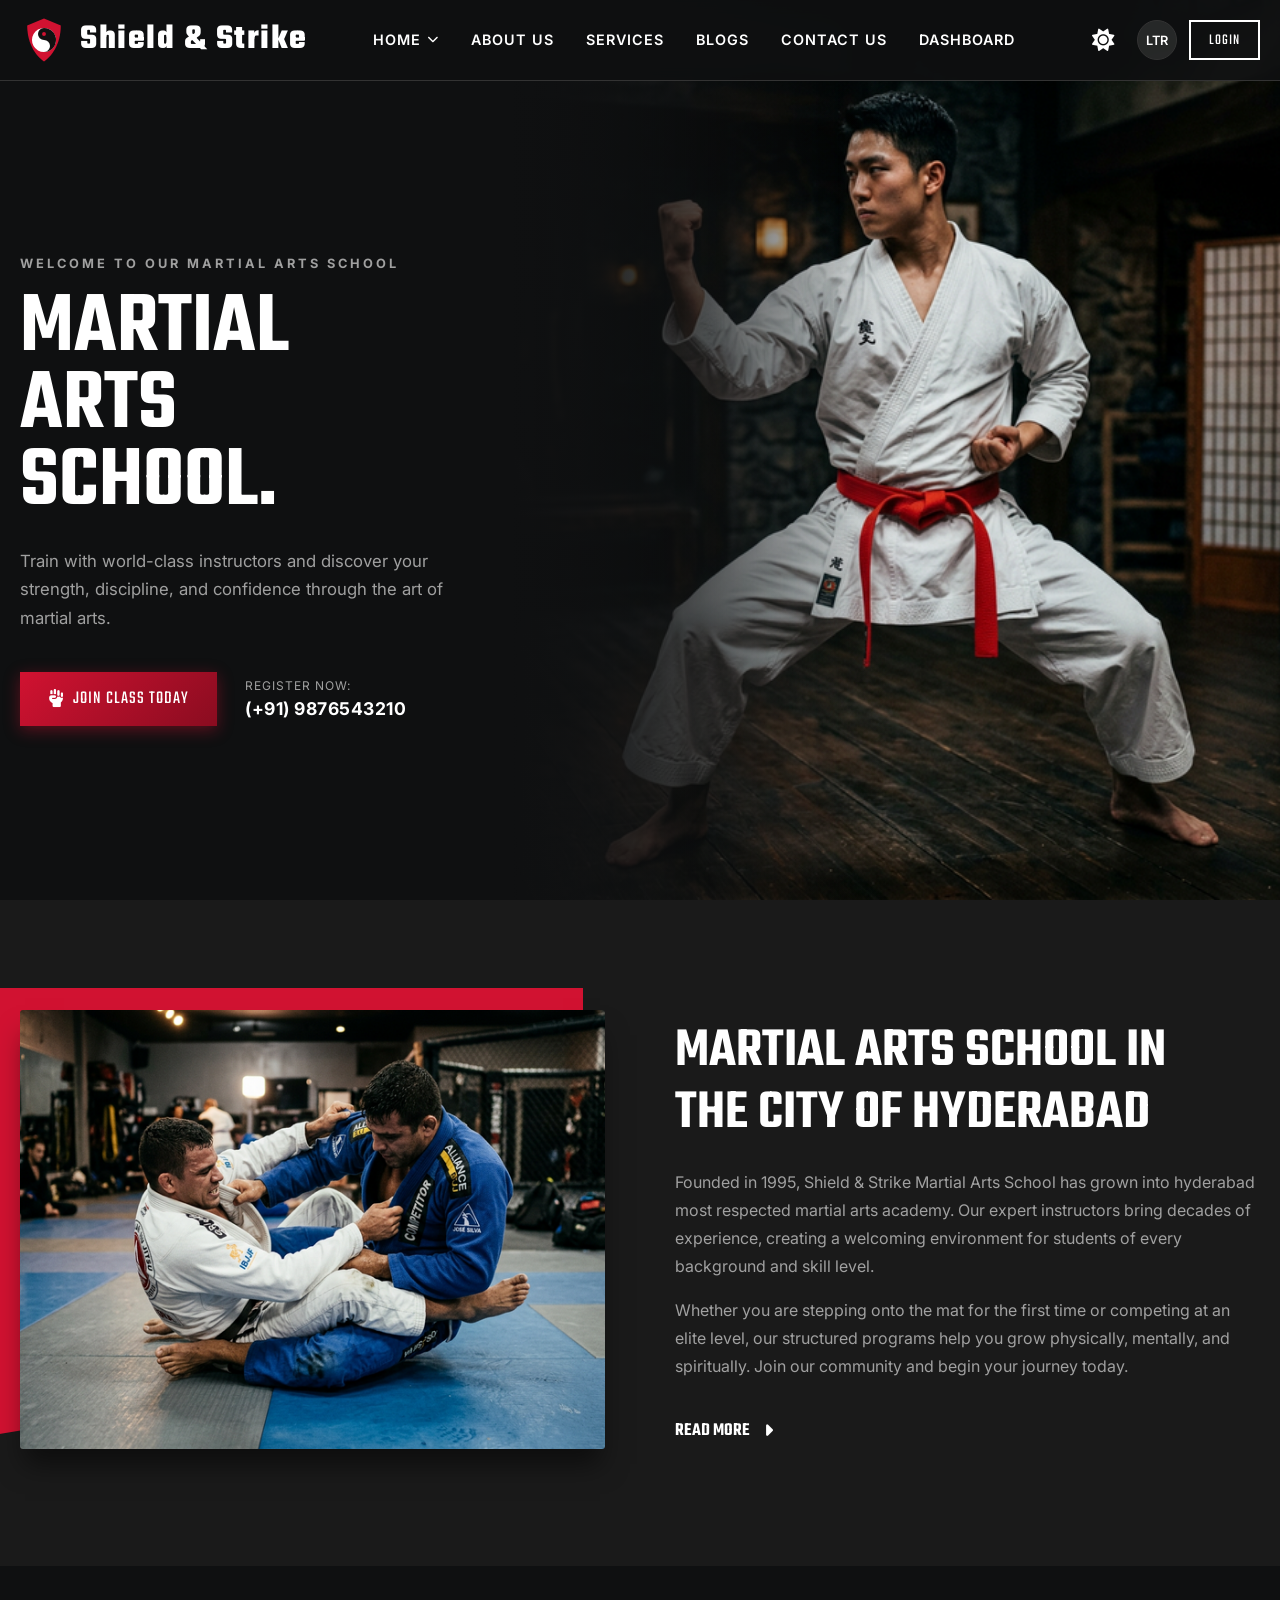
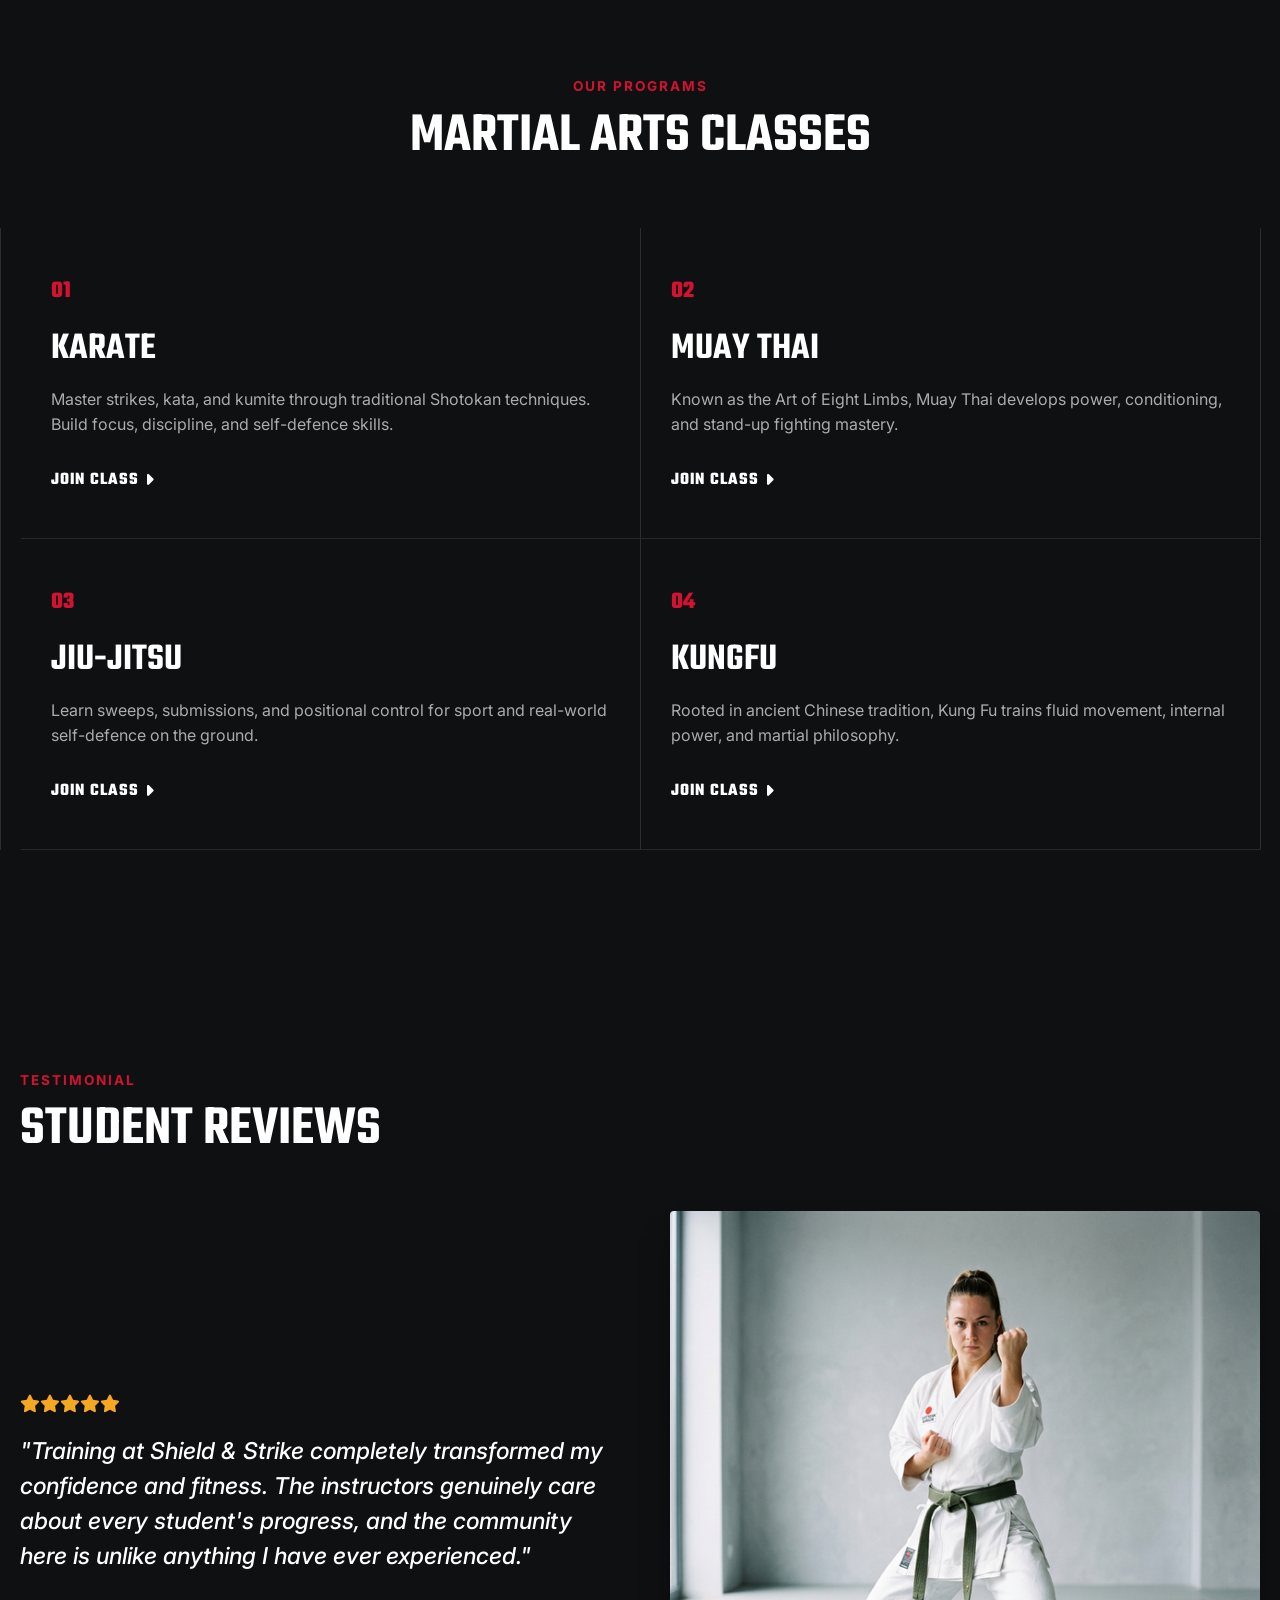
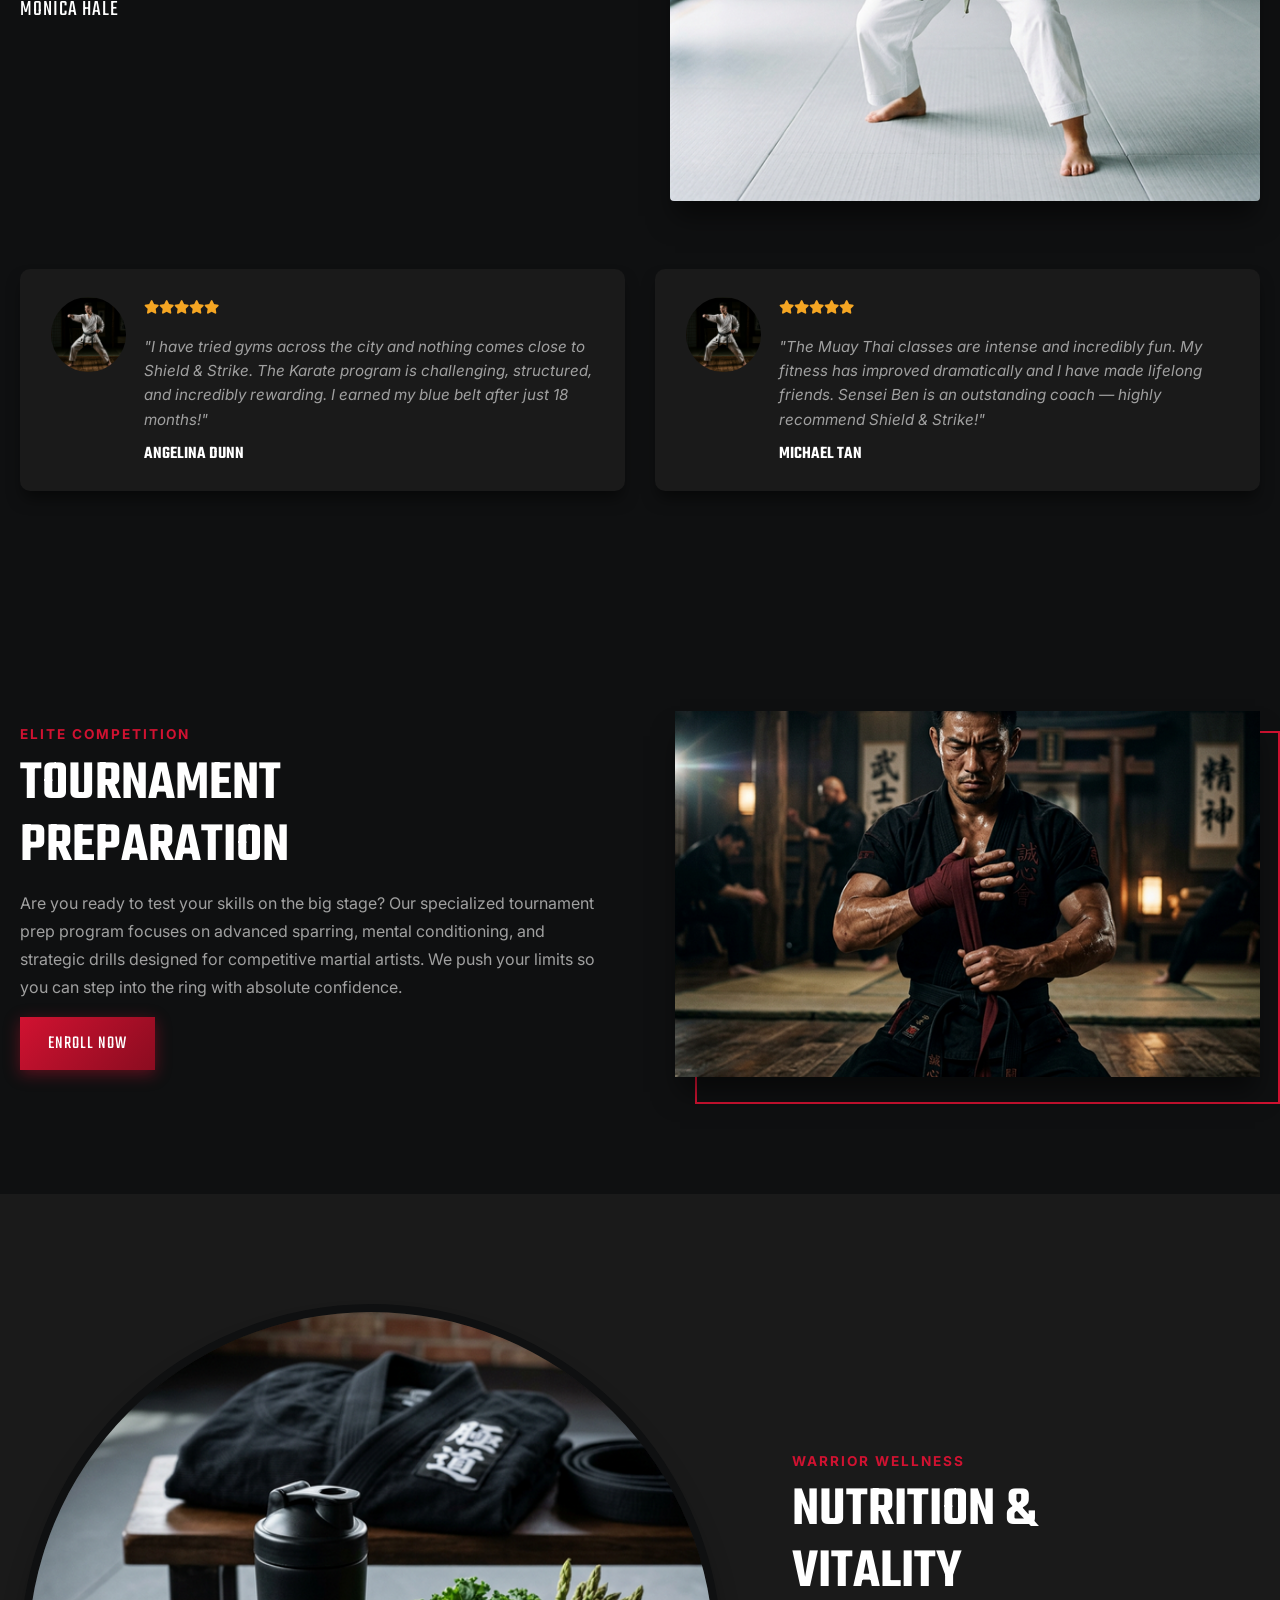
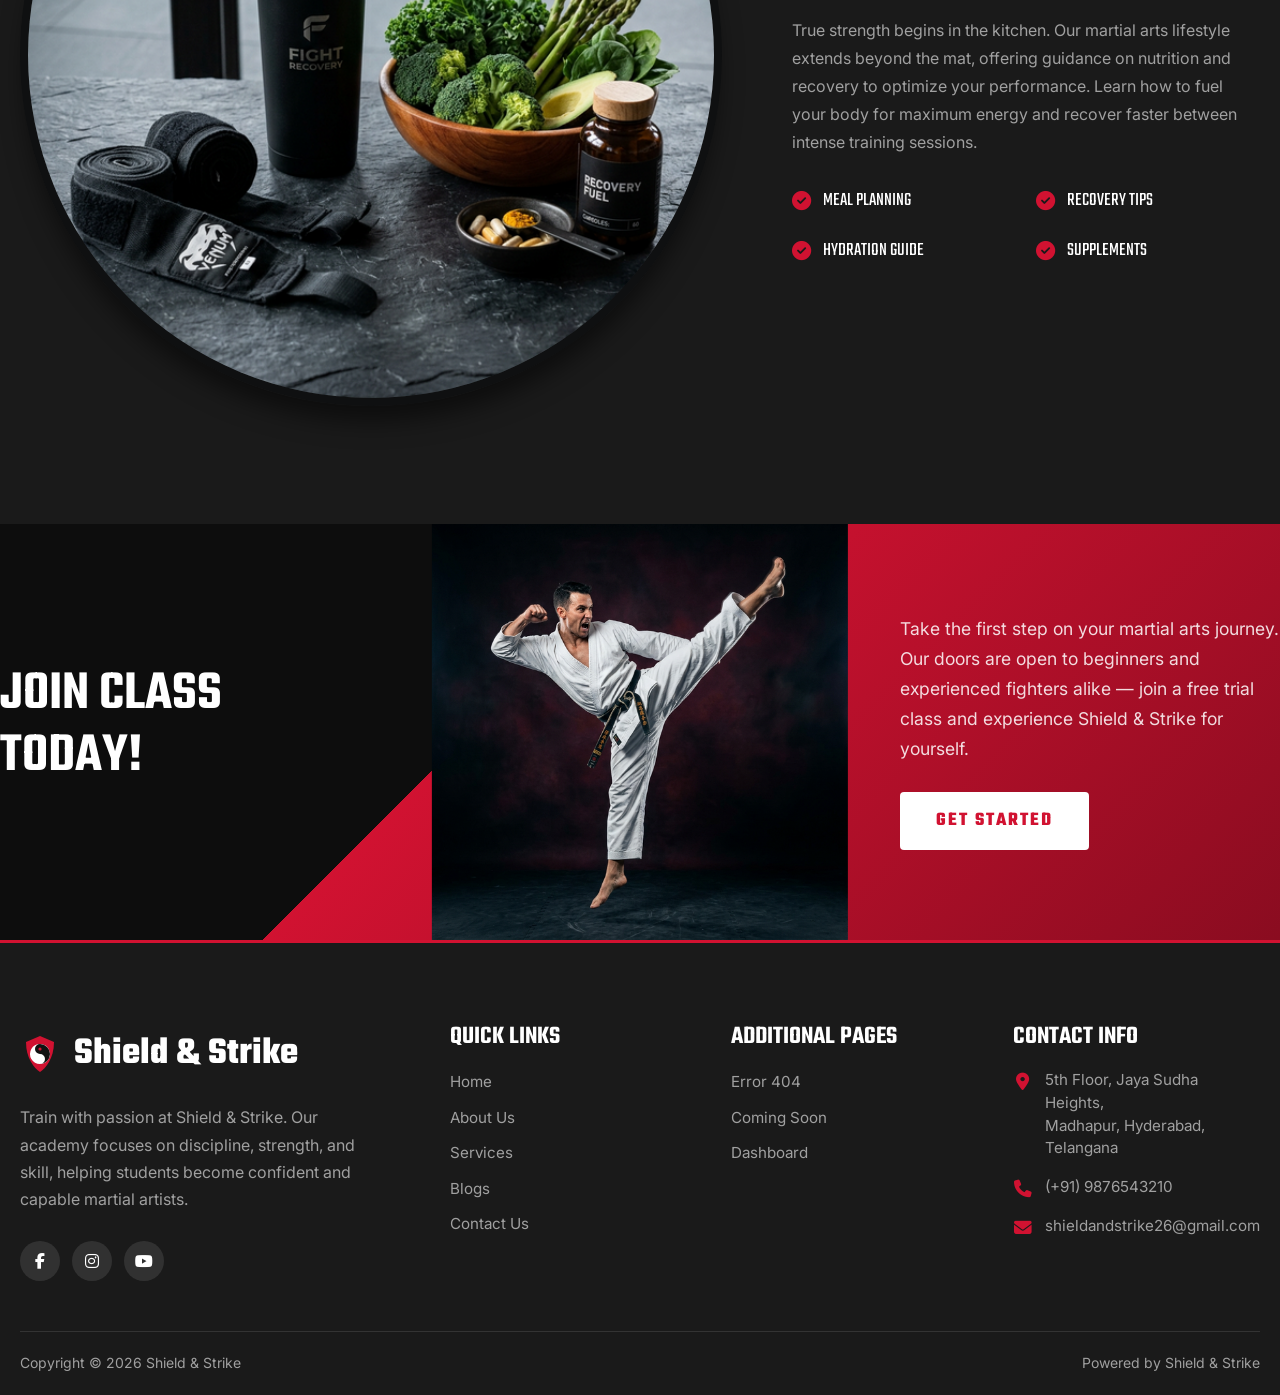
<file: index.html>
<!DOCTYPE html>
<html lang="en" data-theme="dark">
<head>
    <title>Shield & Strike</title>
    <link rel="preconnect" href="https://fonts.googleapis.com">
    <link rel="preconnect" href="https://fonts.gstatic.com" crossorigin>
    <link href="https://fonts.googleapis.com/css2?family=Teko:wght@400;500;600;700&family=Inter:wght@300;400;500;600;700&display=swap" rel="stylesheet">
    <link rel="stylesheet" href="https://cdnjs.cloudflare.com/ajax/libs/font-awesome/6.4.0/css/all.min.css">
    <link rel="stylesheet" href="css/global.css">
    <link rel="stylesheet" href="css/home.css">
    
    <link rel="icon" type="image/svg+xml" href="images/logo.svg">
    <link rel="alternate icon" type="image/x-icon" href="favicon.ico">
    <link rel="apple-touch-icon" href="images/logo.svg">
    <style>
      header.scrolled { box-shadow: 0 4px 28px rgba(0,0,0,0.4); }
      [data-animate] { opacity: 0; transform: translateY(28px); transition: opacity 0.6s ease, transform 0.6s ease; }
      [data-animate].animated { opacity: 1; transform: translateY(0); }
      [data-animate][data-delay="1"] { transition-delay: 0.1s; }
      [data-animate][data-delay="2"] { transition-delay: 0.2s; }
      [data-animate][data-delay="3"] { transition-delay: 0.3s; }
    </style>
</head>
<body>
    
    <header>
        <div class="container nav-container">
            <a href="index.html" class="logo">
                <img src="images/logo.svg" alt="Shield & Strike Logo">
                <span>Shield & Strike</span>
            </a>

            <ul class="nav-links" id="nav-links">
                <li>
                    <span class="nav-dropdown" tabindex="0" role="button" aria-haspopup="true">
                        Home <i class="fa-solid fa-chevron-down"></i>
                    </span>
                    <div class="dropdown-menu" role="menu">
                        <a href="index.html" role="menuitem"><i class="fa-solid fa-house"></i>&nbsp; Home</a>
                        <a href="pages/home2.html" role="menuitem"><i class="fa-solid fa-dumbbell"></i>&nbsp; Home 2</a>
                    </div>
                </li>
                <li><a href="pages/about.html">About us</a></li>
                <li><a href="pages/services.html">Services</a></li>
                <li><a href="pages/blogs.html">Blogs</a></li>
                <li><a href="pages/contact.html">Contact Us</a></li>
                <li><a href="pages/dashboard.html">Dashboard</a></li>
            </ul>

            <div class="header-actions">
                <button id="theme-toggle" class="action-btn theme-toggle" aria-label="Toggle theme">
                    <i class="fa-solid fa-sun"></i>
                </button>
                <button id="rtl-toggle" class="action-btn rtl-toggle" aria-label="Toggle LTR/RTL">
                    LTR
                </button>
                <a href="pages/login.html" class="action-btn login-btn" aria-label="Login">
                    <i class="fa-solid fa-user"></i>
                </a>
                <a href="pages/login.html#signup" class="btn btn-outline get-started-btn">LOGIN</a>
                <button class="hamburger" aria-label="Toggle menu" aria-expanded="false">
                    <i class="fa-solid fa-bars"></i>
                </button>
            </div>
        </div>
    </header>

    <section class="hero" id="home">
        <div class="hero-bg"></div>
        <div class="hero-overlay"></div>
        <div class="container">
            <div class="hero-content">
                <span class="hero-eyebrow">WELCOME TO OUR MARTIAL ARTS SCHOOL</span>
                <h1 class="hero-title">MARTIAL<br>ARTS<br>SCHOOL.</h1>
                <p class="hero-desc">Train with world-class instructors and discover your strength, discipline, and confidence through the art of martial arts.</p>
                <div class="hero-cta">
                    <a href="#join" class="btn btn-primary"><i class="fa-solid fa-fist-raised"></i> JOIN CLASS TODAY</a>
                    <div class="hero-phone">
                        <small>Register now:</small>
                        <a href="tel:+11234567890">(+91) 9876543210</a>
                    </div>
                </div>
            </div>
        </div>
    </section>

    
    <section class="about" id="about">
        <div class="container about-grid">
            <div class="about-visual" data-animate>
                <img src="images/programs.png" alt="Martial Arts Training Class" class="about-img">
            </div>
            <div class="about-content">
                <h2 class="about-title" data-animate>MARTIAL ARTS SCHOOL IN<br>THE CITY OF HYDERABAD </h2>
                <p class="about-text" data-animate data-delay="1">Founded in 1995, Shield & Strike Martial Arts School has grown into hyderabad most respected martial arts academy. Our expert instructors bring decades of experience, creating a welcoming environment for students of every background and skill level.</p>
                <p class="about-text" data-animate data-delay="2">Whether you are stepping onto the mat for the first time or competing at an elite level, our structured programs help you grow physically, mentally, and spiritually. Join our community and begin your journey today.</p>
                <a href="pages/about.html" class="read-more" data-animate data-delay="3">READ MORE &nbsp;<i class="fa-solid fa-caret-right"></i></a>
            </div>
        </div>
    </section>

    
    <section class="programs" id="programs">
        <div class="container">
            <div class="section-header">
                <span class="section-label">OUR PROGRAMS</span>
                <h2 class="section-title" data-animate>MARTIAL ARTS CLASSES</h2>
            </div>
        </div>
        <div class="programs-grid container">
            <div class="program-card" data-animate>
                <div class="program-content">
                    <div class="program-number">01</div>
                    <h3 class="program-title">KARATE</h3>
                    <p class="program-desc">Master strikes, kata, and kumite through traditional Shotokan techniques. Build focus, discipline, and self-defence skills.</p>
                    <a href="pages/service-detail.html?service=karate" class="join-link">JOIN CLASS <i class="fa-solid fa-caret-right"></i></a>
                </div>
            </div>
            <div class="program-card" data-animate data-delay="1">
                <div class="program-content">
                    <div class="program-number">02</div>
                    <h3 class="program-title">MUAY THAI</h3>
                    <p class="program-desc">Known as the Art of Eight Limbs, Muay Thai develops power, conditioning, and stand-up fighting mastery.</p>
                    <a href="pages/service-detail.html?service=muay-thai" class="join-link">JOIN CLASS <i class="fa-solid fa-caret-right"></i></a>
                </div>
            </div>
            <div class="program-card" data-animate data-delay="2">
                <div class="program-content">
                    <div class="program-number">03</div>
                    <h3 class="program-title">JIU-JITSU</h3>
                    <p class="program-desc">Learn sweeps, submissions, and positional control for sport and real-world self-defence on the ground.</p>
                    <a href="pages/service-detail.html?service=jiu-jitsu" class="join-link">JOIN CLASS <i class="fa-solid fa-caret-right"></i></a>
                </div>
            </div>
            <div class="program-card" data-animate data-delay="3">
                <div class="program-content">
                    <div class="program-number">04</div>
                    <h3 class="program-title">KUNGFU</h3>
                    <p class="program-desc">Rooted in ancient Chinese tradition, Kung Fu trains fluid movement, internal power, and martial philosophy.</p>
                    <a href="pages/service-detail.html?service=kung-fu" class="join-link">JOIN CLASS <i class="fa-solid fa-caret-right"></i></a>
                </div>
            </div>
        </div>
    </section>

    
    <section class="testimonials" id="testimonial">
        <div class="container">
            <span class="section-label">TESTIMONIAL</span>
            <h2 class="section-title" style="margin-bottom:50px" data-animate>STUDENT REVIEWS</h2>

            <div class="testi-top">
                <div class="testi-left" data-animate>
                    <div class="stars">
                        <i class="fa-solid fa-star"></i><i class="fa-solid fa-star"></i><i class="fa-solid fa-star"></i><i class="fa-solid fa-star"></i><i class="fa-solid fa-star"></i>
                    </div>
                    <p class="testi-quote">"Training at Shield & Strike completely transformed my confidence and fitness. The instructors genuinely care about every student's progress, and the community here is unlike anything I have ever experienced."</p>
                    <span class="testi-author">MONICA HALE</span>
                </div>
                <div class="testi-right" data-animate data-delay="1">
                    <img src="images/testimonial_woman.png" alt="Monica Hale" class="testi-img">
                </div>
            </div>

            <div class="testi-grid">
                <div class="review-card" data-animate>
                    <img src="images/testimonial_man.png" alt="Angelina Dunn" class="review-avatar">
                    <div class="review-body">
                        <div class="stars"><i class="fa-solid fa-star"></i><i class="fa-solid fa-star"></i><i class="fa-solid fa-star"></i><i class="fa-solid fa-star"></i><i class="fa-solid fa-star"></i></div>
                        <p>"I have tried gyms across the city and nothing comes close to Shield & Strike. The Karate program is challenging, structured, and incredibly rewarding. I earned my blue belt after just 18 months!"</p>
                        <h5>ANGELINA DUNN</h5>
                    </div>
                </div>
                <div class="review-card" data-animate data-delay="1">
                    <img src="images/testimonial_man.png" alt="Michael Tan" class="review-avatar">
                    <div class="review-body">
                        <div class="stars"><i class="fa-solid fa-star"></i><i class="fa-solid fa-star"></i><i class="fa-solid fa-star"></i><i class="fa-solid fa-star"></i><i class="fa-solid fa-star"></i></div>
                        <p>"The Muay Thai classes are intense and incredibly fun. My fitness has improved dramatically and I have made lifelong friends. Sensei Ben is an outstanding coach — highly recommend Shield & Strike!"</p>
                        <h5>MICHAEL TAN</h5>
                    </div>
                </div>
            </div>
        </div>
    </section>

    <section class="tournament-prep" id="tournament">
        <div class="container tp-grid">
            <div class="tp-content">
                <span class="section-label" data-animate>ELITE COMPETITION</span>
                <h2 class="section-title" data-animate data-delay="1">TOURNAMENT<br>PREPARATION</h2>
                <p class="about-text" data-animate data-delay="2">Are you ready to test your skills on the big stage? Our specialized tournament prep program focuses on advanced sparring, mental conditioning, and strategic drills designed for competitive martial artists. We push your limits so you can step into the ring with absolute confidence.</p>
                <a href="pages/contact.html" class="btn btn-primary" data-animate data-delay="3">ENROLL NOW</a>
            </div>
            <div class="tp-visual" data-animate>
                <img src="images/tournament_prep.png" alt="Tournament Preparation" class="tp-img">
            </div>
        </div>
    </section>

    <section class="nutrition-vitality" id="nutrition">
        <div class="container nv-grid">
            <div class="nv-visual" data-animate>
                <img src="images/nutrition_recovery.png" alt="Nutrition & Recovery" class="nv-img">
            </div>
            <div class="nv-content">
                <span class="section-label" data-animate>WARRIOR WELLNESS</span>
                <h2 class="section-title" data-animate data-delay="1">NUTRITION &<br>VITALITY</h2>
                <p class="about-text" data-animate data-delay="2">True strength begins in the kitchen. Our martial arts lifestyle extends beyond the mat, offering guidance on nutrition and recovery to optimize your performance. Learn how to fuel your body for maximum energy and recover faster between intense training sessions.</p>
                <div class="nv-features">
                    <div class="nv-feature" data-animate data-delay="1"><i class="fa-solid fa-check-circle"></i> MEAL PLANNING</div>
                    <div class="nv-feature" data-animate data-delay="2"><i class="fa-solid fa-check-circle"></i> RECOVERY TIPS</div>
                    <div class="nv-feature" data-animate data-delay="3"><i class="fa-solid fa-check-circle"></i> HYDRATION GUIDE</div>
                    <div class="nv-feature" data-animate data-delay="4"><i class="fa-solid fa-check-circle"></i> SUPPLEMENTS</div>
                </div>
            </div>
        </div>
    </section>

    <section class="global-join" id="join">
        <div class="global-join-bg-red"></div>
        <img src="images/join_class.png" alt="High kick martial artist" class="global-join-fighter">
        <div class="container global-join-inner">
            <h2 class="global-join-title" data-animate>JOIN CLASS<br>TODAY!</h2>
            <div class="global-join-right" data-animate data-delay="1">
                <p>Take the first step on your martial arts journey. Our doors are open to beginners and experienced fighters alike — join a free trial class and experience Shield & Strike for yourself.</p>
                <a href="pages/contact.html" class="btn btn-white" style="padding: 14px 36px; font-size:1.2rem; letter-spacing:2px;">GET STARTED</a>
            </div>
        </div>
    </section>

        
    <footer>
        <div class="container">
            <div class="footer-grid">
                <div>
                    <a href="index.html" class="footer-logo">
                        <img src="images/logo.svg" alt="Shield & Strike Logo" style="height: 40px; margin-right: 10px;">
                        Shield & Strike
                    </a>
                    <p class="footer-desc">Train with passion at Shield & Strike. Our academy focuses on discipline, strength, and skill, helping students become confident and capable martial artists.</p>
                    <div class="social-links">
                        <a href="#" aria-label="Facebook"><i class="fa-brands fa-facebook-f"></i></a>
                        <a href="#" aria-label="Instagram"><i class="fa-brands fa-instagram"></i></a>
                        <a href="#" aria-label="YouTube"><i class="fa-brands fa-youtube"></i></a>
                    </div>
                </div>
                <div>
                    <h3 class="footer-title">QUICK LINKS</h3>
                    <ul class="footer-links">
                        <li><a href="index.html">Home <i class="fa-solid fa-arrow-right"></i></a></li>
                        <li><a href="pages/about.html">About Us <i class="fa-solid fa-arrow-right"></i></a></li>
                        <li><a href="pages/services.html">Services <i class="fa-solid fa-arrow-right"></i></a></li>
                        <li><a href="pages/blogs.html">Blogs <i class="fa-solid fa-arrow-right"></i></a></li>
                        <li><a href="pages/contact.html">Contact Us <i class="fa-solid fa-arrow-right"></i></a></li>
                    </ul>
                </div>
                <div>
                    <h3 class="footer-title">ADDITIONAL PAGES</h3>
                    <ul class="footer-links">
                        <li><a href="pages/404.html">Error 404 <i class="fa-solid fa-arrow-right"></i></a></li>
                        <li><a href="pages/coming-soon.html">Coming Soon <i class="fa-solid fa-arrow-right"></i></a></li>
                        <li><a href="pages/dashboard.html">Dashboard <i class="fa-solid fa-arrow-right"></i></a></li>
                    </ul>
                </div>
                <div>
                    <h3 class="footer-title">CONTACT INFO</h3>
                    <ul class="footer-contact-info">
                        <li>
                            <i class="fa-solid fa-location-dot"></i>
                            <span>5th Floor, Jaya Sudha Heights,<br>Madhapur, Hyderabad, Telangana</span>
                        </li>
                        <li>
                            <i class="fa-solid fa-phone"></i>
                            <a href="tel:+919876543210">(+91) 9876543210</a>
                        </li>
                        <li>
                            <i class="fa-solid fa-envelope"></i>
                            <a href="mailto:shieldandstrike26@gmail.com">shieldandstrike26@gmail.com</a>
                        </li>
                    </ul>
                </div>
            </div>
            <div class="footer-bottom">
                <p>Copyright &copy; 2026 Shield & Strike</p>
                <p>Powered by Shield & Strike</p>
            </div>
        </div>
    </footer>
    <script src="js/home.js"></script>
</body>
</html>
</file>
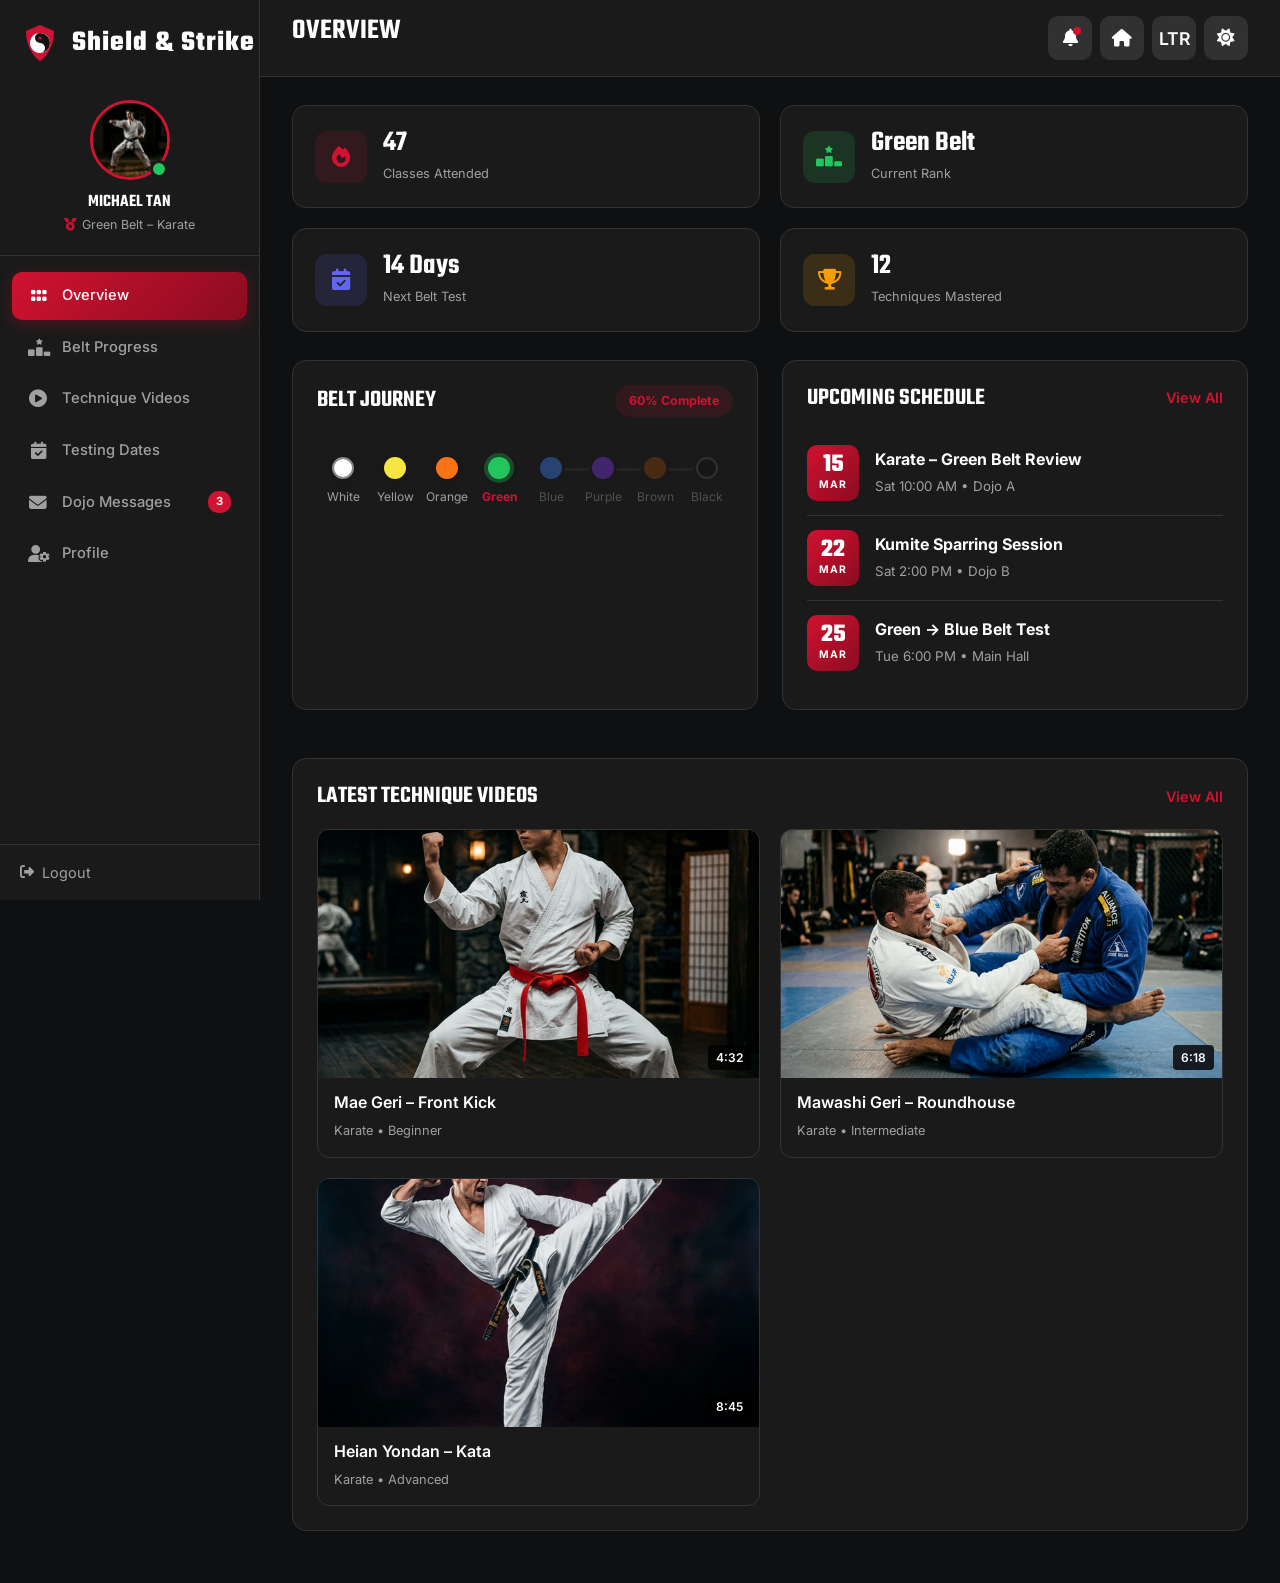
<file: dashboard.html>
<!DOCTYPE html>
<html lang="en" data-theme="dark">
<head>
    <title>Dashboard – Shield & Strike Martial Arts</title>
    <link rel="preconnect" href="https://fonts.googleapis.com">
    <link rel="preconnect" href="https://fonts.gstatic.com" crossorigin>
    <link href="https://fonts.googleapis.com/css2?family=Teko:wght@400;500;600;700&family=Inter:wght@300;400;500;600;700&display=swap" rel="stylesheet">
    <link rel="stylesheet" href="https://cdnjs.cloudflare.com/ajax/libs/font-awesome/6.4.0/css/all.min.css">
    <link rel="stylesheet" href="../css/global.css">
    <link rel="stylesheet" href="../css/dashboard.css">
    
    <link rel="icon" type="image/svg+xml" href="../images/logo.svg">
    <link rel="alternate icon" type="image/x-icon" href="../favicon.ico">
    <link rel="apple-touch-icon" href="../images/logo.svg">
</head>
<body>

    
    <aside class="dash-sidebar" id="sidebar">
        <div class="sidebar-header">
            <a href="../index.html" class="logo">
                <img src="../images/logo.svg" alt="Shield & Strike Logo" style="height: 40px;">
                <span style="font-size: 1.8rem; letter-spacing: 1px;">Shield & Strike</span>
            </a>
            <button class="sidebar-close" id="sidebar-close" aria-label="Close sidebar"><i class="fa-solid fa-xmark"></i></button>
        </div>

        <div class="sidebar-profile">
            <div class="sidebar-avatar">
                <img src="../images/testimonial_man.png" alt="Student Avatar">
                <span class="avatar-belt-dot" title="Green Belt"></span>
            </div>
            <h4 class="sidebar-name">Michael Tan</h4>
            <span class="sidebar-rank"><i class="fa-solid fa-medal"></i> Green Belt – Karate</span>
        </div>

        <nav class="sidebar-nav">
            <a href="#" class="sidebar-link active" data-section="overview">
                <i class="fa-solid fa-grip"></i><span>Overview</span>
            </a>
            <a href="#" class="sidebar-link" data-section="belt-progress">
                <i class="fa-solid fa-ranking-star"></i><span>Belt Progress</span>
            </a>
            <a href="#" class="sidebar-link" data-section="videos">
                <i class="fa-solid fa-play-circle"></i><span>Technique Videos</span>
            </a>
            <a href="#" class="sidebar-link" data-section="testing">
                <i class="fa-solid fa-calendar-check"></i><span>Testing Dates</span>
            </a>
            <a href="#" class="sidebar-link" data-section="messages">
                <i class="fa-solid fa-envelope"></i><span>Dojo Messages</span>
                <span class="sidebar-badge">3</span>
            </a>
            <a href="#" class="sidebar-link" data-section="profile">
                <i class="fa-solid fa-user-gear"></i><span>Profile</span>
            </a>
        </nav>

        <div class="sidebar-footer">
            <a href="login.html" class="sidebar-logout"><i class="fa-solid fa-right-from-bracket"></i><span>Logout</span></a>
        </div>
    </aside>

    
    <div class="sidebar-overlay" id="sidebar-overlay"></div>

    
    <main class="dash-main">
        
        <div class="dash-topbar">
            <button class="dash-hamburger" id="sidebar-open" aria-label="Open sidebar">
                <i class="fa-solid fa-bars"></i>
            </button>
            <h2 class="topbar-title" id="topbar-title">Overview</h2>
            <div class="topbar-actions">
                <button class="topbar-btn" title="Notifications"><i class="fa-solid fa-bell"></i><span class="notif-dot"></span></button>
                <a href="../index.html" class="topbar-btn" title="Back to Website"><i class="fa-solid fa-house"></i></a>
                <button id="rtl-toggle" class="topbar-btn rtl-toggle" title="Toggle LTR/RTL">
                    LTR
                </button>
                <button id="theme-toggle" class="topbar-btn theme-toggle" title="Toggle Theme">
                    <i class="fa-solid fa-sun"></i>
                </button>
            </div>
        </div>

        
        <section class="dash-section active" id="sec-overview">
            
            <div class="stats-row">
                <div class="stat-card">
                    <div class="stat-icon"><i class="fa-solid fa-fire"></i></div>
                    <div>
                        <span class="stat-value">47</span>
                        <span class="stat-label">Classes Attended</span>
                    </div>
                </div>
                <div class="stat-card">
                    <div class="stat-icon" style="background:rgba(34,197,94,0.15);color:#22c55e;"><i class="fa-solid fa-ranking-star"></i></div>
                    <div>
                        <span class="stat-value">Green Belt</span>
                        <span class="stat-label">Current Rank</span>
                    </div>
                </div>
                <div class="stat-card">
                    <div class="stat-icon" style="background:rgba(99,102,241,0.15);color:#6366f1;"><i class="fa-solid fa-calendar-check"></i></div>
                    <div>
                        <span class="stat-value">14 Days</span>
                        <span class="stat-label">Next Belt Test</span>
                    </div>
                </div>
                <div class="stat-card">
                    <div class="stat-icon" style="background:rgba(245,158,11,0.15);color:#f59e0b;"><i class="fa-solid fa-trophy"></i></div>
                    <div>
                        <span class="stat-value">12</span>
                        <span class="stat-label">Techniques Mastered</span>
                    </div>
                </div>
            </div>

            
            <div class="dash-grid-2">
                <div class="dash-card">
                    <div class="card-header">
                        <h3>Belt Journey</h3>
                        <span class="card-badge">60% Complete</span>
                    </div>
                    <div class="belt-timeline-mini">
                        <div class="belt-step completed"><span class="belt-dot" style="background:#fff;border:2px solid #888;"></span><span>White</span></div>
                        <div class="belt-step completed"><span class="belt-dot" style="background:#f5e642;"></span><span>Yellow</span></div>
                        <div class="belt-step completed"><span class="belt-dot" style="background:#f97316;"></span><span>Orange</span></div>
                        <div class="belt-step active"><span class="belt-dot" style="background:#22c55e;"></span><span>Green</span></div>
                        <div class="belt-step"><span class="belt-dot" style="background:#3b82f6;"></span><span>Blue</span></div>
                        <div class="belt-step"><span class="belt-dot" style="background:#7c3aed;"></span><span>Purple</span></div>
                        <div class="belt-step"><span class="belt-dot" style="background:#92400e;"></span><span>Brown</span></div>
                        <div class="belt-step"><span class="belt-dot" style="background:#111;border:2px solid #555;"></span><span>Black</span></div>
                    </div>
                </div>
                <div class="dash-card">
                    <div class="card-header">
                        <h3>Upcoming Schedule</h3>
                        <a href="#" class="card-link" data-goto="testing">View All</a>
                    </div>
                    <ul class="schedule-list">
                        <li>
                            <div class="sched-date"><span class="sched-day">15</span><span class="sched-month">MAR</span></div>
                            <div><strong>Karate – Green Belt Review</strong><br><small>Sat 10:00 AM • Dojo A</small></div>
                        </li>
                        <li>
                            <div class="sched-date"><span class="sched-day">22</span><span class="sched-month">MAR</span></div>
                            <div><strong>Kumite Sparring Session</strong><br><small>Sat 2:00 PM • Dojo B</small></div>
                        </li>
                        <li>
                            <div class="sched-date"><span class="sched-day">25</span><span class="sched-month">MAR</span></div>
                            <div><strong>Green → Blue Belt Test</strong><br><small>Tue 6:00 PM • Main Hall</small></div>
                        </li>
                    </ul>
                </div>
            </div>

            
            <div class="dash-card">
                <div class="card-header">
                    <h3>Latest Technique Videos</h3>
                    <a href="#" class="card-link" data-goto="videos">View All</a>
                </div>
                <div class="video-grid">
                    <div class="video-card">
                        <div class="video-thumb"><img src="../images/hero.png" alt="Front Kick"><div class="play-overlay"><i class="fa-solid fa-play"></i></div><span class="video-duration">4:32</span></div>
                        <div class="video-info"><h4>Mae Geri – Front Kick</h4><span>Karate • Beginner</span></div>
                    </div>
                    <div class="video-card">
                        <div class="video-thumb"><img src="../images/programs.png" alt="Roundhouse"><div class="play-overlay"><i class="fa-solid fa-play"></i></div><span class="video-duration">6:18</span></div>
                        <div class="video-info"><h4>Mawashi Geri – Roundhouse</h4><span>Karate • Intermediate</span></div>
                    </div>
                    <div class="video-card">
                        <div class="video-thumb"><img src="../images/join_class.png" alt="Kata"><div class="play-overlay"><i class="fa-solid fa-play"></i></div><span class="video-duration">8:45</span></div>
                        <div class="video-info"><h4>Heian Yondan – Kata</h4><span>Karate • Advanced</span></div>
                    </div>
                </div>
            </div>
        </section>

        
        <section class="dash-section" id="sec-belt-progress">
            <div class="dash-card">
                <div class="card-header"><h3>Your Belt Journey</h3></div>
                <p style="color:var(--text-secondary);margin-bottom:30px;">Track your progression from White Belt to Black Belt. Each belt requires mastering specific techniques, attending minimum classes, and passing the belt test.</p>
                <div class="belt-progress-full">
                    
                    <div class="bp-row completed">
                        <div class="bp-indicator"><span class="bp-dot" style="background:#fff;border:2px solid #888;"></span><span class="bp-line"></span></div>
                        <div class="bp-card">
                            <div class="bp-card-head"><h4>White Belt <i class="fa-solid fa-circle-check" style="color:#22c55e;"></i></h4><span class="bp-date">Earned: Jan 2025</span></div>
                            <p>Fundamentals — basic stances, blocks, and etiquette.</p>
                            <div class="bp-progress-bar"><div class="bp-fill" style="width:100%;"></div></div>
                        </div>
                    </div>
                    
                    <div class="bp-row completed">
                        <div class="bp-indicator"><span class="bp-dot" style="background:#f5e642;"></span><span class="bp-line"></span></div>
                        <div class="bp-card">
                            <div class="bp-card-head"><h4>Yellow Belt <i class="fa-solid fa-circle-check" style="color:#22c55e;"></i></h4><span class="bp-date">Earned: Apr 2025</span></div>
                            <p>Expanded strikes, first kata (Heian Shodan), and light sparring.</p>
                            <div class="bp-progress-bar"><div class="bp-fill" style="width:100%;"></div></div>
                        </div>
                    </div>
                    
                    <div class="bp-row completed">
                        <div class="bp-indicator"><span class="bp-dot" style="background:#f97316;"></span><span class="bp-line"></span></div>
                        <div class="bp-card">
                            <div class="bp-card-head"><h4>Orange Belt <i class="fa-solid fa-circle-check" style="color:#22c55e;"></i></h4><span class="bp-date">Earned: Aug 2025</span></div>
                            <p>Combination drills, Heian Nidan, controlled kumite.</p>
                            <div class="bp-progress-bar"><div class="bp-fill" style="width:100%;"></div></div>
                        </div>
                    </div>
                    
                    <div class="bp-row active">
                        <div class="bp-indicator"><span class="bp-dot" style="background:#22c55e;"></span><span class="bp-line"></span></div>
                        <div class="bp-card">
                            <div class="bp-card-head"><h4>Green Belt <span class="bp-current">CURRENT</span></h4><span class="bp-date">Since: Dec 2025</span></div>
                            <p>Advanced kata (Heian Yondan), ippon sparring, self-defence applications.</p>
                            <div class="bp-checklist">
                                <label><input type="checkbox" checked disabled> Heian Sandan</label>
                                <label><input type="checkbox" checked disabled> Heian Yondan</label>
                                <label><input type="checkbox" disabled> Ippon Kumite (5 sets)</label>
                                <label><input type="checkbox" disabled> 50 classes attended</label>
                            </div>
                            <div class="bp-progress-bar"><div class="bp-fill" style="width:60%;"></div></div>
                            <span style="font-size:0.8rem;color:var(--text-secondary);">60% — 2 requirements remaining</span>
                        </div>
                    </div>
                    
                    <div class="bp-row locked">
                        <div class="bp-indicator"><span class="bp-dot" style="background:#3b82f6;"></span><span class="bp-line"></span></div>
                        <div class="bp-card">
                            <div class="bp-card-head"><h4>Blue Belt <i class="fa-solid fa-lock" style="color:var(--text-secondary);"></i></h4></div>
                            <p>Tekki Shodan, advanced kumite, tournament preparation.</p>
                            <div class="bp-progress-bar"><div class="bp-fill" style="width:0%;"></div></div>
                        </div>
                    </div>
                    
                    <div class="bp-row locked">
                        <div class="bp-indicator"><span class="bp-dot" style="background:#7c3aed;"></span><span class="bp-line"></span></div>
                        <div class="bp-card">
                            <div class="bp-card-head"><h4>Purple Belt <i class="fa-solid fa-lock" style="color:var(--text-secondary);"></i></h4></div>
                            <p>Bassai Dai, advanced self-defence, teaching assistant role.</p>
                            <div class="bp-progress-bar"><div class="bp-fill" style="width:0%;"></div></div>
                        </div>
                    </div>
                    
                    <div class="bp-row locked">
                        <div class="bp-indicator"><span class="bp-dot" style="background:#92400e;"></span><span class="bp-line"></span></div>
                        <div class="bp-card">
                            <div class="bp-card-head"><h4>Brown Belt <i class="fa-solid fa-lock" style="color:var(--text-secondary);"></i></h4></div>
                            <p>Kanku Dai, free sparring mastery, mentoring juniors.</p>
                            <div class="bp-progress-bar"><div class="bp-fill" style="width:0%;"></div></div>
                        </div>
                    </div>
                    
                    <div class="bp-row locked">
                        <div class="bp-indicator"><span class="bp-dot" style="background:#111;border:2px solid #555;"></span></div>
                        <div class="bp-card">
                            <div class="bp-card-head"><h4>Black Belt <i class="fa-solid fa-lock" style="color:var(--text-secondary);"></i></h4></div>
                            <p>Full curriculum mastery, Shodan examination, lifetime commitment.</p>
                            <div class="bp-progress-bar"><div class="bp-fill" style="width:0%;"></div></div>
                        </div>
                    </div>
                </div>
            </div>
        </section>

        
        <section class="dash-section" id="sec-videos">
            <div class="dash-card">
                <div class="card-header"><h3>Technique Videos</h3></div>
                <div class="video-filters">
                    <button class="vid-filter active" data-filter="all">All</button>
                    <button class="vid-filter" data-filter="beginner">Beginner</button>
                    <button class="vid-filter" data-filter="intermediate">Intermediate</button>
                    <button class="vid-filter" data-filter="advanced">Advanced</button>
                </div>
            </div>
            <div class="video-grid video-grid-full">
                <div class="video-card" data-level="beginner">
                    <div class="video-thumb"><img src="../images/hero.png" alt="Front Kick"><div class="play-overlay"><i class="fa-solid fa-play"></i></div><span class="video-duration">4:32</span></div>
                    <div class="video-info"><h4>Mae Geri – Front Kick</h4><span>Karate • Beginner</span></div>
                </div>
                <div class="video-card" data-level="beginner">
                    <div class="video-thumb"><img src="../images/about_james.png" alt="Basic Blocks"><div class="play-overlay"><i class="fa-solid fa-play"></i></div><span class="video-duration">5:10</span></div>
                    <div class="video-info"><h4>Age Uke – Rising Block</h4><span>Karate • Beginner</span></div>
                </div>
                <div class="video-card" data-level="intermediate">
                    <div class="video-thumb"><img src="../images/programs.png" alt="Roundhouse Kick"><div class="play-overlay"><i class="fa-solid fa-play"></i></div><span class="video-duration">6:18</span></div>
                    <div class="video-info"><h4>Mawashi Geri – Roundhouse</h4><span>Karate • Intermediate</span></div>
                </div>
                <div class="video-card" data-level="intermediate">
                    <div class="video-thumb"><img src="../images/home2_workout.png" alt="Combinations"><div class="play-overlay"><i class="fa-solid fa-play"></i></div><span class="video-duration">7:22</span></div>
                    <div class="video-info"><h4>Combination Strikes (3-hit)</h4><span>Karate • Intermediate</span></div>
                </div>
                <div class="video-card" data-level="advanced">
                    <div class="video-thumb"><img src="../images/join_class.png" alt="Kata"><div class="play-overlay"><i class="fa-solid fa-play"></i></div><span class="video-duration">8:45</span></div>
                    <div class="video-info"><h4>Heian Yondan – Kata</h4><span>Karate • Advanced</span></div>
                </div>
                <div class="video-card" data-level="advanced">
                    <div class="video-thumb"><img src="../images/about_hero_bg.png" alt="Sparring"><div class="play-overlay"><i class="fa-solid fa-play"></i></div><span class="video-duration">10:05</span></div>
                    <div class="video-info"><h4>Ippon Kumite – Sparring</h4><span>Karate • Advanced</span></div>
                </div>
            </div>
        </section>

        
        <section class="dash-section" id="sec-testing">
            <div class="dash-card">
                <div class="card-header"><h3>Upcoming Belt Tests & Events</h3></div>
                <div class="testing-timeline">
                    <div class="test-event upcoming">
                        <div class="test-date-box"><span class="test-day">15</span><span class="test-mo">MAR</span></div>
                        <div class="test-body">
                            <h4>Green Belt Review Session</h4>
                            <p><i class="fa-solid fa-clock"></i> Saturday 10:00 AM – 12:00 PM</p>
                            <p><i class="fa-solid fa-location-dot"></i> Dojo A, GELUD Academy</p>
                            <span class="test-tag review">Review</span>
                        </div>
                    </div>
                    <div class="test-event upcoming highlight">
                        <div class="test-date-box"><span class="test-day">25</span><span class="test-mo">MAR</span></div>
                        <div class="test-body">
                            <h4>Green → Blue Belt Examination</h4>
                            <p><i class="fa-solid fa-clock"></i> Tuesday 6:00 PM – 8:00 PM</p>
                            <p><i class="fa-solid fa-location-dot"></i> Main Hall, GELUD Academy</p>
                            <span class="test-tag exam">Belt Test</span>
                        </div>
                    </div>
                    <div class="test-event upcoming">
                        <div class="test-date-box"><span class="test-day">05</span><span class="test-mo">APR</span></div>
                        <div class="test-body">
                            <h4>Inter-Dojo Tournament</h4>
                            <p><i class="fa-solid fa-clock"></i> Saturday 9:00 AM – 5:00 PM</p>
                            <p><i class="fa-solid fa-location-dot"></i> NYC Martial Arts Center</p>
                            <span class="test-tag tournament">Tournament</span>
                        </div>
                    </div>
                    <div class="test-event past">
                        <div class="test-date-box"><span class="test-day">10</span><span class="test-mo">DEC</span></div>
                        <div class="test-body">
                            <h4>Orange → Green Belt Examination</h4>
                            <p><i class="fa-solid fa-clock"></i> Passed ✓</p>
                            <span class="test-tag passed">Passed</span>
                        </div>
                    </div>
                    <div class="test-event past">
                        <div class="test-date-box"><span class="test-day">18</span><span class="test-mo">AUG</span></div>
                        <div class="test-body">
                            <h4>Yellow → Orange Belt Examination</h4>
                            <p><i class="fa-solid fa-clock"></i> Passed ✓</p>
                            <span class="test-tag passed">Passed</span>
                        </div>
                    </div>
                </div>
            </div>
        </section>

        
        <section class="dash-section" id="sec-messages">
            <div class="dash-card">
                <div class="card-header"><h3>Dojo Messages</h3></div>
                <div class="msg-list">
                    <div class="msg-item unread">
                        <div class="msg-avatar"><img src="../images/about_james.png" alt="Sensei"></div>
                        <div class="msg-body">
                            <div class="msg-top"><strong>Sensei James Taylor</strong><span>2 hours ago</span></div>
                            <p>Great work in today's class, Michael! Remember to practice Heian Yondan at home before Saturday's review session.</p>
                        </div>
                    </div>
                    <div class="msg-item unread">
                        <div class="msg-avatar"><i class="fa-solid fa-bullhorn"></i></div>
                        <div class="msg-body">
                            <div class="msg-top"><strong>Dojo Announcement</strong><span>1 day ago</span></div>
                            <p>Belt testing schedule for March has been published. Please check the Testing Dates section for details.</p>
                        </div>
                    </div>
                    <div class="msg-item unread">
                        <div class="msg-avatar"><img src="../images/about_ben.png" alt="Coach"></div>
                        <div class="msg-body">
                            <div class="msg-top"><strong>Coach Ben Arnold</strong><span>3 days ago</span></div>
                            <p>Inter-Dojo Tournament registrations are open! Let me know if you want to compete in the Green Belt division.</p>
                        </div>
                    </div>
                    <div class="msg-item">
                        <div class="msg-avatar"><i class="fa-solid fa-bullhorn"></i></div>
                        <div class="msg-body">
                            <div class="msg-top"><strong>Dojo Announcement</strong><span>1 week ago</span></div>
                            <p>New technique videos have been added to the video library. Check them out!</p>
                        </div>
                    </div>
                </div>
            </div>
        </section>

        
        <section class="dash-section" id="sec-profile">
            <div class="dash-grid-2">
                <div class="dash-card">
                    <div class="card-header"><h3>Personal Information</h3></div>
                    <form class="profile-form" onsubmit="event.preventDefault();">
                        <div class="pf-group">
                            <label>Full Name</label>
                            <input type="text" value="Michael Tan">
                        </div>
                        <div class="pf-group">
                            <label>Email</label>
                            <input type="email" value="michael.tan@example.com">
                        </div>
                        <div class="pf-group">
                            <label>Phone</label>
                            <input type="tel" value="(+1) 555 123 4567">
                        </div>
                        <div class="pf-group">
                            <label>Discipline</label>
                            <select>
                                <option selected>Karate</option>
                                <option>Muay Thai</option>
                                <option>Jiu-Jitsu</option>
                                <option>Kung Fu</option>
                            </select>
                        </div>
                        <button type="submit" class="btn btn-primary" style="margin-top:10px;">SAVE CHANGES</button>
                    </form>
                </div>
                <div class="dash-card">
                    <div class="card-header"><h3>Membership</h3></div>
                    <div class="membership-info">
                        <div class="mem-row"><span>Plan</span><strong>Intermediate – Karate</strong></div>
                        <div class="mem-row"><span>Status</span><strong style="color:#22c55e;">Active</strong></div>
                        <div class="mem-row"><span>Member Since</span><strong>January 2025</strong></div>
                        <div class="mem-row"><span>Next Payment</span><strong>April 1, 2026</strong></div>
                        <div class="mem-row"><span>Monthly Fee</span><strong>$99 / month</strong></div>
                    </div>
                    <a href="contact.html" class="btn btn-outline" style="margin-top:20px;width:100%;text-align:center;">CONTACT SUPPORT</a>
                </div>
            </div>
        </section>

    </main>

    <script src="../js/dashboard.js"></script>
</body>
</html>
</file>
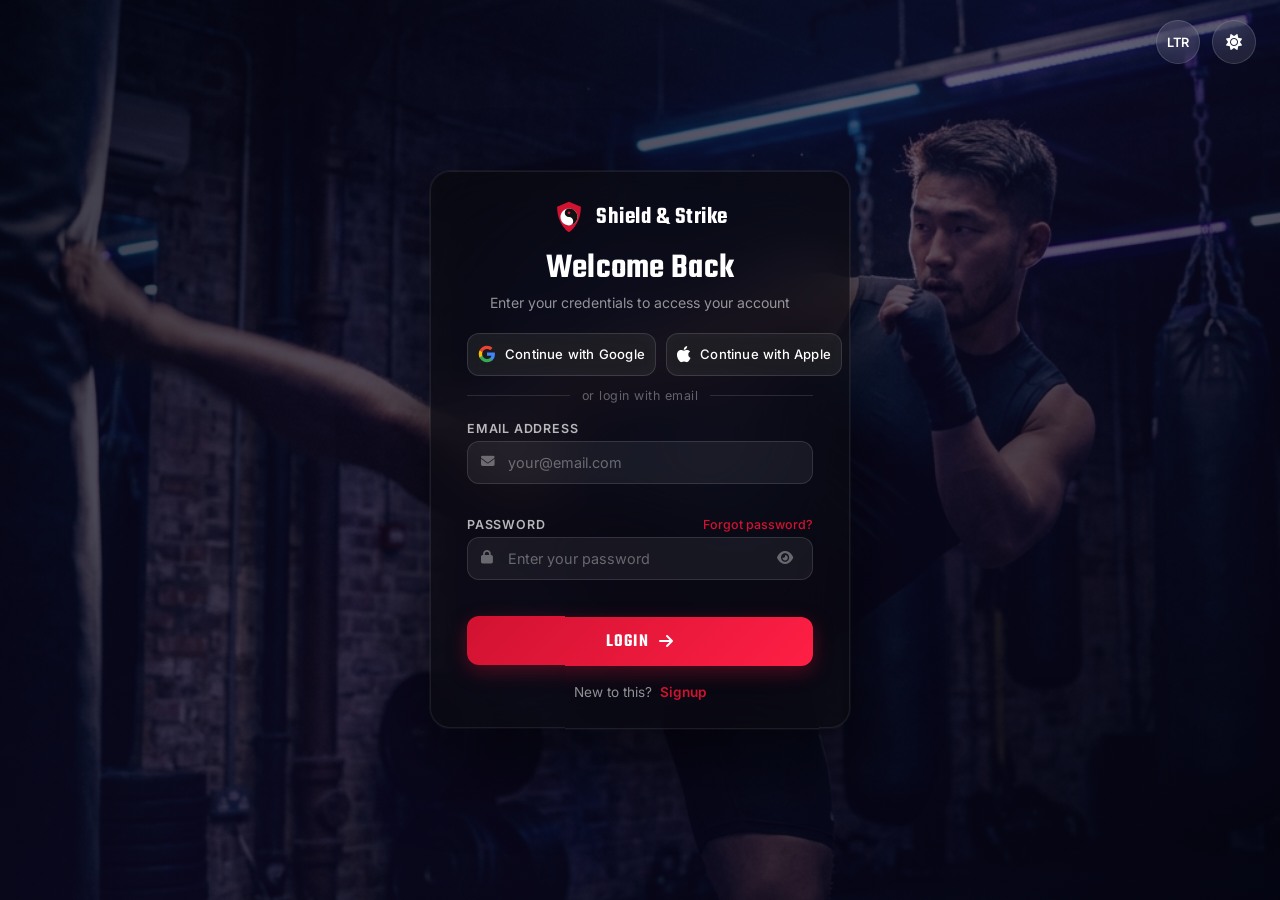
<file: login.html>
<!DOCTYPE html>
<html lang="en" data-theme="dark">
<head>
  <meta charset="UTF-8" />
  <meta name="viewport" content="width=device-width, initial-scale=1.0" />
  <title>Login – Shield &amp; Strike</title>
  <meta name="description" content="Login to your Shield & Strike martial arts account. Access your training schedule, progress, and community." />
  <link rel="preconnect" href="https://fonts.googleapis.com" />
  <link rel="preconnect" href="https://fonts.gstatic.com" crossorigin />
  <link href="https://fonts.googleapis.com/css2?family=Teko:wght@400;500;600;700&family=Inter:wght@300;400;500;600;700&display=swap" rel="stylesheet" />

  <link rel="stylesheet" href="https://cdnjs.cloudflare.com/ajax/libs/font-awesome/6.5.1/css/all.min.css" />
  <link rel="stylesheet" href="../css/login.css" />

  <link rel="icon" type="image/svg+xml" href="../images/logo.svg" />
  <link rel="alternate icon" type="image/x-icon" href="../favicon.ico" />
</head>
<body>

  <div class="auth-bg" id="auth-bg"></div>
  <div class="auth-bg-overlay"></div>

  <button class="rtl-toggle" id="rtl-toggle" aria-label="Toggle LTR/RTL">
    LTR
  </button>

  <button class="theme-toggle" id="theme-toggle" aria-label="Toggle theme">
    <i class="fa-solid fa-sun" id="theme-icon"></i>
  </button>

  <div class="auth-screen">
    <div class="auth-card" role="main">

      <div class="auth-brand">
        <a href="../index.html" class="brand-link">
          <img src="../images/logo.svg" alt="Shield &amp; Strike Logo" class="brand-logo" />
          <span class="brand-name">Shield &amp; Strike</span>
        </a>
      </div>

      <div class="auth-heading">
        <h1>Welcome Back</h1>
        <p>Enter your credentials to access your account</p>
      </div>
      <div class="social-login">
        <button class="social-btn google-btn" id="google-login" type="button" aria-label="Continue with Google">
          <svg class="social-icon" viewBox="0 0 24 24" xmlns="http://www.w3.org/2000/svg">
            <path d="M22.56 12.25c0-.78-.07-1.53-.2-2.25H12v4.26h5.92c-.26 1.37-1.04 2.53-2.21 3.31v2.77h3.57c2.08-1.92 3.28-4.74 3.28-8.09z" fill="#4285F4"/>
            <path d="M12 23c2.97 0 5.46-.98 7.28-2.66l-3.57-2.77c-.98.66-2.23 1.06-3.71 1.06-2.86 0-5.29-1.93-6.16-4.53H2.18v2.84C3.99 20.53 7.7 23 12 23z" fill="#34A853"/>
            <path d="M5.84 14.09c-.22-.66-.35-1.36-.35-2.09s.13-1.43.35-2.09V7.07H2.18C1.43 8.55 1 10.22 1 12s.43 3.45 1.18 4.93l3.66-2.84z" fill="#FBBC05"/>
            <path d="M12 5.38c1.62 0 3.06.56 4.21 1.64l3.15-3.15C17.45 2.09 14.97 1 12 1 7.7 1 3.99 3.47 2.18 7.07l3.66 2.84c.87-2.6 3.3-4.53 6.16-4.53z" fill="#EA4335"/>
          </svg>
          <span>Continue with Google</span>
        </button>

        <button class="social-btn apple-btn" id="apple-login" type="button" aria-label="Continue with Apple">
          <i class="fa-brands fa-apple social-icon-fa"></i>
          <span>Continue with Apple</span>
        </button>
      </div>
      <div class="auth-divider">
        <span>or login with email</span>
      </div>
      <form class="auth-form" id="login-form" novalidate>

        <div class="input-group">
          <label for="login-email">Email Address</label>
          <div class="input-wrapper">
            <i class="fa-solid fa-envelope input-icon"></i>
            <input
              type="email"
              id="login-email"
              name="email"
              placeholder="your@email.com"
              autocomplete="email"
              required
            />
          </div>
          <span class="field-error" id="email-error"></span>
        </div>

        <div class="input-group">
          <div class="label-row">
            <label for="login-password">Password</label>
            <a href="#" class="forgot-link">Forgot password?</a>
          </div>
          <div class="input-wrapper">
            <i class="fa-solid fa-lock input-icon"></i>
            <input
              type="password"
              id="login-password"
              name="password"
              placeholder="Enter your password"
              autocomplete="current-password"
              required
            />
            <button type="button" class="eye-toggle" id="pw-eye" aria-label="Toggle password visibility">
              <i class="fa-solid fa-eye" id="pw-eye-icon"></i>
            </button>
          </div>
          <span class="field-error" id="pw-error"></span>
        </div>

        <button type="submit" class="cta-btn" id="login-submit">
          <span class="btn-text">Login</span>
          <i class="fa-solid fa-arrow-right btn-arrow"></i>
        </button>

      </form>

      <p class="auth-footer-text">
        New to this?
        <a href="signup.html" class="auth-switch-link">Signup</a>
      </p>

    </div>
  </div>

  <script src="../js/login.js"></script>
</body>
</html>
</file>
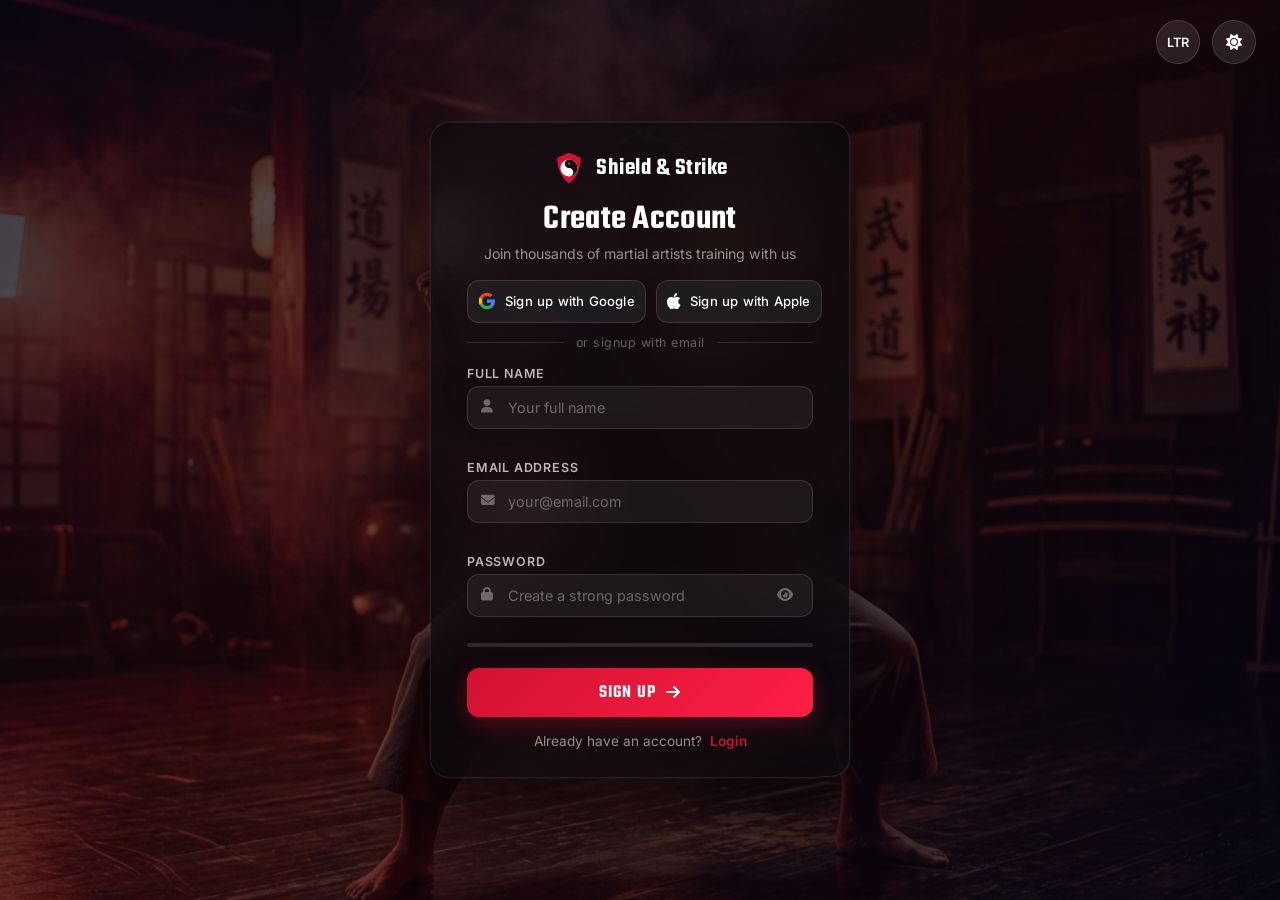
<file: signup.html>
<!DOCTYPE html>
<html lang="en" data-theme="dark">
<head>
  <meta charset="UTF-8" />
  <meta name="viewport" content="width=device-width, initial-scale=1.0" />
  <title>Sign Up – Shield &amp; Strike</title>
  <meta name="description" content="Create your Shield & Strike martial arts account. Start your journey today and unlock world-class training programs." />

  <link rel="preconnect" href="https://fonts.googleapis.com" />
  <link rel="preconnect" href="https://fonts.gstatic.com" crossorigin />
  <link href="https://fonts.googleapis.com/css2?family=Teko:wght@400;500;600;700&family=Inter:wght@300;400;500;600;700&display=swap" rel="stylesheet" />

  <link rel="stylesheet" href="https://cdnjs.cloudflare.com/ajax/libs/font-awesome/6.5.1/css/all.min.css" />

  <link rel="stylesheet" href="../css/signup.css" />

  <link rel="icon" type="image/svg+xml" href="../images/logo.svg" />
  <link rel="alternate icon" type="image/x-icon" href="../favicon.ico" />
</head>
<body>

  <div class="auth-bg" id="auth-bg"></div>
  <div class="auth-bg-overlay"></div>

  <button class="rtl-toggle" id="rtl-toggle" aria-label="Toggle LTR/RTL">
    LTR
  </button>

  <button class="theme-toggle" id="theme-toggle" aria-label="Toggle theme">
    <i class="fa-solid fa-sun" id="theme-icon"></i>
  </button>

  <div class="auth-screen">
    <div class="auth-card" role="main">

      <div class="auth-brand">
        <a href="../index.html" class="brand-link">
          <img src="../images/logo.svg" alt="Shield &amp; Strike Logo" class="brand-logo" />
          <span class="brand-name">Shield &amp; Strike</span>
        </a>
      </div>

      <div class="auth-heading">
        <h1>Create Account</h1>
        <p>Join thousands of martial artists training with us</p>
      </div>

      <div class="social-login">
        <button class="social-btn google-btn" id="google-signup" type="button" aria-label="Sign up with Google">
          <svg class="social-icon" viewBox="0 0 24 24" xmlns="http://www.w3.org/2000/svg">
            <path d="M22.56 12.25c0-.78-.07-1.53-.2-2.25H12v4.26h5.92c-.26 1.37-1.04 2.53-2.21 3.31v2.77h3.57c2.08-1.92 3.28-4.74 3.28-8.09z" fill="#4285F4"/>
            <path d="M12 23c2.97 0 5.46-.98 7.28-2.66l-3.57-2.77c-.98.66-2.23 1.06-3.71 1.06-2.86 0-5.29-1.93-6.16-4.53H2.18v2.84C3.99 20.53 7.7 23 12 23z" fill="#34A853"/>
            <path d="M5.84 14.09c-.22-.66-.35-1.36-.35-2.09s.13-1.43.35-2.09V7.07H2.18C1.43 8.55 1 10.22 1 12s.43 3.45 1.18 4.93l3.66-2.84z" fill="#FBBC05"/>
            <path d="M12 5.38c1.62 0 3.06.56 4.21 1.64l3.15-3.15C17.45 2.09 14.97 1 12 1 7.7 1 3.99 3.47 2.18 7.07l3.66 2.84c.87-2.6 3.3-4.53 6.16-4.53z" fill="#EA4335"/>
          </svg>
          <span>Sign up with Google</span>
        </button>

        <button class="social-btn apple-btn" id="apple-signup" type="button" aria-label="Sign up with Apple">
          <i class="fa-brands fa-apple social-icon-fa"></i>
          <span>Sign up with Apple</span>
        </button>
      </div>

      <div class="auth-divider">
        <span>or signup with email</span>
      </div>

      <form class="auth-form" id="signup-form" novalidate>

        <div class="input-group">
          <label for="signup-name">Full Name</label>
          <div class="input-wrapper">
            <i class="fa-solid fa-user input-icon"></i>
            <input
              type="text"
              id="signup-name"
              name="name"
              placeholder="Your full name"
              autocomplete="name"
              required
            />
          </div>
          <span class="field-error" id="name-error"></span>
        </div>

        <div class="input-group">
          <label for="signup-email">Email Address</label>
          <div class="input-wrapper">
            <i class="fa-solid fa-envelope input-icon"></i>
            <input
              type="email"
              id="signup-email"
              name="email"
              placeholder="your@email.com"
              autocomplete="email"
              required
            />
          </div>
          <span class="field-error" id="email-error"></span>
        </div>

        <div class="input-group">
          <label for="signup-password">Password</label>
          <div class="input-wrapper">
            <i class="fa-solid fa-lock input-icon"></i>
            <input
              type="password"
              id="signup-password"
              name="password"
              placeholder="Create a strong password"
              autocomplete="new-password"
              required
            />
            <button type="button" class="eye-toggle" id="pw-eye" aria-label="Toggle password visibility">
              <i class="fa-solid fa-eye" id="pw-eye-icon"></i>
            </button>
          </div>
          <span class="field-error" id="pw-error"></span>
          <div class="strength-meter" id="strength-meter">
            <div class="strength-bar" id="strength-bar"></div>
          </div>
          <span class="strength-label" id="strength-label"></span>
        </div>

        <button type="submit" class="cta-btn" id="signup-submit">
          <span class="btn-text">Sign Up</span>
          <i class="fa-solid fa-arrow-right btn-arrow"></i>
        </button>

      </form>

      <p class="auth-footer-text">
        Already have an account?
        <a href="login.html" class="auth-switch-link">Login</a>
      </p>

    </div>
  </div>

  <script src="../js/signup.js"></script>
</body>
</html>
</file>
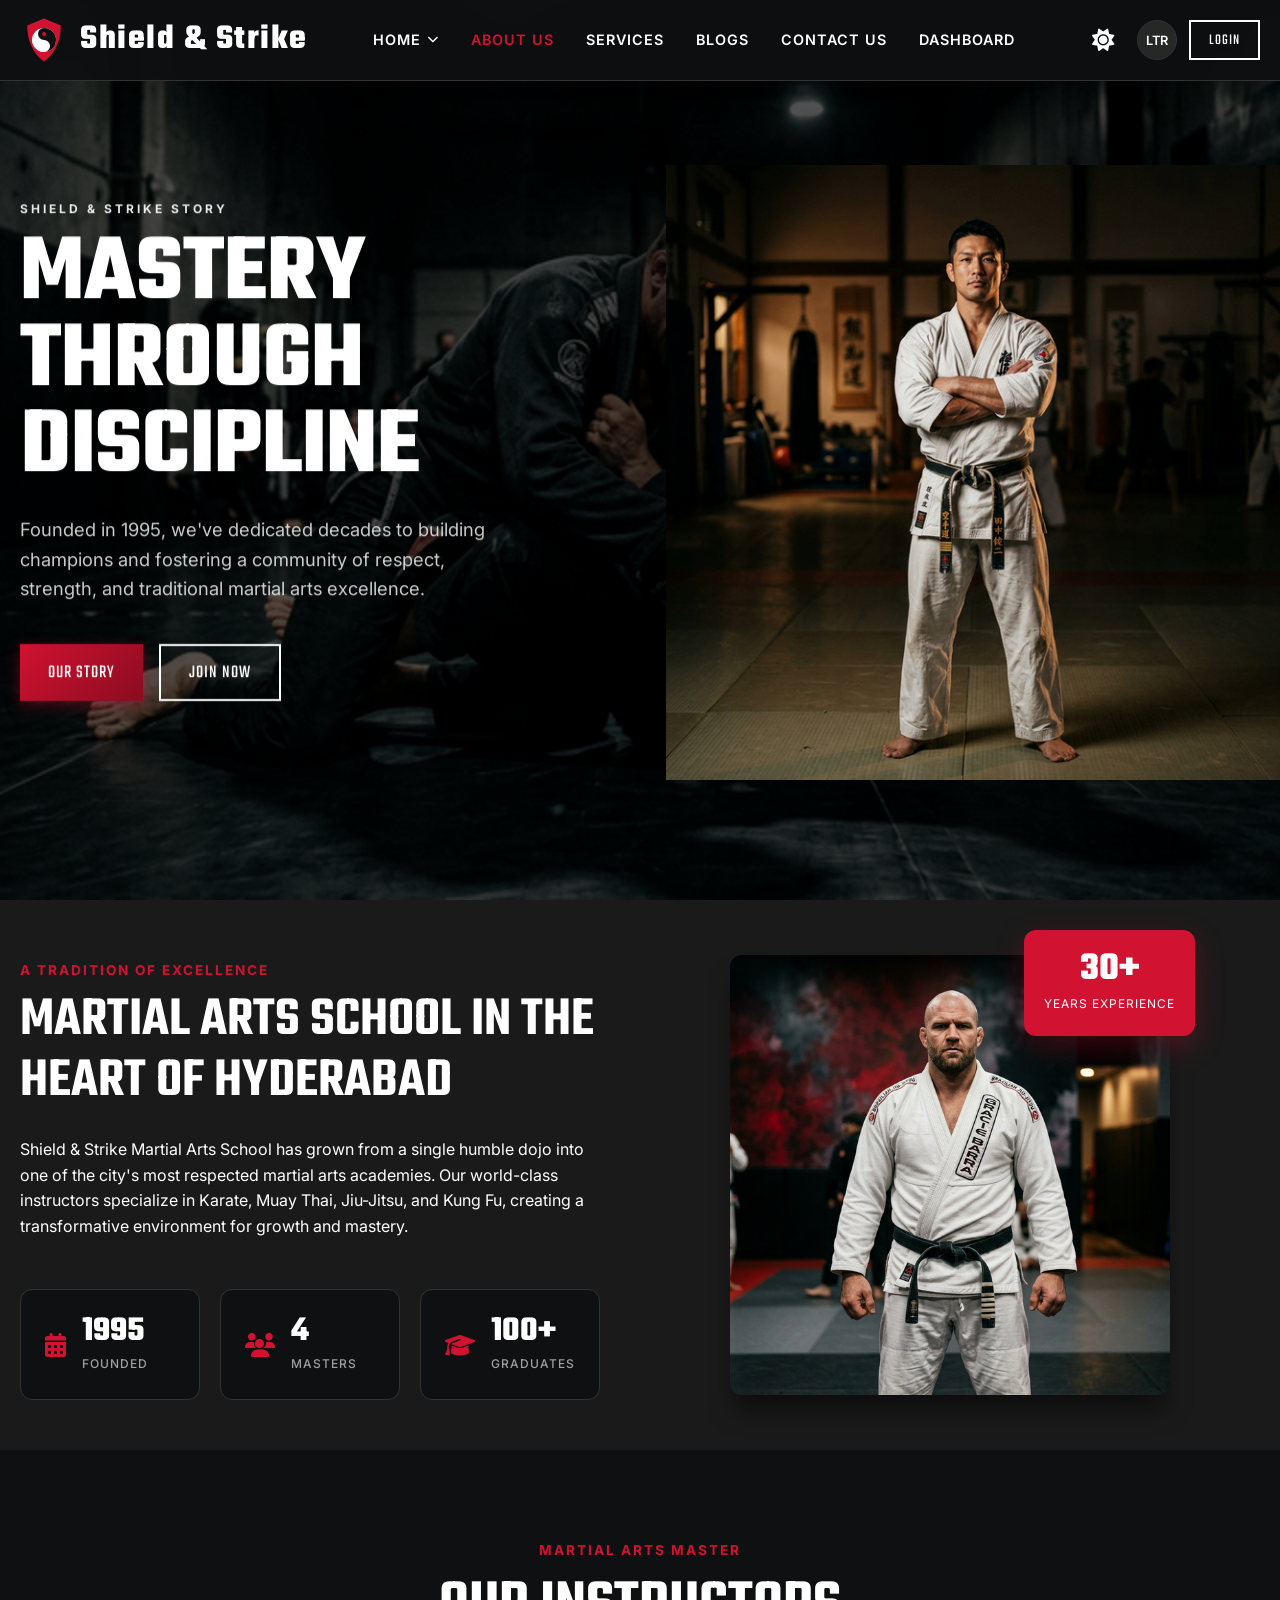
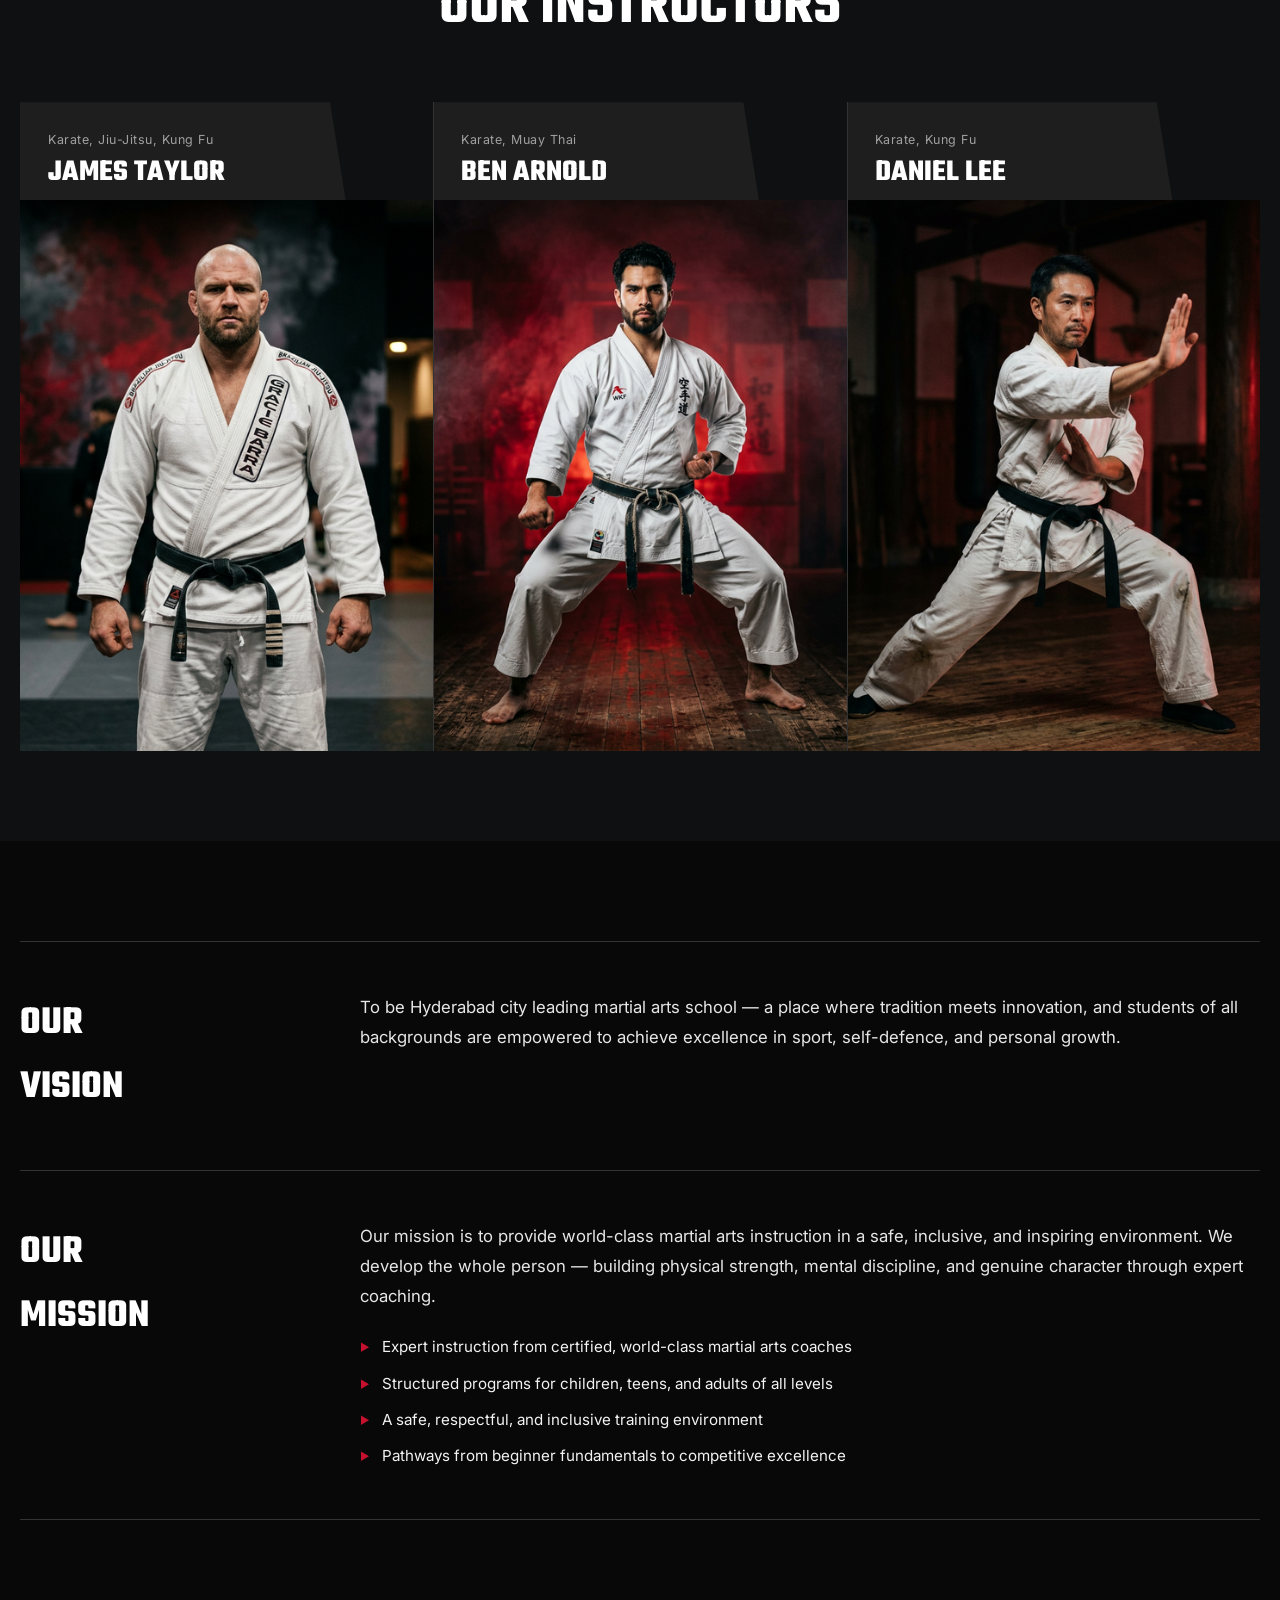
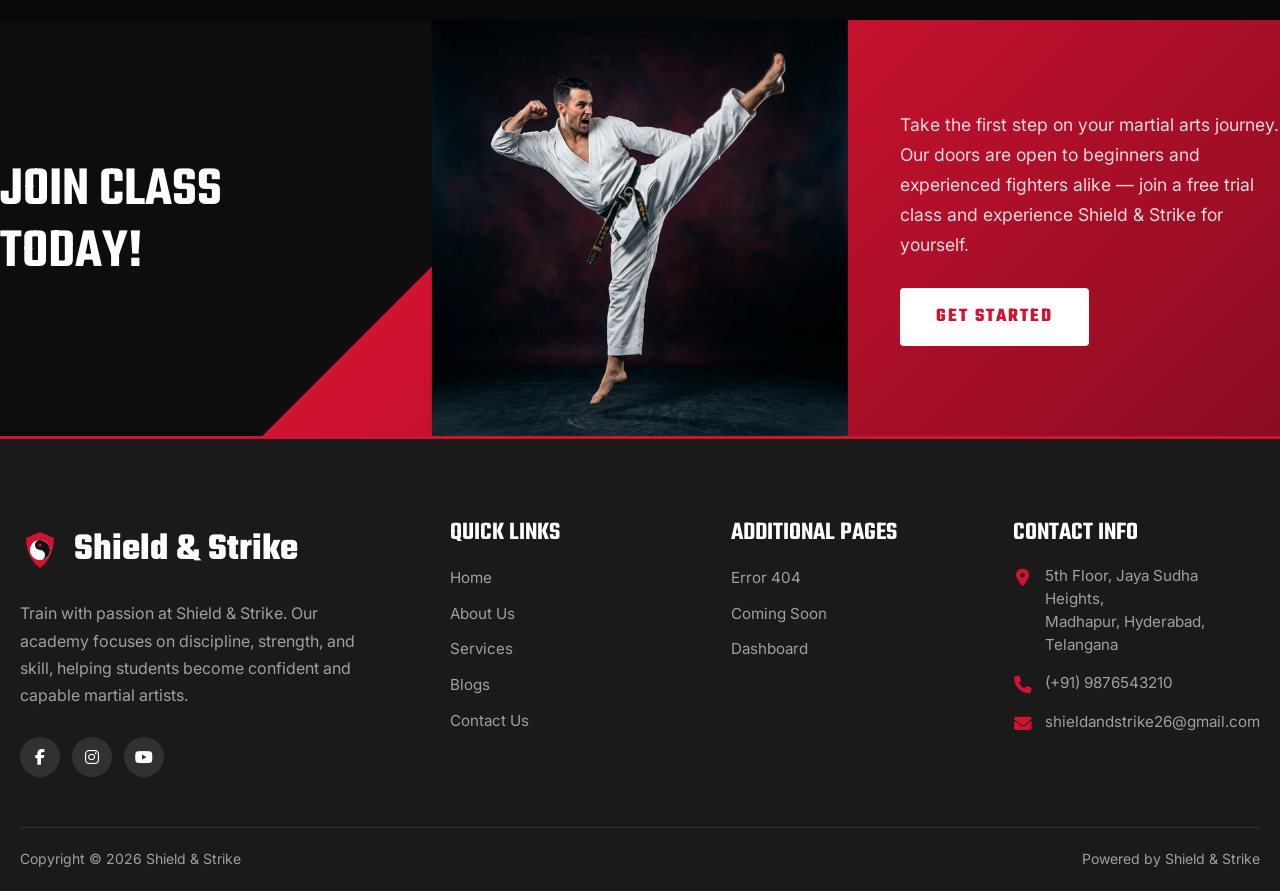
<file: pages/about.html>
<!DOCTYPE html>
<html lang="en" data-theme="dark">
<head>
    <title>About Us – Shield & Strike</title>
    <link rel="preconnect" href="https://fonts.googleapis.com">
    <link rel="preconnect" href="https://fonts.gstatic.com" crossorigin>
    <link href="https://fonts.googleapis.com/css2?family=Teko:wght@400;500;600;700&family=Inter:wght@300;400;500;600;700&display=swap" rel="stylesheet">
    <link rel="stylesheet" href="https://cdnjs.cloudflare.com/ajax/libs/font-awesome/6.4.0/css/all.min.css">
    
    <link rel="stylesheet" href="../css/global.css">
    <link rel="stylesheet" href="../css/about.css">
    
    <link rel="icon" type="image/svg+xml" href="../images/logo.svg">
    <link rel="alternate icon" type="image/x-icon" href="../favicon.ico">
    <link rel="apple-touch-icon" href="../images/logo.svg">
    <style>
      header.scrolled { box-shadow: 0 4px 28px rgba(0,0,0,0.5); }
    </style>
</head>
<body>

    
    <header>
        <div class="container nav-container">
            <a href="../index.html" class="logo">
                <img src="../images/logo.svg" alt="Shield & Strike Logo">
                <span>Shield & Strike</span>
            </a>

            <ul class="nav-links" id="nav-links">
                <li>
                    <span class="nav-dropdown" tabindex="0" role="button" aria-haspopup="true">
                        Home <i class="fa-solid fa-chevron-down"></i>
                    </span>
                    <div class="dropdown-menu" role="menu">
                        <a href="../index.html" role="menuitem"><i class="fa-solid fa-house"></i>&nbsp; Home</a>
                        <a href="home2.html" role="menuitem"><i class="fa-solid fa-dumbbell"></i>&nbsp; Home 2</a>
                    </div>
                </li>
                <li><a href="about.html" class="active">About us</a></li>
                <li><a href="services.html">Services</a></li>
                <li><a href="blogs.html">Blogs</a></li>
                <li><a href="contact.html">Contact Us</a></li>
                <li><a href="dashboard.html">Dashboard</a></li>
            </ul>

            <div class="header-actions">
                <button id="theme-toggle" class="action-btn theme-toggle" aria-label="Toggle theme">
                    <i class="fa-solid fa-sun"></i>
                </button>
                <button id="rtl-toggle" class="action-btn rtl-toggle" aria-label="Toggle LTR/RTL">
                    LTR
                </button>
                <a href="login.html" class="action-btn login-btn" aria-label="Login">
                    <i class="fa-solid fa-user"></i>
                </a>
                <a href="login.html#signup" class="btn btn-outline get-started-btn">LOGIN</a>
                <button class="hamburger" aria-label="Toggle menu" aria-expanded="false">
                    <i class="fa-solid fa-bars"></i>
                </button>
            </div>
        </div>
    </header>

    <section class="about-hero">
        <div class="about-hero-bg"></div>

        <div class="container about-hero-container">
            <div class="about-hero-content" data-animate>
                <span class="about-hero-label">SHIELD & STRIKE STORY</span>
                <h1 class="about-hero-title">MASTERY THROUGH DISCIPLINE</h1>
                <p class="about-hero-desc">Founded in 1995, we've dedicated decades to building champions and fostering a community of respect, strength, and traditional martial arts excellence.</p>
                <div class="about-hero-actions">
                    <a href="#intro" class="btn btn-primary">OUR STORY</a>
                    <a href="contact.html" class="btn btn-white">JOIN NOW</a>
                </div>
            </div>
        </div>

        <div class="about-hero-fighter-wrap" data-animate data-delay="1">
            <img src="../images/home2_workout.png" alt="Martial Arts Fighter" class="about-hero-fighter">
        </div>
    </section>

    <section class="about-intro" id="intro">
        <div class="container about-intro-grid">

            <div class="about-intro-left" data-animate>
                <span class="section-label">A TRADITION OF EXCELLENCE</span>
                <h2 class="about-intro-title">MARTIAL ARTS SCHOOL IN THE HEART OF HYDERABAD</h2>
                <p class="about-intro-text">
                    Shield & Strike Martial Arts School has grown from a single humble dojo into one of the city's most respected martial arts academies. Our world-class instructors specialize in Karate, Muay Thai, Jiu-Jitsu, and Kung Fu, creating a transformative environment for growth and mastery.
                </p>

                <div class="about-stats-grid">
                    <div class="about-stat-card">
                        <i class="fa-solid fa-calendar-days"></i>
                        <div>
                            <span class="about-stat-num">1995</span>
                            <span class="about-stat-label">FOUNDED</span>
                        </div>
                    </div>
                    <div class="about-stat-card">
                        <i class="fa-solid fa-users"></i>
                        <div>
                            <span class="about-stat-num">4</span>
                            <span class="about-stat-label">MASTERS</span>
                        </div>
                    </div>
                    <div class="about-stat-card">
                        <i class="fa-solid fa-graduation-cap"></i>
                        <div>
                            <span class="about-stat-num">100+</span>
                            <span class="about-stat-label">GRADUATES</span>
                        </div>
                    </div>
                </div>
            </div>

            <div class="about-intro-right" data-animate data-delay="1">
                <div class="about-intro-img-box">
                    <img src="../images/about_james.png" alt="Sensei James" class="about-intro-img">
                    <div class="about-img-badge">
                        <strong>30+</strong>
                        <span>Years Experience</span>
                    </div>
                </div>
            </div>
        </div>
    </section>


    <section class="about-instructors">
        <div class="container" style="text-align:center; margin-bottom: 0;">
            <span class="section-label" style="display:block; margin-bottom:10px;">MARTIAL ARTS MASTER</span>
            <h2 class="instructors-title">OUR INSTRUCTORS</h2>
        </div>

        <div class="instructors-grid container">

            
            <div class="instructor-card">
                <div class="instructor-card-bg"></div>
                <div class="instructor-card-header">
                    <span class="instructor-specialty">Karate, Jiu-Jitsu, Kung Fu</span>
                    <h3 class="instructor-name">JAMES TAYLOR</h3>
                </div>
                <img src="../images/about_james.png" alt="James Taylor – Head Instructor" class="instructor-photo">
            </div>

            
            <div class="instructor-card">
                <div class="instructor-card-bg"></div>
                <div class="instructor-card-header">
                    <span class="instructor-specialty">Karate, Muay Thai</span>
                    <h3 class="instructor-name">BEN ARNOLD</h3>
                </div>
                <img src="../images/about_ben.png" alt="Ben Arnold – Muay Thai Instructor" class="instructor-photo">
            </div>

            
            <div class="instructor-card">
                <div class="instructor-card-bg"></div>
                <div class="instructor-card-header">
                    <span class="instructor-specialty">Karate, Kung Fu</span>
                    <h3 class="instructor-name">DANIEL LEE</h3>
                </div>
                <img src="../images/about_daniel.png" alt="Daniel Lee – Kung Fu Instructor" class="instructor-photo">
            </div>
        </div>
    </section>

    <section class="about-vision-mission">
        <div class="vision-mission-bg"></div>

        <div class="container vision-mission-inner">

            
            <div class="vm-block">
                <div class="vm-label">OUR<br>VISION</div>
                <div>
                    <p class="vm-content-text">
                        To be Hyderabad city leading martial arts school — a place where tradition meets innovation, and students of all backgrounds are empowered to achieve excellence in sport, self-defence, and personal growth.
                    </p>
                </div>
            </div>

            
            <div class="vm-block">
                <div class="vm-label">OUR<br>MISSION</div>
                <div>
                    <p class="vm-content-text">
                        Our mission is to provide world-class martial arts instruction in a safe, inclusive, and inspiring environment. We develop the whole person — building physical strength, mental discipline, and genuine character through expert coaching.
                    </p>
                    <ul class="vm-bullet-list">
                        <li>Expert instruction from certified, world-class martial arts coaches</li>
                        <li>Structured programs for children, teens, and adults of all levels</li>
                        <li>A safe, respectful, and inclusive training environment</li>
                        <li>Pathways from beginner fundamentals to competitive excellence</li>
                    </ul>
                </div>
            </div>

        </div>
    </section>

    <section class="global-join" id="join">
        <div class="global-join-bg-red"></div>
        <img src="../images/join_class.png" alt="High kick martial artist" class="global-join-fighter">
        <div class="container global-join-inner">
            <h2 class="global-join-title" data-animate>JOIN CLASS<br>TODAY!</h2>
            <div class="global-join-right" data-animate data-delay="1">
                <p>Take the first step on your martial arts journey. Our doors are open to beginners and experienced fighters alike — join a free trial class and experience Shield & Strike for yourself.</p>
                <a href="contact.html" class="btn btn-white" style="padding: 14px 36px; font-size:1.2rem; letter-spacing:2px;">GET STARTED</a>
            </div>
        </div>
    </section>
    <footer>
        <div class="container">
            <div class="footer-grid">
                <div>
                    <a href="../index.html" class="footer-logo">
                        <img src="../images/logo.svg" alt="Shield & Strike Logo" style="height: 40px; margin-right: 10px;">
                        Shield & Strike
                    </a>
                    <p class="footer-desc">Train with passion at Shield & Strike. Our academy focuses on discipline, strength, and skill, helping students become confident and capable martial artists.</p>
                    <div class="social-links">
                        <a href="#" aria-label="Facebook"><i class="fa-brands fa-facebook-f"></i></a>
                        <a href="#" aria-label="Instagram"><i class="fa-brands fa-instagram"></i></a>
                        <a href="#" aria-label="YouTube"><i class="fa-brands fa-youtube"></i></a>
                    </div>
                </div>
                <div>
                    <h3 class="footer-title">QUICK LINKS</h3>
                    <ul class="footer-links">
                        <li><a href="../index.html">Home <i class="fa-solid fa-arrow-right"></i></a></li>
                        <li><a href="about.html">About Us <i class="fa-solid fa-arrow-right"></i></a></li>
                        <li><a href="services.html">Services <i class="fa-solid fa-arrow-right"></i></a></li>
                        <li><a href="blogs.html">Blogs <i class="fa-solid fa-arrow-right"></i></a></li>
                        <li><a href="contact.html">Contact Us <i class="fa-solid fa-arrow-right"></i></a></li>
                    </ul>
                </div>
                <div>
                    <h3 class="footer-title">ADDITIONAL PAGES</h3>
                    <ul class="footer-links">
                        <li><a href="404.html">Error 404 <i class="fa-solid fa-arrow-right"></i></a></li>
                        <li><a href="coming-soon.html">Coming Soon <i class="fa-solid fa-arrow-right"></i></a></li>
                        <li><a href="dashboard.html">Dashboard <i class="fa-solid fa-arrow-right"></i></a></li>
                    </ul>
                </div>
                <div>
                    <h3 class="footer-title">CONTACT INFO</h3>
                    <ul class="footer-contact-info">
                        <li>
                            <i class="fa-solid fa-location-dot"></i>
                            <span>5th Floor, Jaya Sudha Heights,<br>Madhapur, Hyderabad, Telangana</span>
                        </li>
                        <li>
                            <i class="fa-solid fa-phone"></i>
                            <a href="tel:+919876543210">(+91) 9876543210</a>
                        </li>
                        <li>
                            <i class="fa-solid fa-envelope"></i>
                            <a href="mailto:shieldandstrike26@gmail.com">shieldandstrike26@gmail.com</a>
                        </li>
                    </ul>
                </div>
            </div>
            <div class="footer-bottom">
                <p>Copyright &copy; 2026 Shield & Strike</p>
                <p>Powered by Shield & Strike</p>
            </div>
        </div>
    </footer>

    
    <script src="../js/pages.js"></script>
</body>
</html>
</file>
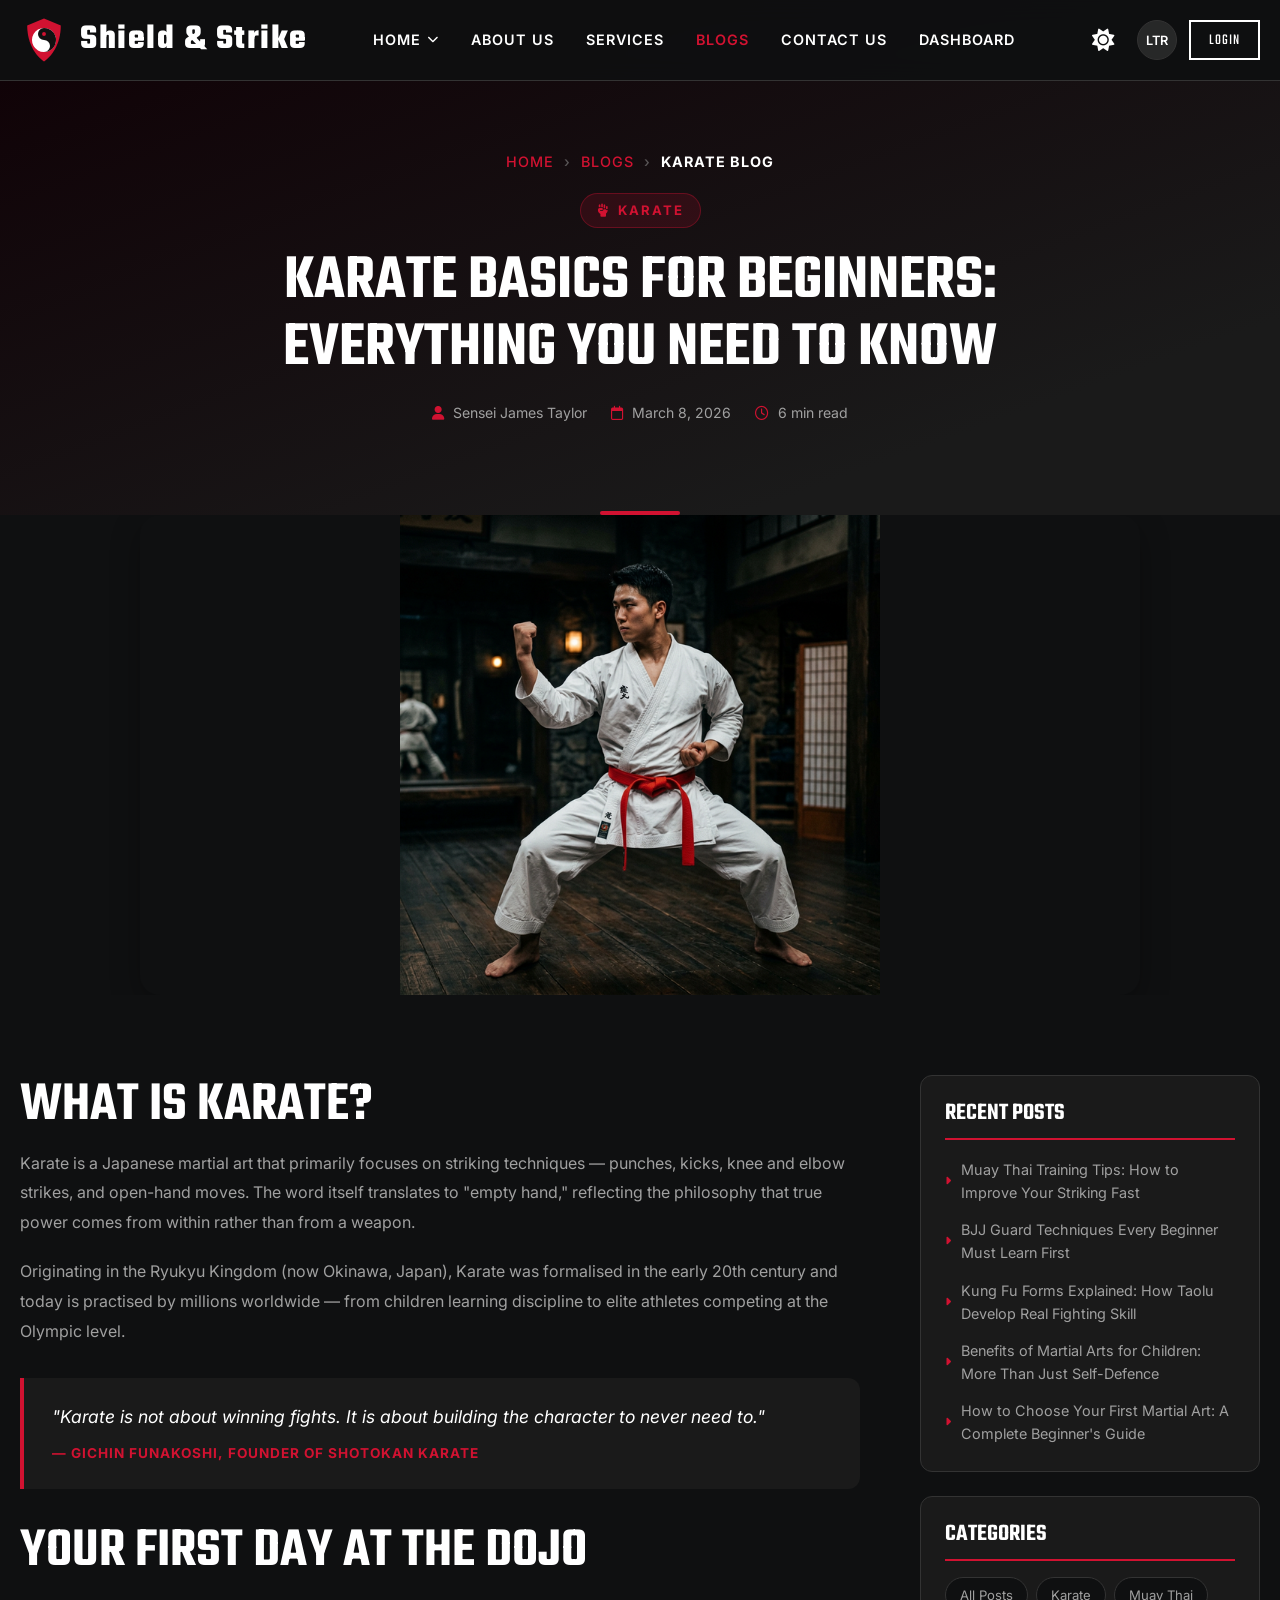
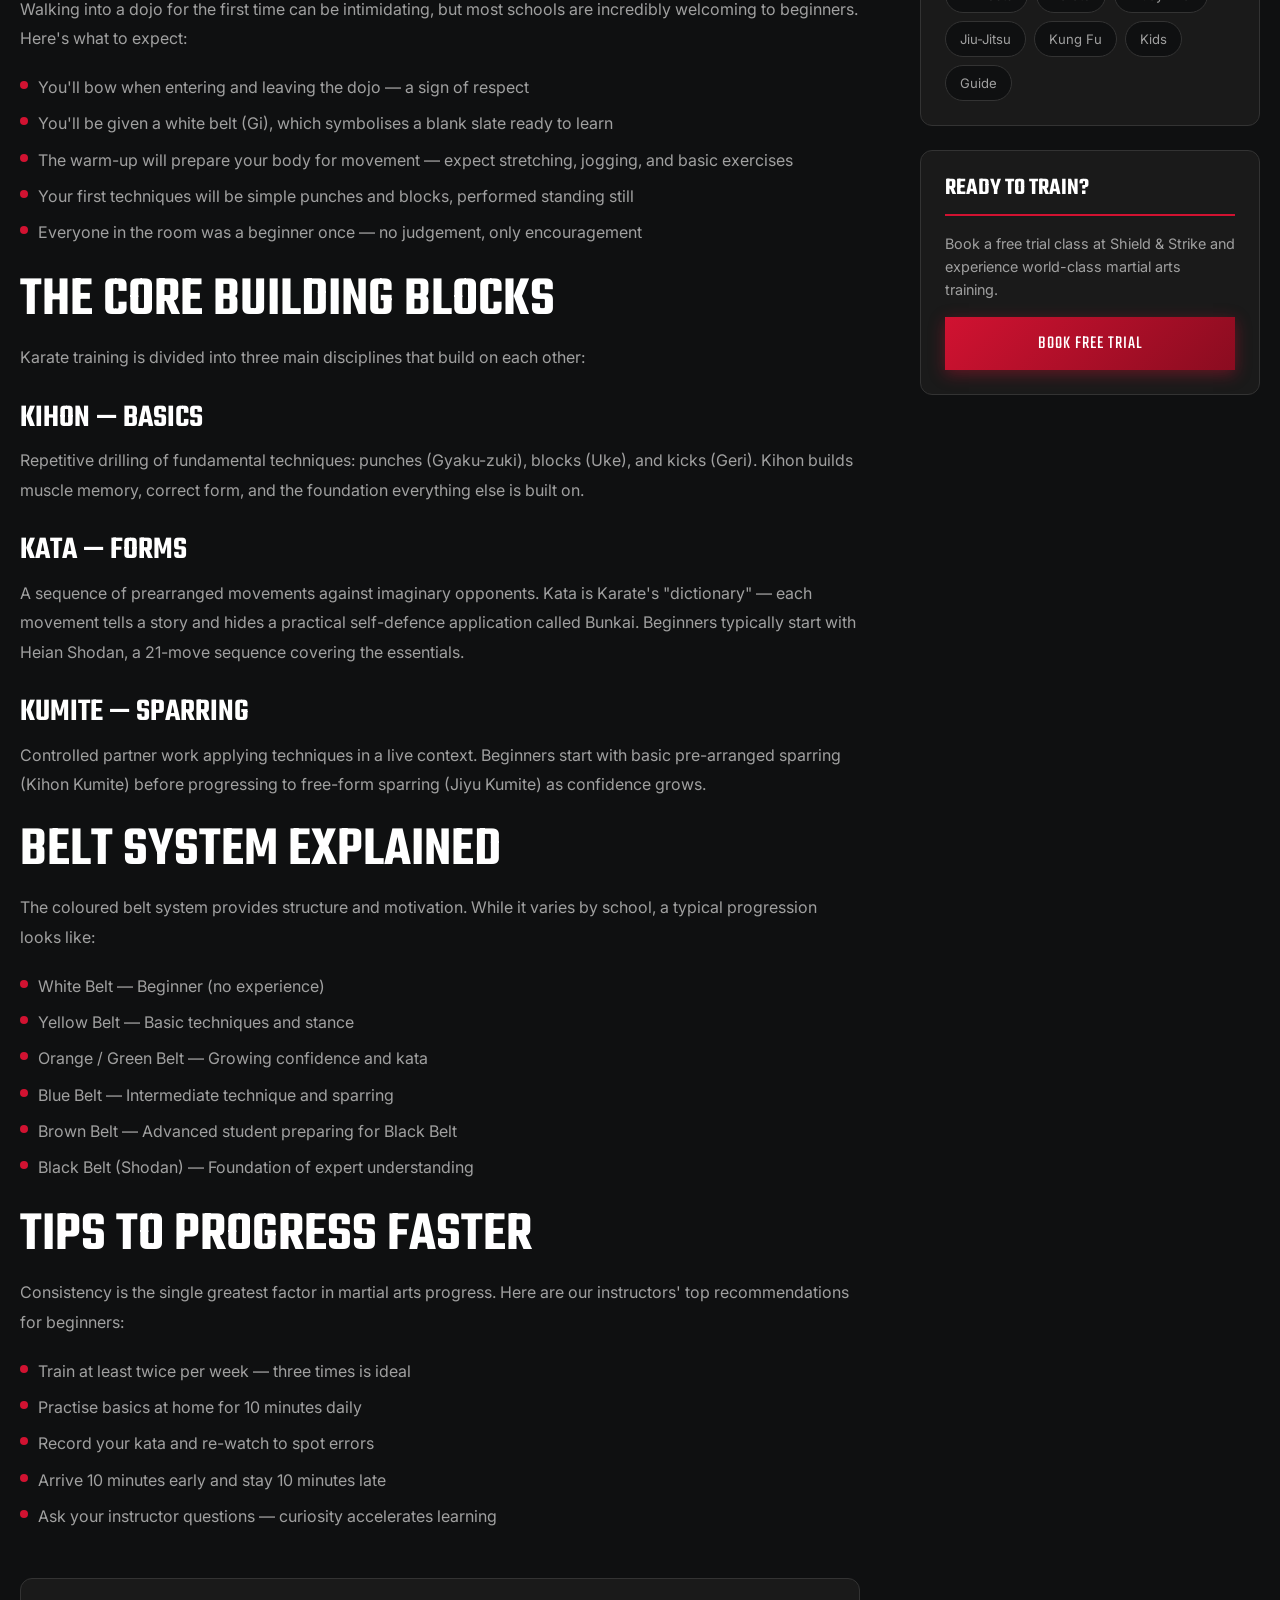
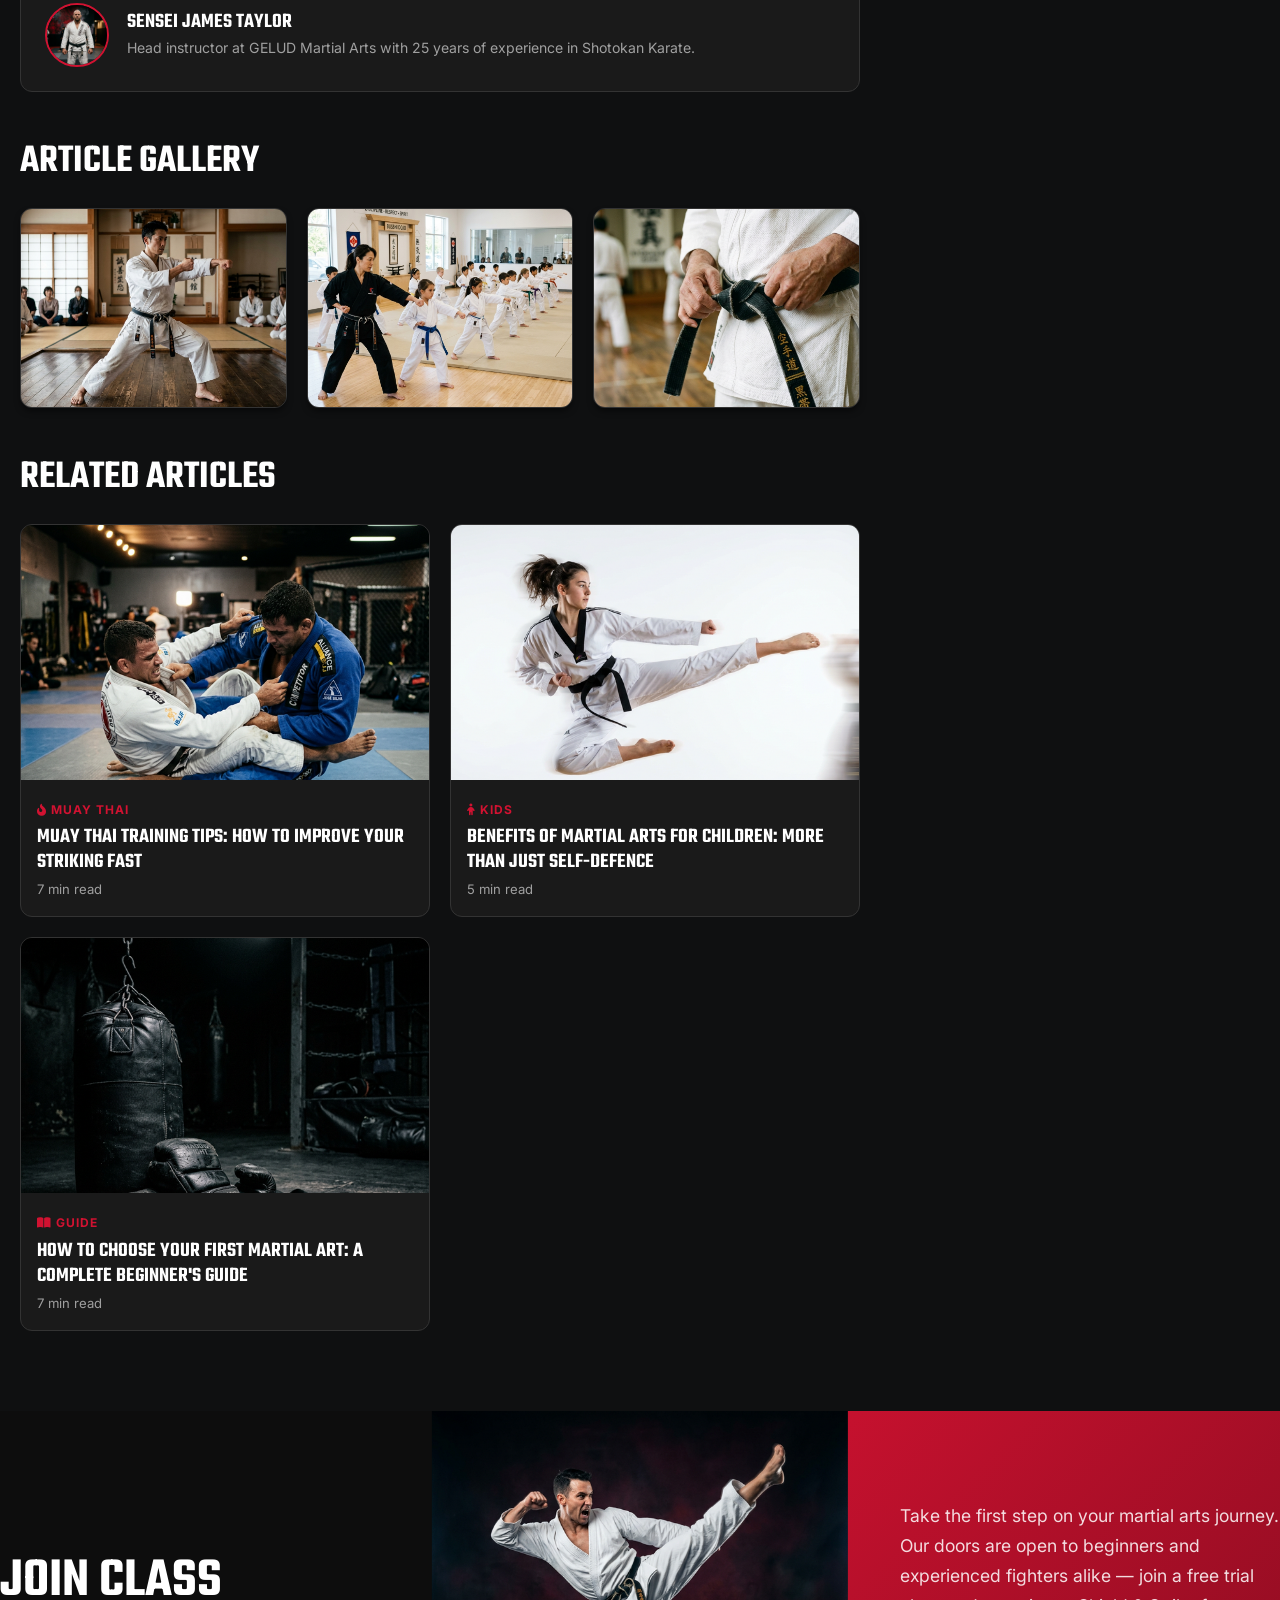
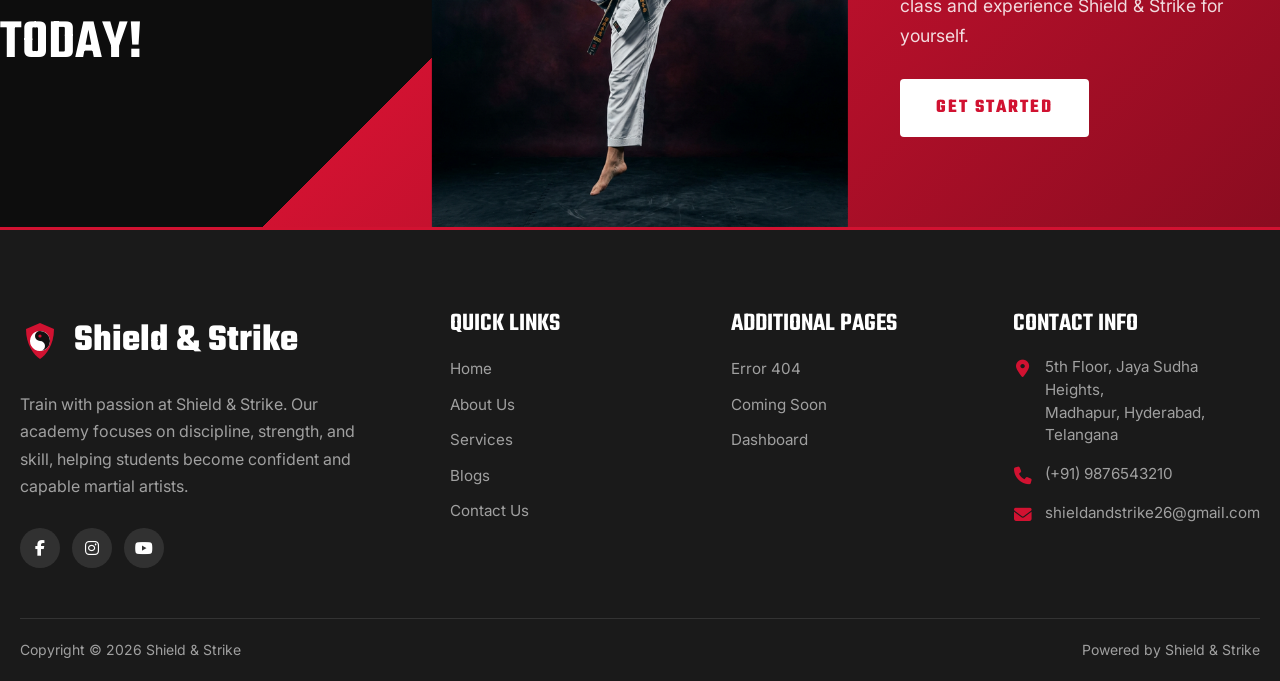
<file: pages/blog-detail.html>
<!DOCTYPE html>
<html lang="en" data-theme="dark">
<head>
    <title>Blog – Shield & Strike Martial Arts</title>
    <link rel="preconnect" href="https://fonts.googleapis.com">
    <link rel="preconnect" href="https://fonts.gstatic.com" crossorigin>
    <link href="https://fonts.googleapis.com/css2?family=Teko:wght@400;500;600;700&family=Inter:wght@300;400;500;600;700&display=swap" rel="stylesheet">
    <link rel="stylesheet" href="https://cdnjs.cloudflare.com/ajax/libs/font-awesome/6.4.0/css/all.min.css">
    <link rel="stylesheet" href="../css/global.css">
    <link rel="stylesheet" href="../css/pages.css">
    <link rel="stylesheet" href="../css/blog-detail.css">
    
    <link rel="icon" type="image/svg+xml" href="../images/logo.svg">
    <link rel="alternate icon" type="image/x-icon" href="../favicon.ico">
    <link rel="apple-touch-icon" href="../images/logo.svg">
</head>
<body>

    
    <header>
        <div class="container nav-container">
            <a href="../index.html" class="logo">
                <img src="../images/logo.svg" alt="Shield & Strike Logo">
                <span>Shield & Strike</span>
            </a>
            <ul class="nav-links" id="nav-links">
                <li>
                    <span class="nav-dropdown" tabindex="0" role="button" aria-haspopup="true">
                        Home <i class="fa-solid fa-chevron-down"></i>
                    </span>
                    <div class="dropdown-menu" role="menu">
                        <a href="../index.html" role="menuitem"><i class="fa-solid fa-house"></i>&nbsp; Home</a>
                        <a href="home2.html" role="menuitem"><i class="fa-solid fa-dumbbell"></i>&nbsp; Home 2</a>
                    </div>
                </li>
                <li><a href="about.html">About us</a></li>
                <li><a href="services.html">Services</a></li>
                <li><a href="blogs.html" class="active">Blogs</a></li>
                <li><a href="contact.html">Contact Us</a></li>
                <li><a href="dashboard.html">Dashboard</a></li>
            </ul>
            <div class="header-actions">
                <button id="theme-toggle" class="action-btn theme-toggle" aria-label="Toggle theme">
                    <i class="fa-solid fa-sun"></i>
                </button>
                <button id="rtl-toggle" class="action-btn rtl-toggle" aria-label="Toggle LTR/RTL">
                    LTR
                </button>
                <a href="login.html" class="action-btn login-btn" aria-label="Login">
                    <i class="fa-solid fa-user"></i>
                </a>
                <a href="login.html#signup" class="btn btn-outline get-started-btn">LOGIN</a>
                <button class="hamburger" aria-label="Toggle menu" aria-expanded="false">
                    <i class="fa-solid fa-bars"></i>
                </button>
            </div>
        </div>
    </header>

   
    <section class="bd-hero">
        <div class="container">
            <nav class="breadcrumb bd-breadcrumb" style="justify-content:center; margin-bottom:20px;">
                <a href="../index.html">Home</a>
                <span class="sep">›</span>
                <a href="blogs.html">Blogs</a>
                <span class="sep">›</span>
                <span class="bd-breadcrumb-post">Karate Blog</span>
            </nav>
            <div class="bd-hero-cat"><i class="fa-solid fa-hand-fist"></i> Karate</div>
            <h1 class="bd-hero-title">Karate Basics for Beginners</h1>
            <div class="bd-hero-meta">
                <span><i class="fa-solid fa-user"></i> <span class="bd-hero-author-name">Sensei James Taylor</span></span>
                <span><i class="fa-regular fa-calendar"></i> <span class="bd-hero-date">March 8, 2026</span></span>
                <span><i class="fa-regular fa-clock"></i> <span class="bd-hero-read">6 min read</span></span>
            </div>
        </div>
    </section>

    
    <img class="bd-cover" src="../images/hero.png" alt="Karate Training">

    
    <section class="bd-article">
        <div class="container bd-article-grid">

            
            <div>
                <div class="bd-content">
                    
                </div>

                
                <div class="bd-author">
                    <img src="../images/about_james.png" alt="Sensei James Taylor">
                    <div>
                        <h5>Sensei James Taylor</h5>
                        <p>Head instructor at GELUD Martial Arts with 25 years of experience in Shotokan Karate.</p>
                    </div>
                </div>

                <div class="bd-gallery-section">
                    <h2 class="bd-gallery-title">ARTICLE GALLERY</h2>
                    <div class="bd-gallery-grid">
                    </div>
                </div>

                <h2 class="bd-related-title">RELATED ARTICLES</h2>
                <div class="bd-related-grid">
                    
                </div>
            </div>

            
            <aside class="bd-sidebar">
                <div class="bd-sidebar-box">
                    <h3 class="bd-sidebar-title">RECENT POSTS</h3>
                    <ul class="bd-sidebar-links bd-sidebar-recent">
                        
                    </ul>
                </div>
                <div class="bd-sidebar-box">
                    <h3 class="bd-sidebar-title">CATEGORIES</h3>
                    <div class="bd-sidebar-cat">
                        <a href="blogs.html">All Posts</a>
                        <a href="blog-detail.html?blog=karate-basics">Karate</a>
                        <a href="blog-detail.html?blog=muay-thai-training">Muay Thai</a>
                        <a href="blog-detail.html?blog=bjj-guard-techniques">Jiu-Jitsu</a>
                        <a href="blog-detail.html?blog=kung-fu-forms">Kung Fu</a>
                        <a href="blog-detail.html?blog=benefits-for-kids">Kids</a>
                        <a href="blog-detail.html?blog=choose-your-art">Guide</a>
                    </div>
                </div>
                <div class="bd-sidebar-box">
                    <h3 class="bd-sidebar-title">READY TO TRAIN?</h3>
                    <p style="color:var(--text-secondary);font-size:0.9rem;margin-bottom:16px;line-height:1.6;">Book a free trial class at Shield & Strike and experience world-class martial arts training.</p>
                    <a href="contact.html" class="btn btn-primary" style="width:100%;min-height:48px;">BOOK FREE TRIAL</a>
                </div>
            </aside>

        </div>
    </section>

    <section class="global-join" id="join">
        <div class="global-join-bg-red"></div>
        <img src="../images/join_class.png" alt="High kick martial artist" class="global-join-fighter">
        <div class="container global-join-inner">
            <h2 class="global-join-title" data-animate>JOIN CLASS<br>TODAY!</h2>
            <div class="global-join-right" data-animate data-delay="1">
                <p>Take the first step on your martial arts journey. Our doors are open to beginners and experienced fighters alike — join a free trial class and experience Shield & Strike for yourself.</p>
                <a href="contact.html" class="btn btn-white" style="padding: 14px 36px; font-size:1.2rem; letter-spacing:2px;">GET STARTED</a>
            </div>
        </div>
    </section>


        
    <footer>
        <div class="container">
            <div class="footer-grid">
                <div>
                    <a href="../index.html" class="footer-logo">
                        <img src="../images/logo.svg" alt="Shield & Strike Logo" style="height: 40px; margin-right: 10px;">
                        Shield & Strike
                    </a>
                    <p class="footer-desc">Train with passion at Shield & Strike. Our academy focuses on discipline, strength, and skill, helping students become confident and capable martial artists.</p>
                    <div class="social-links">
                        <a href="#" aria-label="Facebook"><i class="fa-brands fa-facebook-f"></i></a>
                        <a href="#" aria-label="Instagram"><i class="fa-brands fa-instagram"></i></a>
                        <a href="#" aria-label="YouTube"><i class="fa-brands fa-youtube"></i></a>
                    </div>
                </div>
                <div>
                    <h3 class="footer-title">QUICK LINKS</h3>
                    <ul class="footer-links">
                        <li><a href="../index.html">Home <i class="fa-solid fa-arrow-right"></i></a></li>
                        <li><a href="about.html">About Us <i class="fa-solid fa-arrow-right"></i></a></li>
                        <li><a href="services.html">Services <i class="fa-solid fa-arrow-right"></i></a></li>
                        <li><a href="blogs.html">Blogs <i class="fa-solid fa-arrow-right"></i></a></li>
                        <li><a href="contact.html">Contact Us <i class="fa-solid fa-arrow-right"></i></a></li>
                    </ul>
                </div>
                <div>
                    <h3 class="footer-title">ADDITIONAL PAGES</h3>
                    <ul class="footer-links">
                        <li><a href="404.html">Error 404 <i class="fa-solid fa-arrow-right"></i></a></li>
                        <li><a href="coming-soon.html">Coming Soon <i class="fa-solid fa-arrow-right"></i></a></li>
                        <li><a href="dashboard.html">Dashboard <i class="fa-solid fa-arrow-right"></i></a></li>
                    </ul>
                </div>
                <div>
                    <h3 class="footer-title">CONTACT INFO</h3>
                    <ul class="footer-contact-info">
                        <li>
                            <i class="fa-solid fa-location-dot"></i>
                            <span>5th Floor, Jaya Sudha Heights,<br>Madhapur, Hyderabad, Telangana</span>
                        </li>
                        <li>
                            <i class="fa-solid fa-phone"></i>
                            <a href="tel:+919876543210">(+91) 9876543210</a>
                        </li>
                        <li>
                            <i class="fa-solid fa-envelope"></i>
                            <a href="mailto:shieldandstrike26@gmail.com">shieldandstrike26@gmail.com</a>
                        </li>
                    </ul>
                </div>
            </div>
            <div class="footer-bottom">
                <p>Copyright &copy; 2026 Shield & Strike</p>
                <p>Powered by Shield & Strike</p>
            </div>
        </div>
    </footer>

    <script src="../js/pages.js"></script>
    <script src="../js/blog-detail.js"></script>
</body>
</html>
</file>
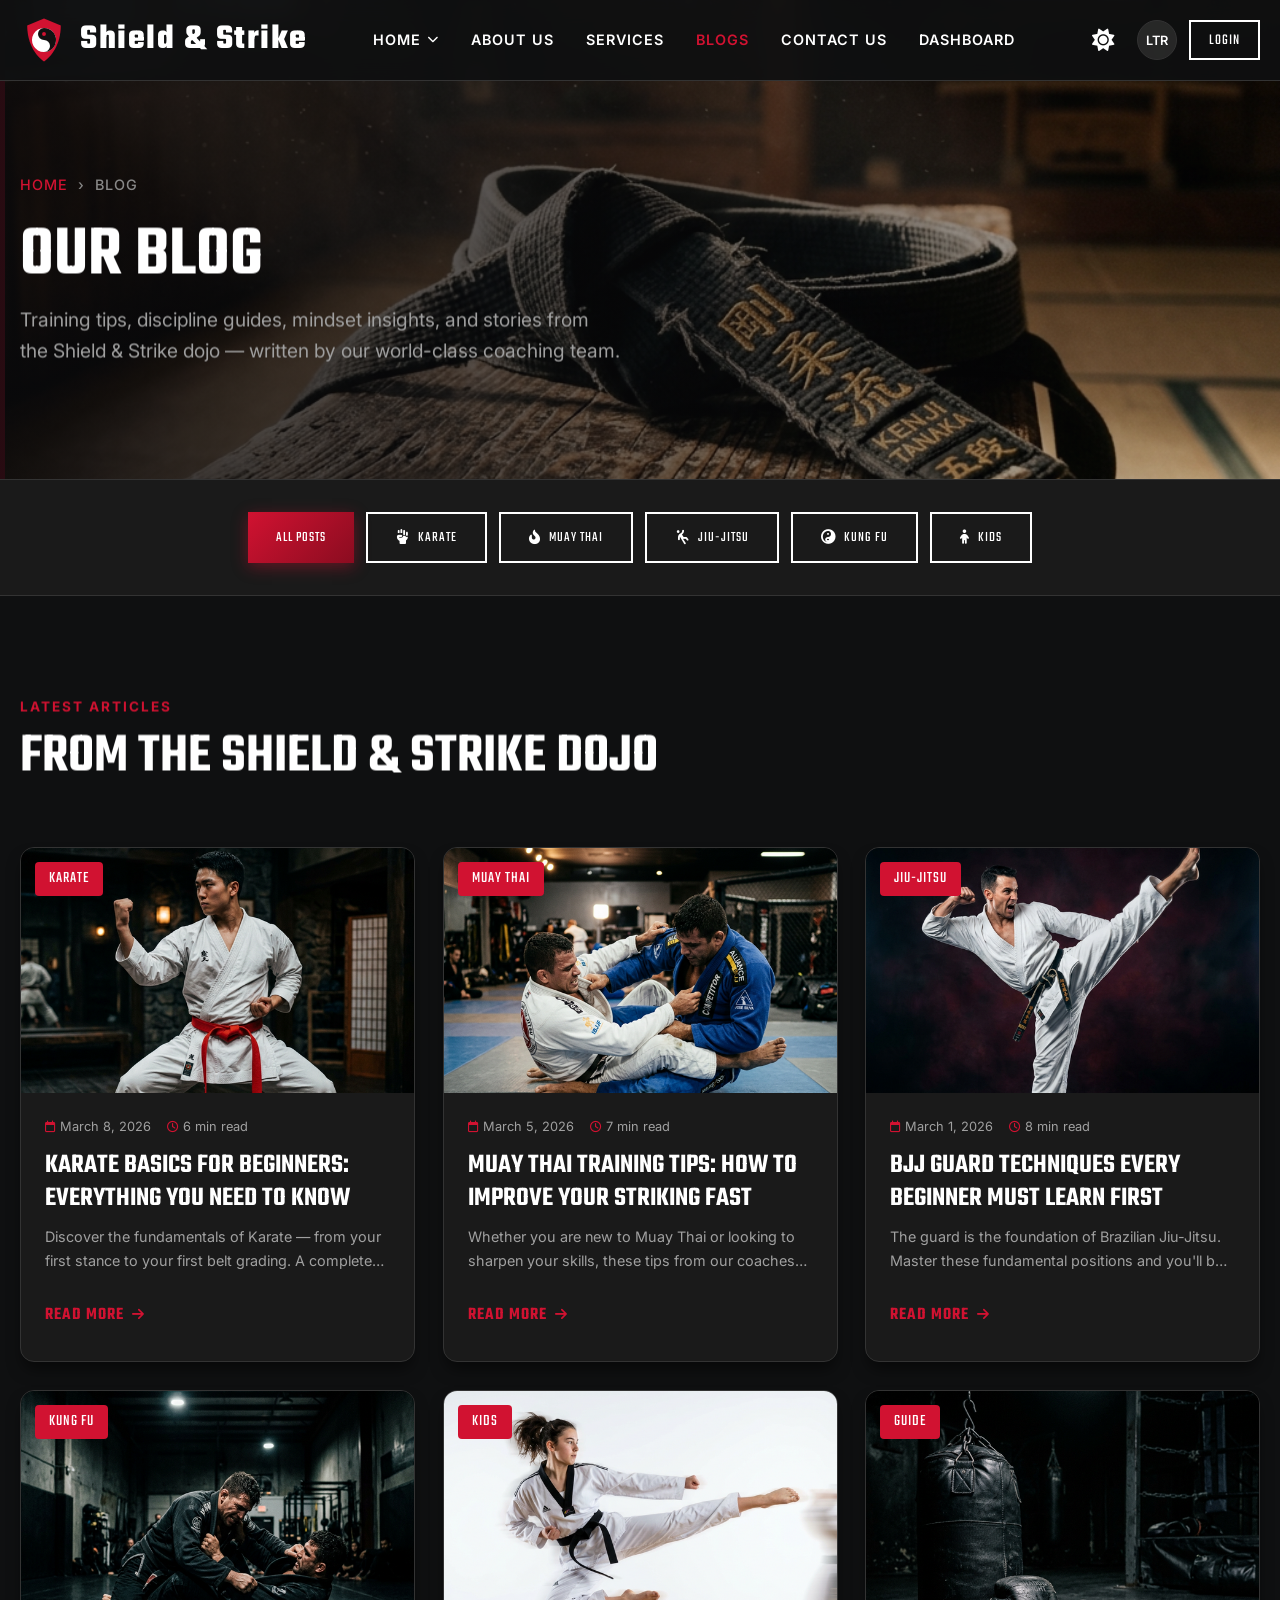
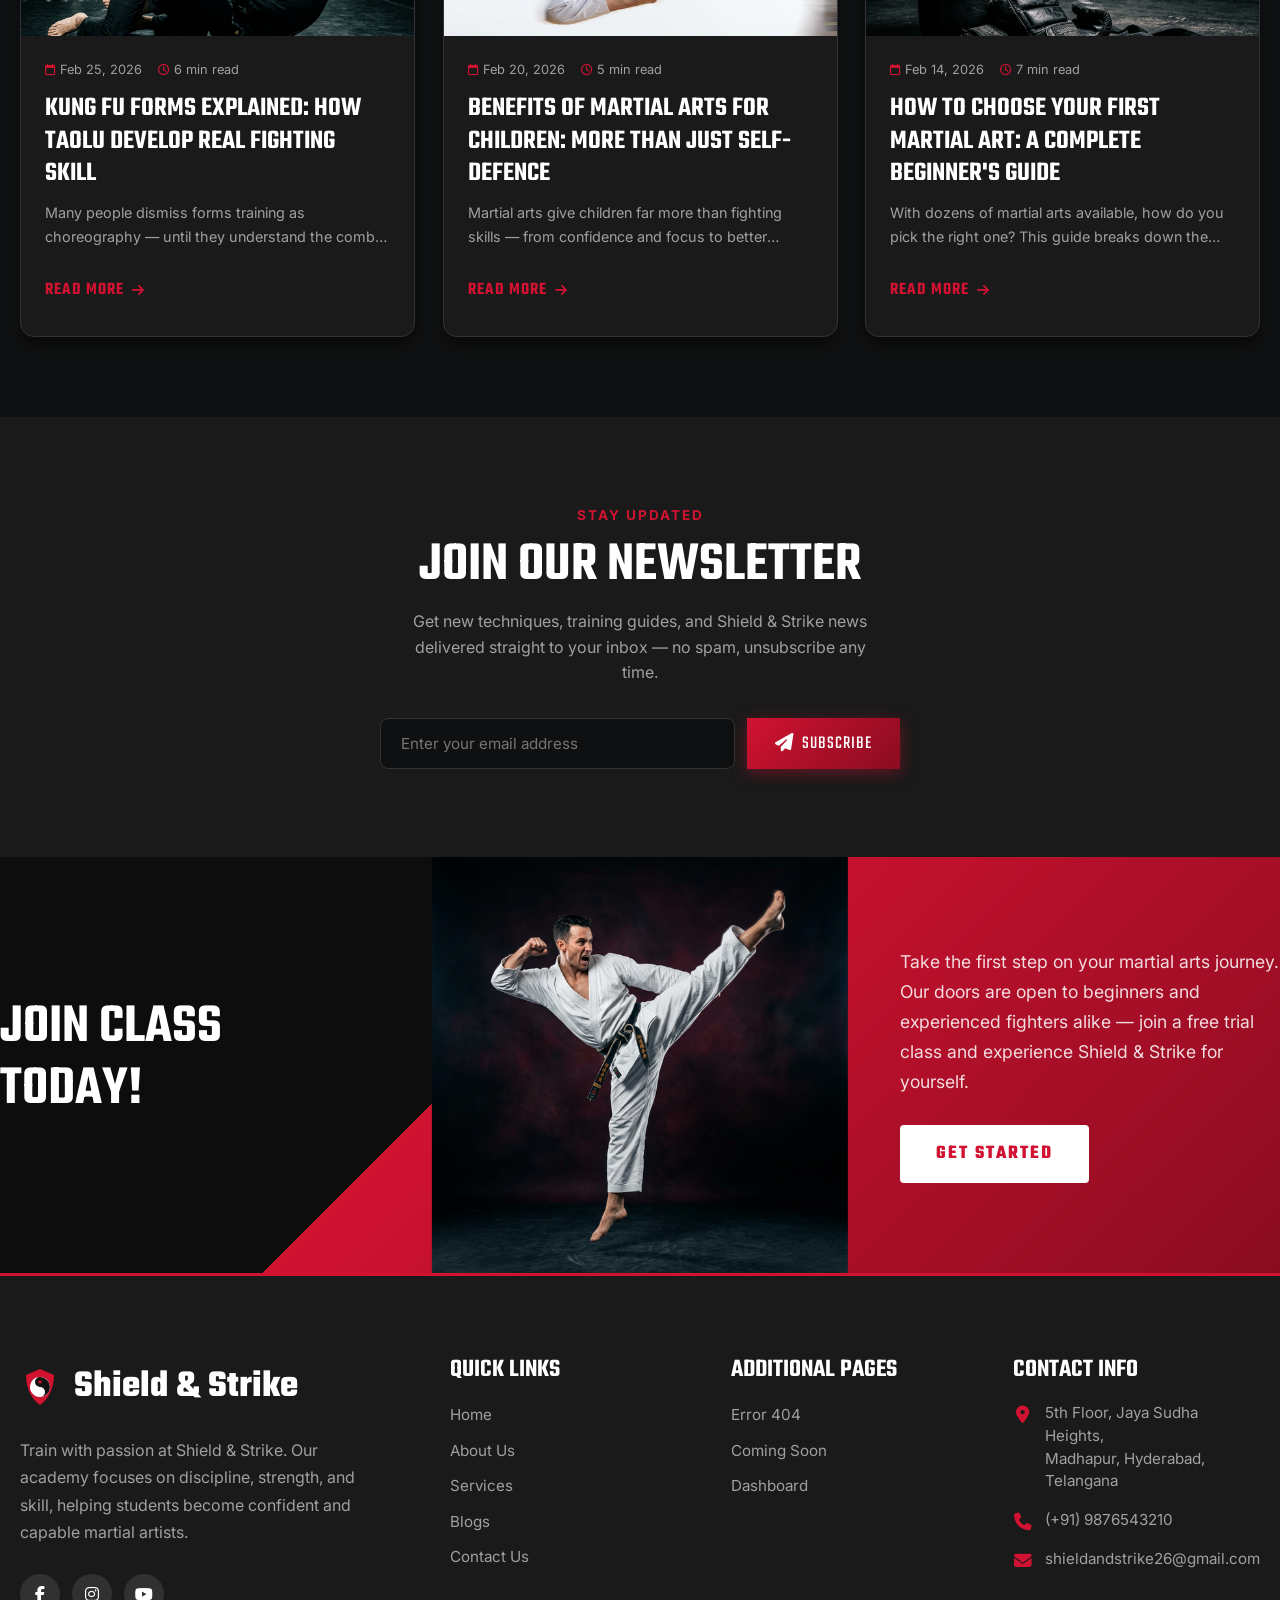
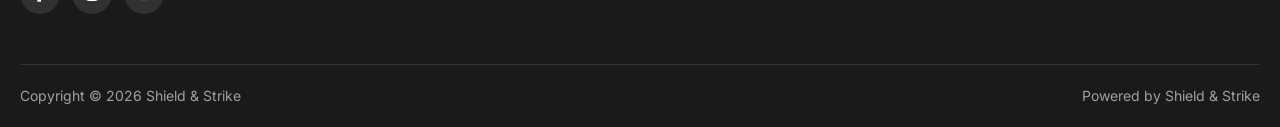
<file: pages/blogs.html>
<!DOCTYPE html>
<html lang="en" data-theme="dark">
<head>
    <title>Blog – Shield & Strike Martial Arts</title>
    <link rel="preconnect" href="https://fonts.googleapis.com">
    <link rel="preconnect" href="https://fonts.gstatic.com" crossorigin>
    <link href="https://fonts.googleapis.com/css2?family=Teko:wght@400;500;600;700&family=Inter:wght@300;400;500;600;700&display=swap" rel="stylesheet">
    <link rel="stylesheet" href="https://cdnjs.cloudflare.com/ajax/libs/font-awesome/6.4.0/css/all.min.css">
    <link rel="stylesheet" href="../css/global.css">
    <link rel="stylesheet" href="../css/pages.css">
    <link rel="stylesheet" href="../css/blogs.css">

    <link rel="icon" type="image/svg+xml" href="../images/logo.svg">
    <link rel="alternate icon" type="image/x-icon" href="../favicon.ico">
    <link rel="apple-touch-icon" href="../images/logo.svg">
</head>
<body>

    
    <header>
        <div class="container nav-container">
            <a href="../index.html" class="logo">
                <img src="../images/logo.svg" alt="Shield & Strike Logo">
                <span>Shield & Strike</span>
            </a>
            <ul class="nav-links" id="nav-links">
                <li>
                    <span class="nav-dropdown" tabindex="0" role="button" aria-haspopup="true">
                        Home <i class="fa-solid fa-chevron-down"></i>
                    </span>
                    <div class="dropdown-menu" role="menu">
                        <a href="../index.html" role="menuitem"><i class="fa-solid fa-house"></i>&nbsp; Home</a>
                        <a href="home2.html" role="menuitem"><i class="fa-solid fa-dumbbell"></i>&nbsp; Home 2</a>
                    </div>
                </li>
                <li><a href="about.html">About us</a></li>
                <li><a href="services.html">Services</a></li>
                <li><a href="blogs.html" class="active">Blogs</a></li>
                <li><a href="contact.html">Contact Us</a></li>
                <li><a href="dashboard.html">Dashboard</a></li>
            </ul>
            <div class="header-actions">
                <button id="theme-toggle" class="action-btn theme-toggle" aria-label="Toggle theme">
                    <i class="fa-solid fa-sun"></i>
                </button>
                <button id="rtl-toggle" class="action-btn rtl-toggle" aria-label="Toggle LTR/RTL">
                    LTR
                </button>
                <a href="login.html" class="action-btn login-btn" aria-label="Login">
                    <i class="fa-solid fa-user"></i>
                </a>
                <a href="login.html#signup" class="btn btn-outline get-started-btn">LOGIN</a>
                <button class="hamburger" aria-label="Toggle menu" aria-expanded="false">
                    <i class="fa-solid fa-bars"></i>
                </button>
            </div>
        </div>
    </header>


    <section class="page-hero" style="background-image: url('../images/blogs_hero.png');">
        <div class="container">
            <nav class="breadcrumb">
                <a href="../index.html">Home</a><span>›</span><span>Blog</span>
            </nav>
            <h1 class="page-hero-title" data-animate>OUR BLOG</h1>
            <p class="page-hero-sub" data-animate>Training tips, discipline guides, mindset insights, and stories from the Shield & Strike dojo — written by our world-class coaching team.</p>
        </div>
    </section>

    
    <section style="padding:32px 0; background:var(--bg-secondary); border-bottom:1px solid var(--border-color);">
        <div class="container" style="display:flex; gap:12px; flex-wrap:wrap; justify-content:center;">
            <a href="blogs.html" class="btn btn-primary" style="min-height:44px; font-size:0.9rem;">All Posts</a>
            <a href="blog-detail.html?blog=karate-basics" class="btn btn-outline" style="min-height:44px; font-size:0.9rem;"><i class="fa-solid fa-hand-fist"></i> Karate</a>
            <a href="blog-detail.html?blog=muay-thai-training" class="btn btn-outline" style="min-height:44px; font-size:0.9rem;"><i class="fa-solid fa-fire-flame-curved"></i> Muay Thai</a>
            <a href="blog-detail.html?blog=bjj-guard-techniques" class="btn btn-outline" style="min-height:44px; font-size:0.9rem;"><i class="fa-solid fa-person-falling"></i> Jiu-Jitsu</a>
            <a href="blog-detail.html?blog=kung-fu-forms" class="btn btn-outline" style="min-height:44px; font-size:0.9rem;"><i class="fa-solid fa-yin-yang"></i> Kung Fu</a>
            <a href="blog-detail.html?blog=benefits-for-kids" class="btn btn-outline" style="min-height:44px; font-size:0.9rem;"><i class="fa-solid fa-child"></i> Kids</a>
        </div>
    </section>

    
    <section class="blog-featured">
        <div class="container">
            <div class="blog-featured-header" data-animate>
                <div>
                    <span class="section-label">Latest Articles</span>
                    <h2>FROM THE SHIELD & STRIKE DOJO</h2>
                </div>
            </div>

            <div class="blog-grid">

                
                <article class="blog-card" data-animate onclick="location.href='blog-detail.html?blog=karate-basics'">
                    <div class="blog-card-img">
                        <img src="../images/hero.png" alt="Karate Basics" loading="lazy">
                        <span class="blog-card-category">Karate</span>
                        <div class="blog-card-overlay"></div>
                    </div>
                    <div class="blog-card-body">
                        <div class="blog-card-meta">
                            <span><i class="fa-regular fa-calendar"></i> March 8, 2026</span>
                            <span><i class="fa-regular fa-clock"></i> 6 min read</span>
                        </div>
                        <h3 class="blog-card-title">Karate Basics for Beginners: Everything You Need to Know</h3>
                        <p class="blog-card-excerpt">Discover the fundamentals of Karate — from your first stance to your first belt grading. A complete guide for anyone stepping into the dojo for the very first time.</p>
                        <a href="blog-detail.html?blog=karate-basics" class="blog-read-more">READ MORE <i class="fa-solid fa-arrow-right"></i></a>
                    </div>
                </article>

                
                <article class="blog-card" data-animate data-delay="1" onclick="location.href='blog-detail.html?blog=muay-thai-training'">
                    <div class="blog-card-img">
                        <img src="../images/programs.png" alt="Muay Thai Training" loading="lazy">
                        <span class="blog-card-category">Muay Thai</span>
                        <div class="blog-card-overlay"></div>
                    </div>
                    <div class="blog-card-body">
                        <div class="blog-card-meta">
                            <span><i class="fa-regular fa-calendar"></i> March 5, 2026</span>
                            <span><i class="fa-regular fa-clock"></i> 7 min read</span>
                        </div>
                        <h3 class="blog-card-title">Muay Thai Training Tips: How to Improve Your Striking Fast</h3>
                        <p class="blog-card-excerpt">Whether you are new to Muay Thai or looking to sharpen your skills, these tips from our coaches will dramatically improve your technique and power.</p>
                        <a href="blog-detail.html?blog=muay-thai-training" class="blog-read-more">READ MORE <i class="fa-solid fa-arrow-right"></i></a>
                    </div>
                </article>

                
                <article class="blog-card" data-animate data-delay="2" onclick="location.href='blog-detail.html?blog=bjj-guard-techniques'">
                    <div class="blog-card-img">
                        <img src="../images/join_class.png" alt="BJJ Guard Techniques" loading="lazy">
                        <span class="blog-card-category">Jiu-Jitsu</span>
                        <div class="blog-card-overlay"></div>
                    </div>
                    <div class="blog-card-body">
                        <div class="blog-card-meta">
                            <span><i class="fa-regular fa-calendar"></i> March 1, 2026</span>
                            <span><i class="fa-regular fa-clock"></i> 8 min read</span>
                        </div>
                        <h3 class="blog-card-title">BJJ Guard Techniques Every Beginner Must Learn First</h3>
                        <p class="blog-card-excerpt">The guard is the foundation of Brazilian Jiu-Jitsu. Master these fundamental positions and you'll be dangerous from the bottom — even against larger opponents.</p>
                        <a href="blog-detail.html?blog=bjj-guard-techniques" class="blog-read-more">READ MORE <i class="fa-solid fa-arrow-right"></i></a>
                    </div>
                </article>

                
                <article class="blog-card" data-animate onclick="location.href='blog-detail.html?blog=kung-fu-forms'">
                    <div class="blog-card-img">
                        <img src="../images/about_hero_bg.png" alt="Kung Fu Forms" loading="lazy">
                        <span class="blog-card-category">Kung Fu</span>
                        <div class="blog-card-overlay"></div>
                    </div>
                    <div class="blog-card-body">
                        <div class="blog-card-meta">
                            <span><i class="fa-regular fa-calendar"></i> Feb 25, 2026</span>
                            <span><i class="fa-regular fa-clock"></i> 6 min read</span>
                        </div>
                        <h3 class="blog-card-title">Kung Fu Forms Explained: How Taolu Develop Real Fighting Skill</h3>
                        <p class="blog-card-excerpt">Many people dismiss forms training as choreography — until they understand the combat applications hidden inside every single movement.</p>
                        <a href="blog-detail.html?blog=kung-fu-forms" class="blog-read-more">READ MORE <i class="fa-solid fa-arrow-right"></i></a>
                    </div>
                </article>

                
                <article class="blog-card" data-animate data-delay="1" onclick="location.href='blog-detail.html?blog=benefits-for-kids'">
                    <div class="blog-card-img">
                        <img src="../images/home2_hero.png" alt="Martial Arts for Kids" loading="lazy">
                        <span class="blog-card-category">Kids</span>
                        <div class="blog-card-overlay"></div>
                    </div>
                    <div class="blog-card-body">
                        <div class="blog-card-meta">
                            <span><i class="fa-regular fa-calendar"></i> Feb 20, 2026</span>
                            <span><i class="fa-regular fa-clock"></i> 5 min read</span>
                        </div>
                        <h3 class="blog-card-title">Benefits of Martial Arts for Children: More Than Just Self-Defence</h3>
                        <p class="blog-card-excerpt">Martial arts give children far more than fighting skills — from confidence and focus to better grades and lasting friendships inside the dojo.</p>
                        <a href="blog-detail.html?blog=benefits-for-kids" class="blog-read-more">READ MORE <i class="fa-solid fa-arrow-right"></i></a>
                    </div>
                </article>

                
                <article class="blog-card" data-animate data-delay="2" onclick="location.href='blog-detail.html?blog=choose-your-art'">
                    <div class="blog-card-img">
                        <img src="../images/about_vision_bg.png" alt="Choose Martial Art" loading="lazy">
                        <span class="blog-card-category">Guide</span>
                        <div class="blog-card-overlay"></div>
                    </div>
                    <div class="blog-card-body">
                        <div class="blog-card-meta">
                            <span><i class="fa-regular fa-calendar"></i> Feb 14, 2026</span>
                            <span><i class="fa-regular fa-clock"></i> 7 min read</span>
                        </div>
                        <h3 class="blog-card-title">How to Choose Your First Martial Art: A Complete Beginner's Guide</h3>
                        <p class="blog-card-excerpt">With dozens of martial arts available, how do you pick the right one? This guide breaks down the key differences to match your goals perfectly.</p>
                        <a href="blog-detail.html?blog=choose-your-art" class="blog-read-more">READ MORE <i class="fa-solid fa-arrow-right"></i></a>
                    </div>
                </article>

            </div>
        </div>
    </section>

    
    <section class="blog-newsletter">
        <div class="container">
            <span class="section-label">Stay Updated</span>
            <h2 data-animate>JOIN OUR NEWSLETTER</h2>
            <p data-animate>Get new techniques, training guides, and Shield & Strike news delivered straight to your inbox — no spam, unsubscribe any time.</p>
            <form class="newsletter-form" data-animate onsubmit="event.preventDefault(); this.innerHTML='<p style=\'color:var(--accent-color);font-family:Teko,sans-serif;font-size:1.5rem;\'>✓ THANK YOU FOR SUBSCRIBING!</p>'">
                <input type="email" placeholder="Enter your email address" required autocomplete="email">
                <button type="submit" class="btn btn-primary"><i class="fa-solid fa-paper-plane"></i> SUBSCRIBE</button>
            </form>
        </div>
    </section>

    
    <section class="global-join" id="join">
        <div class="global-join-bg-red"></div>
        <img src="../images/join_class.png" alt="High kick martial artist" class="global-join-fighter">
        <div class="container global-join-inner">
            <h2 class="global-join-title" data-animate>JOIN CLASS<br>TODAY!</h2>
            <div class="global-join-right" data-animate data-delay="1">
                <p>Take the first step on your martial arts journey. Our doors are open to beginners and experienced fighters alike — join a free trial class and experience Shield & Strike for yourself.</p>
                <a href="contact.html" class="btn btn-white" style="padding: 14px 36px; font-size:1.2rem; letter-spacing:2px;">GET STARTED</a>
            </div>
        </div>
    </section>


        
    <footer>
        <div class="container">
            <div class="footer-grid">
                <div>
                    <a href="../index.html" class="footer-logo">
                        <img src="../images/logo.svg" alt="Shield & Strike Logo" style="height: 40px; margin-right: 10px;">
                        Shield & Strike
                    </a>
                    <p class="footer-desc">Train with passion at Shield & Strike. Our academy focuses on discipline, strength, and skill, helping students become confident and capable martial artists.</p>
                    <div class="social-links">
                        <a href="#" aria-label="Facebook"><i class="fa-brands fa-facebook-f"></i></a>
                        <a href="#" aria-label="Instagram"><i class="fa-brands fa-instagram"></i></a>
                        <a href="#" aria-label="YouTube"><i class="fa-brands fa-youtube"></i></a>
                    </div>
                </div>
                <div>
                    <h3 class="footer-title">QUICK LINKS</h3>
                    <ul class="footer-links">
                        <li><a href="../index.html">Home <i class="fa-solid fa-arrow-right"></i></a></li>
                        <li><a href="about.html">About Us <i class="fa-solid fa-arrow-right"></i></a></li>
                        <li><a href="services.html">Services <i class="fa-solid fa-arrow-right"></i></a></li>
                        <li><a href="blogs.html">Blogs <i class="fa-solid fa-arrow-right"></i></a></li>
                        <li><a href="contact.html">Contact Us <i class="fa-solid fa-arrow-right"></i></a></li>
                    </ul>
                </div>
                <div>
                    <h3 class="footer-title">ADDITIONAL PAGES</h3>
                    <ul class="footer-links">
                        <li><a href="404.html">Error 404 <i class="fa-solid fa-arrow-right"></i></a></li>
                        <li><a href="coming-soon.html">Coming Soon <i class="fa-solid fa-arrow-right"></i></a></li>
                        <li><a href="dashboard.html">Dashboard <i class="fa-solid fa-arrow-right"></i></a></li>
                    </ul>
                </div>
                <div>
                    <h3 class="footer-title">CONTACT INFO</h3>
                    <ul class="footer-contact-info">
                        <li>
                            <i class="fa-solid fa-location-dot"></i>
                            <span>5th Floor, Jaya Sudha Heights,<br>Madhapur, Hyderabad, Telangana</span>
                        </li>
                        <li>
                            <i class="fa-solid fa-phone"></i>
                            <a href="tel:+919876543210">(+91) 9876543210</a>
                        </li>
                        <li>
                            <i class="fa-solid fa-envelope"></i>
                            <a href="mailto:shieldandstrike26@gmail.com">shieldandstrike26@gmail.com</a>
                        </li>
                    </ul>
                </div>
            </div>
            <div class="footer-bottom">
                <p>Copyright &copy; 2026 Shield & Strike</p>
                <p>Powered by Shield & Strike</p>
            </div>
        </div>
    </footer>

    <script src="../js/pages.js"></script>
</body>
</html>
</file>
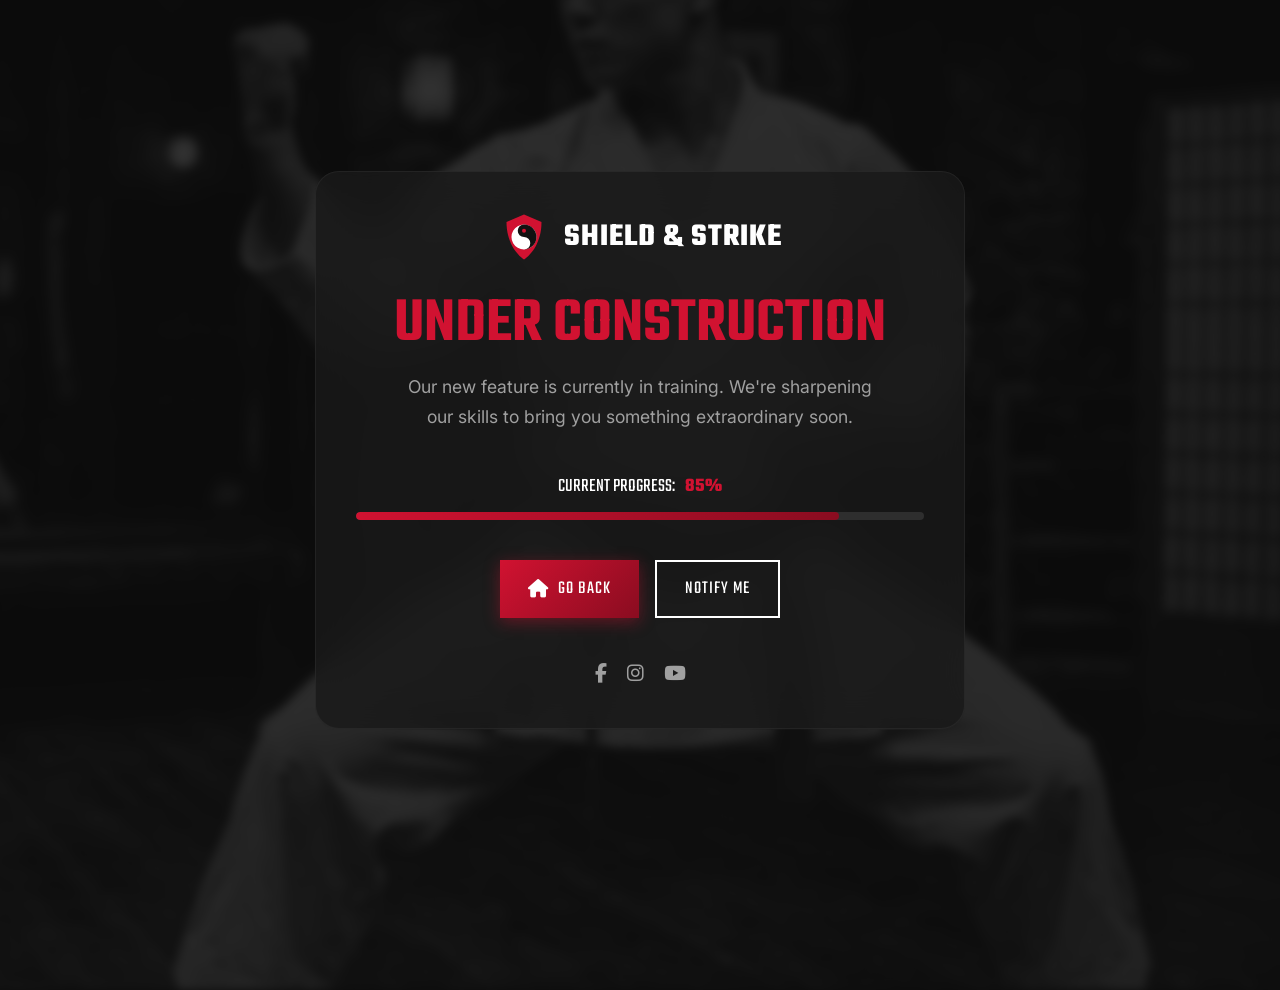
<file: pages/coming-soon.html>
<!DOCTYPE html>
<html lang="en" data-theme="dark">
<head>
    <meta charset="UTF-8">
    <meta name="viewport" content="width=device-width, initial-scale=1.0">
    <title>Coming Soon | Shield & Strike</title>
    <link rel="preconnect" href="https://fonts.googleapis.com">
    <link rel="preconnect" href="https://fonts.gstatic.com" crossorigin>
    <link href="https://fonts.googleapis.com/css2?family=Teko:wght@400;500;600;700&family=Inter:wght@300;400;500;600;700&display=swap" rel="stylesheet">
    <link rel="stylesheet" href="https://cdnjs.cloudflare.com/ajax/libs/font-awesome/6.4.0/css/all.min.css">
    <link rel="stylesheet" href="../css/global.css">
    <link rel="stylesheet" href="../css/coming-soon.css">
    <link rel="icon" type="image/svg+xml" href="../images/logo.svg">
</head>
<body class="cs-page">

    <div class="parallax-bg"></div>

    <div class="cs-container">
        <div class="cs-content">
            <div class="logo-area">
                <img src="../images/logo.svg" alt="Shield & Strike Logo" class="cs-logo">
                <span class="cs-brand-name">Shield & Strike</span>
            </div>
            
            <h1 class="cs-title">UNDER CONSTRUCTION</h1>
            <p class="cs-message">Our new feature is currently in training. We're sharpening our skills to bring you something extraordinary soon.</p>
            
            <div class="cs-status">
                <div class="cs-status-text">CURRENT PROGRESS: <span>85%</span></div>
                <div class="cs-progress-bar">
                    <div class="cs-progress-fill"></div>
                </div>
            </div>

            <div class="cs-actions">
                <a href="../index.html" class="btn btn-primary"><i class="fa-solid fa-house"></i> GO BACK</a>
                <a href="contact.html" class="btn btn-outline">NOTIFY ME</a>
            </div>

            <div class="cs-social">
                <a href="#"><i class="fa-brands fa-facebook-f"></i></a>
                <a href="#"><i class="fa-brands fa-instagram"></i></a>
                <a href="#"><i class="fa-brands fa-youtube"></i></a>
            </div>
        </div>
    </div>

</body>
</html>
</file>
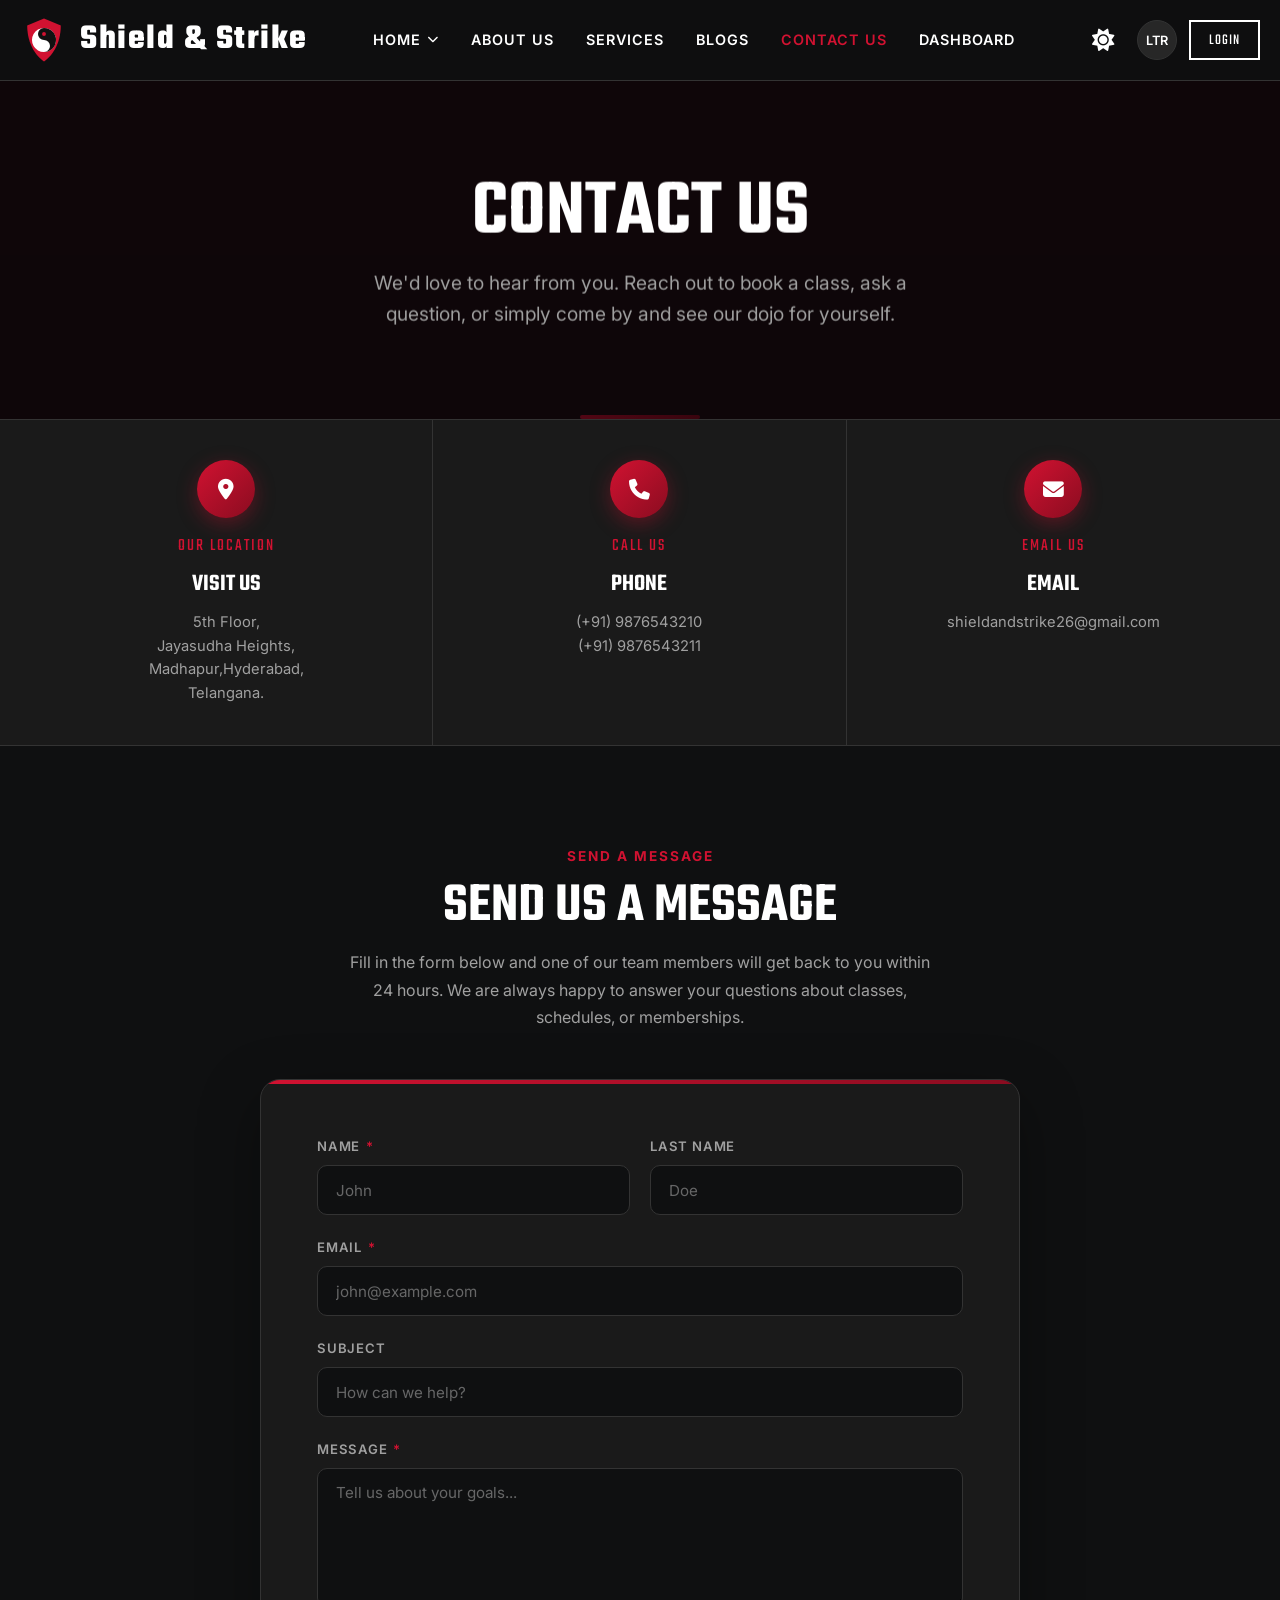
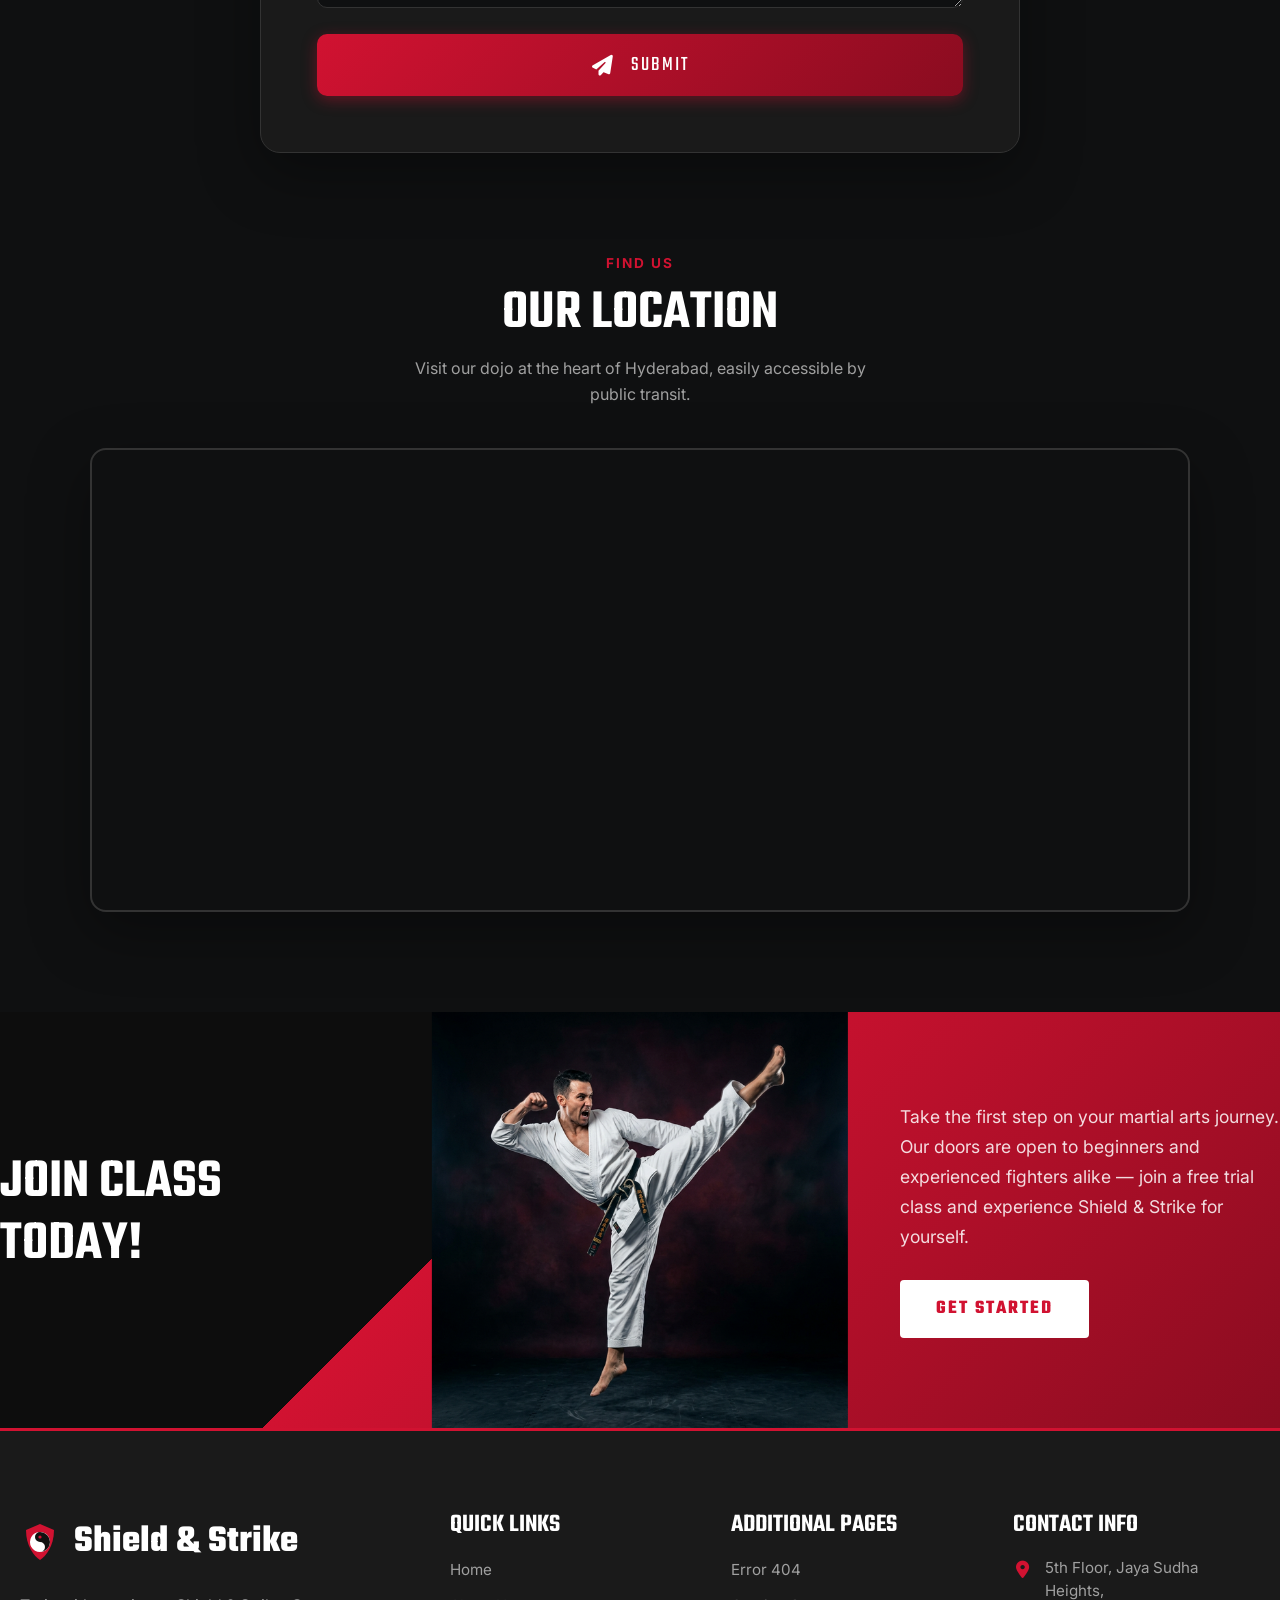
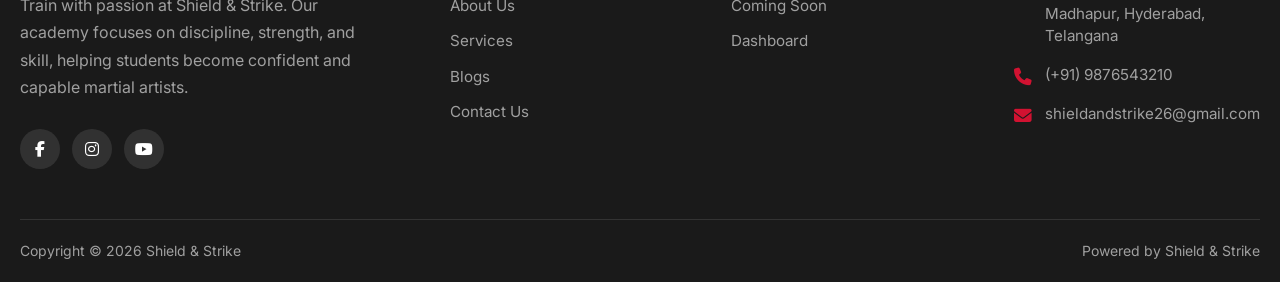
<file: pages/contact.html>
<!DOCTYPE html>
<html lang="en" data-theme="dark">

<head>
    <title>Contact Us – Shield & Strike</title>
    <link rel="preconnect" href="https://fonts.googleapis.com">
    <link rel="preconnect" href="https://fonts.gstatic.com" crossorigin>
    <link
        href="https://fonts.googleapis.com/css2?family=Teko:wght@400;500;600;700&family=Inter:wght@300;400;500;600;700&display=swap"
        rel="stylesheet">
    <link rel="stylesheet" href="https://cdnjs.cloudflare.com/ajax/libs/font-awesome/6.4.0/css/all.min.css">
    <link rel="stylesheet" href="../css/global.css">
    <link rel="stylesheet" href="../css/pages.css">
    <link rel="stylesheet" href="../css/contact.css">
    
    <link rel="icon" type="image/svg+xml" href="../images/logo.svg">
    <link rel="alternate icon" type="image/x-icon" href="../favicon.ico">
    <link rel="apple-touch-icon" href="../images/logo.svg">
</head>

<body>

    
    <header>
        <div class="container nav-container">
            <a href="../index.html" class="logo">
                <img src="../images/logo.svg" alt="Shield & Strike Logo">
                <span>Shield & Strike</span>
            </a>
            <ul class="nav-links" id="nav-links">
                <li>
                    <span class="nav-dropdown" tabindex="0" role="button" aria-haspopup="true">
                        Home <i class="fa-solid fa-chevron-down"></i>
                    </span>
                    <div class="dropdown-menu" role="menu">
                        <a href="../index.html" role="menuitem"><i class="fa-solid fa-house"></i>&nbsp; Home</a>
                        <a href="home2.html" role="menuitem"><i class="fa-solid fa-dumbbell"></i>&nbsp; Home 2</a>
                    </div>
                </li>
                <li><a href="about.html">About us</a></li>
                <li><a href="services.html">Services</a></li>
                <li><a href="blogs.html">Blogs</a></li>
                <li><a href="contact.html" class="active">Contact Us</a></li>
                <li><a href="dashboard.html">Dashboard</a></li>
            </ul>
            <div class="header-actions">
                <button id="theme-toggle" class="action-btn theme-toggle" aria-label="Toggle theme">
                    <i class="fa-solid fa-sun"></i>
                </button>
                <button id="rtl-toggle" class="action-btn rtl-toggle" aria-label="Toggle LTR/RTL">
                    LTR
                </button>
                <a href="login.html" class="action-btn login-btn" aria-label="Login">
                    <i class="fa-solid fa-user"></i>
                </a>
                <a href="login.html#signup" class="btn btn-outline get-started-btn">LOGIN</a>
                <button class="hamburger" aria-label="Toggle menu" aria-expanded="false">
                    <i class="fa-solid fa-bars"></i>
                </button>
            </div>
        </div>
    </header>

    
    <section class="contact-hero">
        <div class="container">
            <nav class="breadcrumb" style="justify-content:center;">
            </nav>
            <h1 class="page-hero-title" data-animate>CONTACT US</h1>
            <p class="page-hero-sub" data-animate>
                We'd love to hear from you. Reach out to book a class, ask a question, or simply come by and see our
                dojo for yourself.
            </p>
        </div>
    </section>

    
    <div class="contact-strip">
        <div class="container contact-strip-grid">
            <div class="contact-strip-item">
                <div class="contact-strip-icon"><i class="fa-solid fa-location-dot"></i></div>
                <span class="contact-strip-label">Our Location</span>
                <h4>VISIT US</h4>
                <p>5th Floor,<br>Jayasudha Heights,<br>Madhapur,Hyderabad,<br>Telangana.</p>
            </div>
            <div class="contact-strip-item">
                <div class="contact-strip-icon"><i class="fa-solid fa-phone"></i></div>
                <span class="contact-strip-label">Call Us</span>
                <h4>PHONE</h4>
                <p>
                    <a href="tel:+11234567890">(+91) 9876543210</a><br>
                    <a href="tel:+11234567899">(+91) 9876543211</a>
                </p>
            </div>
            <div class="contact-strip-item">
                <div class="contact-strip-icon"><i class="fa-solid fa-envelope"></i></div>
                <span class="contact-strip-label">Email Us</span>
                <h4>EMAIL</h4>
                <p>
                    <a href="mailto:shieldandstrike26@gmail.com"><span
                            class="__cf_email__"
                            data-cfemail="4d25282121220d28352c203d2128632e2220">shieldandstrike26@gmail.com</span></a><br>
                </p>
            </div>
        </div>
    </div>

    
    <section class="contact-form-section" id="send-message">
        <div class="container">
            <div class="contact-form-header" data-animate>
                <span class="section-label">Send A Message</span>
                <h2>SEND US A MESSAGE</h2>
                <p>Fill in the form below and one of our team members will get back to you within 24 hours. We are
                    always happy to answer your questions about classes, schedules, or memberships.</p>
            </div>

            <div class="contact-form-box" data-animate>
                
                <form id="contact-form" action="#" method="post" novalidate>
                    <div class="form-row">
                        <div class="form-group">
                            <label for="first-name">Name <span class="required">*</span></label>
                            <input type="text" id="first-name" name="first-name" placeholder="John" required>
                            <span class="error-msg"></span>
                        </div>
                        <div class="form-group">
                            <label for="last-name">Last Name</label>
                            <input type="text" id="last-name" name="last-name" placeholder="Doe">
                            <span class="error-msg"></span>
                        </div>
                    </div>
                    <div class="form-group">
                        <label for="email">Email <span class="required">*</span></label>
                        <input type="email" id="email" name="email" placeholder="john@example.com" required>
                        <span class="error-msg"></span>
                    </div>
                    <div class="form-group">
                        <label for="subject">Subject</label>
                        <input type="text" id="subject" name="subject" placeholder="How can we help?">
                    </div>
                    <div class="form-group">
                        <label for="message">Message <span class="required">*</span></label>
                        <textarea id="message" name="message" placeholder="Tell us about your goals..."></textarea>
                        <span class="error-msg"></span>
                    </div>
                    <button type="submit" class="btn btn-primary contact-submit-btn">
                        <i class="fa-solid fa-paper-plane"></i> SUBMIT
                    </button>
                </form>

                
                <div id="form-success" class="form-success">
                    <div class="form-success-icon"><i class="fa-solid fa-circle-check"></i></div>
                    <h3>Message Sent!</h3>
                    <p>Thank you for reaching out. We'll get back to you within 24 hours.</p>
                </div>
            </div>
        </div>
    </section>

    
    <section class="contact-map-section" id="our-location">
        <div class="container">
            <div class="map-header" data-animate>
                <span class="section-label">Find Us</span>
                <h2>OUR LOCATION</h2>
                <p>Visit our dojo at the heart of Hyderabad, easily accessible by public transit.</p>
            </div>
            <div class="map-wrapper" data-animate>
                <iframe 
                     src="https://www.google.com/maps/embed?pb=!1m18!1m12!1m3!1d121797.0020057255!2d78.24658724335939!3d17.452231000000015!2m3!1f0!2f0!3f0!3m2!1i1024!2i768!4f13.1!3m3!1m2!1s0x3bcb913aa8118e95%3A0xafc9ec950d04b87b!2sTechechos%20Innovation!5e0!3m2!1sen!2sin!4v1773331796696!5m2!1sen!2sin" width="600" height="450" style="border:0;" allowfullscreen="" loading="lazy" referrerpolicy="no-referrer-when-downgrade"
               
                       title="Shield & Strike Location Map">
                </iframe>
            </div>
        </div>
    </section>

    
    <section class="global-join" id="join">
        <div class="global-join-bg-red"></div>
        <img src="../images/join_class.png" alt="High kick martial artist" class="global-join-fighter">
        <div class="container global-join-inner">
            <h2 class="global-join-title" data-animate>JOIN CLASS<br>TODAY!</h2>
            <div class="global-join-right" data-animate data-delay="1">
                <p>Take the first step on your martial arts journey. Our doors are open to beginners and experienced
                    fighters alike — join a free trial class and experience Shield & Strike for yourself.</p>
                <a href="contact.html" class="btn btn-white"
                    style="padding: 14px 36px; font-size:1.2rem; letter-spacing:2px;">GET STARTED</a>
            </div>
        </div>
    </section>

    
    <footer>
        <div class="container">
            <div class="footer-grid">
                <div>
                    <a href="../index.html" class="footer-logo">
                        <img src="../images/logo.svg" alt="Shield & Strike Logo" style="height: 40px; margin-right: 10px;">
                        Shield & Strike
                    </a>
                    <p class="footer-desc">Train with passion at Shield & Strike. Our academy focuses on discipline,
                        strength, and skill, helping students become confident and capable martial artists.</p>
                    <div class="social-links">
                        <a href="#" aria-label="Facebook"><i class="fa-brands fa-facebook-f"></i></a>
                        <a href="#" aria-label="Instagram"><i class="fa-brands fa-instagram"></i></a>
                        <a href="#" aria-label="YouTube"><i class="fa-brands fa-youtube"></i></a>
                    </div>
                </div>
                <div>
                    <h3 class="footer-title">QUICK LINKS</h3>
                    <ul class="footer-links">
                        <li><a href="../index.html">Home <i class="fa-solid fa-arrow-right"></i></a></li>
                        <li><a href="about.html">About Us <i class="fa-solid fa-arrow-right"></i></a></li>
                        <li><a href="services.html">Services <i class="fa-solid fa-arrow-right"></i></a></li>
                        <li><a href="blogs.html">Blogs <i class="fa-solid fa-arrow-right"></i></a></li>
                        <li><a href="contact.html">Contact Us <i class="fa-solid fa-arrow-right"></i></a></li>
                    </ul>
                </div>
                <div>
                    <h3 class="footer-title">ADDITIONAL PAGES</h3>
                    <ul class="footer-links">
                        <li><a href="404.html">Error 404 <i class="fa-solid fa-arrow-right"></i></a></li>
                        <li><a href="coming-soon.html">Coming Soon <i class="fa-solid fa-arrow-right"></i></a></li>
                        <li><a href="dashboard.html">Dashboard <i class="fa-solid fa-arrow-right"></i></a></li>
                    </ul>
                </div>
                <div>
                    <h3 class="footer-title">CONTACT INFO</h3>
                    <ul class="footer-contact-info">
                        <li>
                            <i class="fa-solid fa-location-dot"></i>
                            <span>5th Floor, Jaya Sudha Heights,<br>Madhapur, Hyderabad, Telangana</span>
                        </li>
                        <li>
                            <i class="fa-solid fa-phone"></i>
                            <a href="tel:+919876543210">(+91) 9876543210</a>
                        </li>
                        <li>
                            <i class="fa-solid fa-envelope"></i>
                            <a href="mailto:shieldandstrike26@gmail.com">shieldandstrike26@gmail.com</a>
                        </li>
                    </ul>
                </div>
            </div>
            <div class="footer-bottom">
                <p>Copyright &copy; 2026 Shield & Strike</p>
                <p>Powered by Shield & Strike</p>
            </div>
        </div>
    </footer>

    <script src="../js/pages.js"></script>
    <script src="../js/contact.js"></script>
</body>

</html>
</file>
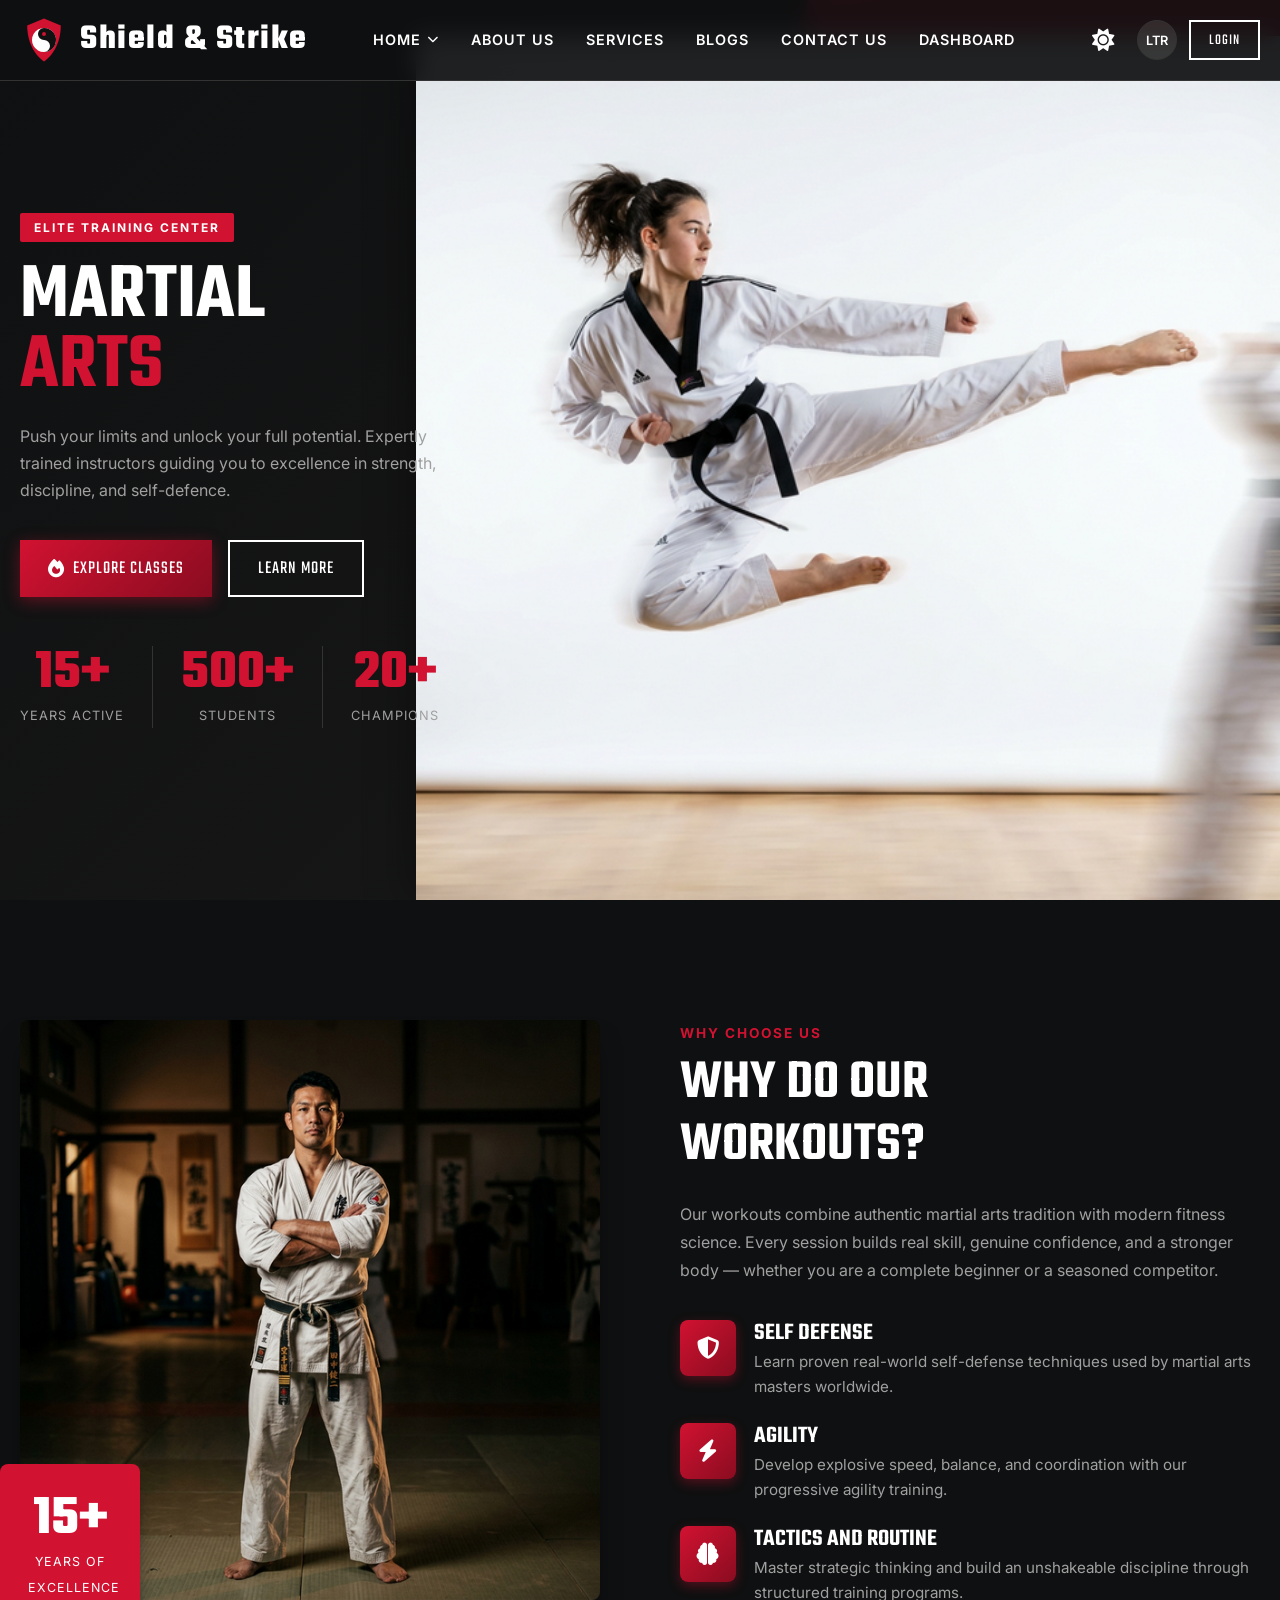
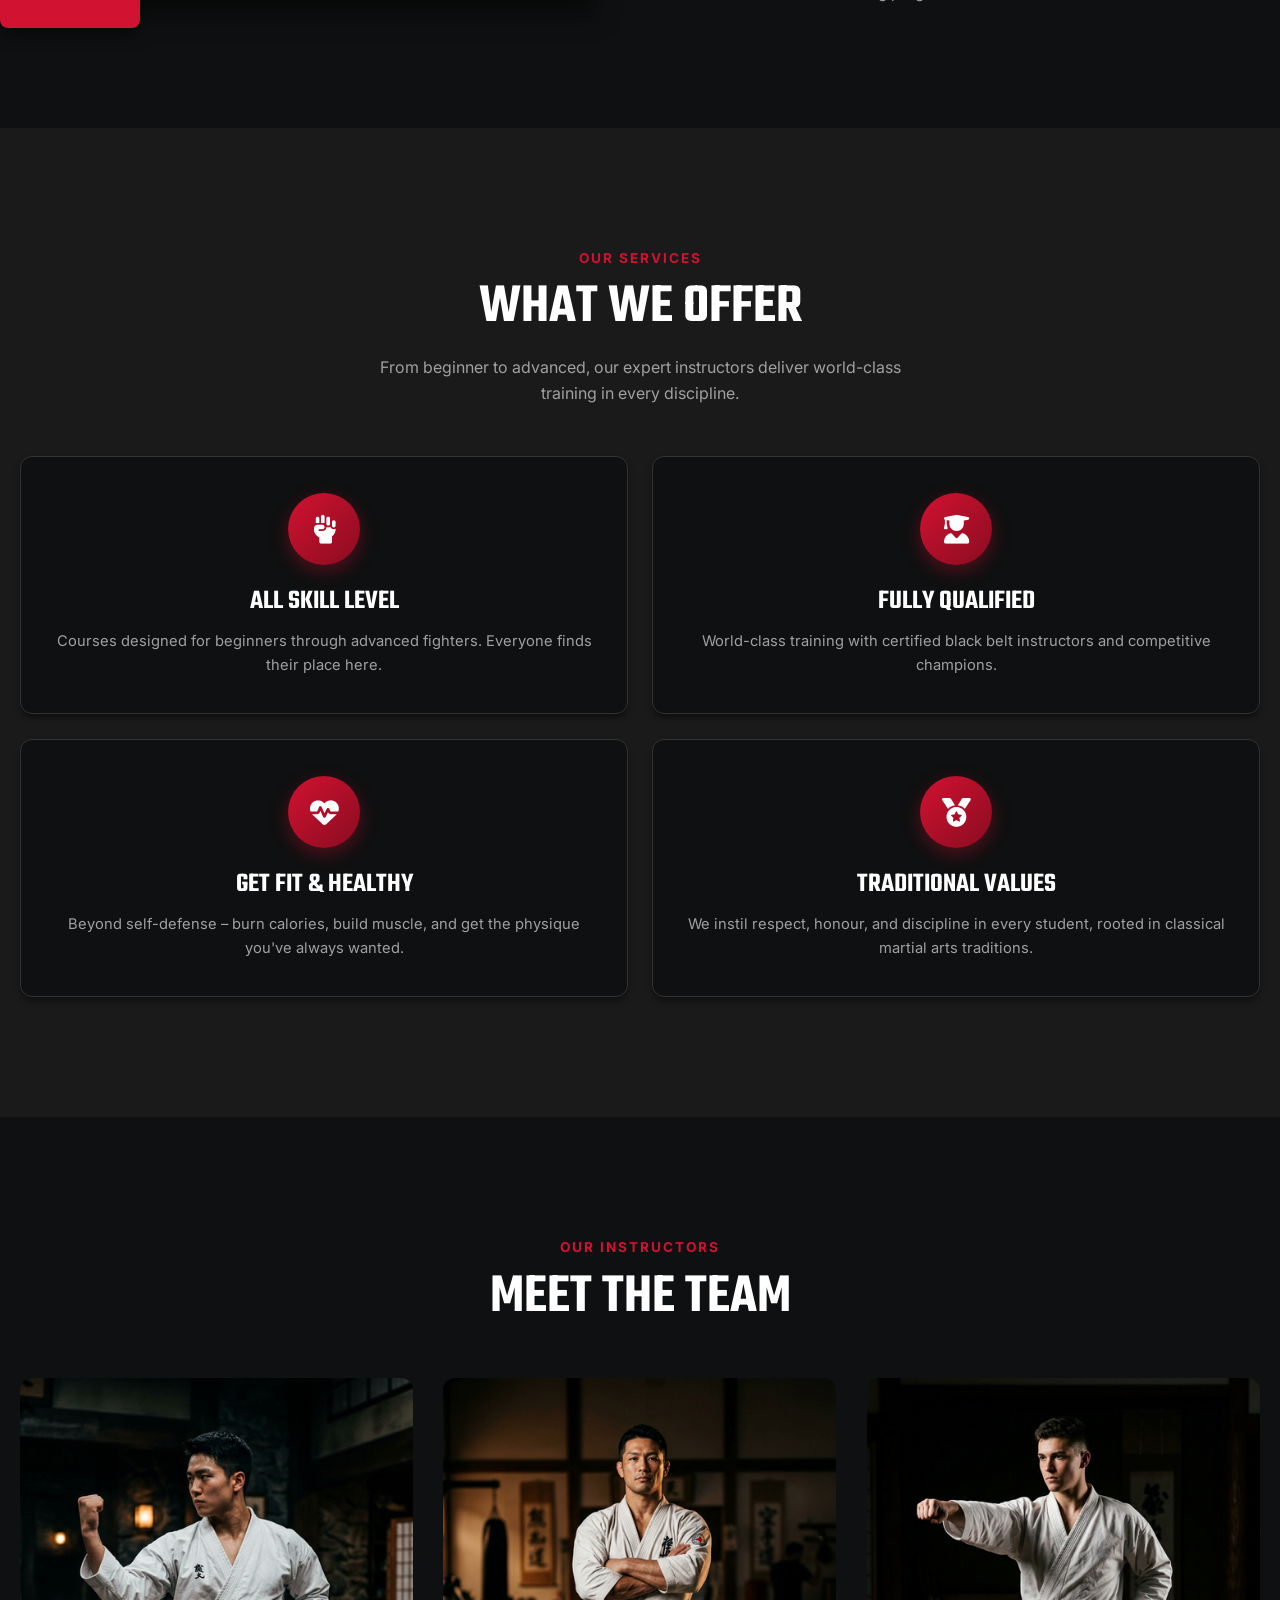
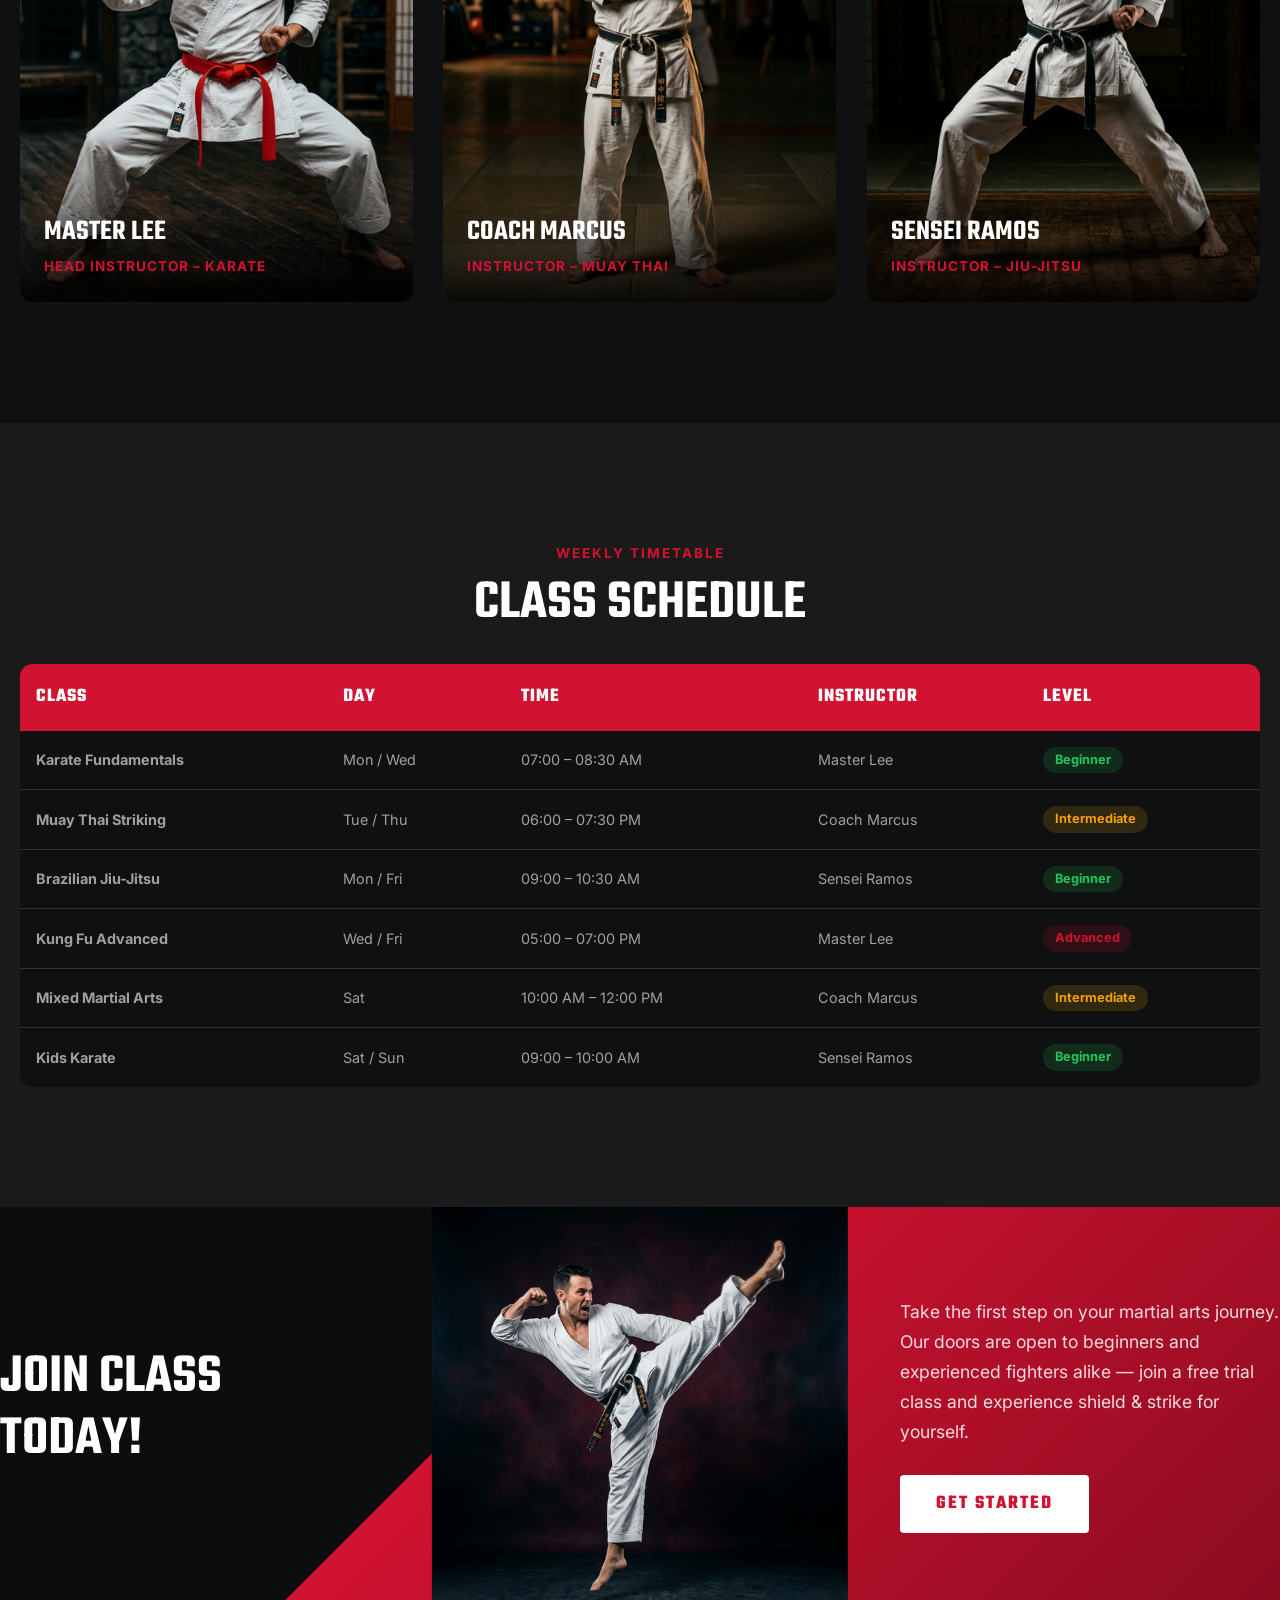
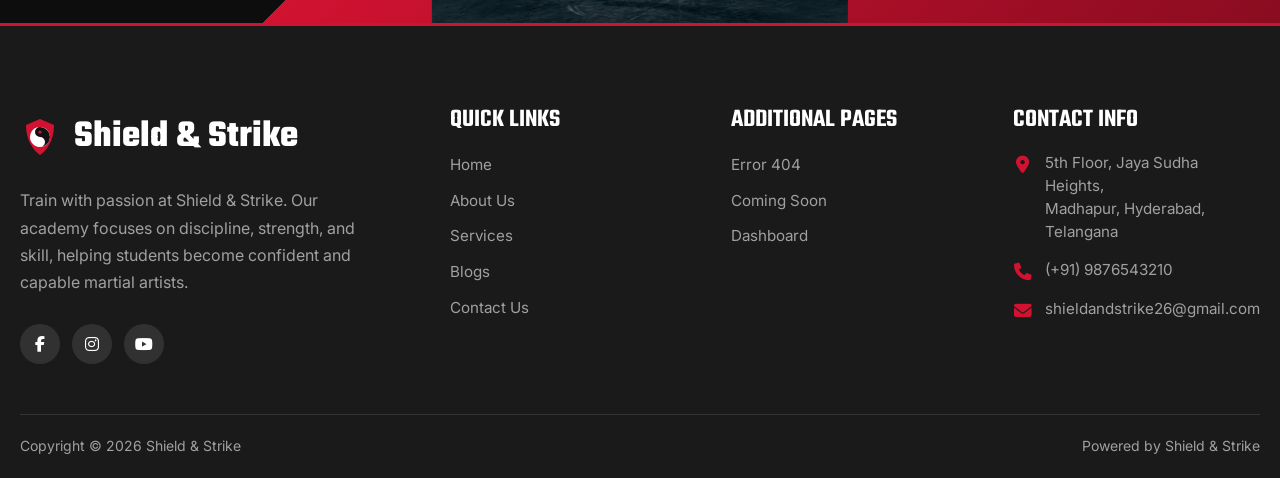
<file: pages/home2.html>
<!DOCTYPE html>
<html lang="en" data-theme="dark">
<head>
    <title>Home 2 – Shield & Strike</title>
    <link rel="preconnect" href="https://fonts.googleapis.com">
    <link rel="preconnect" href="https://fonts.gstatic.com" crossorigin>
    <link href="https://fonts.googleapis.com/css2?family=Teko:wght@400;500;600;700&family=Inter:wght@300;400;500;600;700&display=swap" rel="stylesheet">
    <link rel="stylesheet" href="https://cdnjs.cloudflare.com/ajax/libs/font-awesome/6.4.0/css/all.min.css">
    <link rel="stylesheet" href="../css/global.css">
    <link rel="stylesheet" href="../css/home2.css">
    
    <link rel="icon" type="image/svg+xml" href="../images/logo.svg">
    <link rel="alternate icon" type="image/x-icon" href="../favicon.ico">
    <link rel="apple-touch-icon" href="../images/logo.svg">
    <style>
      header.scrolled { box-shadow: 0 4px 28px rgba(0,0,0,0.4); }
    </style>
</head>
<body>

    
    <header>
        <div class="container nav-container">
            <a href="../index.html" class="logo">
                <img src="../images/logo.svg" alt="Shield & Strike Logo">
                <span>Shield & Strike</span>
            </a>

            <ul class="nav-links" id="nav-links">
                <li>
                    <span class="nav-dropdown" tabindex="0" role="button" aria-haspopup="true">
                        Home <i class="fa-solid fa-chevron-down"></i>
                    </span>
                    <div class="dropdown-menu" role="menu">
                        <a href="../index.html" role="menuitem"><i class="fa-solid fa-house"></i>&nbsp; Home</a>
                        <a href="home2.html" role="menuitem"><i class="fa-solid fa-dumbbell"></i>&nbsp; Home 2</a>
                    </div>
                </li>
                <li><a href="about.html">About us</a></li>
                <li><a href="services.html">Services</a></li>
                <li><a href="blogs.html">Blogs</a></li>
                <li><a href="contact.html">Contact Us</a></li>
                <li><a href="dashboard.html">Dashboard</a></li>
            </ul>

            <div class="header-actions">
                <button id="theme-toggle" class="action-btn theme-toggle" aria-label="Toggle theme">
                    <i class="fa-solid fa-sun"></i>
                </button>
                <button id="rtl-toggle" class="action-btn rtl-toggle" aria-label="Toggle LTR/RTL">
                    LTR
                </button>
                <a href="login.html" class="action-btn login-btn" aria-label="Login">
                    <i class="fa-solid fa-user"></i>
                </a>
                <a href="login.html#signup" class="btn btn-outline get-started-btn">LOGIN</a>
                <button class="hamburger" aria-label="Toggle menu" aria-expanded="false">
                    <i class="fa-solid fa-bars"></i>
                </button>
            </div>
        </div>
    </header>

    
    <section class="hero2" id="home">
        <div class="hero2-accent-bar"></div>

        <div class="container hero2-grid">
            <div class="hero2-content">
                <span class="hero2-tag" data-animate data-delay="1">ELITE TRAINING CENTER</span>
                <h1 class="hero2-title" data-animate data-delay="2">MARTIAL<br><span>ARTS</span></h1>
                <p class="hero2-desc" data-animate data-delay="3">Push your limits and unlock your full potential. Expertly trained instructors guiding you to excellence in strength, discipline, and self-defence.</p>
                <div class="hero2-btns" data-animate data-delay="4">
                    <a href="#offer" class="btn btn-primary"><i class="fa-solid fa-fire"></i> EXPLORE CLASSES</a>
                    <a href="#why" class="btn btn-outline">LEARN MORE</a>
                </div>
                <div class="hero2-stats" data-animate data-delay="5">
                    <div class="hero2-stat">
                        <span class="hero2-stat-num" data-count="15" data-suffix="+">15+</span>
                        <span class="hero2-stat-label">Years Active</span>
                    </div>
                    <div class="hero2-stat">
                        <span class="hero2-stat-num" data-count="500" data-suffix="+">500+</span>
                        <span class="hero2-stat-label">Students</span>
                    </div>
                    <div class="hero2-stat">
                        <span class="hero2-stat-num" data-count="20" data-suffix="+">20+</span>
                        <span class="hero2-stat-label">Champions</span>
                    </div>
                </div>
            </div>
            
            <div></div>
        </div>
        <img src="../images/home2_hero.png" alt="Martial Artist in Action" class="hero2-fighter">
    </section>

    
    <section class="why-us" id="why">
        <div class="container why-grid">
            <div class="why-image" data-animate>
                <img src="../images/home2_workout.png" alt="Martial Arts Master Instructor">
                <div class="why-badge">
                    <span class="why-badge-num">15+</span>
                    <span class="why-badge-text">Years of Excellence</span>
                </div>
            </div>
            <div class="why-content">
                <span class="section-label">WHY CHOOSE US</span>
                <h2 class="why-content-title" data-animate>WHY DO OUR<br>WORKOUTS?</h2>
                <p class="why-content-desc" data-animate>Our workouts combine authentic martial arts tradition with modern fitness science. Every session builds real skill, genuine confidence, and a stronger body — whether you are a complete beginner or a seasoned competitor.</p>
                <div class="why-features">
                    <div class="why-feature" data-animate>
                        <div class="why-icon"><i class="fa-solid fa-shield-halved"></i></div>
                        <div>
                            <h4>SELF DEFENSE</h4>
                            <p>Learn proven real-world self-defense techniques used by martial arts masters worldwide.</p>
                        </div>
                    </div>
                    <div class="why-feature" data-animate data-delay="1">
                        <div class="why-icon"><i class="fa-solid fa-bolt"></i></div>
                        <div>
                            <h4>AGILITY</h4>
                            <p>Develop explosive speed, balance, and coordination with our progressive agility training.</p>
                        </div>
                    </div>
                    <div class="why-feature" data-animate data-delay="2">
                        <div class="why-icon"><i class="fa-solid fa-brain"></i></div>
                        <div>
                            <h4>TACTICS AND ROUTINE</h4>
                            <p>Master strategic thinking and build an unshakeable discipline through structured training programs.</p>
                        </div>
                    </div>
                </div>
            </div>
        </div>
    </section>

    
    <section class="offer" id="offer">
        <div class="container">
            <div style="text-align:center;">
                <span class="section-label">OUR SERVICES</span>
                <h2 class="section-title" data-animate>WHAT WE OFFER</h2>
                <p style="color:var(--text-secondary);max-width:550px;margin:16px auto 0;" data-animate data-delay="1">From beginner to advanced, our expert instructors deliver world-class training in every discipline.</p>
            </div>
            <div class="offer-grid">
                <div class="offer-card" data-animate>
                    <div class="offer-icon"><i class="fa-solid fa-fist-raised"></i></div>
                    <h3>All Skill Level</h3>
                    <p>Courses designed for beginners through advanced fighters. Everyone finds their place here.</p>
                </div>
                <div class="offer-card" data-animate data-delay="1">
                    <div class="offer-icon"><i class="fa-solid fa-user-graduate"></i></div>
                    <h3>Fully Qualified</h3>
                    <p>World-class training with certified black belt instructors and competitive champions.</p>
                </div>
                <div class="offer-card" data-animate data-delay="2">
                    <div class="offer-icon"><i class="fa-solid fa-heart-pulse"></i></div>
                    <h3>Get Fit & Healthy</h3>
                    <p>Beyond self-defense – burn calories, build muscle, and get the physique you've always wanted.</p>
                </div>
                <div class="offer-card" data-animate data-delay="3">
                    <div class="offer-icon"><i class="fa-solid fa-medal"></i></div>
                    <h3>Traditional Values</h3>
                    <p>We instil respect, honour, and discipline in every student, rooted in classical martial arts traditions.</p>
                </div>
            </div>
        </div>
    </section>

    
    <section class="team" id="team">
        <div class="container">
            <div style="text-align:center;">
                <span class="section-label">OUR INSTRUCTORS</span>
                <h2 class="section-title" data-animate>MEET THE TEAM</h2>
            </div>
            <div class="team-grid">
                <div class="team-card" data-animate>
                    <img src="../images/hero.png" alt="Master Lee" class="team-photo">
                    <div class="team-info">
                        <h3>MASTER LEE</h3>
                        <span>Head Instructor – Karate</span>
                    </div>
                </div>
                <div class="team-card" data-animate data-delay="1">
                    <img src="../images/home2_workout.png" alt="Coach Marcus" class="team-photo">
                    <div class="team-info">
                        <h3>COACH MARCUS</h3>
                        <span>Instructor – Muay Thai</span>
                    </div>
                </div>
                <div class="team-card" data-animate data-delay="2">
                    <img src="../images/testimonial_man.png" alt="Sensei Ramos" class="team-photo">
                    <div class="team-info">
                        <h3>SENSEI RAMOS</h3>
                        <span>Instructor – Jiu-Jitsu</span>
                    </div>
                </div>
            </div>
        </div>
    </section>

    
    <section class="schedule" id="schedule">
        <div class="container">
            <div style="text-align:center;">
                <span class="section-label">WEEKLY TIMETABLE</span>
                <h2 class="section-title" data-animate>CLASS SCHEDULE</h2>
            </div>
            <div class="table-wrapper">
                <table class="schedule-table" data-animate>
                    <thead>
                        <tr>
                            <th>Class</th>
                            <th>Day</th>
                            <th>Time</th>
                            <th>Instructor</th>
                            <th>Level</th>
                        </tr>
                    </thead>
                    <tbody>
                        <tr>
                            <td><strong>Karate Fundamentals</strong></td>
                            <td>Mon / Wed</td>
                            <td>07:00 – 08:30 AM</td>
                            <td>Master Lee</td>
                            <td><span class="schedule-tag beginner">Beginner</span></td>
                        </tr>
                        <tr>
                            <td><strong>Muay Thai Striking</strong></td>
                            <td>Tue / Thu</td>
                            <td>06:00 – 07:30 PM</td>
                            <td>Coach Marcus</td>
                            <td><span class="schedule-tag inter">Intermediate</span></td>
                        </tr>
                        <tr>
                            <td><strong>Brazilian Jiu-Jitsu</strong></td>
                            <td>Mon / Fri</td>
                            <td>09:00 – 10:30 AM</td>
                            <td>Sensei Ramos</td>
                            <td><span class="schedule-tag beginner">Beginner</span></td>
                        </tr>
                        <tr>
                            <td><strong>Kung Fu Advanced</strong></td>
                            <td>Wed / Fri</td>
                            <td>05:00 – 07:00 PM</td>
                            <td>Master Lee</td>
                            <td><span class="schedule-tag advanced">Advanced</span></td>
                        </tr>
                        <tr>
                            <td><strong>Mixed Martial Arts</strong></td>
                            <td>Sat</td>
                            <td>10:00 AM – 12:00 PM</td>
                            <td>Coach Marcus</td>
                            <td><span class="schedule-tag inter">Intermediate</span></td>
                        </tr>
                        <tr>
                            <td><strong>Kids Karate</strong></td>
                            <td>Sat / Sun</td>
                            <td>09:00 – 10:00 AM</td>
                            <td>Sensei Ramos</td>
                            <td><span class="schedule-tag beginner">Beginner</span></td>
                        </tr>
                    </tbody>
                </table>
            </div>
        </div>
    </section>

    
    <section class="global-join" id="join">
        <div class="global-join-bg-red"></div>
        <img src="../images/join_class.png" alt="High kick martial artist" class="global-join-fighter">
        <div class="container global-join-inner">
            <h2 class="global-join-title" data-animate>JOIN CLASS<br>TODAY!</h2>
            <div class="global-join-right" data-animate data-delay="1">
                <p>Take the first step on your martial arts journey. Our doors are open to beginners and experienced fighters alike — join a free trial class and experience shield & strike for yourself.</p>
                <a href="contact.html" class="btn btn-white">GET STARTED</a>
            </div>
        </div>
    </section>

        
    <footer>
        <div class="container">
            <div class="footer-grid">
                <div>
                    <a href="../index.html" class="footer-logo">
                        <img src="../images/logo.svg" alt="Shield & Strike Logo" style="height: 40px; margin-right: 10px;">
                        Shield & Strike
                    </a>
                    <p class="footer-desc">Train with passion at Shield & Strike. Our academy focuses on discipline, strength, and skill, helping students become confident and capable martial artists.</p>
                    <div class="social-links">
                        <a href="#" aria-label="Facebook"><i class="fa-brands fa-facebook-f"></i></a>
                        <a href="#" aria-label="Instagram"><i class="fa-brands fa-instagram"></i></a>
                        <a href="#" aria-label="YouTube"><i class="fa-brands fa-youtube"></i></a>
                    </div>
                </div>
                <div>
                    <h3 class="footer-title">QUICK LINKS</h3>
                    <ul class="footer-links">
                        <li><a href="../index.html">Home <i class="fa-solid fa-arrow-right"></i></a></li>
                        <li><a href="about.html">About Us <i class="fa-solid fa-arrow-right"></i></a></li>
                        <li><a href="services.html">Services <i class="fa-solid fa-arrow-right"></i></a></li>
                        <li><a href="blogs.html">Blogs <i class="fa-solid fa-arrow-right"></i></a></li>
                        <li><a href="contact.html">Contact Us <i class="fa-solid fa-arrow-right"></i></a></li>
                    </ul>
                </div>
                <div>
                    <h3 class="footer-title">ADDITIONAL PAGES</h3>
                    <ul class="footer-links">
                        <li><a href="404.html">Error 404 <i class="fa-solid fa-arrow-right"></i></a></li>
                        <li><a href="coming-soon.html">Coming Soon <i class="fa-solid fa-arrow-right"></i></a></li>
                        <li><a href="dashboard.html">Dashboard <i class="fa-solid fa-arrow-right"></i></a></li>
                    </ul>
                </div>
                <div>
                    <h3 class="footer-title">CONTACT INFO</h3>
                    <ul class="footer-contact-info">
                        <li>
                            <i class="fa-solid fa-location-dot"></i>
                            <span>5th Floor, Jaya Sudha Heights,<br>Madhapur, Hyderabad, Telangana</span>
                        </li>
                        <li>
                            <i class="fa-solid fa-phone"></i>
                            <a href="tel:+919876543210">(+91) 9876543210</a>
                        </li>
                        <li>
                            <i class="fa-solid fa-envelope"></i>
                            <a href="mailto:shieldandstrike26@gmail.com">shieldandstrike26@gmail.com</a>
                        </li>
                    </ul>
                </div>
            </div>
            <div class="footer-bottom">
                <p>Copyright &copy; 2026 Shield & Strike</p>
                <p>Powered by Shield & Strike</p>
            </div>
        </div>
    </footer>

    <script src="../js/home2.js"></script>
</body>
</html>
</file>
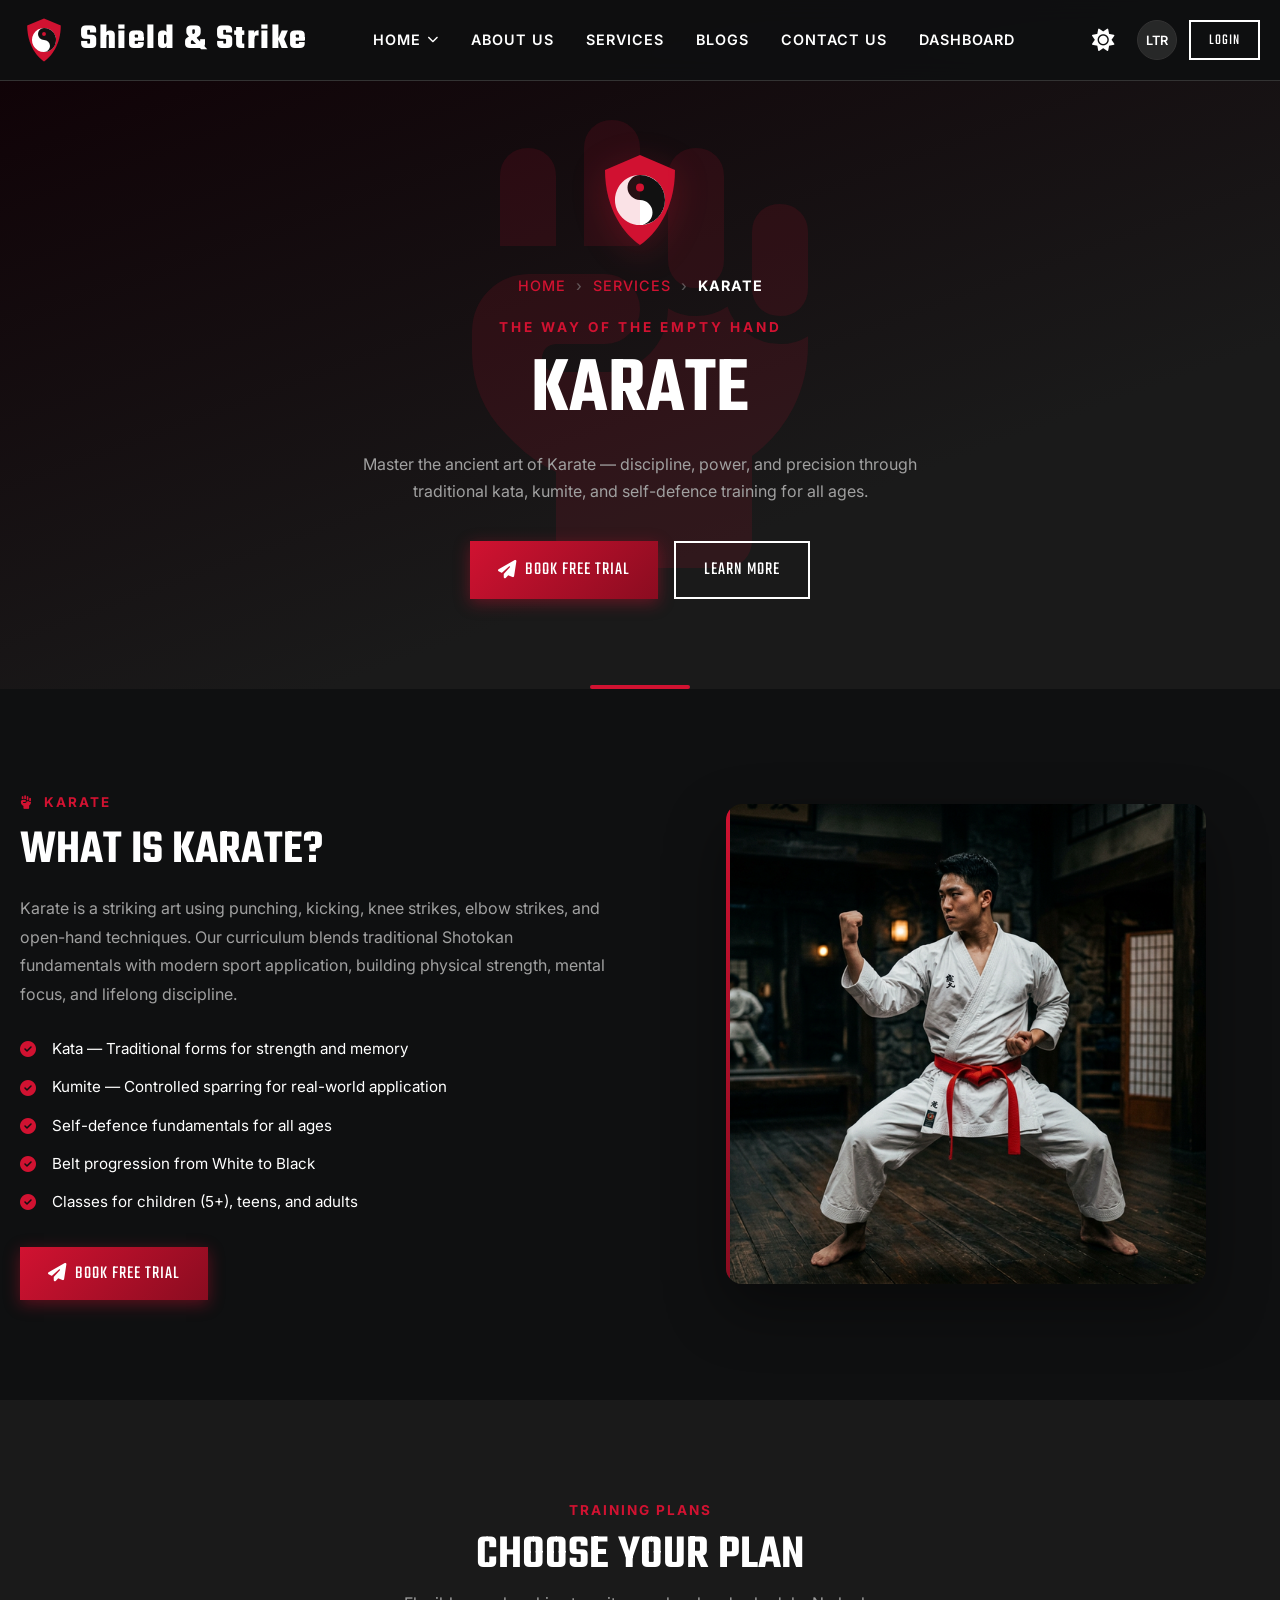
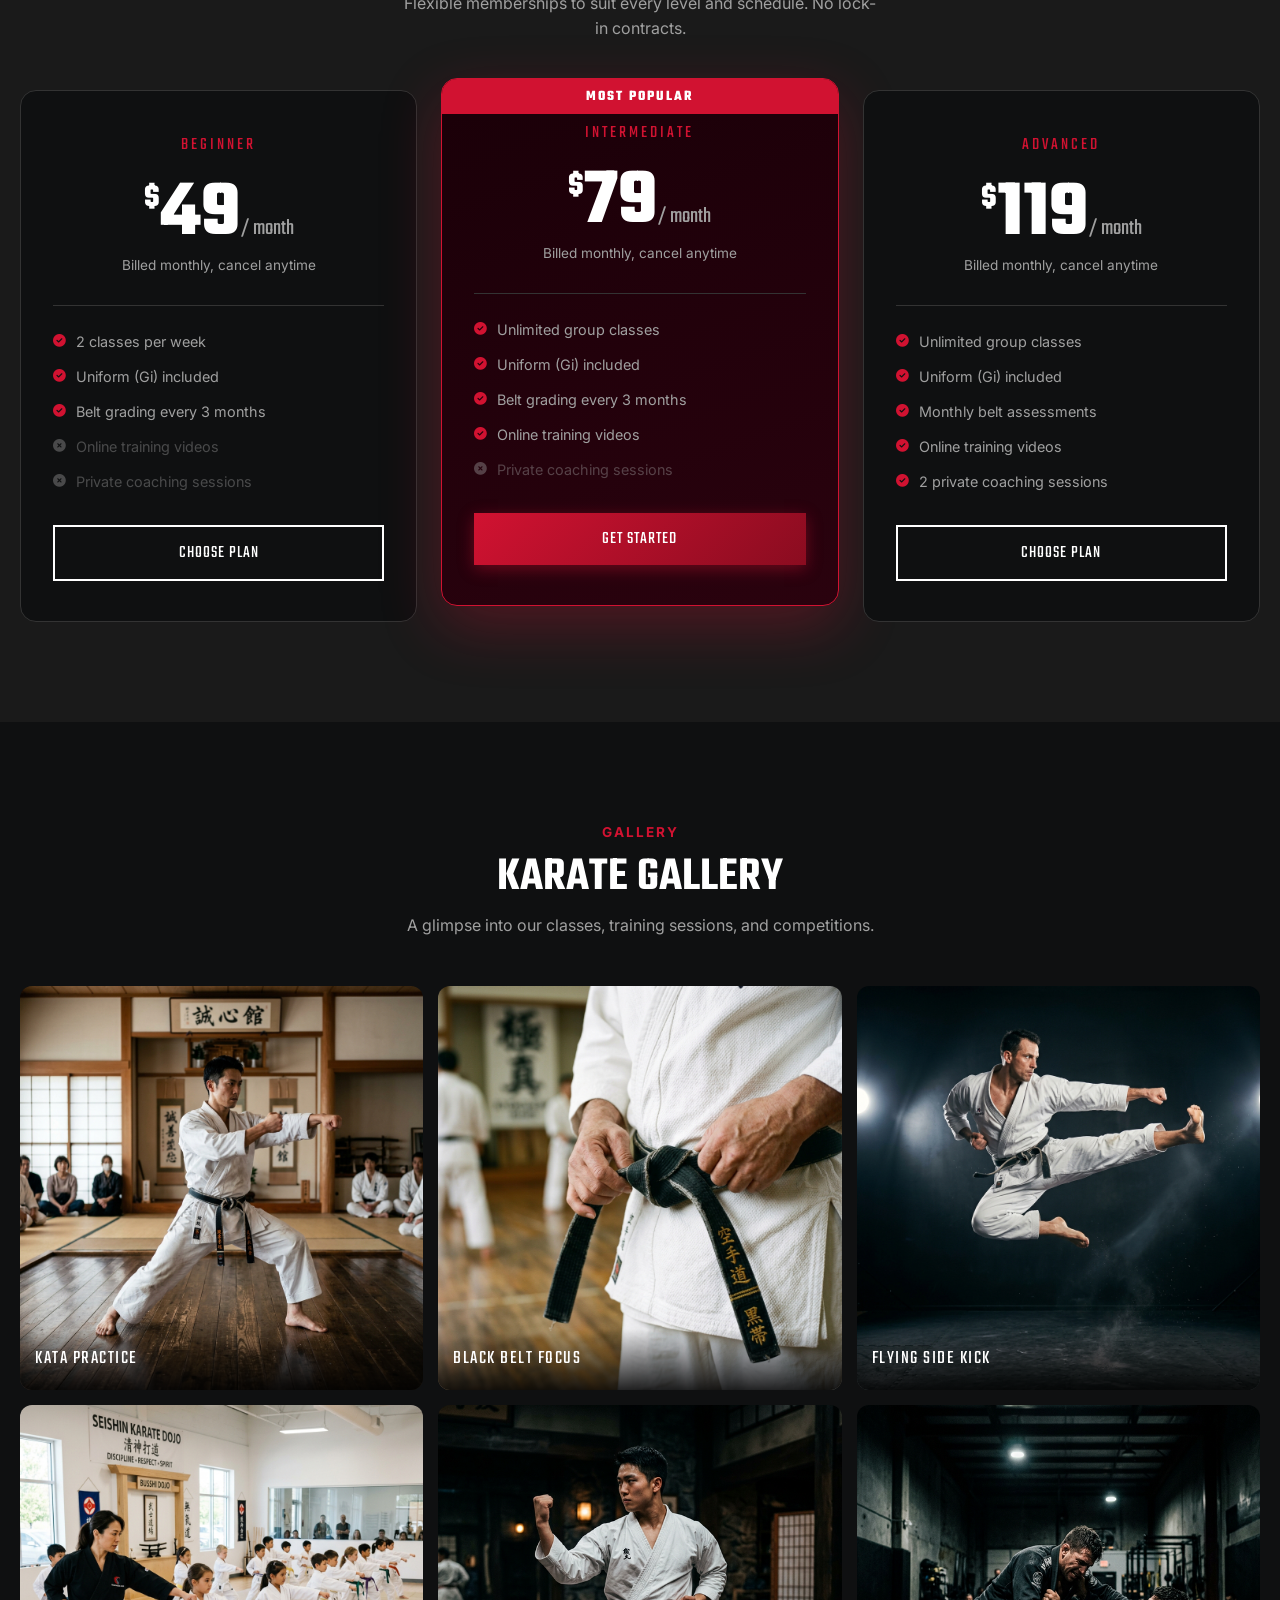
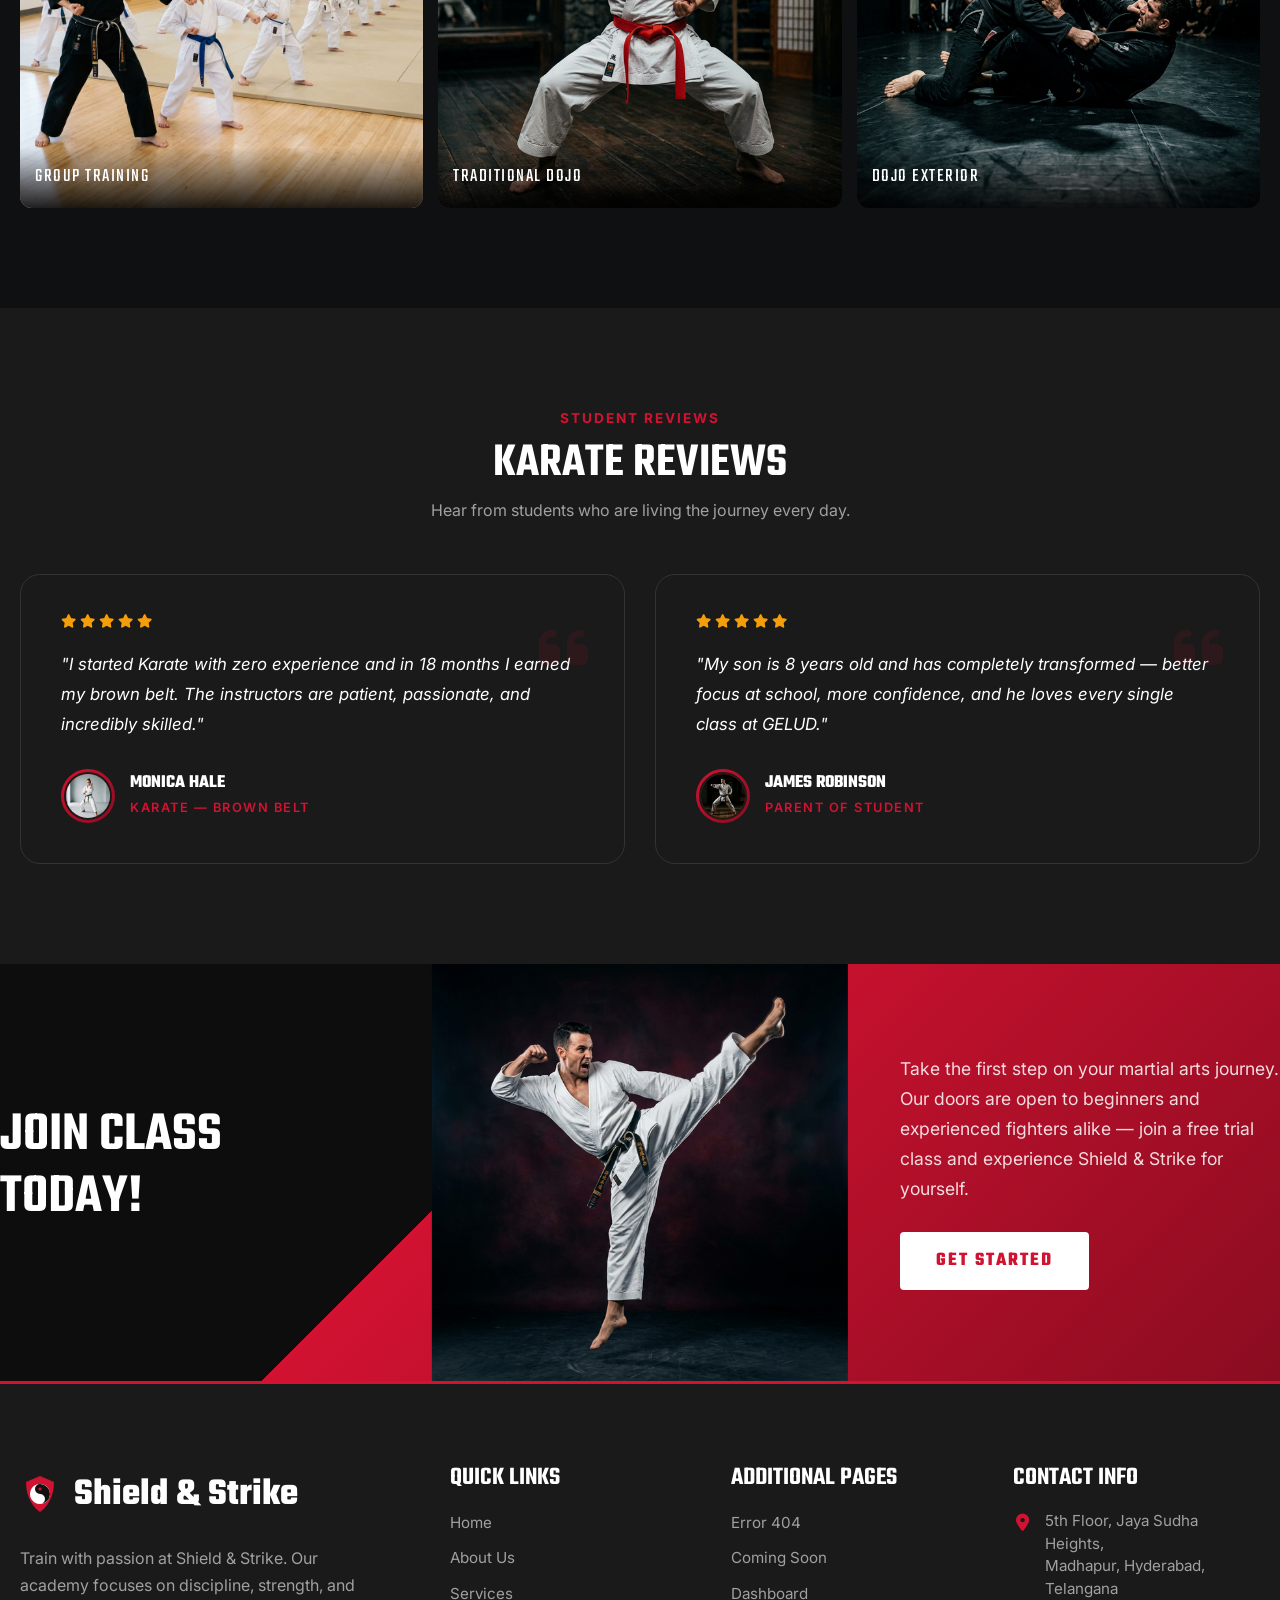
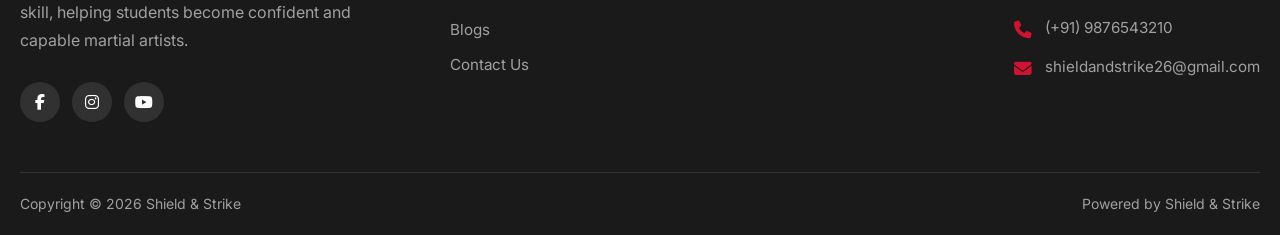
<file: pages/service-detail.html>
<!DOCTYPE html>
<html lang="en" data-theme="dark">
<head>
    <title>Service Detail page – Shield & Strike</title>
    <link rel="preconnect" href="https://fonts.googleapis.com">
    <link rel="preconnect" href="https://fonts.gstatic.com" crossorigin>
    <link href="https://fonts.googleapis.com/css2?family=Teko:wght@400;500;600;700&family=Inter:wght@300;400;500;600;700&display=swap" rel="stylesheet">
    <link rel="stylesheet" href="https://cdnjs.cloudflare.com/ajax/libs/font-awesome/6.4.0/css/all.min.css">
    <link rel="stylesheet" href="../css/global.css">
    <link rel="stylesheet" href="../css/pages.css">
    <link rel="stylesheet" href="../css/service-detail.css">
    
    <link rel="icon" type="image/svg+xml" href="../images/logo.svg">
    <link rel="alternate icon" type="image/x-icon" href="../favicon.ico">
    <link rel="apple-touch-icon" href="../images/logo.svg">
</head>
<body>

    
    <header>
        <div class="container nav-container">
            <a href="../index.html" class="logo">
                <img src="../images/logo.svg" alt="Shield & Strike Logo">
                <span>Shield & Strike</span>
            </a>
            <ul class="nav-links" id="nav-links">
                <li>
                    <span class="nav-dropdown" tabindex="0" role="button" aria-haspopup="true">
                        Home <i class="fa-solid fa-chevron-down"></i>
                    </span>
                    <div class="dropdown-menu" role="menu">
                        <a href="../index.html" role="menuitem"><i class="fa-solid fa-house"></i>&nbsp; Home</a>
                        <a href="home2.html" role="menuitem"><i class="fa-solid fa-dumbbell"></i>&nbsp; Home 2</a>
                    </div>
                </li>
                <li><a href="about.html">About us</a></li>
                <li><a href="services.html">Services</a></li>
                <li><a href="blogs.html">Blogs</a></li>
                <li><a href="contact.html">Contact Us</a></li>
                <li><a href="dashboard.html">Dashboard</a></li>
            </ul>
            <div class="header-actions">
                <button id="theme-toggle" class="action-btn theme-toggle" aria-label="Toggle theme">
                    <i class="fa-solid fa-sun"></i>
                </button>
                <button id="rtl-toggle" class="action-btn rtl-toggle" aria-label="Toggle LTR/RTL">
                    LTR
                </button>
                <a href="login.html" class="action-btn login-btn" aria-label="Login">
                    <i class="fa-solid fa-user"></i>
                </a>
                <a href="login.html#signup" class="btn btn-outline get-started-btn">LOGIN</a>
                <button class="hamburger" aria-label="Toggle menu" aria-expanded="false">
                    <i class="fa-solid fa-bars"></i>
                </button>
            </div>
        </div>
    </header>

    
    <section class="sd-hero">
        <div class="sd-hero-brand-logo-container">
            <img class="sd-hero-brand-logo" src="../images/logo.svg" alt="Shield & Strike Logo">
        </div>
        <div class="sd-hero-bg-icon"><i class="fa-solid fa-hand-fist"></i></div>
        <div class="container">
            <nav class="breadcrumb sd-breadcrumb" style="justify-content:center; margin-bottom:20px;">
                <a href="../index.html">Home</a>
                <span class="sep">›</span>
                <a href="services.html">Services</a>
                <span class="sep">›</span>
                <span class="sd-breadcrumb-service">Karate</span>
            </nav>
            <span class="sd-hero-label">The Way of the Empty Hand</span>
            <h1 class="sd-hero-title">KARATE</h1>
            <p class="sd-hero-sub">
                Master the ancient art — discipline, power, and precision through traditional kata, kumite, and self-defence training.
            </p>
            <div class="sd-hero-actions">
                <a href="contact.html" class="btn btn-primary"><i class="fa-solid fa-paper-plane"></i> BOOK FREE TRIAL</a>
                <a href="#sd-about" class="btn btn-outline">LEARN MORE</a>
            </div>
        </div>
    </section>
    <section class="sd-about" id="sd-about">
        <div class="container sd-about-grid">
            <div>
                <div class="sd-about-badge section-label">
                    <i class="fa-solid fa-hand-fist"></i>
                    <span>Karate</span>
                </div>
                <h2 class="sd-about-title">WHAT IS KARATE?</h2>
                <p class="sd-about-body">
                    Karate is a striking art using punching, kicking, knee strikes, elbow strikes, and open-hand techniques. Our curriculum blends traditional Shotokan fundamentals with modern sport application, building physical strength, mental focus, and lifelong discipline.
                </p>
                <div class="sd-features">
                    <div class="sd-feature"><i class="fa-solid fa-circle-check"></i><span>Kata — Traditional forms</span></div>
                    <div class="sd-feature"><i class="fa-solid fa-circle-check"></i><span>Kumite — Controlled sparring</span></div>
                    <div class="sd-feature"><i class="fa-solid fa-circle-check"></i><span>Self-defence fundamentals</span></div>
                    <div class="sd-feature"><i class="fa-solid fa-circle-check"></i><span>Belt progression White to Black</span></div>
                    <div class="sd-feature"><i class="fa-solid fa-circle-check"></i><span>Classes for all ages (5+)</span></div>
                </div>
                <a href="contact.html" class="btn btn-primary"><i class="fa-solid fa-paper-plane"></i> BOOK FREE TRIAL</a>
            </div>
            <div class="sd-about-img">
                <img src="../images/hero.png" alt="Karate Training">
            </div>
        </div>
    </section>
    <section class="sd-pricing">
        <div class="container">
            <span class="section-label">Training Plans</span>
            <h2 class="sd-section-heading">CHOOSE YOUR PLAN</h2>
            <p class="sd-section-sub">Flexible memberships to suit every level and schedule. No lock-in contracts.</p>
            <div class="pricing-grid">
                
            </div>
        </div>
    </section>
    <section class="sd-gallery">
        <div class="container">
            <span class="section-label">Gallery</span>
            <h2 class="sd-section-heading">KARATE GALLERY</h2>
            <p class="sd-section-sub">A glimpse into our classes, training sessions, and competitions.</p>
            <div class="sd-gallery-grid">
                
            </div>
        </div>
    </section>
    
    <section class="sd-testi">
        <div class="container">
            <span class="section-label">Student Reviews</span>
            <h2 class="sd-section-heading">KARATE REVIEWS</h2>
            <p class="sd-section-sub">Hear from students who are living the journey every day.</p>
            <div class="sd-testi-grid">
                
            </div>
        </div>
    </section>

    
    <section class="global-join" id="join">
        <div class="global-join-bg-red"></div>
        <img src="../images/join_class.png" alt="High kick martial artist" class="global-join-fighter">
        <div class="container global-join-inner">
            <h2 class="global-join-title" data-animate>JOIN CLASS<br>TODAY!</h2>
            <div class="global-join-right" data-animate data-delay="1">
                <p>Take the first step on your martial arts journey. Our doors are open to beginners and experienced fighters alike — join a free trial class and experience Shield & Strike for yourself.</p>
                <a href="contact.html" class="btn btn-white" style="padding: 14px 36px; font-size:1.2rem; letter-spacing:2px;">GET STARTED</a>
            </div>
        </div>
    </section>

        
    <footer>
        <div class="container">
            <div class="footer-grid">
                <div>
                    <a href="../index.html" class="footer-logo">
                        <img src="../images/logo.svg" alt="Shield & Strike Logo" style="height: 40px; margin-right: 10px;">
                        Shield & Strike
                    </a>
                    <p class="footer-desc">Train with passion at Shield & Strike. Our academy focuses on discipline, strength, and skill, helping students become confident and capable martial artists.</p>
                    <div class="social-links">
                        <a href="#" aria-label="Facebook"><i class="fa-brands fa-facebook-f"></i></a>
                        <a href="#" aria-label="Instagram"><i class="fa-brands fa-instagram"></i></a>
                        <a href="#" aria-label="YouTube"><i class="fa-brands fa-youtube"></i></a>
                    </div>
                </div>
                <div>
                    <h3 class="footer-title">QUICK LINKS</h3>
                    <ul class="footer-links">
                        <li><a href="../index.html">Home <i class="fa-solid fa-arrow-right"></i></a></li>
                        <li><a href="about.html">About Us <i class="fa-solid fa-arrow-right"></i></a></li>
                        <li><a href="services.html">Services <i class="fa-solid fa-arrow-right"></i></a></li>
                        <li><a href="blogs.html">Blogs <i class="fa-solid fa-arrow-right"></i></a></li>
                        <li><a href="contact.html">Contact Us <i class="fa-solid fa-arrow-right"></i></a></li>
                    </ul>
                </div>
                <div>
                    <h3 class="footer-title">ADDITIONAL PAGES</h3>
                    <ul class="footer-links">
                        <li><a href="404.html">Error 404 <i class="fa-solid fa-arrow-right"></i></a></li>
                        <li><a href="coming-soon.html">Coming Soon <i class="fa-solid fa-arrow-right"></i></a></li>
                        <li><a href="dashboard.html">Dashboard <i class="fa-solid fa-arrow-right"></i></a></li>
                    </ul>
                </div>
                <div>
                    <h3 class="footer-title">CONTACT INFO</h3>
                    <ul class="footer-contact-info">
                        <li>
                            <i class="fa-solid fa-location-dot"></i>
                            <span>5th Floor, Jaya Sudha Heights,<br>Madhapur, Hyderabad, Telangana</span>
                        </li>
                        <li>
                            <i class="fa-solid fa-phone"></i>
                            <a href="tel:+919876543210">(+91) 9876543210</a>
                        </li>
                        <li>
                            <i class="fa-solid fa-envelope"></i>
                            <a href="mailto:shieldandstrike26@gmail.com">shieldandstrike26@gmail.com</a>
                        </li>
                    </ul>
                </div>
            </div>
            <div class="footer-bottom">
                <p>Copyright &copy; 2026 Shield & Strike</p>
                <p>Powered by Shield & Strike</p>
            </div>
        </div>
    </footer>

    <script src="../js/pages.js"></script>
    <script src="../js/service-detail.js"></script>
</body>
</html>
</file>
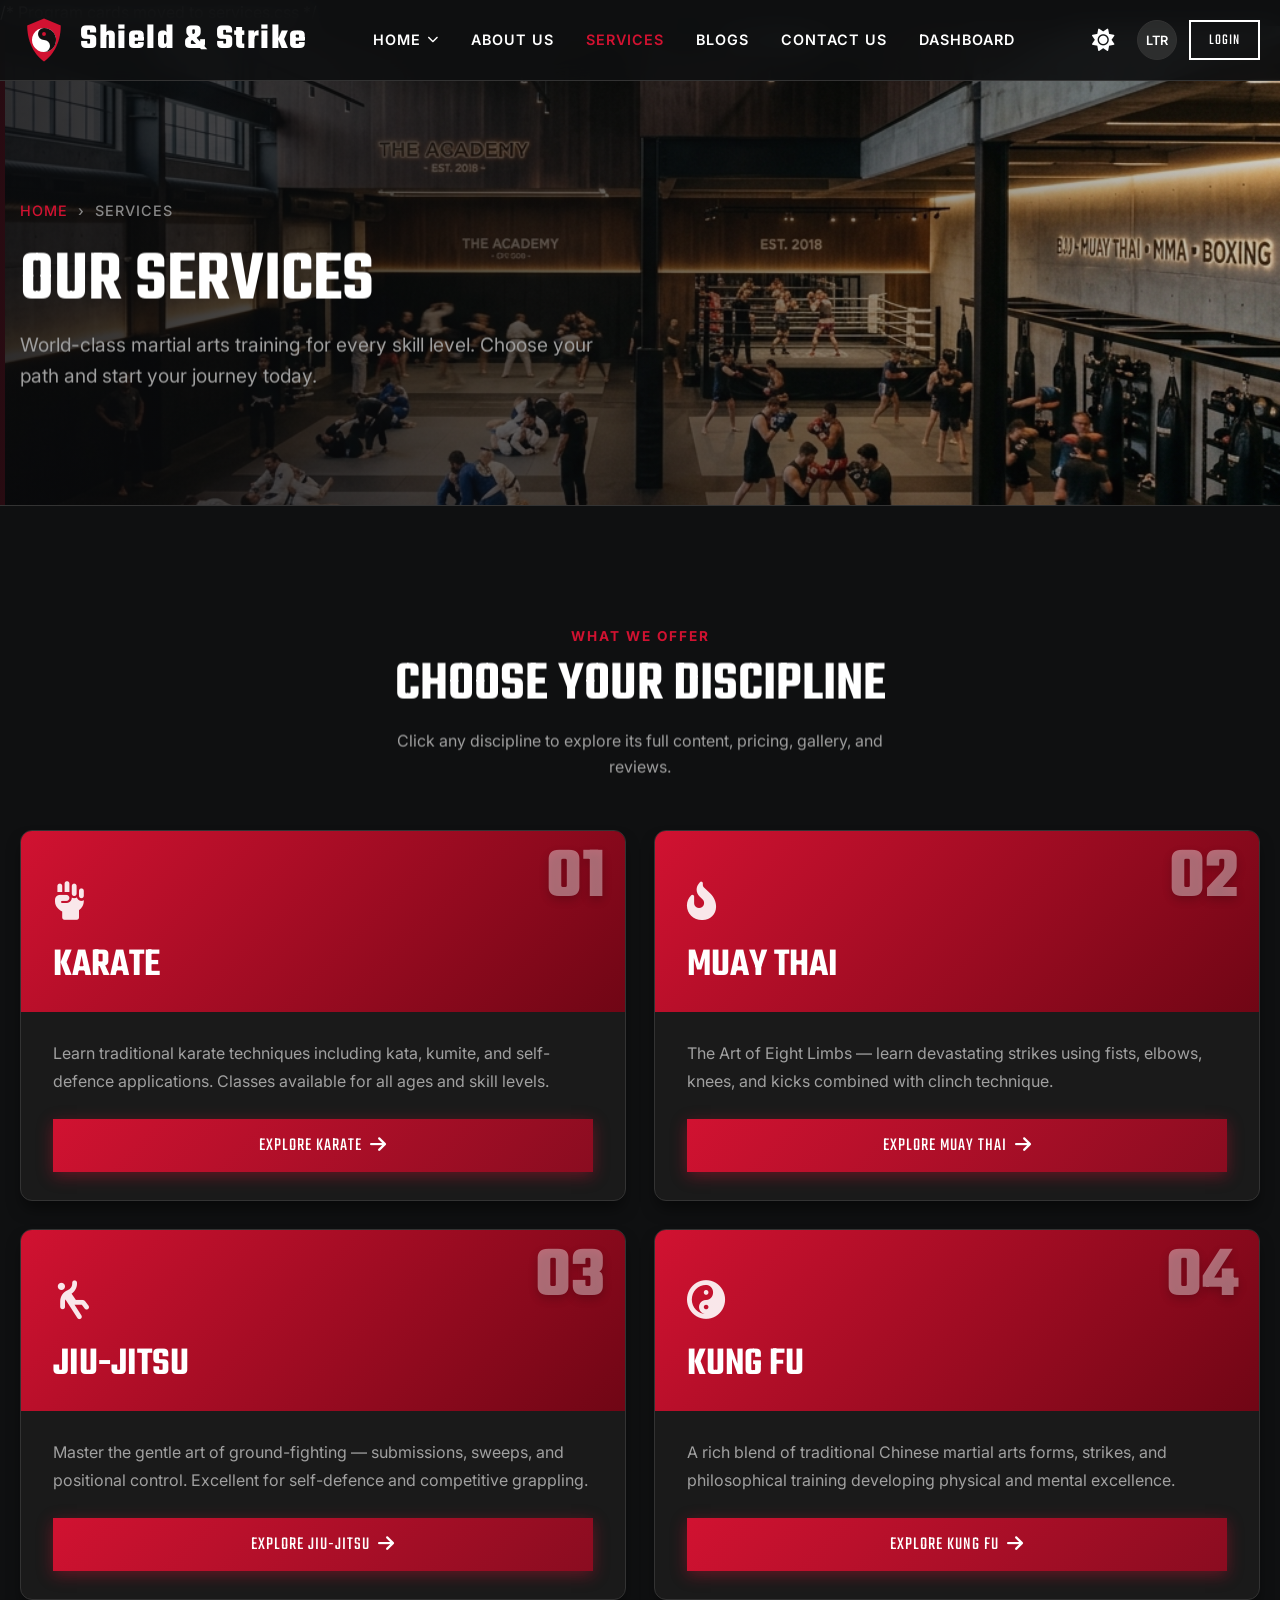
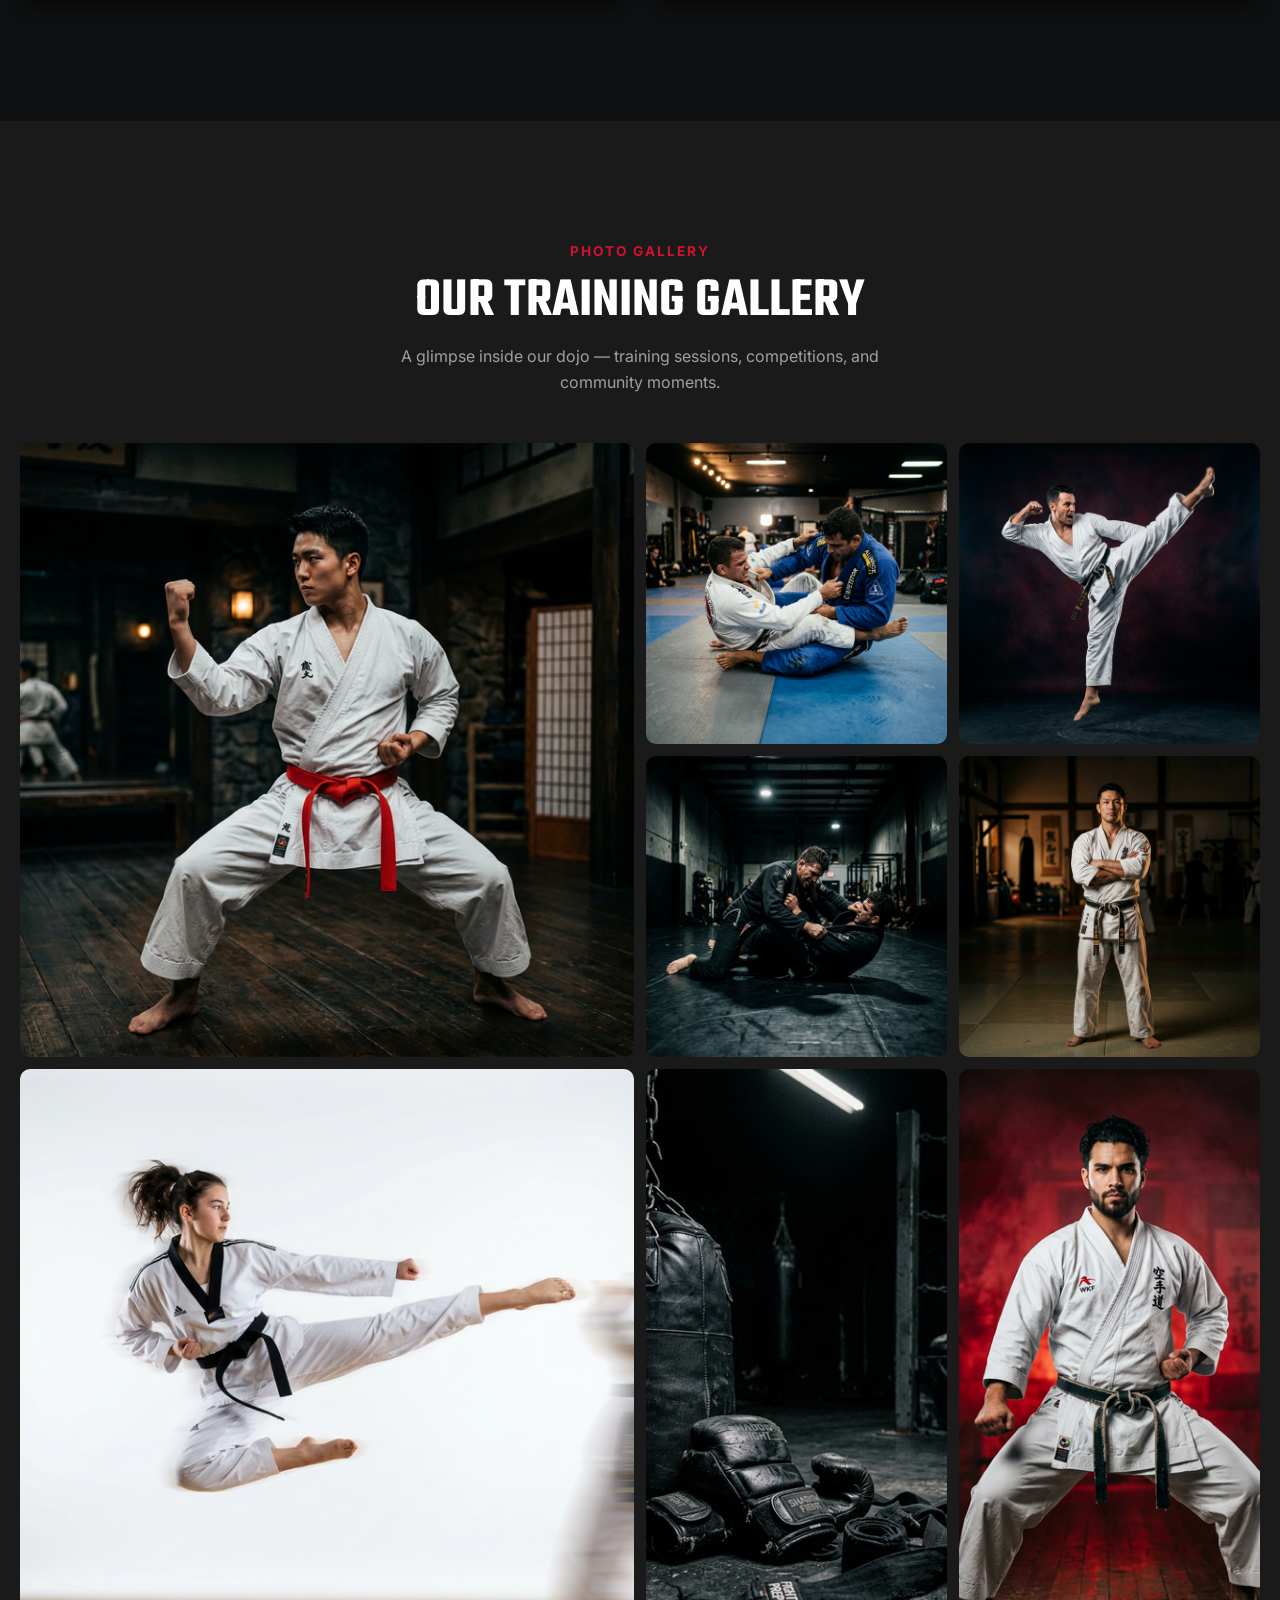
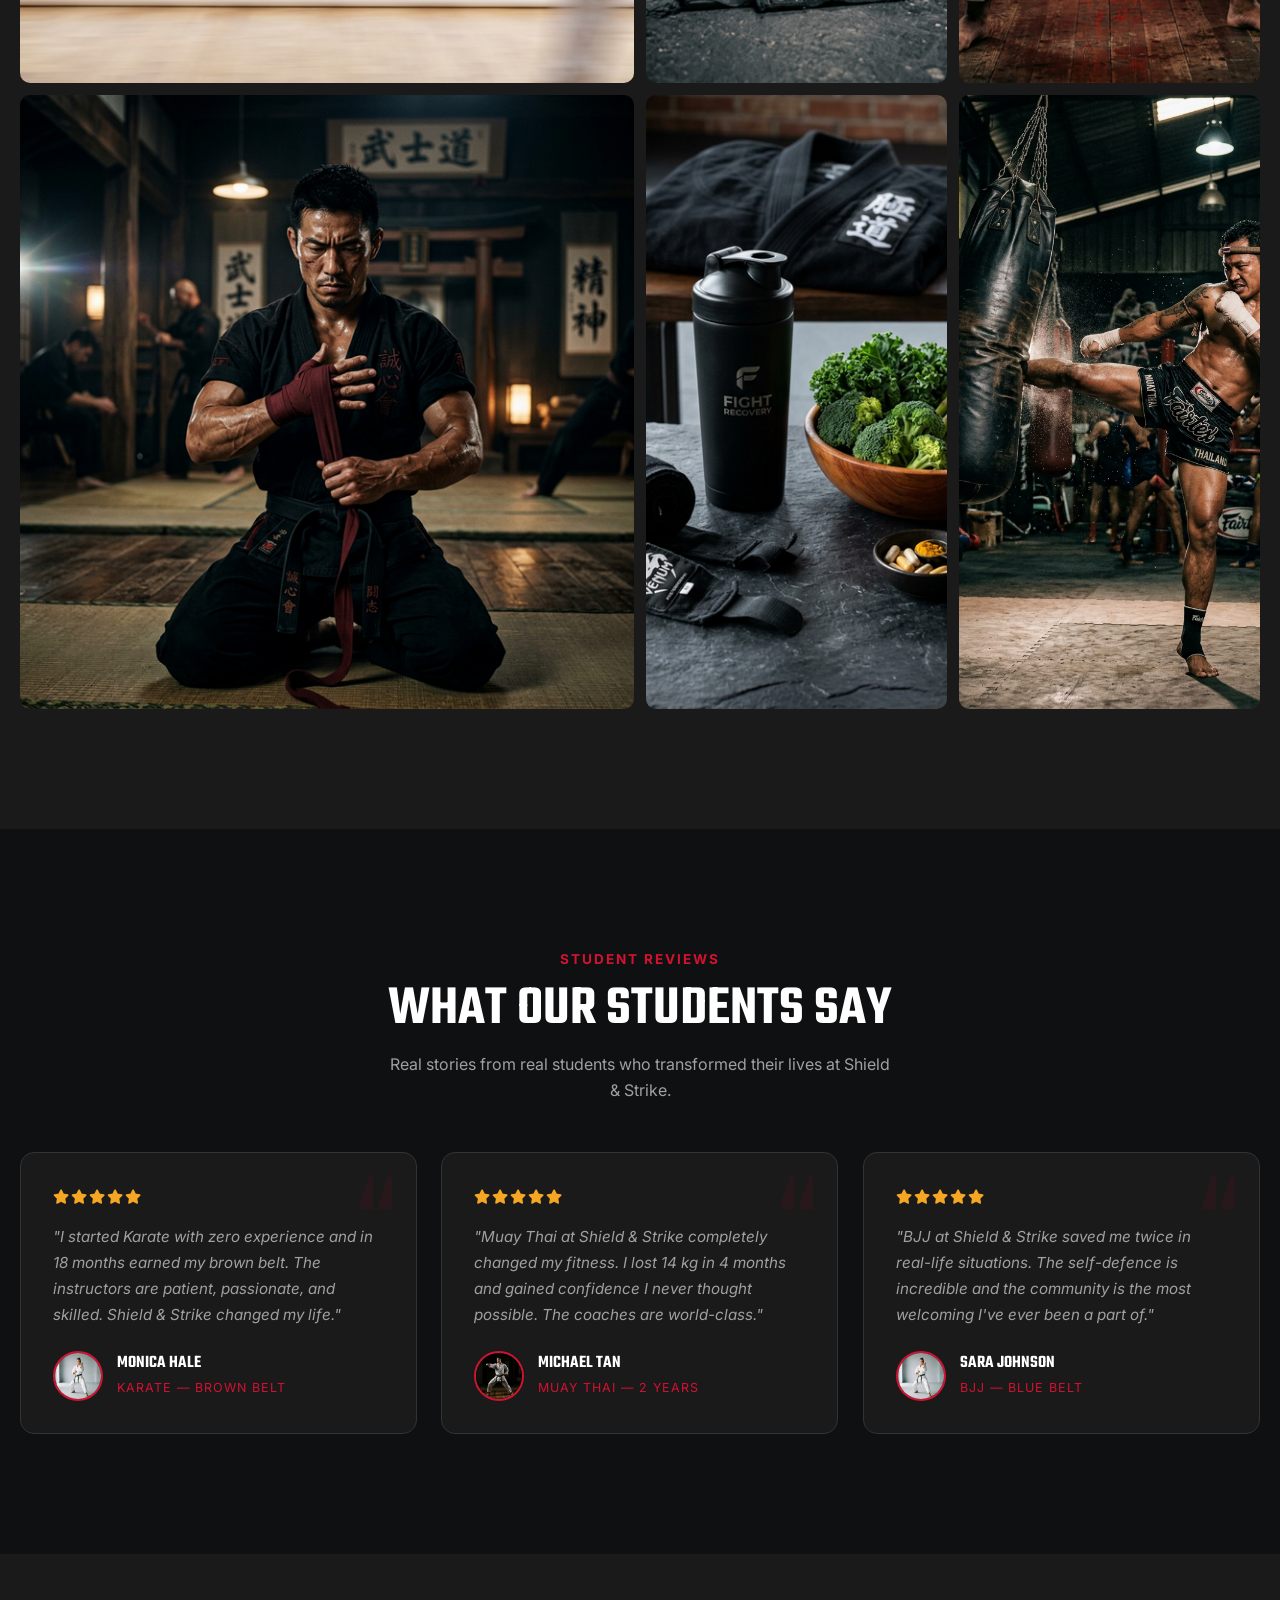
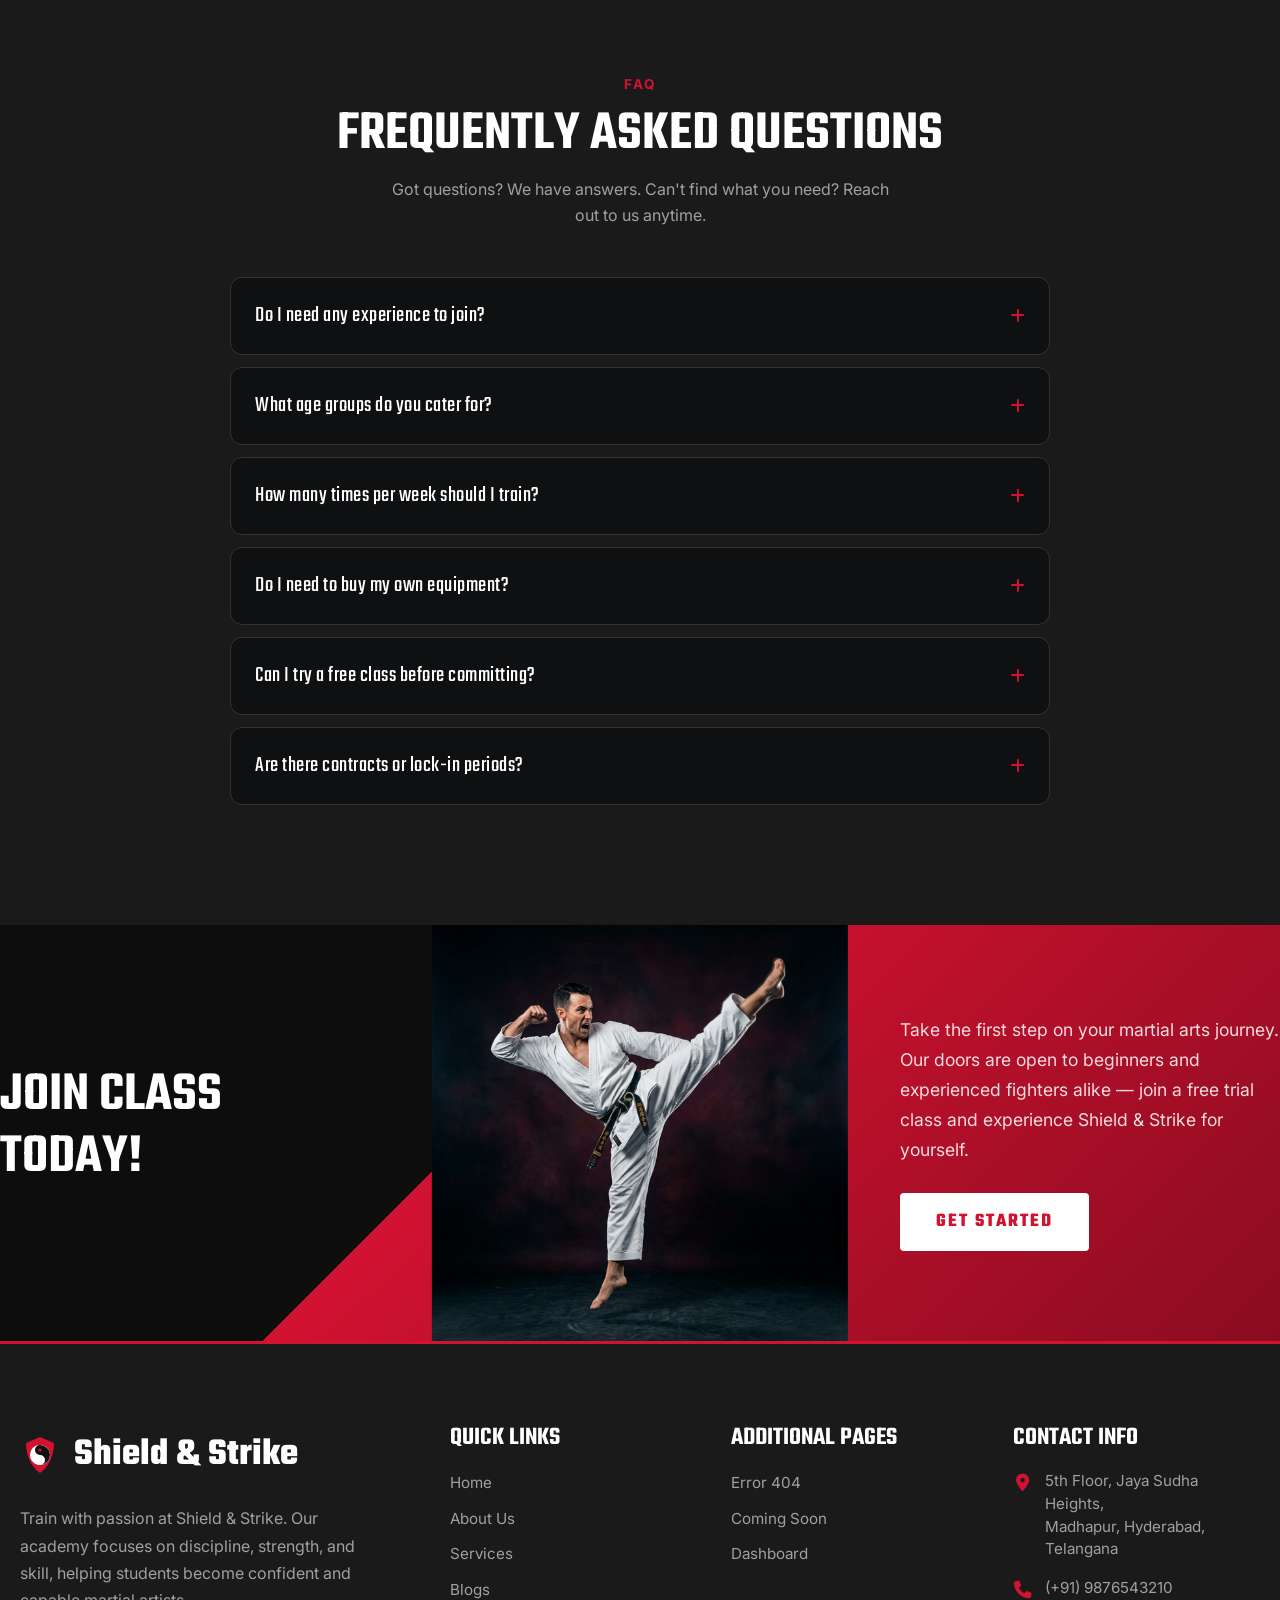
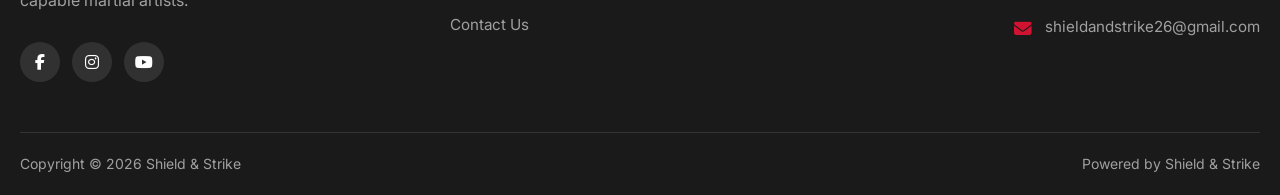
<file: pages/services.html>
<!DOCTYPE html>
<html lang="en" data-theme="dark">
<head>
    <title>Services - Shield & Strike</title>
    <link rel="preconnect" href="https://fonts.googleapis.com">
    <link rel="preconnect" href="https://fonts.gstatic.com" crossorigin>
    <link href="https://fonts.googleapis.com/css2?family=Teko:wght@400;500;600;700&family=Inter:wght@300;400;500;600;700&display=swap" rel="stylesheet">
    <link rel="stylesheet" href="https://cdnjs.cloudflare.com/ajax/libs/font-awesome/6.4.0/css/all.min.css">
    <link rel="stylesheet" href="../css/global.css">
    <link rel="stylesheet" href="../css/pages.css">
    <link rel="stylesheet" href="../css/services.css">
    
    <link rel="icon" type="image/svg+xml" href="../images/logo.svg">
    <link rel="alternate icon" type="image/x-icon" href="../favicon.ico">
    <link rel="apple-touch-icon" href="../images/logo.svg">
        /* Program cards moved to services.css */
    </style>
</head>
<body>

    
    <header>
        <div class="container nav-container">
            <a href="../index.html" class="logo">
                <img src="../images/logo.svg" alt="Shield & Strike Logo">
                <span>Shield & Strike</span>
            </a>
            <ul class="nav-links" id="nav-links">
                <li>
                    <span class="nav-dropdown" tabindex="0" role="button" aria-haspopup="true">
                        Home <i class="fa-solid fa-chevron-down"></i>
                    </span>
                    <div class="dropdown-menu" role="menu">
                        <a href="../index.html" role="menuitem"><i class="fa-solid fa-house"></i>&nbsp; Home</a>
                        <a href="home2.html" role="menuitem"><i class="fa-solid fa-dumbbell"></i>&nbsp; Home 2</a>
                    </div>
                </li>
                <li><a href="about.html">About us</a></li>
                <li><a href="services.html" class="active">Services</a></li>
                <li><a href="blogs.html">Blogs</a></li>
                <li><a href="contact.html">Contact Us</a></li>
                <li><a href="dashboard.html">Dashboard</a></li>
            </ul>
            <div class="header-actions">
                <button id="theme-toggle" class="action-btn theme-toggle" aria-label="Toggle theme">
                    <i class="fa-solid fa-sun"></i>
                </button>
                <button id="rtl-toggle" class="action-btn rtl-toggle" aria-label="Toggle LTR/RTL">
                    LTR
                </button>
                <a href="login.html" class="action-btn login-btn" aria-label="Login">
                    <i class="fa-solid fa-user"></i>
                </a>
                <a href="login.html#signup" class="btn btn-outline get-started-btn">LOGIN</a>
                <button class="hamburger" aria-label="Toggle menu" aria-expanded="false">
                    <i class="fa-solid fa-bars"></i>
                </button>
            </div>
        </div>
    </header>

     
    <section class="page-hero" style="background-image: url('../images/services_hero.png');">
        <div class="container">
            <nav class="breadcrumb">
                <a href="../index.html">Home</a><span>›</span><span>Services</span>
            </nav>
            <h1 class="page-hero-title" data-animate>OUR SERVICES</h1>
            <p class="page-hero-sub" data-animate>World-class martial arts training for every skill level. Choose your path and start your journey today.</p>
        </div>
    </section>

    
    <section class="section-pad">
        <div class="container">
            <div style="text-align:center; margin-bottom:8px;">
                <span class="section-label">What We Offer</span>
            </div>
            <h2 style="text-align:center; font-size:3.5rem;" data-animate>CHOOSE YOUR DISCIPLINE</h2>
            <p style="text-align:center; color:var(--text-secondary); max-width:520px; margin:12px auto 0;" data-animate>Click any discipline to explore its full content, pricing, gallery, and reviews.</p>
            <div class="programs-page-grid">
                <a href="service-detail.html?service=karate" class="prog-card" data-animate>
                    <div class="prog-card-header">
                        <span class="prog-card-num">01</span>
                        <div class="prog-card-icon"><i class="fa-solid fa-hand-fist"></i></div>
                        <h2 class="prog-card-title">KARATE</h2>
                    </div>
                    <div class="prog-card-body">
                        <p>Learn traditional karate techniques including kata, kumite, and self-defence applications. Classes available for all ages and skill levels.</p>
                        <span class="btn btn-primary">EXPLORE KARATE <i class="fa-solid fa-arrow-right"></i></span>
                    </div>
                </a>
                <a href="service-detail.html?service=muay-thai" class="prog-card" data-animate data-delay="1">
                    <div class="prog-card-header">
                        <span class="prog-card-num">02</span>
                        <div class="prog-card-icon"><i class="fa-solid fa-fire-flame-curved"></i></div>
                        <h2 class="prog-card-title">MUAY THAI</h2>
                    </div>
                    <div class="prog-card-body">
                        <p>The Art of Eight Limbs — learn devastating strikes using fists, elbows, knees, and kicks combined with clinch technique.</p>
                        <span class="btn btn-primary">EXPLORE MUAY THAI <i class="fa-solid fa-arrow-right"></i></span>
                    </div>
                </a>
                <a href="service-detail.html?service=jiu-jitsu" class="prog-card" data-animate data-delay="2">
                    <div class="prog-card-header">
                        <span class="prog-card-num">03</span>
                        <div class="prog-card-icon"><i class="fa-solid fa-person-falling"></i></div>
                        <h2 class="prog-card-title">JIU-JITSU</h2>
                    </div>
                    <div class="prog-card-body">
                        <p>Master the gentle art of ground-fighting — submissions, sweeps, and positional control. Excellent for self-defence and competitive grappling.</p>
                        <span class="btn btn-primary">EXPLORE JIU-JITSU <i class="fa-solid fa-arrow-right"></i></span>
                    </div>
                </a>
                <a href="service-detail.html?service=kung-fu" class="prog-card" data-animate data-delay="3">
                    <div class="prog-card-header">
                        <span class="prog-card-num">04</span>
                        <div class="prog-card-icon"><i class="fa-solid fa-yin-yang"></i></div>
                        <h2 class="prog-card-title">KUNG FU</h2>
                    </div>
                    <div class="prog-card-body">
                        <p>A rich blend of traditional Chinese martial arts forms, strikes, and philosophical training developing physical and mental excellence.</p>
                        <span class="btn btn-primary">EXPLORE KUNG FU <i class="fa-solid fa-arrow-right"></i></span>
                    </div>
                </a>
            </div>
        </div>
    </section>

    
    <section class="services-gallery">
        <div class="container">
            <div class="services-gallery-header" data-animate>
                <span class="section-label">Photo Gallery</span>
                <h2>OUR TRAINING GALLERY</h2>
                <p>A glimpse inside our dojo — training sessions, competitions, and community moments.</p>
            </div>
            <div class="gallery-grid">
                <div class="gallery-item" data-animate>
                    <img src="../images/hero.png" alt="Karate Training" loading="lazy">
                    <div class="gallery-item-overlay"><span>Karate Training</span></div>
                </div>
                <div class="gallery-item" data-animate data-delay="1">
                    <img src="../images/programs.png" alt="Group Class" loading="lazy">
                    <div class="gallery-item-overlay"><span>Group Class</span></div>
                </div>
                <div class="gallery-item" data-animate data-delay="2">
                    <img src="../images/join_class.png" alt="Muay Thai" loading="lazy">
                    <div class="gallery-item-overlay"><span>Muay Thai Session</span></div>
                </div>
                <div class="gallery-item" data-animate data-delay="3">
                    <img src="../images/about_hero_bg.png" alt="Dojo Interior" loading="lazy">
                    <div class="gallery-item-overlay"><span>Our Dojo</span></div>
                </div>
                <div class="gallery-item" data-animate>
                    <img src="../images/home2_hero.png" alt="Jiu-Jitsu" loading="lazy">
                    <div class="gallery-item-overlay"><span>Jiu-Jitsu Drills</span></div>
                </div>
                <div class="gallery-item" data-animate data-delay="1">
                    <img src="../images/home2_workout.png" alt="Conditioning" loading="lazy">
                    <div class="gallery-item-overlay"><span>Conditioning</span></div>
                </div>
                <div class="gallery-item" data-animate data-delay="2">
                    <img src="../images/about_vision_bg.png" alt="Kung Fu" loading="lazy">
                    <div class="gallery-item-overlay"><span>Kung Fu Forms</span></div>
                </div>
                <div class="gallery-item" data-animate data-delay="3">
                    <img src="../images/about_ben.png" alt="Championship" loading="lazy">
                    <div class="gallery-item-overlay"><span>Championship</span></div>
                </div>
                <div class="gallery-item" data-animate>
                    <img src="../images/tournament_prep.png" alt="Tournament Prep" loading="lazy">
                    <div class="gallery-item-overlay"><span>Tournament Prep</span></div>
                </div>
                <div class="gallery-item" data-animate data-delay="1">
                    <img src="../images/nutrition_recovery.png" alt="Recovery Session" loading="lazy">
                    <div class="gallery-item-overlay"><span>Recovery Session</span></div>
                </div>
                <div class="gallery-item" data-animate data-delay="2">
                    <img src="../images/muay_thai_1.png" alt="Muay Thai Pad Work" loading="lazy">
                    <div class="gallery-item-overlay"><span>Muay Thai Pad Work</span></div>
                </div>
            </div>
        </div>
    </section>

    
    <section class="services-testi">
        <div class="container">
            <div class="services-testi-header" data-animate>
                <span class="section-label">Student Reviews</span>
                <h2>WHAT OUR STUDENTS SAY</h2>
                <p>Real stories from real students who transformed their lives at Shield & Strike.</p>
            </div>
            <div class="testi-grid">
                <div class="testi-card" data-animate>
                    <div class="testi-stars"><i class="fa-solid fa-star"></i><i class="fa-solid fa-star"></i><i class="fa-solid fa-star"></i><i class="fa-solid fa-star"></i><i class="fa-solid fa-star"></i></div>
                    <p class="testi-quote">"I started Karate with zero experience and in 18 months earned my brown belt. The instructors are patient, passionate, and  skilled. Shield & Strike changed my life."</p>
                    <div class="testi-author">
                        <img src="../images/testimonial_woman.png" alt="Monica Hale">
                        <div><h5>MONICA HALE</h5><span>Karate — Brown Belt</span></div>
                    </div>
                </div>
                <div class="testi-card" data-animate data-delay="1">
                    <div class="testi-stars"><i class="fa-solid fa-star"></i><i class="fa-solid fa-star"></i><i class="fa-solid fa-star"></i><i class="fa-solid fa-star"></i><i class="fa-solid fa-star"></i></div>
                    <p class="testi-quote">"Muay Thai at Shield & Strike completely changed my fitness. I lost 14 kg in 4 months and gained confidence I never thought possible. The coaches are world-class."</p>
                    <div class="testi-author">
                        <img src="../images/testimonial_man.png" alt="Michael Tan">
                        <div><h5>MICHAEL TAN</h5><span>Muay Thai — 2 Years</span></div>
                    </div>
                </div>
                <div class="testi-card" data-animate data-delay="2">
                    <div class="testi-stars"><i class="fa-solid fa-star"></i><i class="fa-solid fa-star"></i><i class="fa-solid fa-star"></i><i class="fa-solid fa-star"></i><i class="fa-solid fa-star"></i></div>
                    <p class="testi-quote">"BJJ at Shield & Strike saved me twice in real-life situations. The self-defence is incredible and the community is the most welcoming I've ever been a part of."</p>
                    <div class="testi-author">
                        <img src="../images/testimonial_woman.png" alt="Sara Johnson">
                        <div><h5>SARA JOHNSON</h5><span>BJJ — Blue Belt</span></div>
                    </div>
                </div>
            </div>
        </div>
    </section>

    
    <section class="services-faq">
        <div class="container">
            <div class="services-faq-header" data-animate>
                <span class="section-label">FAQ</span>
                <h2>FREQUENTLY ASKED QUESTIONS</h2>
                <p>Got questions? We have answers. Can't find what you need? Reach out to us anytime.</p>
            </div>
            <div class="faq-list">
                <div class="faq-item" data-animate>
                    <button class="faq-question" aria-expanded="false">
                        Do I need any experience to join? <i class="fa-solid fa-plus faq-icon"></i>
                    </button>
                    <div class="faq-answer">
                        <p>Absolutely not! All of our programmes welcome complete beginners. Our coaches are trained to bring you from zero to confident at a comfortable pace. We have beginner-specific classes that focus on the fundamentals before progressing to more advanced techniques.</p>
                    </div>
                </div>
                <div class="faq-item" data-animate data-delay="1">
                    <button class="faq-question" aria-expanded="false">
                        What age groups do you cater for? <i class="fa-solid fa-plus faq-icon"></i>
                    </button>
                    <div class="faq-answer">
                        <p>We offer classes for children aged 5 and up, teens, and adults of all ages. Our children's programmes focus on discipline, coordination, and fun, while our adult classes offer fitness, self-defence, and competitive pathways. There's no upper age limit — many of our students start training in their 40s and 50s.</p>
                    </div>
                </div>
                <div class="faq-item" data-animate data-delay="2">
                    <button class="faq-question" aria-expanded="false">
                        How many times per week should I train? <i class="fa-solid fa-plus faq-icon"></i>
                    </button>
                    <div class="faq-answer">
                        <p>We recommend starting with 2–3 sessions per week. This gives your body enough time to recover while building skills consistently. As you progress, many students increase to 4–5 sessions per week. Our flexible memberships support whatever schedule works best for you.</p>
                    </div>
                </div>
                <div class="faq-item" data-animate data-delay="3">
                    <button class="faq-question" aria-expanded="false">
                        Do I need to buy my own equipment? <i class="fa-solid fa-plus faq-icon"></i>
                    </button>
                    <div class="faq-answer">
                        <p>Beginner and Intermediate plans include your starter gear (uniform or hand wraps depending on discipline). As you advance, you may wish to purchase your own personalised equipment. We have a pro shop on-site and can recommend the best gear for your level and goals.</p>
                    </div>
                </div>
                <div class="faq-item" data-animate>
                    <button class="faq-question" aria-expanded="false">
                        Can I try a free class before committing? <i class="fa-solid fa-plus faq-icon"></i>
                    </button>
                    <div class="faq-answer">
                        <p>Yes! We offer a complimentary free trial class for every new student. Simply fill in our contact form or call us to book your spot. You'll have the chance to experience the training, meet the coaches, and find out which discipline suits you best before signing up.</p>
                    </div>
                </div>
                <div class="faq-item" data-animate data-delay="1">
                    <button class="faq-question" aria-expanded="false">
                        Are there contracts or lock-in periods? <i class="fa-solid fa-plus faq-icon"></i>
                    </button>
                    <div class="faq-answer">
                        <p>No lock-in contracts — ever. Our memberships are billed monthly and you can cancel anytime with 30 days notice. We believe the quality of our training will keep you coming back, not a contract. All plans are flexible and can be paused for travel or illness on request.</p>
                    </div>
                </div>
            </div>
        </div>
    </section>

    
    <section class="global-join" id="join">
        <div class="global-join-bg-red"></div>
        <img src="../images/join_class.png" alt="High kick martial artist" class="global-join-fighter">
        <div class="container global-join-inner">
            <h2 class="global-join-title" data-animate>JOIN CLASS<br>TODAY!</h2>
            <div class="global-join-right" data-animate data-delay="1">
                <p>Take the first step on your martial arts journey. Our doors are open to beginners and experienced fighters alike — join a free trial class and experience Shield & Strike for yourself.</p>
                <a href="contact.html" class="btn btn-white" style="padding: 14px 36px; font-size:1.2rem; letter-spacing:2px;">GET STARTED</a>
            </div>
        </div>
    </section>
        
    <footer>
        <div class="container">
            <div class="footer-grid">
                <div>
                    <a href="../index.html" class="footer-logo">
                        <img src="../images/logo.svg" alt="Shield & Strike Logo" style="height: 40px; margin-right: 10px;">
                        Shield & Strike
                    </a>
                    <p class="footer-desc">Train with passion at Shield & Strike. Our academy focuses on discipline, strength, and skill, helping students become confident and capable martial artists.</p>
                    <div class="social-links">
                        <a href="#" aria-label="Facebook"><i class="fa-brands fa-facebook-f"></i></a>
                        <a href="#" aria-label="Instagram"><i class="fa-brands fa-instagram"></i></a>
                        <a href="#" aria-label="YouTube"><i class="fa-brands fa-youtube"></i></a>
                    </div>
                </div>
                <div>
                    <h3 class="footer-title">QUICK LINKS</h3>
                    <ul class="footer-links">
                        <li><a href="../index.html">Home <i class="fa-solid fa-arrow-right"></i></a></li>
                        <li><a href="about.html">About Us <i class="fa-solid fa-arrow-right"></i></a></li>
                        <li><a href="services.html">Services <i class="fa-solid fa-arrow-right"></i></a></li>
                        <li><a href="blogs.html">Blogs <i class="fa-solid fa-arrow-right"></i></a></li>
                        <li><a href="contact.html">Contact Us <i class="fa-solid fa-arrow-right"></i></a></li>
                    </ul>
                </div>
                <div>
                    <h3 class="footer-title">ADDITIONAL PAGES</h3>
                    <ul class="footer-links">
                        <li><a href="404.html">Error 404 <i class="fa-solid fa-arrow-right"></i></a></li>
                        <li><a href="coming-soon.html">Coming Soon <i class="fa-solid fa-arrow-right"></i></a></li>
                        <li><a href="dashboard.html">Dashboard <i class="fa-solid fa-arrow-right"></i></a></li>
                    </ul>
                </div>
                <div>
                    <h3 class="footer-title">CONTACT INFO</h3>
                    <ul class="footer-contact-info">
                        <li>
                            <i class="fa-solid fa-location-dot"></i>
                            <span>5th Floor, Jaya Sudha Heights,<br>Madhapur, Hyderabad, Telangana</span>
                        </li>
                        <li>
                            <i class="fa-solid fa-phone"></i>
                            <a href="tel:+919876543210">(+91) 9876543210</a>
                        </li>
                        <li>
                            <i class="fa-solid fa-envelope"></i>
                            <a href="mailto:shieldandstrike26@gmail.com">shieldandstrike26@gmail.com</a>
                        </li>
                    </ul>
                </div>
            </div>
            <div class="footer-bottom">
                <p>Copyright &copy; 2026 Shield & Strike</p>
                <p>Powered by Shield & Strike</p>
            </div>
        </div>
    </footer>

    <script src="../js/pages.js"></script>
    <script>
      document.querySelectorAll('.faq-question').forEach(btn => {
        btn.addEventListener('click', () => {
          const item = btn.closest('.faq-item');
          const isOpen = item.classList.contains('open');
          document.querySelectorAll('.faq-item').forEach(i => i.classList.remove('open'));
          if (!isOpen) item.classList.add('open');
          btn.setAttribute('aria-expanded', !isOpen);
        });
      });
    </script>
</body>
</html>
</file>
<file: css/global.css>
@import url('https://fonts.googleapis.com/css2?family=Teko:wght@400;500;600;700&family=Inter:wght@300;400;500;600;700&display=swap');

:root {
  --bg-color: #0f1011;
  --bg-secondary: #1a1a1a;
  --text-primary: #ffffff;
  --text-secondary: #a0a0a0;
  --accent-color: #d11231;
  --accent-hover: #fa183f;
  --shadow-sm: 0 4px 6px -1px rgba(0,0,0,0.5);
  --shadow-md: 0 10px 15px -3px rgba(0,0,0,0.5);
  --shadow-lg: 0 20px 25px -5px rgba(0,0,0,0.5);
  --header-bg: rgba(15,16,17,0.92);
  --input-bg: rgba(255,255,255,0.1);
  --border-color: #333;
  --card-bg: #1e1e1e;
  --text-muted: #888888;
  --overlay-bg: rgba(15, 0, 5, 0.65);
}

[data-theme="light"] {
  --bg-color: #ffffff;
  --bg-secondary: #f4f4f5;
  --text-primary: #111827;
  --text-secondary: #4b5563;
  --accent-color: #d11231;
  --accent-hover: #fa183f;
  --shadow-sm: 0 4px 6px -1px rgba(0,0,0,0.08);
  --shadow-md: 0 10px 15px -3px rgba(0,0,0,0.1);
  --shadow-lg: 0 20px 25px -5px rgba(0,0,0,0.1);
  --header-bg: rgba(255,255,255,0.93);
  --input-bg: rgba(0,0,0,0.05);
  --border-color: #e5e7eb;
  --card-bg: #f0f0f0;
  --text-muted: #6b7280;
  --overlay-bg: rgba(255, 255, 255, 0.7);
}


*, *::before, *::after { margin: 0; padding: 0; box-sizing: border-box; }
html { scroll-behavior: smooth; }
body {
  font-family: 'Inter', sans-serif;
  background-color: var(--bg-color);
  color: var(--text-primary);
  line-height: 1.6;
  transition: background-color 0.3s ease, color 0.3s ease;
  overflow-x: hidden;
}
h1,h2,h3,h4,h5,h6 {
  font-family: 'Teko', sans-serif;
  text-transform: uppercase;
  line-height: 1.1;
  font-weight: 600;
}

h2 {
  font-size: 3.5rem;
  margin-bottom: 12px;
}
img { max-width: 100%; }
a { text-decoration: none; }


.container {
  width: 100%;
  max-width: 1280px;
  margin: 0 auto;
  padding: 0 20px;
}
.text-accent { color: var(--accent-color); }
.section-label {
  color: var(--accent-color);
  text-transform: uppercase;
  font-weight: 700;
  font-size: 0.85rem;
  letter-spacing: 2px;
  display: block;
  margin-bottom: 8px;
}


.btn {
  display: inline-flex;
  align-items: center;
  justify-content: center;
  gap: 8px;
  padding: 12px 28px;
  font-family: 'Teko', sans-serif;
  text-transform: uppercase;
  font-size: 1.15rem;
  letter-spacing: 1px;
  cursor: pointer;
  transition: all 0.3s ease;
  min-height: 44px;
  border: none;
}
.btn-primary {
  background: linear-gradient(135deg, var(--accent-color), #8a0c20);
  color: #fff;
  box-shadow: 0 4px 15px rgba(209,18,49,0.4);
}
.btn-primary:hover {
  background: linear-gradient(135deg, var(--accent-hover), var(--accent-color));
  transform: translateY(-2px);
  box-shadow: 0 8px 24px rgba(250,24,63,0.55);
  color: #fff;
}
.btn-outline {
  background: transparent;
  color: var(--text-primary);
  border: 2px solid var(--text-primary);
}
.btn-outline:hover {
  background: var(--text-primary);
  color: var(--bg-color);
}
.btn-white {
  background: transparent;
  color: #fff;
  border: 2px solid #fff;
}
.btn-white:hover {
  background: #fff;
  color: #111;
}


header {
  position: fixed;
  top: 0; left: 0;
  width: 100%;
  z-index: 1000;
  background: var(--header-bg);
  backdrop-filter: blur(12px);
  -webkit-backdrop-filter: blur(12px);
  border-bottom: 1px solid var(--border-color);
  transition: background 0.3s ease, border-color 0.3s ease;
}
.nav-container {
  display: grid;
  grid-template-columns: auto 1fr auto;
  align-items: center;
  height: 80px;
  gap: 20px;
}

.logo {
  font-family: 'Teko', sans-serif;
  font-size: 2.2rem;
  font-weight: 700;
  color: var(--text-primary);
  text-decoration: none;
  display: flex;
  align-items: center;
  gap: 12px;
  letter-spacing: 1.5px;
  white-space: nowrap;
}

.logo img {
  height: 48px;
  width: auto;
  transition: transform 0.3s ease;
}

.logo:hover img {
  transform: scale(1.05) rotate(-5deg);
}

.nav-links {
  display: flex;
  gap: 32px;
  list-style: none;
  align-items: center;
  justify-content: center;
}
.nav-links > li { position: relative; }
.nav-links a, .nav-links .nav-dropdown {
  color: var(--text-primary);
  text-decoration: none;
  font-size: 0.9rem;
  font-weight: 600;
  text-transform: uppercase;
  letter-spacing: 1px;
  transition: color 0.3s, transform 0.3s;
  display: flex;
  align-items: center;
  gap: 6px;
}
.nav-links a:hover, .nav-links a.active, .nav-links li:hover .nav-dropdown { color: var(--accent-color); }


.nav-dropdown {
  display: flex;
  align-items: center;
  gap: 5px;
  cursor: pointer;
}
.nav-dropdown i { font-size: 0.7rem; transition: transform 0.3s; }
.nav-links > li:hover .nav-dropdown i { transform: rotate(180deg); }

.dropdown-menu {
  position: absolute;
  top: calc(100% + 16px);
  left: 50%;
  transform: translateX(-50%);
  background: var(--bg-secondary);
  border: 1px solid var(--border-color);
  border-radius: 8px;
  min-width: 160px;
  padding: 8px 0;
  box-shadow: var(--shadow-md);
  opacity: 0;
  visibility: hidden;
  transition: opacity 0.2s ease, transform 0.2s ease, visibility 0.2s;
  transform: translateX(-50%) translateY(-8px);
  z-index: 200;
}
.nav-links > li:hover .dropdown-menu {
  opacity: 1;
  visibility: visible;
  transform: translateX(-50%) translateY(0);
}
.dropdown-menu a {
  display: block;
  padding: 10px 20px;
  color: var(--text-primary);
  font-size: 0.9rem;
  font-weight: 500;
  transition: background 0.2s, color 0.2s;
  white-space: nowrap;
}
.dropdown-menu a:hover { background: var(--accent-color); color: #fff; }


.header-actions { 
  display: flex; 
  align-items: center; 
  gap: 12px; 
  justify-content: flex-end;
}

.action-btn {
  background: var(--input-bg);
  border: 1px solid var(--border-color);
  color: var(--text-primary);
  width: 40px;
  height: 40px;
  border-radius: 50%;
  display: flex;
  align-items: center;
  justify-content: center;
  cursor: pointer;
  transition: all 0.3s ease;
  font-size: 1.1rem;
}

.action-btn:hover {
  background: var(--accent-color);
  color: #fff;
  border-color: var(--accent-color);
  transform: translateY(-2px);
}

.rtl-toggle {
  font-family: 'Inter', sans-serif;
  font-weight: 600;
  font-size: 0.8rem;
}
.theme-toggle {
  background: none;
  border: none;
  font-size: 1.4rem;
  cursor: pointer;
  color: var(--text-primary);
  display: flex;
  align-items: center;
  justify-content: center;
  width: 44px; height: 44px;
  border-radius: 50%;
  transition: transform 0.3s, color 0.3s, background 0.3s;
}
.theme-toggle:hover {
  transform: scale(1.1) rotate(20deg);
  color: var(--accent-color);
  background: var(--card-bg);
}
.get-started-btn {
  padding: 6px 18px;
  border: 2px solid var(--text-primary);
  color: var(--text-primary);
  font-family: 'Teko', sans-serif;
  font-size: 0.95rem;
  text-transform: uppercase;
  letter-spacing: 1px;
  transition: all 0.3s;
  min-height: 38px;
  display: flex;
}
.login-btn {
  display: none;
}
.hamburger {
  display: none;
  background: var(--accent-color);
  border: none;
  color: #fff;
  width: 44px; height: 44px;
  border-radius: 4px;
  font-size: 1.4rem;
  cursor: pointer;
  align-items: center; justify-content: center;
  transition: all 0.3s ease;
}
.hamburger:hover { background: var(--accent-hover); }


footer {
  background-color: var(--bg-secondary);
  color: var(--text-primary);
  padding: 80px 0 20px;
  border-top: 3px solid var(--accent-color);
}
.footer-grid {
  display: grid;
  grid-template-columns: 2fr 1.2fr 1.2fr 1.2fr;
  gap: 60px;
  margin-bottom: 50px;
}
.footer-logo {
  display: flex; align-items: center; gap: 4px;
  font-family: 'Teko', sans-serif;
  font-size: 2.4rem; font-weight: 700;
  color: var(--text-primary); text-decoration: none;
  margin-bottom: 20px;
}
.footer-desc { color: var(--text-secondary); margin-bottom: 28px; max-width: 380px; line-height: 1.7; }
.social-links { display: flex; gap: 12px; }
.social-links a {
  width: 40px; height: 40px;
  border-radius: 50%;
  background: var(--input-bg);
  display: flex; align-items: center; justify-content: center;
  color: var(--text-primary);
  font-size: 1rem;
  transition: background 0.3s, color 0.3s, transform 0.3s;
}
.social-links a:hover { background: var(--accent-color); color: #fff; transform: translateY(-3px); }
.footer-title { font-size: 1.6rem; margin-bottom: 18px; color: var(--text-primary); }
.footer-links { list-style: none; }
.footer-links li { margin-bottom: 10px; }
.footer-links a { color: var(--text-secondary); text-decoration: none; transition: color 0.3s; font-size: 0.95rem; }
.footer-links a:hover { color: var(--accent-color); padding-inline-start: 8px; }
.footer-links a i { font-size: 0.75rem; transition: transform 0.3s; opacity: 0; transform: translateX(-10px); }
.footer-links a:hover i { opacity: 1; transform: translateX(0); }
[dir="rtl"] .footer-links a:hover i { transform: translateX(0) scaleX(-1); }
.footer-links li:not(:has(a)) { color: var(--text-secondary); font-size: 0.95rem; }

.footer-contact-info {
  list-style: none;
  padding: 0;
  margin: 0;
}
.footer-contact-info li {
  display: flex;
  align-items: flex-start;
  gap: 12px;
  margin-bottom: 16px;
  color: var(--text-secondary);
  font-size: 0.95rem;
  line-height: 1.5;
}
.footer-contact-info li i {
  color: var(--accent-color);
  font-size: 1.1rem;
  width: 20px;
  text-align: center;
  margin-top: 4px;
  flex-shrink: 0;
}
.footer-contact-info li a {
  color: var(--text-secondary);
  text-decoration: none;
  transition: color 0.3s;
}
.footer-contact-info li a:hover {
  color: var(--accent-color);
}
.footer-contact-info li span {
  color: var(--text-secondary);
}

.footer-bottom {
  padding-top: 20px;
  border-top: 1px solid var(--border-color);
  display: flex;
  justify-content: space-between;
  color: var(--text-secondary);
  font-size: 0.875rem;
}

@media (max-width: 1280px) {
  .page-hero-title { font-size: 4rem; }
}
@media (max-width: 1024px) {
  .footer-grid { grid-template-columns: 1fr 1fr; gap: 40px; }
  h2 { font-size: 3rem; margin-bottom: 10px; }
}
  
  .global-join {
    position: relative;
    overflow: hidden;
    background: #0d0d0d;
  }
  [data-theme="light"] .global-join { background: #111; }
  .global-join-bg-red {
    position: absolute;
    inset: 0;
    background: linear-gradient(135deg, transparent 0%, transparent 40%, var(--accent-color) 40%, #8a0c20 100%);
    z-index: 0;
  }
  .global-join-fighter {
    position: absolute;
    bottom: 0;
    left: 50%;
    transform: translateX(-50%);
    height: 100%;
    max-height: 100%;
    z-index: 1;
    object-fit: contain;
    object-position: bottom center;
  }
  .global-join-inner {
    position: relative;
    z-index: 2;
    display: flex;
    align-items: center;
    justify-content: space-between;
    gap: 60px;
    padding: 90px 0;
  }
  .global-join-title {
    color: #fff;
  }
  .global-join-right {
    max-width: 380px;
    color: rgba(255,255,255,0.85);
  }
  .global-join-right p { margin-bottom: 28px; line-height: 1.7; font-size: 1.1rem; }
  .global-join-right .btn-white { 
    border: none !important; 
    background: #ffffff !important; 
    color: var(--accent-color) !important; 
    font-weight: 700; 
    border-radius: 4px; 
    box-shadow: none !important;
    position: relative;
    z-index: 10;
    padding: 14px 36px !important;
    font-size: 1.2rem !important;
    letter-spacing: 2px !important;
  }
  .global-join-right .btn-white:hover { 
    background: #f0f0f0 !important; 
    transform: scale(1.05); 
    box-shadow: 0 10px 20px rgba(0,0,0,0.2) !important;
  }
  
  @media (max-width: 1280px) {
    .global-join-title { }
  }

  @media (max-width: 1024px) {
    .nav-container {
      grid-template-columns: 1fr auto;
      gap: 15px;
      height: 90px;
    }
    
    .nav-links {
      display: none; 
      position: fixed;
      top: 90px; left: -100%;
      width: 100%;
      height: calc(100vh - 90px);
      background: var(--header-bg);
      backdrop-filter: blur(12px);
      flex-direction: column;
      align-items: center;
      justify-content: flex-start;
      padding-top: 40px;
      gap: 0;
      transition: left 0.35s cubic-bezier(0.4, 0, 0.2, 1);
      overflow-y: auto;
      border-top: 1px solid var(--border-color);
      z-index: 999;
    }
    .hamburger { display: flex; }
    .nav-links.active { display: flex; left: 0; }
    
    .header-actions { gap: 8px; }
    .get-started-btn { display: none !important; }
    .login-btn { display: flex !important; }
    
    .logo { font-size: 2.0rem; }
    .logo img { height: 42px; }
    .nav-links > li { width: 100%; border-bottom: 1px solid var(--border-color); }
    .nav-links > li > a,
    .nav-links > li > .nav-dropdown { font-size: 1.3rem; padding: 18px 30px; display: flex; width: 100%; justify-content: space-between; align-items: center; }
    
    .dropdown-menu {
      position: static;
      transform: none !important;
      opacity: 1 !important;
      visibility: visible !important;
      box-shadow: none;
      border: none;
      border-radius: 0;
      background: rgba(209,18,49,0.05);
      display: none;
      padding: 0;
      width: 100%;
    }
    .nav-links > li.open .dropdown-menu { display: block; }
    .dropdown-menu a { padding: 12px 30px 12px 48px; font-size: 1.1rem; border-bottom: 1px solid rgba(255,255,255,0.05); }
    .dropdown-menu a:last-child { border-bottom: none; }
    
    .page-hero-title { font-size: 3rem; }
    .footer-grid { grid-template-columns: 1fr 1fr; gap: 40px; }
    .global-join-inner { flex-direction: column; text-align: center; gap: 40px; padding: 80px 0; }
    .global-join-right { max-width: 100%; display: flex; flex-direction: column; align-items: center; }
    .global-join-right p { margin: 0 auto 32px; max-width: 500px; }
    .global-join-fighter { height: 50%; top: auto; bottom: 0; opacity: 0.2; pointer-events: none; }
    .global-join-title { margin-bottom: 0; }
  }

  @media (max-width: 768px) {
    .footer-grid { grid-template-columns: 1fr; gap: 30px; }
    .footer-bottom { flex-direction: column; gap: 8px; text-align: center; }
    .global-join-title { }
    .global-join-inner { padding: 60px 0; gap: 30px; }
    .global-join-right a.btn { width: 100%; max-width: 250px; }
    h2 { font-size: 2.5rem; margin-bottom: 8px; }
  }

  @media (max-width: 480px) {
    .nav-container {
      height: 90px;
    }
    .logo {
      font-size: 1.7rem;
      gap: 8px;
    }
    .logo img {
      height: 36px;
    }
    .header-actions {
      gap: 6px;
    }
    .action-btn {
      width: 38px;
      height: 38px;
      font-size: 1.05rem;
    }
    .hamburger {
      width: 40px;
      height: 40px;
      font-size: 1.25rem;
    }
    .nav-links {
      top: 90px;
      height: calc(100vh - 90px);
    }
  }

  
  
  
  [data-animate] {
    opacity: 0;
    transform: translateY(30px);
    transition: opacity 0.8s cubic-bezier(0.2, 0.8, 0.2, 1), 
                transform 0.8s cubic-bezier(0.2, 0.8, 0.2, 1);
    will-change: opacity, transform;
  }

  [data-animate].animated {
    opacity: 1 !important;
    transform: translateY(0) scale(1) !important;
  }

  
  [data-animate="fade-left"] { transform: translateX(40px); opacity: 0; }
  [data-animate="fade-left"].animated { transform: translateX(0); opacity: 1; }

  [data-animate="scale-in"] { transform: scale(0.9); opacity: 0; }
  [data-animate="scale-in"].animated { transform: scale(1); opacity: 1; }

  
  [data-delay="1"] { transition-delay: 0.15s; }
  [data-delay="2"] { transition-delay: 0.3s; }
  [data-delay="3"] { transition-delay: 0.45s; }
  [data-delay="4"] { transition-delay: 0.6s; }
  [data-delay="5"] { transition-delay: 0.75s; }
  [data-delay="6"] { transition-delay: 0.9s; }
  [data-delay="7"] { transition-delay: 1.05s; }
  [data-delay="8"] { transition-delay: 1.2s; }

  
  @media (max-width: 1024px) {
    
    .blog-card.active-on-scroll,
    .review-card.active-on-scroll,
    .offer-card.active-on-scroll,
    .program-card.active-on-scroll,
    .team-card.active-on-scroll,
    .prog-card.active-on-scroll {
      transform: translateY(-8px) scale(1.03) !important;
      box-shadow: 0 15px 35px rgba(209, 18, 49, 0.25) !important;
      border-color: var(--accent-color) !important;
      z-index: 10;
    }
    
    
    .blog-card, .review-card, .offer-card, .program-card, .team-card, .prog-card {
      transition: transform 0.4s cubic-bezier(0.2, 0.8, 0.2, 1), 
                  box-shadow 0.4s cubic-bezier(0.2, 0.8, 0.2, 1),
                  border-color 0.4s ease;
    }
  }
</file>
<file: css/home.css>
.hero {
  padding-top: 80px;
  min-height: 100vh;
  display: flex;
  align-items: center;
  position: relative;
  overflow: hidden;
}
.hero-bg {
  position: absolute;
  top: 0; right: 0;
  width: 60%;
  height: 100%;
  background-image: url('../images/hero.png');
  background-size: cover;
  background-position: center top;
  z-index: 0;
  mask-image: linear-gradient(to right, transparent 0%, black 45%);
  -webkit-mask-image: linear-gradient(to right, transparent 0%, black 45%);
}

.hero-overlay {
  position: absolute;
  inset: 0;
  background: linear-gradient(to right, var(--bg-color) 35%, transparent 70%);
  z-index: 1;
}

.hero-content {
  position: relative;
  z-index: 2;
  max-width: 580px;
   animation: slideUp 1s ease forwards;
}
.hero-content p{
  animation: fadeIn 2s ease forwards;
}

@keyframes slideUp{
  from{
    opacity:0;
    transform:translateY(50px);
  }
  to{
    opacity:1;
    transform:translateY(0);
  }
}

@keyframes fadeIn{
  from{opacity:0;}
  to{opacity:1;}
}
.hero-eyebrow {
  font-size: 0.8rem;
  font-weight: 700;
  text-transform: uppercase;
  letter-spacing: 3px;
  color: var(--text-secondary);
  display: block;
  margin-bottom: 16px;
}
.hero-title {
  font-size: 7rem;
  line-height: 0.88;
  margin-bottom: 24px;
}
.hero-title span { color: var(--accent-color); }
.hero-desc {
  color: var(--text-secondary);
  font-size: 1.05rem;
  max-width: 440px;
  margin-bottom: 40px;
  line-height: 1.7;
}
.hero-cta {
  display: flex;
  align-items: center;
  gap: 28px;
  flex-wrap: wrap;
}
.hero-phone { display: flex; flex-direction: column; }
.hero-phone small { font-size: 0.75rem; color: var(--text-secondary); text-transform: uppercase; letter-spacing: 1px; }
.hero-phone a { color: var(--text-primary); font-weight: 700; font-size: 1.1rem; letter-spacing: 0.5px; }


.about {
  padding: 110px 0;
  background: var(--bg-secondary);
}
.about-grid {
  display: grid;
  grid-template-columns: 1fr 1fr;
  gap: 70px;
  align-items: center;
}
.about-visual { position: relative; }
.about-visual::before {
  content: '';
  position: absolute;
  top: -22px; left: -22px;
  width: 100%; height: 100%;
  background: var(--accent-color);
  z-index: 0;
  clip-path: polygon(0 0, 100% 0, 100% 78%, 0 100%);
}
.about-img {
  width: 100%;
  aspect-ratio: 4/3;
  object-fit: cover;
  position: relative;
  z-index: 1;
  border-radius: 3px;
  box-shadow: var(--shadow-lg);
  transition: transform 0.5s ease;

}
.about-img:hover { 
  transform: scale(1.08); 
  
}
.about-title { font-size: 3.5rem; margin-bottom: 24px; }
.about-text { color: var(--text-secondary); margin-bottom: 16px; line-height: 1.75; }
.read-more {
  display: inline-flex;
  align-items: center;
  gap: 8px;
  color: var(--text-primary);
  font-family: 'Teko', sans-serif;
  font-size: 1.15rem;
  text-transform: uppercase;
  font-weight: 600;
  margin-top: 20px;
  transition: color 0.3s;
}
.read-more:hover { 
  color: var(--accent-color);
   gap: 14px;
   
 }

.programs {
  padding: 110px 0;
  background-image: linear-gradient(rgba(10,10,10,0.82), rgba(10,10,10,0.9)), url('../images/programs.png');
  background-size: cover;
  background-position: center;
  background-attachment: fixed;
  color: #fff;
}
[data-theme="light"] .programs {
  background-image: linear-gradient(rgba(240,240,240,0.85), rgba(240,240,240,0.92)), url('../images/programs.png');
  color: #111;
}
.section-header { text-align: center; margin-bottom: 60px; }
.section-title { }

.programs-grid {
  display: grid;
  grid-template-columns: repeat(4, 1fr);
  border-left: 1px solid rgba(255,255,255,0.12);
}
[data-theme="light"] .programs-grid { border-left: 1px solid rgba(0,0,0,0.12); }

.program-card {
  padding: 44px 30px;
  border-right: 1px solid rgba(255,255,255,0.12);
  position: relative;
  overflow: hidden;
  display: flex;
  flex-direction: column;
  transition: all 0.4s ease;
}
[data-theme="light"] .program-card { border-right: 1px solid rgba(0,0,0,0.12); }
.program-card::after {
  content: '';
  position: absolute;
  inset: 0;
  background: var(--accent-color);
  transform: scaleY(0);
  transform-origin: bottom;
  transition: transform 0.4s ease;
  z-index: 0;
}
.program-card:hover::after { transform: scaleY(1); }
.program-content { position: relative; z-index: 1; flex: 1; display: flex; flex-direction: column; }
.program-number { color: var(--accent-color); font-family: 'Teko', sans-serif; font-size: 1.5rem; font-weight: 700; margin-bottom: 18px; transition: color 0.4s; }
.program-card:hover .program-number { color: #fff; }
.program-title { font-size: 2.4rem; margin-bottom: 16px; }
.program-desc { color: rgba(255,255,255,0.65); flex: 1; margin-bottom: 28px; }
[data-theme="light"] .program-desc { color: rgba(0,0,0,0.6); }
.program-card:hover .program-desc { color: rgba(255,255,255,0.9); }
.join-link {
  font-family: 'Teko', sans-serif;
  text-transform: uppercase;
  font-size: 1.1rem;
  font-weight: 700;
  display: flex; align-items: center; gap: 6px;
  color: inherit;
  letter-spacing: 1px;
  transition: gap 0.3s;
}
.join-link:hover { gap: 12px; }


.testimonials { padding: 110px 0; }
.testi-top {
  display: grid;
  grid-template-columns: 1fr 1fr;
  gap: 60px;
  align-items: center;
  margin-bottom: 60px;
}
.stars { color: #f5a623; font-size: 1.1rem; margin-bottom: 16px; }
.testi-quote {
  font-size: 1.45rem;
  font-style: italic;
  line-height: 1.5;
  margin-bottom: 20px;
  font-weight: 500;
}
.testi-author { font-family: 'Teko', sans-serif; font-size: 1.4rem; text-transform: uppercase; letter-spacing: 1px; }
.testi-img { 
  width: 100%; 
  border-radius: 4px; 
   box-shadow: var(--shadow-lg);  
  object-fit: cover; 
  min-height: 350px;
 }
.testi-img:hover{
  transform: scale(1.05);
    box-shadow:0 12px 30px rgba(247, 6, 6, 0.15);
  
}
.testi-grid {
  display: grid;
  grid-template-columns: 1fr 1fr;
  gap: 30px;
}
.review-card {
  display: flex;
  gap: 18px;
  background: var(--bg-secondary);
  padding: 28px;
  border-radius: 10px;
  box-shadow: var(--shadow-md);
  transition: transform 0.3s, box-shadow 0.3s;
  border-left: 3px solid transparent;
}
.review-card:hover {
  transform: translateY(-6px);
  box-shadow:0 12px 30px rgba(247, 6, 6, 0.15);
  
  border-left-color: var(--accent-color);
}
.review-avatar { width: 75px; height: 75px; border-radius: 50%; object-fit: cover; flex-shrink: 0; }
.review-body .stars { font-size: 0.85rem; }
.review-body p { font-style: italic; color: var(--text-secondary); margin-bottom: 12px; font-size: 0.95rem; }
.review-body h5 { font-size: 1.1rem; text-transform: uppercase; }


.join-banner {
  background: #0a0a0a;
  position: relative;
  overflow: hidden;
}
[data-theme="light"] .join-banner { background: #111; }
.join-bg-img {
  position: absolute;
  inset: 0;
  background-image: url('../images/join_class.png');
  background-size: cover;
  background-position: center;
  opacity: 0.18;
  animation: float 4s ease-in-out infinite;
}@keyframes float{
  0%{transform:translateY(0);}
  50%{transform:translateY(-10px);}
  100%{transform:translateY(0);}
}
.join-banner-inner {
  position: relative;
  z-index: 1;
  padding: 90px 0;
  display: flex;
  align-items: center;
  justify-content: space-between;
  gap: 40px;
}
.join-title { font-size: 7.5rem; line-height: 0.85; color: #fff; }
.join-right { max-width: 400px; color: rgba(255,255,255,0.8); }
.join-right p { margin-bottom: 28px; line-height: 1.7; }


.tournament-prep {
  padding: 110px 0;
  background: var(--bg-color);
}
.tp-grid {
  display: grid;
  grid-template-columns: 1fr 1fr;
  gap: 70px;
  align-items: center;
}
.tp-content { order: 1; }
.tp-visual { order: 2; position: relative; }
.tp-visual::after {
  content: '';
  position: absolute;
  bottom: -20px; right: -20px;
  width: 100%; height: 100%;
  border: 2px solid var(--accent-color);
  z-index: 0;
}
.tp-img {
  width: 100%;
  aspect-ratio: 16/10;
  object-fit: cover;
  position: relative;
  z-index: 1;
  box-shadow: var(--shadow-lg);
}

.nutrition-vitality {
  padding: 110px 0;
  background: var(--bg-secondary);
}
.nv-grid {
  display: grid;
  grid-template-columns: 1.2fr 0.8fr;
  gap: 70px;
  align-items: center;
}
.nv-visual { position: relative; }
.nv-img {
  width: 100%;
  aspect-ratio: 1/1;
  object-fit: cover;
  border-radius: 50%;
  border: 8px solid var(--bg-color);
  box-shadow: var(--shadow-lg);
}
.nv-features {
  margin-top: 30px;
  display: grid;
  grid-template-columns: 1fr 1fr;
  gap: 20px;
}
.nv-feature {
  display: flex;
  align-items: center;
  gap: 12px;
  font-family: 'Teko', sans-serif;
  font-size: 1.2rem;
  text-transform: uppercase;
}
.nv-feature i { color: var(--accent-color); }

@media (max-width: 1280px) {
  .hero-title { font-size: 5.5rem; }
  .join-title { font-size: 5.5rem; }
  .programs-grid { grid-template-columns: repeat(2, 1fr); }
  .program-card { border-bottom: 1px solid rgba(255,255,255,0.1); }
  [data-theme="light"] .program-card { border-bottom: 1px solid rgba(0,0,0,0.1); }
}
@media (max-width: 1024px) {
  .hero-bg { width: 65%; }
  .about-grid { grid-template-columns: 1fr; gap: 50px; }
  .testi-top { grid-template-columns: 1fr; }
  .join-banner-inner { flex-direction: column; text-align: center; }
  .join-right { max-width: 100%; }
  .join-title { font-size: 5rem; }
  .tp-grid { grid-template-columns: 1fr; gap: 40px; }
  .tp-content { order: 1; }
  .tp-visual { order: 2; }
  .nv-grid { grid-template-columns: 1fr; gap: 40px; }
  .nv-visual { order: 2; }
  .nv-content { order: 1; }
}
@media (max-width: 768px) {
  .testi-grid { grid-template-columns: 1fr; }
}
@media (max-width: 640px) {
  .hero { min-height: auto; padding: 120px 0 80px; }
  .hero-bg { width: 100%; opacity: 0.2; mask-image: none; -webkit-mask-image: none; }


  .hero-overlay { background: linear-gradient(to right, var(--bg-color) 0%, var(--bg-color) 100%); opacity: 0.7; }
  .hero-title { font-size: 4rem; }
  .hero-cta { flex-direction: column; align-items: flex-start; }
  .programs-grid { grid-template-columns: 1fr; }
  .program-card { border-right: none; }
  .about-grid { gap: 40px; }
  .join-title { font-size: 3.5rem; }
  .section-title { }
  .about-title { font-size: 2.4rem; }
}



[dir="rtl"] .hero-bg {
  right: auto;
  left: 0;
  mask-image: linear-gradient(to left, transparent 0%, black 45%);
  -webkit-mask-image: linear-gradient(to left, transparent 0%, black 45%);
}

[dir="rtl"] .hero-overlay {
  background: linear-gradient(to left, var(--bg-color) 35%, transparent 70%);
}

[dir="rtl"] .about-visual::before {
  left: auto;
  right: -22px;
  clip-path: polygon(0 0, 100% 0, 100% 100%, 0 78%);
}

[dir="rtl"] .programs-grid {
  border-left: none;
  border-right: 1px solid rgba(255,255,255,0.12);
}
[dir="rtl"][data-theme="light"] .programs-grid { 
  border-right: 1px solid rgba(0,0,0,0.12); 
}

[dir="rtl"] .program-card {
  border-right: none;
  border-left: 1px solid rgba(255,255,255,0.12);
}
[dir="rtl"][data-theme="light"] .program-card { 
  border-left: 1px solid rgba(0,0,0,0.12); 
}

[dir="rtl"] .review-card {
  border-left: none;
  border-right: 3px solid transparent;
}
[dir="rtl"] .review-card:hover {
  border-right-color: var(--accent-color);
  border-left-color: transparent;
}

[dir="rtl"] .tp-visual::after {
  right: auto;
  left: -20px;
}

[dir="rtl"] .page-hero::before {
  left: auto;
  right: 0;
}

@media (max-width: 1024px) {
    [dir="rtl"] .hero-bg { width: 65%; }
}

@media (max-width: 1280px) {
  [dir="rtl"] .programs-grid { border-right: none; }
}

@media (max-width: 640px) {
  [dir="rtl"] .hero-bg { mask-image: none !important; -webkit-mask-image: none !important; left: 0; right: 0; }
  [dir="rtl"] .hero-overlay { background: linear-gradient(to left, var(--bg-color) 0%, var(--bg-color) 100%); }
  [dir="rtl"] .review-card { border-right: none; }
}
</file>
<file: css/dashboard.css>
body {
  display: flex;
  min-height: 100vh;
  overflow-x: hidden;
}


.dash-sidebar {
  width: 260px;
  min-height: 100vh;
  background: var(--bg-secondary);
  border-right: 1px solid var(--border-color);
  display: flex;
  flex-direction: column;
  position: fixed;
  top: 0; left: 0;
  z-index: 100;
  transition: transform 0.3s ease;
}
.sidebar-header {
  display: flex;
  justify-content: space-between;
  align-items: center;
  padding: 20px 20px 10px;
}
.sidebar-header .logo { font-size: 1.8rem; }
.sidebar-close { display: none; background: none; border: none; color: var(--text-primary); font-size: 1.4rem; cursor: pointer; width: 44px; height: 44px; border-radius: 8px; transition: background 0.2s; }
.sidebar-close:hover { background: var(--input-bg); }

.sidebar-profile {
  text-align: center;
  padding: 24px 20px 20px;
  border-bottom: 1px solid var(--border-color);
}
.sidebar-avatar {
  position: relative;
  width: 80px; height: 80px;
  margin: 0 auto 12px;
}
.sidebar-avatar img {
  width: 80px; height: 80px;
  border-radius: 50%;
  object-fit: cover;
  border: 3px solid var(--accent-color);
}
.avatar-belt-dot {
  position: absolute;
  bottom: 2px; right: 2px;
  width: 18px; height: 18px;
  background: #22c55e;
  border-radius: 50%;
  border: 3px solid var(--bg-secondary);
}
.sidebar-name { font-size: 1.1rem; font-weight: 600; margin-bottom: 4px; }
.sidebar-rank { font-size: 0.78rem; color: var(--text-secondary); display: flex; align-items: center; justify-content: center; gap: 6px; }
.sidebar-rank i { color: var(--accent-color); }

.sidebar-nav {
  flex: 1;
  padding: 16px 12px;
  display: flex;
  flex-direction: column;
  gap: 4px;
}
.sidebar-link {
  display: flex;
  align-items: center;
  gap: 14px;
  padding: 12px 16px;
  border-radius: 10px;
  color: var(--text-secondary);
  font-size: 0.92rem;
  font-weight: 500;
  transition: all 0.2s;
  text-decoration: none;
  position: relative;
  min-height: 44px;
}
.sidebar-link i { font-size: 1.1rem; width: 20px; text-align: center; }
.sidebar-link:hover { background: var(--input-bg); color: var(--text-primary); }
.sidebar-link.active {
  background: linear-gradient(135deg, var(--accent-color), #8a0c20);
  color: #fff;
  box-shadow: 0 4px 15px rgba(209,18,49,0.3);
}
.sidebar-badge {
  margin-left: auto;
  background: var(--accent-color);
  color: #fff;
  font-size: 0.7rem;
  font-weight: 700;
  padding: 2px 8px;
  border-radius: 10px;
}
.sidebar-link.active .sidebar-badge { background: rgba(255,255,255,0.25); }

.sidebar-footer {
  padding: 16px 20px;
  border-top: 1px solid var(--border-color);
  display: flex;
  justify-content: space-between;
  align-items: center;
}
.sidebar-logout {
  color: var(--text-secondary);
  font-size: 0.9rem;
  display: flex;
  align-items: center;
  gap: 8px;
  transition: color 0.2s;
  text-decoration: none;
}
.sidebar-logout:hover { color: var(--accent-color); }


.sidebar-overlay {
  display: none;
  position: fixed;
  inset: 0;
  background: rgba(0,0,0,0.6);
  z-index: 90;
}


.dash-main {
  flex: 1;
  margin-left: 260px;
  min-height: 100vh;
  background: var(--bg-color);
}


.dash-topbar {
  display: flex;
  align-items: center;
  gap: 16px;
  padding: 16px 32px;
  border-bottom: 1px solid var(--border-color);
  background: var(--bg-secondary);
  position: sticky;
  top: 0;
  z-index: 50;
}
.dash-hamburger {
  display: none;
  background: none;
  border: none;
  color: var(--text-primary);
  font-size: 1.5rem;
  cursor: pointer;
  width: 44px; height: 44px;
  border-radius: 8px;
  align-items: center;
  justify-content: center;
  transition: background 0.2s;
}
.dash-hamburger:hover { background: var(--input-bg); }
.topbar-title {
  font-size: 1.8rem;
  flex: 1;
}
.topbar-actions { display: flex; align-items: center; gap: 8px; }
.topbar-btn {
  width: 44px; height: 44px;
  border-radius: 10px;
  background: var(--input-bg);
  border: 1px solid var(--border-color);
  color: var(--text-primary);
  font-size: 1.1rem;
  cursor: pointer;
  display: flex;
  align-items: center;
  justify-content: center;
  transition: all 0.2s;
  text-decoration: none;
  position: relative;
}
.topbar-btn:hover { background: var(--accent-color); color: #fff; border-color: var(--accent-color); }
.notif-dot {
  position: absolute;
  top: 10px; right: 10px;
  width: 8px; height: 8px;
  background: var(--accent-color);
  border-radius: 50%;
}


.dash-section {
  display: none;
  padding: 28px 32px;
}
.dash-section.active { display: block; }


.stats-row {
  display: grid;
  grid-template-columns: repeat(4, 1fr);
  gap: 20px;
  margin-bottom: 28px;
}
.stat-card {
  background: var(--bg-secondary);
  border: 1px solid var(--border-color);
  border-radius: 14px;
  padding: 22px;
  display: flex;
  align-items: center;
  gap: 16px;
  transition: transform 0.2s, box-shadow 0.2s;
}
.stat-card:hover { transform: translateY(-3px); box-shadow: var(--shadow-md); }
.stat-icon {
  width: 52px; height: 52px;
  border-radius: 12px;
  background: rgba(209,18,49,0.12);
  color: var(--accent-color);
  display: flex;
  align-items: center;
  justify-content: center;
  font-size: 1.3rem;
  flex-shrink: 0;
}
.stat-value {
  display: block;
  font-family: 'Teko', sans-serif;
  font-size: 1.8rem;
  font-weight: 600;
  line-height: 1.1;
  color: var(--text-primary);
}
.stat-label {
  font-size: 0.8rem;
  color: var(--text-secondary);
}


.dash-grid-2 {
  display: grid;
  grid-template-columns: 1fr 1fr;
  gap: 24px;
  margin-bottom: 24px;
}


.dash-card {
  background: var(--bg-secondary);
  border: 1px solid var(--border-color);
  border-radius: 14px;
  padding: 24px;
  margin-bottom: 24px;
}
.card-header {
  display: flex;
  justify-content: space-between;
  align-items: center;
  margin-bottom: 20px;
}
.card-header h3 {
  font-size: 1.5rem;
  color: var(--text-primary);
}
.card-badge {
  background: rgba(209,18,49,0.12);
  color: var(--accent-color);
  font-size: 0.78rem;
  font-weight: 700;
  padding: 6px 14px;
  border-radius: 20px;
  font-family: 'Inter', sans-serif;
}
.card-link {
  color: var(--accent-color);
  font-size: 0.9rem;
  font-weight: 600;
  text-decoration: none;
  transition: color 0.2s;
}
.card-link:hover { color: var(--accent-hover); text-decoration: underline; }


.belt-timeline-mini {
  display: flex;
  align-items: center;
  gap: 0;
  position: relative;
  padding: 20px 0;
}
.belt-step {
  flex: 1;
  display: flex;
  flex-direction: column;
  align-items: center;
  gap: 8px;
  position: relative;
  font-size: 0.75rem;
  color: var(--text-secondary);
  opacity: 0.4;
}
.belt-step.completed, .belt-step.active { opacity: 1; }
.belt-step.active span:last-child { color: var(--accent-color); font-weight: 700; }
.belt-dot {
  width: 22px; height: 22px;
  border-radius: 50%;
  display: block;
  box-shadow: 0 2px 8px rgba(0,0,0,0.2);
}
.belt-step.active .belt-dot { box-shadow: 0 0 0 4px rgba(34,197,94,0.3), 0 2px 8px rgba(0,0,0,0.2); }

.belt-step:not(:last-child)::after {
  content: '';
  position: absolute;
  top: 11px;
  left: calc(50% + 14px);
  width: calc(100% - 28px);
  height: 3px;
  background: var(--border-color);
  z-index: -1;
}
.belt-step.completed:not(:last-child)::after { background: var(--accent-color); }


.schedule-list { list-style: none; }
.schedule-list li {
  display: flex;
  align-items: center;
  gap: 16px;
  padding: 14px 0;
  border-bottom: 1px solid var(--border-color);
}
.schedule-list li:last-child { border-bottom: none; }
.sched-date {
  width: 52px; height: 56px;
  background: linear-gradient(135deg, var(--accent-color), #8a0c20);
  border-radius: 10px;
  display: flex;
  flex-direction: column;
  align-items: center;
  justify-content: center;
  flex-shrink: 0;
  color: #fff;
}
.sched-day { font-family: 'Teko', sans-serif; font-size: 1.6rem; font-weight: 700; line-height: 1; }
.sched-month { font-size: 0.65rem; font-weight: 700; letter-spacing: 1px; }
.schedule-list strong { color: var(--text-primary); }
.schedule-list small { color: var(--text-secondary); }


.video-grid {
  display: grid;
  grid-template-columns: repeat(3, 1fr);
  gap: 20px;
}
.video-grid-full { margin-top: 0; }
.video-card {
  background: var(--bg-secondary);
  border: 1px solid var(--border-color);
  border-radius: 12px;
  overflow: hidden;
  transition: transform 0.3s, box-shadow 0.3s;
  cursor: pointer;
}
.video-card:hover { transform: translateY(-4px); box-shadow: var(--shadow-lg); }
.video-thumb {
  position: relative;
  overflow: hidden;
}
.video-thumb img {
  width: 100%;
  aspect-ratio: 16/9;
  object-fit: cover;
  display: block;
  transition: transform 0.4s;
}
.video-card:hover .video-thumb img { transform: scale(1.06); }
.play-overlay {
  position: absolute;
  inset: 0;
  background: rgba(0,0,0,0.35);
  display: flex;
  align-items: center;
  justify-content: center;
  opacity: 0;
  transition: opacity 0.3s;
}
.video-card:hover .play-overlay { opacity: 1; }
.play-overlay i {
  font-size: 2.2rem;
  color: #fff;
  background: var(--accent-color);
  width: 56px; height: 56px;
  border-radius: 50%;
  display: flex;
  align-items: center;
  justify-content: center;
  box-shadow: 0 4px 20px rgba(209,18,49,0.5);
}
.video-duration {
  position: absolute;
  bottom: 8px; right: 8px;
  background: rgba(0,0,0,0.8);
  color: #fff;
  font-size: 0.75rem;
  font-weight: 600;
  padding: 3px 8px;
  border-radius: 4px;
}
.video-info { padding: 14px 16px; }
.video-info h4 { font-size: 1rem; color: var(--text-primary); margin-bottom: 4px; font-family: 'Inter', sans-serif; font-weight: 600; text-transform: none; line-height: 1.3; }
.video-info span { font-size: 0.8rem; color: var(--text-secondary); }


.video-filters { display: flex; gap: 8px; flex-wrap: wrap; }
.vid-filter {
  padding: 8px 20px;
  border-radius: 8px;
  border: 1px solid var(--border-color);
  background: transparent;
  color: var(--text-secondary);
  font-family: 'Teko', sans-serif;
  font-size: 1rem;
  letter-spacing: 1px;
  cursor: pointer;
  transition: all 0.2s;
  min-height: 44px;
}
.vid-filter:hover { border-color: var(--accent-color); color: var(--accent-color); }
.vid-filter.active {
  background: linear-gradient(135deg, var(--accent-color), #8a0c20);
  color: #fff;
  border-color: transparent;
}


.belt-progress-full { position: relative; }
.bp-row {
  display: flex;
  gap: 20px;
  margin-bottom: 0;
  opacity: 0.45;
}
.bp-row.completed, .bp-row.active { opacity: 1; }
.bp-indicator {
  display: flex;
  flex-direction: column;
  align-items: center;
  width: 30px;
  flex-shrink: 0;
}
.bp-dot {
  width: 20px; height: 20px;
  border-radius: 50%;
  flex-shrink: 0;
  box-shadow: 0 2px 6px rgba(0,0,0,0.2);
}
.bp-line {
  flex: 1;
  width: 3px;
  background: var(--border-color);
  margin: 4px 0;
}
.bp-row.completed .bp-line { background: var(--accent-color); }
.bp-row.active .bp-line { background: linear-gradient(to bottom, var(--accent-color), var(--border-color)); }

.bp-card {
  flex: 1;
  background: var(--card-bg);
  border: 1px solid var(--border-color);
  border-radius: 12px;
  padding: 20px 24px;
  margin-bottom: 16px;
  transition: border-color 0.2s;
}
.bp-row.active .bp-card { border-color: var(--accent-color); box-shadow: 0 0 0 1px var(--accent-color); }
.bp-card-head {
  display: flex;
  justify-content: space-between;
  align-items: center;
  margin-bottom: 8px;
}
.bp-card-head h4 {
  font-size: 1.2rem;
  color: var(--text-primary);
  display: flex;
  align-items: center;
  gap: 10px;
  font-family: 'Inter', sans-serif;
  text-transform: none;
}
.bp-current {
  background: var(--accent-color);
  color: #fff;
  font-size: 0.65rem;
  font-weight: 700;
  padding: 3px 10px;
  border-radius: 4px;
  letter-spacing: 1px;
}
.bp-date { font-size: 0.8rem; color: var(--text-secondary); }
.bp-card p { color: var(--text-secondary); font-size: 0.9rem; line-height: 1.6; margin-bottom: 12px; }
.bp-progress-bar {
  height: 6px;
  background: var(--input-bg);
  border-radius: 3px;
  overflow: hidden;
  margin-bottom: 6px;
}
.bp-fill {
  height: 100%;
  background: linear-gradient(90deg, var(--accent-color), #f97316);
  border-radius: 3px;
  transition: width 0.6s ease;
}
.bp-checklist {
  display: flex;
  flex-direction: column;
  gap: 8px;
  margin-bottom: 16px;
}
.bp-checklist label {
  display: flex;
  align-items: center;
  gap: 10px;
  font-size: 0.88rem;
  color: var(--text-secondary);
  cursor: default;
}
.bp-checklist input[type="checkbox"] {
  width: 18px; height: 18px;
  accent-color: var(--accent-color);
}


.testing-timeline { display: flex; flex-direction: column; gap: 16px; }
.test-event {
  display: flex;
  gap: 20px;
  align-items: flex-start;
  padding: 20px;
  border: 1px solid var(--border-color);
  border-radius: 12px;
  background: var(--card-bg);
  transition: border-color 0.2s, transform 0.2s;
}
.test-event:hover { transform: translateX(4px); }
.test-event.highlight { border-color: var(--accent-color); box-shadow: 0 0 0 1px var(--accent-color); }
.test-event.past { opacity: 0.55; }
.test-date-box {
  width: 64px; min-height: 68px;
  background: linear-gradient(135deg, var(--accent-color), #8a0c20);
  border-radius: 12px;
  display: flex;
  flex-direction: column;
  align-items: center;
  justify-content: center;
  flex-shrink: 0;
  color: #fff;
}
.test-day { font-family: 'Teko', sans-serif; font-size: 2rem; font-weight: 700; line-height: 1; }
.test-mo { font-size: 0.7rem; font-weight: 700; letter-spacing: 1px; }
.test-body h4 { font-size: 1.1rem; color: var(--text-primary); margin-bottom: 6px; font-family: 'Inter', sans-serif; text-transform: none; }
.test-body p { color: var(--text-secondary); font-size: 0.85rem; margin-bottom: 4px; display: flex; align-items: center; gap: 8px; }
.test-body p i { color: var(--accent-color); width: 16px; }
.test-tag {
  display: inline-block;
  font-size: 0.7rem;
  font-weight: 700;
  padding: 4px 12px;
  border-radius: 6px;
  margin-top: 8px;
  text-transform: uppercase;
  letter-spacing: 1px;
}
.test-tag.review { background: rgba(99,102,241,0.15); color: #6366f1; }
.test-tag.exam { background: rgba(209,18,49,0.15); color: var(--accent-color); }
.test-tag.tournament { background: rgba(245,158,11,0.15); color: #f59e0b; }
.test-tag.passed { background: rgba(34,197,94,0.15); color: #22c55e; }


.msg-list { display: flex; flex-direction: column; gap: 0; }
.msg-item {
  display: flex;
  gap: 16px;
  padding: 18px 0;
  border-bottom: 1px solid var(--border-color);
  align-items: flex-start;
}
.msg-item:last-child { border-bottom: none; }
.msg-item.unread { position: relative; }
.msg-item.unread::before {
  content: '';
  position: absolute;
  left: -12px;
  top: 50%;
  transform: translateY(-50%);
  width: 6px; height: 6px;
  background: var(--accent-color);
  border-radius: 50%;
}
.msg-avatar {
  width: 48px; height: 48px;
  border-radius: 50%;
  overflow: hidden;
  flex-shrink: 0;
  background: var(--input-bg);
  display: flex;
  align-items: center;
  justify-content: center;
  color: var(--accent-color);
  font-size: 1.2rem;
}
.msg-avatar img { width: 100%; height: 100%; object-fit: cover; }
.msg-top { display: flex; justify-content: space-between; align-items: center; margin-bottom: 6px; }
.msg-top strong { font-size: 0.95rem; color: var(--text-primary); }
.msg-top span { font-size: 0.78rem; color: var(--text-secondary); }
.msg-body p { font-size: 0.9rem; color: var(--text-secondary); line-height: 1.5; }
.msg-body { flex: 1; min-width: 0; }


.profile-form { display: flex; flex-direction: column; gap: 18px; }
.pf-group label {
  display: block;
  font-size: 0.8rem;
  font-weight: 600;
  margin-bottom: 6px;
  color: var(--text-primary);
  text-transform: uppercase;
  letter-spacing: 1px;
}
.pf-group input, .pf-group select {
  width: 100%;
  padding: 12px 14px;
  background: var(--input-bg);
  border: 1px solid var(--border-color);
  color: var(--text-primary);
  border-radius: 8px;
  font-family: 'Inter', sans-serif;
  font-size: 0.95rem;
  transition: border-color 0.2s;
  min-height: 44px;
}
.pf-group input:focus, .pf-group select:focus { outline: none; border-color: var(--accent-color); }

.membership-info { display: flex; flex-direction: column; gap: 0; }
.mem-row {
  display: flex;
  justify-content: space-between;
  padding: 14px 0;
  border-bottom: 1px solid var(--border-color);
  font-size: 0.92rem;
}
.mem-row:last-child { border-bottom: none; }
.mem-row span { color: var(--text-secondary); }
.mem-row strong { color: var(--text-primary); }

@media (max-width: 1280px) {
  .stats-row { grid-template-columns: repeat(2, 1fr); }
  .video-grid { grid-template-columns: repeat(2, 1fr); }
}


@media (max-width: 1024px) {
  .dash-sidebar {
    transform: translateX(-100%);
  }
  .dash-sidebar.open { transform: translateX(0); }
  .sidebar-close { display: flex; align-items: center; justify-content: center; }
  .sidebar-overlay.active { display: block; }

  .dash-main { margin-left: 0; }
  .dash-hamburger { display: flex; }

  .dash-grid-2 { grid-template-columns: 1fr; }
}


@media (max-width: 640px) {
  .dash-section { padding: 16px; }
  .dash-topbar { padding: 12px 16px; }
  .topbar-title { font-size: 1.4rem; }

  .stats-row { grid-template-columns: 1fr; gap: 12px; }
  .stat-card { padding: 16px; }

  .video-grid { grid-template-columns: 1fr; }

  .belt-timeline-mini { flex-wrap: wrap; gap: 12px; justify-content: center; }
  .belt-step:not(:last-child)::after { display: none; }

  .test-event { flex-direction: column; align-items: stretch; }
  .test-date-box { width: 100%; min-height: auto; flex-direction: row; gap: 8px; padding: 10px; border-radius: 8px; }

  .dash-card { padding: 16px; }

  .bp-card { padding: 16px; }

  .msg-item.unread::before { left: -6px; }

  
  *, *::before, *::after {
    animation-duration: 0.1s !important;
    transition-duration: 0.15s !important;
  }
  .dash-sidebar { transition-duration: 0.2s !important; }
}


[dir="rtl"] .dash-sidebar {
  left: auto;
  right: 0;
  border-right: none;
  border-left: 1px solid var(--border-color);
}

[dir="rtl"] .dash-main {
  margin-left: 0;
  margin-right: 260px;
}

[dir="rtl"] .sidebar-badge {
  margin-left: 0;
  margin-right: auto;
}

[dir="rtl"] .avatar-belt-dot {
  right: auto;
  left: 2px;
}

[dir="rtl"] .msg-item.unread::before {
  left: auto;
  right: -12px;
}

@media (max-width: 1024px) {
  [dir="rtl"] .dash-sidebar {
    transform: translateX(100%);
  }
  [dir="rtl"] .dash-sidebar.open {
    transform: translateX(0);
  }
  [dir="rtl"] .dash-main {
    margin-right: 0;
  }
}

@media (max-width: 640px) {
  [dir="rtl"] .msg-item.unread::before {
    right: -6px;
  }
}
</file>
<file: css/login.css>
:root {
  --bg-glass: rgba(10, 10, 14, 0.72);
  --glass-border: rgba(255, 255, 255, 0.08);
  --glass-shadow: 0 32px 80px rgba(0, 0, 0, 0.6), 0 0 0 1px rgba(255,255,255,0.06);
  --accent: #d11231;
  --accent-glow: rgba(209, 18, 49, 0.35);
  --accent-hover: #ff1f45;
  --text-primary: #ffffff;
  --text-secondary: rgba(255, 255, 255, 0.55);
  --text-muted: rgba(255, 255, 255, 0.35);
  --input-bg: rgba(255, 255, 255, 0.06);
  --input-border: rgba(255, 255, 255, 0.12);
  --input-focus-border: #d11231;
  --input-text: #ffffff;
  --input-placeholder: rgba(255,255,255,0.35);
  --label-color: rgba(255, 255, 255, 0.7);
  --divider-color: rgba(255, 255, 255, 0.12);
  --error-color: #ff4d6d;
  --success-color: #22c55e;
  --theme-btn-bg: rgba(255, 255, 255, 0.1);
  --theme-btn-border: rgba(255, 255, 255, 0.15);
  --back-home-bg: rgba(0, 0, 0, 0.4);
  --back-home-border: rgba(255,255,255,0.1);
  --back-home-color: rgba(255,255,255,0.8);
  --social-bg: rgba(255, 255, 255, 0.07);
  --social-border: rgba(255, 255, 255, 0.12);
  --social-color: #ffffff;
  --social-hover-bg: rgba(255, 255, 255, 0.14);
  --brand-name-color: #ffffff;
  --theme-transition: background-color 0.4s ease, color 0.4s ease, border-color 0.4s ease, box-shadow 0.4s ease;
}

[data-theme="light"] {
  --bg-glass: rgba(255, 255, 255, 0.82);
  --glass-border: rgba(0, 0, 0, 0.08);
  --glass-shadow: 0 32px 80px rgba(0, 0, 0, 0.18), 0 0 0 1px rgba(0,0,0,0.05);
  --text-primary: #0f0f14;
  --text-secondary: rgba(15, 15, 20, 0.6);
  --text-muted: rgba(15, 15, 20, 0.4);
  --input-bg: rgba(0, 0, 0, 0.04);
  --input-border: rgba(0, 0, 0, 0.12);
  --input-text: #0f0f14;
  --input-placeholder: rgba(15,15,20,0.35);
  --label-color: rgba(15, 15, 20, 0.7);
  --divider-color: rgba(0, 0, 0, 0.12);
  --error-color: #dc2626;
  --theme-btn-bg: rgba(0, 0, 0, 0.07);
  --theme-btn-border: rgba(0, 0, 0, 0.12);
  --back-home-bg: rgba(255,255,255,0.7);
  --back-home-border: rgba(0,0,0,0.1);
  --back-home-color: rgba(15,15,20,0.8);
  --social-bg: rgba(0, 0, 0, 0.04);
  --social-border: rgba(0, 0, 0, 0.12);
  --social-color: #0f0f14;
  --social-hover-bg: rgba(0, 0, 0, 0.09);
  --brand-name-color: #0f0f14;
}


*, *::before, *::after {
  margin: 0;
  padding: 0;
  box-sizing: border-box;
}

html, body {
  width: 100%;
  height: 100%;
  overflow: hidden;           
  font-family: 'Inter', sans-serif;
  -webkit-font-smoothing: antialiased;
}

body {
  transition: var(--theme-transition);
}

a {
  text-decoration: none;
  color: inherit;
}

button {
  cursor: pointer;
  font-family: 'Inter', sans-serif;
  border: none;
  background: none;
}


.auth-bg {
  position: fixed;
  inset: 0;
  background-image: url('../images/login_bg.png');
  background-size: cover;
  background-position: center center;
  background-repeat: no-repeat;
  z-index: 0;
  transition: transform 0.6s ease;
}

.auth-bg-overlay {
  position: fixed;
  inset: 0;
  background: linear-gradient(
    135deg,
    rgba(5, 5, 20, 0.78) 0%,
    rgba(15, 10, 40, 0.65) 50%,
    rgba(5, 5, 20, 0.82) 100%
  );
  z-index: 1;
  transition: var(--theme-transition);
}

[data-theme="light"] .auth-bg-overlay {
  background: linear-gradient(
    135deg,
    rgba(240, 240, 255, 0.6) 0%,
    rgba(200, 190, 230, 0.45) 50%,
    rgba(240, 240, 255, 0.65) 100%
  );
}


.rtl-toggle {
  position: fixed;
  top: 20px;
  right: 80px;
  z-index: 100;
  width: 44px;
  height: 44px;
  border-radius: 50%;
  background: var(--theme-btn-bg);
  border: 1px solid var(--theme-btn-border);
  color: var(--text-primary);
  font-family: 'Inter', sans-serif;
  font-weight: 600;
  font-size: 0.8rem;
  display: flex;
  align-items: center;
  justify-content: center;
  backdrop-filter: blur(12px);
  -webkit-backdrop-filter: blur(12px);
  transition: all 0.3s ease;
}

.rtl-toggle:hover {
  background: var(--accent);
  border-color: var(--accent);
  color: #fff;
  transform: translateY(-2px);
  box-shadow: 0 0 20px var(--accent-glow);
}

.theme-toggle {
  position: fixed;
  top: 20px;
  right: 24px;
  z-index: 100;
  width: 44px;
  height: 44px;
  border-radius: 50%;
  background: var(--theme-btn-bg);
  border: 1px solid var(--theme-btn-border);
  color: var(--text-primary);
  font-size: 1rem;
  display: flex;
  align-items: center;
  justify-content: center;
  backdrop-filter: blur(12px);
  -webkit-backdrop-filter: blur(12px);
  transition: all 0.3s ease;
}

.theme-toggle:hover {
  background: var(--accent);
  border-color: var(--accent);
  color: #fff;
  transform: rotate(20deg) scale(1.1);
  box-shadow: 0 0 20px var(--accent-glow);
}


.back-home {
  position: fixed;
  top: 20px;
  left: 24px;
  z-index: 100;
  display: flex;
  align-items: center;
  gap: 8px;
  padding: 10px 16px;
  border-radius: 30px;
  background: var(--back-home-bg);
  border: 1px solid var(--back-home-border);
  color: var(--back-home-color);
  font-size: 0.85rem;
  font-weight: 500;
  letter-spacing: 0.3px;
  backdrop-filter: blur(12px);
  -webkit-backdrop-filter: blur(12px);
  transition: all 0.3s ease;
}

.back-home:hover {
  background: var(--accent);
  border-color: var(--accent);
  color: #fff;
  gap: 12px;
  box-shadow: 0 0 20px var(--accent-glow);
}


.auth-screen {
  position: fixed;
  inset: 0;
  z-index: 10;
  display: flex;
  align-items: center;
  justify-content: center;
  padding: 16px;
}


.auth-card {
  width: 100%;
  max-width: 420px;
  background: var(--bg-glass);
  border: 1px solid var(--glass-border);
  border-radius: 20px;
  box-shadow: var(--glass-shadow);
  backdrop-filter: blur(28px) saturate(1.4);
  -webkit-backdrop-filter: blur(28px) saturate(1.4);
  padding: 28px 36px;
  transition: var(--theme-transition);
  animation: cardEntrance 0.6s cubic-bezier(0.22, 1, 0.36, 1) both;
}

@keyframes cardEntrance {
  from {
    opacity: 0;
    transform: translateY(28px) scale(0.97);
  }
  to {
    opacity: 1;
    transform: translateY(0) scale(1);
  }
}


.auth-brand {
  margin-bottom: 12px;
  text-align: center;
}

.brand-link {
  display: inline-flex;
  align-items: center;
  gap: 10px;
  transition: opacity 0.2s;
}

.brand-link:hover {
  opacity: 0.85;
}

.brand-logo {
  width: 34px;
  height: 34px;
  object-fit: contain;
}

.brand-name {
  font-family: 'Teko', sans-serif;
  font-size: 1.5rem;
  font-weight: 600;
  letter-spacing: 0.5px;
  color: var(--brand-name-color);
  transition: var(--theme-transition);
}


.auth-heading {
  margin-bottom: 22px;
  text-align: center;
}

.auth-heading h1 {
  font-family: 'Teko', sans-serif;
  font-size: 2.2rem;
  font-weight: 600;
  color: var(--text-primary);
  line-height: 1.1;
  letter-spacing: 0.3px;
  transition: var(--theme-transition);
}

.auth-heading p {
  margin-top: 5px;
  font-size: 0.88rem;
  color: var(--text-secondary);
  transition: var(--theme-transition);
}


.social-login {
  display: flex;
  gap: 10px;
  margin-bottom: 12px;
}

.social-btn {
  flex: 1;
  display: flex;
  align-items: center;
  justify-content: center;
  gap: 9px;
  padding: 11px 10px;
  border-radius: 12px;
  background: var(--social-bg);
  border: 1px solid var(--social-border);
  color: var(--social-color);
  font-size: 0.82rem;
  font-weight: 500;
  letter-spacing: 0.2px;
  transition: all 0.25s ease;
  backdrop-filter: blur(8px);
  -webkit-backdrop-filter: blur(8px);
  white-space: nowrap;
}

.social-btn:hover {
  background: var(--social-hover-bg);
  border-color: var(--accent);
  box-shadow: 0 0 14px var(--accent-glow);
  transform: translateY(-2px);
}

.social-icon {
  width: 18px;
  height: 18px;
  flex-shrink: 0;
}

.social-icon-fa {
  font-size: 1.15rem;
  flex-shrink: 0;
}


.auth-divider {
  display: flex;
  align-items: center;
  gap: 12px;
  margin-bottom: 18px;
  color: var(--text-muted);
  font-size: 0.78rem;
  letter-spacing: 0.5px;
  transition: var(--theme-transition);
}

.auth-divider::before,
.auth-divider::after {
  content: '';
  flex: 1;
  height: 1px;
  background: var(--divider-color);
  transition: var(--theme-transition);
}


.auth-form {
  display: flex;
  flex-direction: column;
  gap: 14px;
}


.input-group {
  display: flex;
  flex-direction: column;
  gap: 5px;
}

.input-group label {
  font-size: 0.78rem;
  font-weight: 600;
  text-transform: uppercase;
  letter-spacing: 0.8px;
  color: var(--label-color);
  transition: var(--theme-transition);
}

.label-row {
  display: flex;
  align-items: center;
  justify-content: space-between;
}

.forgot-link {
  font-size: 0.78rem;
  color: var(--accent);
  font-weight: 500;
  transition: color 0.2s, opacity 0.2s;
}

.forgot-link:hover {
  color: var(--accent-hover);
  opacity: 0.9;
  text-decoration: underline;
}


.input-wrapper {
  position: relative;
  display: flex;
  align-items: center;
}

.input-icon {
  position: absolute;
  left: 14px;
  font-size: 0.85rem;
  color: var(--text-muted);
  pointer-events: none;
  transition: color 0.25s;
  z-index: 1;
}

.input-wrapper input {
  width: 100%;
  padding: 12px 14px 12px 40px;
  background: var(--input-bg);
  border: 1px solid var(--input-border);
  border-radius: 12px;
  font-family: 'Inter', sans-serif;
  font-size: 0.9rem;
  color: var(--input-text);
  transition: all 0.25s ease;
  outline: none;
}

.input-wrapper input::placeholder {
  color: var(--input-placeholder);
}

.input-wrapper input:focus {
  border-color: var(--input-focus-border);
  background: rgba(209, 18, 49, 0.06);
  box-shadow: 0 0 0 3px var(--accent-glow);
}

.input-wrapper input:focus + .eye-toggle .fa-eye,
.input-wrapper input:focus ~ .input-icon,
.input-wrapper:has(input:focus) .input-icon {
  color: var(--accent);
}


.eye-toggle {
  position: absolute;
  right: 13px;
  width: 30px;
  height: 30px;
  display: flex;
  align-items: center;
  justify-content: center;
  color: var(--text-muted);
  font-size: 0.9rem;
  border-radius: 6px;
  transition: color 0.2s, background 0.2s;
  z-index: 1;
}

.eye-toggle:hover {
  color: var(--accent);
  background: var(--accent-glow);
}


.field-error {
  font-size: 0.75rem;
  color: var(--error-color);
  min-height: 14px;
  display: block;
  transition: opacity 0.2s;
}


.cta-btn {
  margin-top: 4px;
  display: flex;
  align-items: center;
  justify-content: center;
  gap: 10px;
  width: 100%;
  padding: 11px 18px;
  border-radius: 12px;
  background: linear-gradient(135deg, #d11231 0%, #ff1f45 100%);
  color: #ffffff;
  font-family: 'Teko', sans-serif;
  font-size: 1.15rem;
  font-weight: 600;
  letter-spacing: 1.2px;
  text-transform: uppercase;
  box-shadow: 0 6px 20px var(--accent-glow);
  transition: all 0.3s cubic-bezier(0.22, 1, 0.36, 1);
  position: relative;
  overflow: hidden;
}

.cta-btn::before {
  content: '';
  position: absolute;
  inset: 0;
  background: linear-gradient(135deg, rgba(255,255,255,0.12) 0%, transparent 100%);
  opacity: 0;
  transition: opacity 0.3s;
}

.cta-btn:hover {
  transform: translateY(-2px);
  box-shadow: 0 10px 32px var(--accent-glow);
  letter-spacing: 2px;
}

.cta-btn:hover::before {
  opacity: 1;
}

.cta-btn:active {
  transform: translateY(0);
  box-shadow: 0 4px 14px var(--accent-glow);
}

.btn-arrow {
  font-size: 1rem;
  transition: transform 0.3s ease;
}

.cta-btn:hover .btn-arrow {
  transform: translateX(4px);
}


.auth-footer-text {
  margin-top: 18px;
  text-align: center;
  font-size: 0.85rem;
  color: var(--text-secondary);
  transition: var(--theme-transition);
}

.auth-switch-link {
  color: var(--accent);
  font-weight: 600;
  margin-left: 4px;
  transition: color 0.2s, text-decoration 0.2s;
}

.auth-switch-link:hover {
  color: var(--accent-hover);
  text-decoration: underline;
}


@media (max-width: 480px) {
  .auth-card {
    padding: 28px 22px;
    border-radius: 20px;
  }

  .auth-heading h1 {
    font-size: 2rem;
  }

  .social-btn {
    width: 100%;
    padding: 12px;
  }

  .social-login {
    flex-direction: column;
  }

  .back-home span {
    display: none;
  }

  .back-home {
    padding: 10px 12px;
  }
}

@media (max-width: 375px) {
  .auth-card {
    padding: 16px 12px;
  }

  .auth-heading h1 {
    font-size: 1.6rem;
  }

  .auth-heading p {
    font-size: 0.75rem;
  }

  .auth-form {
    gap: 6px;
  }

  .input-group {
    gap: 3px;
  }

  .input-wrapper input {
    padding: 10px 12px 10px 36px;
    font-size: 0.85rem;
  }

  .input-icon {
    left: 12px;
  }

  .cta-btn {
    padding: 10px 16px;
    font-size: 1.15rem;
  }

  .social-login {
    margin-bottom: 10px;
    gap: 8px;
  }

  .auth-divider {
    margin-bottom: 10px;
  }

  .auth-footer-text {
    margin-top: 12px;
    font-size: 0.8rem;
  }
}


@media (prefers-reduced-motion: reduce) {
  .auth-card,
  .cta-btn,
  .social-btn,
  .theme-toggle,
  .back-home {
    transition: none;
    animation: none;
  }
}
</file>
<file: css/signup.css>
:root {
  --bg-glass: rgba(10, 10, 14, 0.72);
  --glass-border: rgba(255, 255, 255, 0.08);
  --glass-shadow: 0 32px 80px rgba(0, 0, 0, 0.6), 0 0 0 1px rgba(255,255,255,0.06);
  --accent: #d11231;
  --accent-glow: rgba(209, 18, 49, 0.35);
  --accent-hover: #ff1f45;
  --text-primary: #ffffff;
  --text-secondary: rgba(255, 255, 255, 0.55);
  --text-muted: rgba(255, 255, 255, 0.35);
  --input-bg: rgba(255, 255, 255, 0.06);
  --input-border: rgba(255, 255, 255, 0.12);
  --input-focus-border: #d11231;
  --input-text: #ffffff;
  --input-placeholder: rgba(255,255,255,0.35);
  --label-color: rgba(255, 255, 255, 0.7);
  --divider-color: rgba(255, 255, 255, 0.12);
  --error-color: #ff4d6d;
  --success-color: #22c55e;
  --theme-btn-bg: rgba(255, 255, 255, 0.1);
  --theme-btn-border: rgba(255, 255, 255, 0.15);
  --back-home-bg: rgba(0, 0, 0, 0.4);
  --back-home-border: rgba(255,255,255,0.1);
  --back-home-color: rgba(255,255,255,0.8);
  --social-bg: rgba(255, 255, 255, 0.07);
  --social-border: rgba(255, 255, 255, 0.12);
  --social-color: #ffffff;
  --social-hover-bg: rgba(255, 255, 255, 0.14);
  --brand-name-color: #ffffff;
  --strength-weak: #ef4444;
  --strength-medium: #f59e0b;
  --strength-strong: #22c55e;
  --theme-transition: background-color 0.4s ease, color 0.4s ease, border-color 0.4s ease, box-shadow 0.4s ease;
}

[data-theme="light"] {
  --bg-glass: rgba(255, 255, 255, 0.84);
  --glass-border: rgba(0, 0, 0, 0.08);
  --glass-shadow: 0 32px 80px rgba(0, 0, 0, 0.18), 0 0 0 1px rgba(0,0,0,0.05);
  --text-primary: #0f0f14;
  --text-secondary: rgba(15, 15, 20, 0.6);
  --text-muted: rgba(15, 15, 20, 0.4);
  --input-bg: rgba(0, 0, 0, 0.04);
  --input-border: rgba(0, 0, 0, 0.12);
  --input-text: #0f0f14;
  --input-placeholder: rgba(15,15,20,0.35);
  --label-color: rgba(15, 15, 20, 0.7);
  --divider-color: rgba(0, 0, 0, 0.12);
  --error-color: #dc2626;
  --theme-btn-bg: rgba(0, 0, 0, 0.07);
  --theme-btn-border: rgba(0, 0, 0, 0.12);
  --back-home-bg: rgba(255,255,255,0.7);
  --back-home-border: rgba(0,0,0,0.1);
  --back-home-color: rgba(15,15,20,0.8);
  --social-bg: rgba(0, 0, 0, 0.04);
  --social-border: rgba(0, 0, 0, 0.12);
  --social-color: #0f0f14;
  --social-hover-bg: rgba(0, 0, 0, 0.09);
  --brand-name-color: #0f0f14;
}


*, *::before, *::after {
  margin: 0;
  padding: 0;
  box-sizing: border-box;
}

html, body {
  width: 100%;
  height: 100%;
  overflow: hidden;
  font-family: 'Inter', sans-serif;
  -webkit-font-smoothing: antialiased;
}

body {
  transition: var(--theme-transition);
}

a {
  text-decoration: none;
  color: inherit;
}

button {
  cursor: pointer;
  font-family: 'Inter', sans-serif;
  border: none;
  background: none;
}


.auth-bg {
  position: fixed;
  inset: 0;
  background-image: url('../images/signup_bg.png');
  background-size: cover;
  background-position: center center;
  background-repeat: no-repeat;
  z-index: 0;
}

.auth-bg-overlay {
  position: fixed;
  inset: 0;
  background: linear-gradient(
    135deg,
    rgba(5, 5, 20, 0.78) 0%,
    rgba(30, 5, 10, 0.65) 50%,
    rgba(5, 5, 20, 0.82) 100%
  );
  z-index: 1;
  transition: var(--theme-transition);
}

[data-theme="light"] .auth-bg-overlay {
  background: linear-gradient(
    135deg,
    rgba(255, 240, 240, 0.6) 0%,
    rgba(240, 190, 200, 0.45) 50%,
    rgba(255, 240, 240, 0.65) 100%
  );
}


.rtl-toggle {
  position: fixed;
  top: 20px;
  right: 80px;
  z-index: 100;
  width: 44px;
  height: 44px;
  border-radius: 50%;
  background: var(--theme-btn-bg);
  border: 1px solid var(--theme-btn-border);
  color: var(--text-primary);
  font-family: 'Inter', sans-serif;
  font-weight: 600;
  font-size: 0.8rem;
  display: flex;
  align-items: center;
  justify-content: center;
  backdrop-filter: blur(12px);
  -webkit-backdrop-filter: blur(12px);
  transition: all 0.3s ease;
}

.rtl-toggle:hover {
  background: var(--accent);
  border-color: var(--accent);
  color: #fff;
  transform: translateY(-2px);
  box-shadow: 0 0 20px var(--accent-glow);
}

.theme-toggle {
  position: fixed;
  top: 20px;
  right: 24px;
  z-index: 100;
  width: 44px;
  height: 44px;
  border-radius: 50%;
  background: var(--theme-btn-bg);
  border: 1px solid var(--theme-btn-border);
  color: var(--text-primary);
  font-size: 1rem;
  display: flex;
  align-items: center;
  justify-content: center;
  backdrop-filter: blur(12px);
  -webkit-backdrop-filter: blur(12px);
  transition: all 0.3s ease;
}

.theme-toggle:hover {
  background: var(--accent);
  border-color: var(--accent);
  color: #fff;
  transform: rotate(20deg) scale(1.1);
  box-shadow: 0 0 20px var(--accent-glow);
}


.back-home {
  position: fixed;
  top: 20px;
  left: 24px;
  z-index: 100;
  display: flex;
  align-items: center;
  gap: 8px;
  padding: 10px 16px;
  border-radius: 30px;
  background: var(--back-home-bg);
  border: 1px solid var(--back-home-border);
  color: var(--back-home-color);
  font-size: 0.85rem;
  font-weight: 500;
  letter-spacing: 0.3px;
  backdrop-filter: blur(12px);
  -webkit-backdrop-filter: blur(12px);
  transition: all 0.3s ease;
}

.back-home:hover {
  background: var(--accent);
  border-color: var(--accent);
  color: #fff;
  gap: 12px;
  box-shadow: 0 0 20px var(--accent-glow);
}


.auth-screen {
  position: fixed;
  inset: 0;
  z-index: 10;
  display: flex;
  align-items: center;
  justify-content: center;
  padding: 16px;
}


.auth-card {
  width: 100%;
  max-width: 420px;
  background: var(--bg-glass);
  border: 1px solid var(--glass-border);
  border-radius: 20px;
  box-shadow: var(--glass-shadow);
  backdrop-filter: blur(28px) saturate(1.4);
  -webkit-backdrop-filter: blur(28px) saturate(1.4);
  padding: 28px 36px;
  transition: var(--theme-transition);
  animation: cardEntrance 0.6s cubic-bezier(0.22, 1, 0.36, 1) both;
}

@keyframes cardEntrance {
  from {
    opacity: 0;
    transform: translateY(28px) scale(0.97);
  }
  to {
    opacity: 1;
    transform: translateY(0) scale(1);
  }
}


.auth-brand {
  margin-bottom: 12px;
  text-align: center;
}

.brand-link {
  display: inline-flex;
  align-items: center;
  gap: 10px;
  transition: opacity 0.2s;
}

.brand-link:hover {
  opacity: 0.85;
}

.brand-logo {
  width: 34px;
  height: 34px;
  object-fit: contain;
}

.brand-name {
  font-family: 'Teko', sans-serif;
  font-size: 1.5rem;
  font-weight: 600;
  letter-spacing: 0.5px;
  color: var(--brand-name-color);
  transition: var(--theme-transition);
}


.auth-heading {
  margin-bottom: 18px;
  text-align: center;
}

.auth-heading h1 {
  font-family: 'Teko', sans-serif;
  font-size: 2.2rem;
  font-weight: 600;
  color: var(--text-primary);
  line-height: 1.1;
  letter-spacing: 0.3px;
  transition: var(--theme-transition);
}

.auth-heading p {
  margin-top: 5px;
  font-size: 0.88rem;
  color: var(--text-secondary);
  transition: var(--theme-transition);
}


.social-login {
  display: flex;
  gap: 10px;
  margin-bottom: 12px;
}

.social-btn {
  flex: 1;
  display: flex;
  align-items: center;
  justify-content: center;
  gap: 9px;
  padding: 11px 10px;
  border-radius: 12px;
  background: var(--social-bg);
  border: 1px solid var(--social-border);
  color: var(--social-color);
  font-size: 0.82rem;
  font-weight: 500;
  letter-spacing: 0.2px;
  transition: all 0.25s ease;
  backdrop-filter: blur(8px);
  -webkit-backdrop-filter: blur(8px);
  white-space: nowrap;
}

.social-btn:hover {
  background: var(--social-hover-bg);
  border-color: var(--accent);
  box-shadow: 0 0 14px var(--accent-glow);
  transform: translateY(-2px);
}

.social-icon {
  width: 18px;
  height: 18px;
  flex-shrink: 0;
}

.social-icon-fa {
  font-size: 1.15rem;
  flex-shrink: 0;
}


.auth-divider {
  display: flex;
  align-items: center;
  gap: 12px;
  margin-bottom: 16px;
  color: var(--text-muted);
  font-size: 0.78rem;
  letter-spacing: 0.5px;
  transition: var(--theme-transition);
}

.auth-divider::before,
.auth-divider::after {
  content: '';
  flex: 1;
  height: 1px;
  background: var(--divider-color);
  transition: var(--theme-transition);
}


.auth-form {
  display: flex;
  flex-direction: column;
  gap: 12px;
}


.input-group {
  display: flex;
  flex-direction: column;
  gap: 5px;
}

.input-group label {
  font-size: 0.78rem;
  font-weight: 600;
  text-transform: uppercase;
  letter-spacing: 0.8px;
  color: var(--label-color);
  transition: var(--theme-transition);
}


.input-wrapper {
  position: relative;
  display: flex;
  align-items: center;
}

.input-icon {
  position: absolute;
  left: 14px;
  font-size: 0.85rem;
  color: var(--text-muted);
  pointer-events: none;
  transition: color 0.25s;
  z-index: 1;
}

.input-wrapper input {
  width: 100%;
  padding: 12px 14px 12px 40px;
  background: var(--input-bg);
  border: 1px solid var(--input-border);
  border-radius: 12px;
  font-family: 'Inter', sans-serif;
  font-size: 0.9rem;
  color: var(--input-text);
  transition: all 0.25s ease;
  outline: none;
}

.input-wrapper input::placeholder {
  color: var(--input-placeholder);
}

.input-wrapper input:focus {
  border-color: var(--input-focus-border);
  background: rgba(209, 18, 49, 0.06);
  box-shadow: 0 0 0 3px var(--accent-glow);
}

.input-wrapper:has(input:focus) .input-icon {
  color: var(--accent);
}


.eye-toggle {
  position: absolute;
  right: 13px;
  width: 30px;
  height: 30px;
  display: flex;
  align-items: center;
  justify-content: center;
  color: var(--text-muted);
  font-size: 0.9rem;
  border-radius: 6px;
  transition: color 0.2s, background 0.2s;
  z-index: 1;
}

.eye-toggle:hover {
  color: var(--accent);
  background: var(--accent-glow);
}


.field-error {
  font-size: 0.75rem;
  color: var(--error-color);
  min-height: 14px;
  display: block;
}


.strength-meter {
  height: 4px;
  background: var(--input-border);
  border-radius: 4px;
  overflow: hidden;
  margin-top: 2px;
}

.strength-bar {
  height: 100%;
  width: 0%;
  border-radius: 4px;
  transition: width 0.4s ease, background-color 0.4s ease;
}

.strength-bar.weak   { background: var(--strength-weak); }
.strength-bar.medium { background: var(--strength-medium); }
.strength-bar.strong { background: var(--strength-strong); }

.strength-label {
  font-size: 0.72rem;
  font-weight: 500;
  letter-spacing: 0.3px;
  transition: color 0.3s;
}

.strength-label.weak   { color: var(--strength-weak); }
.strength-label.medium { color: var(--strength-medium); }
.strength-label.strong { color: var(--strength-strong); }


.cta-btn {
  margin-top: 4px;
  display: flex;
  align-items: center;
  justify-content: center;
  gap: 10px;
  width: 100%;
  padding: 11px 18px;
  border-radius: 12px;
  background: linear-gradient(135deg, #d11231 0%, #ff1f45 100%);
  color: #ffffff;
  font-family: 'Teko', sans-serif;
  font-size: 1.15rem;
  font-weight: 600;
  letter-spacing: 1.2px;
  text-transform: uppercase;
  box-shadow: 0 6px 20px var(--accent-glow);
  transition: all 0.3s cubic-bezier(0.22, 1, 0.36, 1);
  position: relative;
  overflow: hidden;
}

.cta-btn::before {
  content: '';
  position: absolute;
  inset: 0;
  background: linear-gradient(135deg, rgba(255,255,255,0.12) 0%, transparent 100%);
  opacity: 0;
  transition: opacity 0.3s;
}

.cta-btn:hover {
  transform: translateY(-2px);
  box-shadow: 0 10px 32px var(--accent-glow);
  letter-spacing: 2px;
}

.cta-btn:hover::before {
  opacity: 1;
}

.cta-btn:active {
  transform: translateY(0);
  box-shadow: 0 4px 14px var(--accent-glow);
}

.btn-arrow {
  font-size: 1rem;
  transition: transform 0.3s ease;
}

.cta-btn:hover .btn-arrow {
  transform: translateX(4px);
}


.auth-footer-text {
  margin-top: 16px;
  text-align: center;
  font-size: 0.85rem;
  color: var(--text-secondary);
  transition: var(--theme-transition);
}

.auth-switch-link {
  color: var(--accent);
  font-weight: 600;
  margin-left: 4px;
  transition: color 0.2s;
}

.auth-switch-link:hover {
  color: var(--accent-hover);
  text-decoration: underline;
}


@media (max-width: 480px) {
  .auth-card {
    padding: 24px 20px;
    border-radius: 20px;
  }

  .auth-heading h1 {
    font-size: 2rem;
  }

  .social-btn {
    width: 100%;
    padding: 12px;
  }

  .social-login {
    flex-direction: column;
  }

  .back-home span {
    display: none;
  }

  .back-home {
    padding: 10px 12px;
  }
}

@media (max-width: 375px) {
  .auth-card {
    padding: 16px 12px;
  }

  .auth-heading h1 {
    font-size: 1.6rem;
  }

  .auth-heading p {
    font-size: 0.75rem;
  }

  .auth-form {
    gap: 6px;
  }

  .input-group {
    gap: 3px;
  }

  .input-wrapper input {
    padding: 10px 12px 10px 36px;
    font-size: 0.85rem;
  }

  .input-icon {
    left: 12px;
  }

  .cta-btn {
    padding: 10px 16px;
    font-size: 1.15rem;
  }

  .social-login {
    margin-bottom: 10px;
    gap: 8px;
  }

  .auth-divider {
    margin-bottom: 10px;
  }

  .auth-footer-text {
    margin-top: 12px;
    font-size: 0.8rem;
  }
}


@media (prefers-reduced-motion: reduce) {
  .auth-card,
  .cta-btn,
  .social-btn,
  .theme-toggle,
  .back-home {
    transition: none;
    animation: none;
  }
}
</file>
<file: css/about.css>
.about-hero {
  position: relative;
  min-height: 100vh;
  display: flex;
  align-items: center;
  overflow: hidden;
  padding: 100px 0;
  background: #0f1011;
}

.about-hero-bg {
  position: absolute;
  inset: 0;
  background-image: url('../images/about_hero_bg.png');
  background-size: cover;
  background-position: center center;
  z-index: 0;
}


.about-hero-bg::after {
  content: '';
  position: absolute;
  inset: 0;
  background: rgba(0, 0, 0, 0.65);
}


.about-hero-fighter-wrap {
  position: absolute;
  inset-inline-end: 0;
  bottom: 0;
  width: 48%;
  height: 100%;
  z-index: 1;
}

.about-hero-fighter {
  position: absolute;
  bottom: 0;
  inset-inline-end: 0;
  height: 95%;
  width: auto;
  object-fit: contain;
  z-index: 1;
  filter: drop-shadow(-20px 0 50px rgba(0,0,0,0.5));
}

.about-hero-container {
  position: relative;
  z-index: 2;
}

.about-hero-label {
  font-size: 0.75rem;
  text-transform: uppercase;
  letter-spacing: 3px;
  font-weight: 700;
  color: #fff; 
  display: block;
  margin-bottom: 14px;
  opacity: 0.9;
}

.about-hero-content {
  max-width: 600px;
}

.about-hero-title {
  font-size: 6rem;
  line-height: 0.9;
  color: #fff;
  font-weight: 700;
  margin-bottom: 24px;
  text-transform: uppercase;
  font-family: 'Teko', sans-serif;
}

.about-hero-desc {
  font-size: 1.15rem;
  color: rgba(255,255,255,0.8);
  line-height: 1.6;
  margin-bottom: 40px;
  max-width: 500px;
}

.about-hero-actions {
  display: flex;
  gap: 16px;
}

.about-hero-actions .btn {
  color: #fff !important;
}

.about-hero-actions .btn-white:hover {
  background: var(--accent-color);
  border-color: var(--accent-color);
  color: #fff !important;
  transform: translateY(-2px);
  box-shadow: 0 8px 24px rgba(209, 18, 49, 0.4);
}


.about-intro {
  background: var(--bg-secondary);
  padding: 0;
}

.about-intro-grid {
  display: grid;
  grid-template-columns: 1fr 1fr;
  min-height: 480px;
}

.about-intro-left {
  padding: 100px 0;
  padding-inline-end: 60px;
}

.about-intro-title {
  font-size: 3.5rem;
  color: var(--text-primary);
  margin-bottom: 24px;
  line-height: 1.1;
  font-family: 'Teko', sans-serif;
}

.about-stats-grid {
  display: grid;
  grid-template-columns: repeat(3, 1fr);
  gap: 20px;
  margin-top: 50px;
}

.about-stat-card {
  background: var(--bg-color);
  border: 1px solid var(--border-color);
  padding: 24px;
  border-radius: 12px;
  display: flex;
  align-items: center;
  gap: 16px;
  transition: transform 0.3s ease;
}

.about-stat-card:hover { 
  transform: translateY(-5px); 
  border-color: var(--accent-color); 
}

.about-stat-card i { 
  font-size: 1.5rem; 
  color: var(--accent-color); 
}

.about-stat-num {
  font-family: 'Teko', sans-serif;
  font-size: 2.2rem;
  font-weight: 700;
  color: var(--text-primary);
  line-height: 1;
  display: block;
}

.about-stat-label {
  font-size: 0.75rem;
  text-transform: uppercase;
  letter-spacing: 1px;
  color: var(--text-secondary);
  font-weight: 500;
}

[data-theme="light"] .about-stat-card {
  background: #f8f9fa;
  border-color: #e9ecef;
}


.about-intro-right {
  display: flex;
  align-items: center;
  justify-content: center;
}

.about-intro-img-box {
  position: relative;
  width: 100%;
  max-width: 440px;
}

.about-intro-img {
  width: 100%;
  border-radius: 12px;
  box-shadow: var(--shadow-lg);
  display: block;
}

.about-img-badge {
  position: absolute;
  top: -25px;
  inset-inline-end: -25px;
  background: var(--accent-color);
  color: #fff;
  padding: 20px;
  border-radius: 12px;
  text-align: center;
  box-shadow: 0 10px 30px rgba(209,18,49,0.3);
  animation: floatBadge 4s ease-in-out infinite;
}

@keyframes floatBadge {
  0%, 100% { transform: translateY(0); }
  50% { transform: translateY(-10px); }
}

.about-img-badge strong { font-family: 'Teko', sans-serif; font-size: 2.5rem; display: block; line-height: 1; }
.about-img-badge span { font-size: 0.75rem; text-transform: uppercase; letter-spacing: 1px; }


.about-instructors {
  background: var(--bg-color);
  padding: 90px 0;
}

.about-instructors .section-label { color: var(--accent-color); }

.instructors-title {
  font-size: 4rem;
  color: var(--text-primary);
  text-align: center;
  margin-bottom: 60px;
}

.instructors-grid {
  display: grid;
  grid-template-columns: repeat(3, 1fr);
  gap: 0;
}

.instructor-card {
  position: relative;
  overflow: hidden;
  cursor: pointer;
}


.instructor-card-bg {
  position: absolute;
  inset: 0;
  background: linear-gradient(
    135deg,
    var(--card-bg) 0%,
    var(--card-bg) 55%,
    var(--accent-color) 55%,
    #8a0c20 100%
  );
  clip-path: polygon(0 0, 75% 0, 100% 100%, 0 100%);
  z-index: 0;
  transition: clip-path 0.4s ease;
}

[data-theme="light"] .instructor-card-bg {
  background: linear-gradient(
    135deg,
    #f0f0f0 0%,
    #f0f0f0 55%,
    var(--accent-color) 55%,
    #8a0c20 100%
  );
}

[dir="rtl"] .instructor-card-bg {
  clip-path: polygon(25% 0, 100% 0, 100% 100%, 0 100%);
}

.instructor-card:hover .instructor-card-bg {
  clip-path: polygon(0 0, 70% 0, 95% 100%, 0 100%);
}

[dir="rtl"] .instructor-card:hover .instructor-card-bg {
  clip-path: polygon(30% 0, 100% 0, 100% 100%, 5% 100%);
}

.instructor-card-header {
  position: relative;
  z-index: 2;
  padding: 28px 28px 10px;
  color: var(--text-primary);
}

.instructor-specialty {
  font-size: 0.78rem;
  color: var(--text-secondary);
  letter-spacing: 0.5px;
  display: block;
  margin-bottom: 6px;
}

.instructor-name {
  font-size: 1.9rem;
  color: var(--text-primary);
  font-weight: 700;
}

.instructor-photo {
  position: relative;
  z-index: 2;
  width: 100%;
  aspect-ratio: 3/4;
  object-fit: cover;
  object-position: top;
  display: block;
  transition: transform 0.5s ease;
}

.instructor-card:hover .instructor-photo {
  transform: scale(1.04);
}


.instructor-card + .instructor-card::before {
  content: '';
  position: absolute;
  top: 0; left: 0;
  width: 1px;
  height: 100%;
  background: var(--border-color);
  z-index: 3;
}


.about-vision-mission {
  position: relative;
  overflow: hidden;
  padding: 100px 0;
  background: var(--bg-secondary);
}

.vision-mission-bg {
  position: absolute;
  inset: 0;
  background-image: url('../images/about_vision_bg.png');
  background-size: cover;
  background-position: center;
  background-attachment: fixed;
  z-index: 0;
}

.vision-mission-bg::after {
  content: '';
  position: absolute;
  inset: 0;
  background: rgba(0, 0, 0, 0.7);
  opacity: 1;
}

[data-theme="light"] .vision-mission-bg::after {
  background: rgba(0, 0, 0, 0.75);
}

.vision-mission-inner {
  position: relative;
  z-index: 1;
}

.vm-block {
  display: grid;
  grid-template-columns: 280px 1fr;
  gap: 60px;
  align-items: start;
  padding: 50px 0;
  border-bottom: 1px solid var(--border-color);
}

.vm-block:first-child { border-top: 1px solid var(--border-color); }

.vm-label {
  font-family: 'Teko', sans-serif;
  font-size: 2.5rem;
  color: #fff; 
  text-transform: uppercase;
  font-weight: 700;
}

.vm-content-text {
  color: rgba(255, 255, 255, 0.9);
  line-height: 1.8;
  font-size: 1.05rem;
  margin-bottom: 24px;
}

.vm-bullet-list {
  list-style: none;
  display: flex;
  flex-direction: column;
  gap: 12px;
}

.vm-bullet-list li {
  display: flex;
  align-items: flex-start;
  gap: 12px;
  color: #fff;
  font-size: 0.95rem;
  opacity: 0.95;
}

.vm-bullet-list li::before {
  content: '▶';
  color: var(--accent-color);
  font-size: 0.65rem;
  flex-shrink: 0;
  margin-top: 5px;
}


.about-join {
  position: relative;
  overflow: hidden;
  background: #0d0d0d;
}

[data-theme="light"] .about-join { background: #111; }

.about-join-bg-red {
  position: absolute;
  inset: 0;
  background: linear-gradient(135deg, transparent 0%, transparent 40%, var(--accent-color) 40%, #8a0c20 100%);
  z-index: 0;
}

.about-join-fighter {
  position: absolute;
  bottom: 0;
  left: 50%;
  transform: translateX(-50%);
  height: 100%;
  z-index: 1;
  object-fit: contain;
}

.about-join-inner {
  position: relative;
  z-index: 2;
  display: flex;
  align-items: center;
  justify-content: space-between;
  gap: 60px;
  padding: 90px 0;
}

.about-join-title {
  font-size: 7rem;
  line-height: 0.85;
  color: #fff;
  font-weight: 700;
}

.about-join-right {
  max-width: 380px;
  color: rgba(255,255,255,0.85);
}

.about-join-right p { margin-bottom: 28px; line-height: 1.7; font-size: 0.97rem; }


@media (max-width: 1280px) {
  .about-hero-title { font-size: 6rem; }
  .about-join-title { font-size: 5.5rem; }
  .about-intro-left { padding: 60px 40px 50px 0; }
}

@media (max-width: 1024px) {
  .about-hero {
    flex-direction: column;
    text-align: center;
    padding: 120px 0 0;
    min-height: auto;
  }

  .about-hero-content {
    max-width: 100%;
    margin: 0 auto;
    padding: 0 20px;
  }

  .about-hero-title { font-size: 5rem; }

  .about-hero-actions { justify-content: center; }

  .about-hero-fighter-wrap {
    position: relative;
    width: 100%;
    height: auto;
    margin-top: 40px;
    inset-inline-end: auto;
    display: flex;
    justify-content: center;
  }

  .about-hero-fighter {
    position: relative;
    height: auto;
    width: 100%;
    max-width: 450px;
    inset-inline-end: auto;
    filter: drop-shadow(0 -10px 30px rgba(0,0,0,0.3));
  }

  .about-intro-grid { grid-template-columns: 1fr; }
  .about-intro-right { min-height: 350px; padding: 40px 0; }
  .about-intro-left { padding: 50px 0 40px; text-align: center; }
  .about-stats-grid { justify-content: center; }

  .instructors-grid { grid-template-columns: 1fr 1fr; }
  .instructor-card:nth-child(3) { grid-column: span 2; }
  .instructor-card:nth-child(3) .instructor-photo { max-height: 380px; width: 100%; object-position: top; }

  .vm-block { grid-template-columns: 200px 1fr; gap: 40px; }

  .about-join-inner { flex-direction: column; text-align: center; gap: 30px; }
  .about-join-right { max-width: 100%; }
  .about-join-fighter { height: 60%; top: auto; bottom: 0; opacity: 0.3; }
  .about-join-title { font-size: 4.5rem; }
}

@media (max-width: 640px) {
  .about-hero-title { font-size: 3.5rem; line-height: 1; }
  .about-hero-desc { font-size: 1rem; margin-bottom: 30px; }
  .about-hero-fighter-wrap { margin-top: 20px; }
  .about-hero-fighter { max-width: 320px; }

  .about-stats-grid { grid-template-columns: 1fr; gap: 16px; }
  .about-stat-card { padding: 20px; }
  .about-stat-num { font-size: 3rem; }

  .instructors-grid { grid-template-columns: 1fr; }
  .instructor-card:nth-child(3) { grid-column: span 1; }
  .instructor-card:nth-child(3) .instructor-photo { max-height: none; }

  .vm-block { grid-template-columns: 1fr; gap: 20px; }
  .vm-label { font-size: 2rem; }

  .about-join-title { font-size: 3.5rem; }

  .instructors-title { font-size: 2.8rem; }
  .about-intro-title { font-size: 2.4rem; }
}
</file>
<file: css/pages.css>
.page-hero {
  padding: 160px 0 100px;
  min-height: 480px;
  display: flex;
  flex-direction: column;
  justify-content: center;
  background-color: var(--bg-color);
  background-size: cover;
  background-position: center center;
  background-repeat: no-repeat;
  position: relative;
  overflow: hidden;
  border-bottom: 1px solid var(--border-color);
}

.page-hero::after {
  content: '';
  position: absolute;
  inset: 0;
  background: linear-gradient(to right, rgba(10, 10, 12, 0.85) 0%, rgba(10, 10, 12, 0.6) 50%, rgba(10, 10, 12, 0.2) 100%);
  z-index: 1;
}

.page-hero .container {
  position: relative;
  z-index: 2;
}

[data-theme="light"] .page-hero {
  /* Keeps the inline background-image url visible */
}

[data-theme="light"] .page-hero::after {
  background: linear-gradient(to right, rgba(255, 255, 255, 0.85) 0%, rgba(255, 255, 255, 0.6) 50%, rgba(255, 255, 255, 0.2) 100%);
}

[data-theme="light"] .page-hero-sub {
  color: #111827;
  font-weight: 500;
}

.page-hero::before {
  content: '';
  position: absolute;
  top: 0; left: 0;
  width: 5px;
  height: 100%;
  background: var(--accent-color);
}

.page-hero-title {
  font-size: 5.5rem;
  line-height: 1;
  margin-bottom: 12px;
  color: var(--text-primary);
}

.page-hero-sub {
  color: var(--text-secondary);
  font-size: 1.2rem;
  max-width: 600px;
  margin-top: 10px;
  line-height: 1.6;
}

.breadcrumb {
  display: flex;
  align-items: center;
  gap: 10px;
  margin-bottom: 24px;
  font-size: 0.9rem;
  font-weight: 500;
  text-transform: uppercase;
  letter-spacing: 1px;
}

.breadcrumb a {
  color: var(--accent-color);
  transition: color 0.3s;
}

.breadcrumb a:hover {
  color: var(--accent-hover);
}

.breadcrumb span {
  color: var(--text-muted);
}


.section-pad {
  padding: 120px 0;
}

.section-label-center {
  text-align: center;
  margin-bottom: 12px;
  display: block;
}

.section-title-center {
  text-align: center;
  margin-bottom: 40px;
}


@media (max-width: 1280px) {
  .page-hero-title { font-size: 4.5rem; }
}

@media (max-width: 1024px) {
  .page-hero { padding: 140px 0 80px; }
  .page-hero-title { font-size: 3.8rem; }
  .section-pad { padding: 90px 0; }
}

@media (max-width: 768px) {
  .page-hero { padding: 120px 0 70px; text-align: center; }
  .page-hero::after {
    background: linear-gradient(to bottom, rgba(10, 10, 12, 0.85) 0%, rgba(10, 10, 12, 0.5) 100%);
  }
  [data-theme="light"] .page-hero::after {
    background: linear-gradient(to bottom, rgba(255, 255, 255, 0.85) 0%, rgba(255, 255, 255, 0.5) 100%);
  }
  .page-hero::before { width: 100%; height: 4px; top: 0; left: 0; }
  .page-hero-title { font-size: 3.2rem; }
  .page-hero-sub { margin: 15px auto 0; font-size: 1.1rem; }
  .breadcrumb { justify-content: center; }
  .section-pad { padding: 70px 0; }
}

@media (max-width: 480px) {
  .page-hero-title { font-size: 2.8rem; }
  .section-pad { padding: 60px 0; }
}
</file>
<file: css/blog-detail.css>
.bd-hero {
  padding: 150px 0 90px;
  background: linear-gradient(160deg, #0f0005 0%, var(--bg-secondary) 80%);
  position: relative;
  overflow: hidden;
  text-align: center;
}
.bd-hero::after {
  content: '';
  position: absolute;
  bottom: 0; left: 50%;
  transform: translateX(-50%);
  width: 80px; height: 4px;
  background: var(--accent-color);
  border-radius: 2px;
}
.bd-hero-cat {
  display: inline-flex;
  align-items: center;
  gap: 8px;
  background: rgba(209,18,49,0.15);
  border: 1px solid rgba(209,18,49,0.35);
  color: var(--accent-color);
  font-size: 0.82rem;
  font-weight: 700;
  text-transform: uppercase;
  letter-spacing: 2px;
  padding: 6px 16px;
  border-radius: 20px;
  margin-bottom: 20px;
}
.bd-hero-title {
  font-size: 5rem;
  line-height: 1.05;
  max-width: 820px;
  margin: 0 auto 20px;
}
.bd-hero-meta {
  display: flex;
  align-items: center;
  justify-content: center;
  gap: 24px;
  flex-wrap: wrap;
  color: var(--text-secondary);
  font-size: 0.88rem;
}
.bd-hero-meta i { color: var(--accent-color); margin-right: 5px; }

.bd-breadcrumb .sep {
  color: var(--text-muted);
  opacity: 0.6;
}

.bd-breadcrumb .bd-breadcrumb-post {
  color: var(--text-primary);
  font-weight: 700;
}

[data-theme="light"] .bd-breadcrumb .sep { color: #888; }
[data-theme="light"] .bd-breadcrumb .bd-breadcrumb-post { color: #111; }
[data-theme="light"] .bd-hero { background: linear-gradient(160deg, #fff 0%, #f4f4f5 80%); }


.bd-cover {
  width: 80vw;
  max-width: 1200px;
  height: auto;
  max-height: 70vh;
  margin: 0 auto 40px;
  border-radius: 20px;
  box-shadow: 0 10px 30px rgba(0,0,0,0.3);
  object-fit: contain;
  display: block;
}


.bd-article {
  padding: 80px 0;
  background: var(--bg-color);
}
.bd-article-grid {
  display: grid;
  grid-template-columns: 1fr 340px;
  gap: 60px;
  align-items: start;
}


.bd-content h2 {
}
.bd-content h3 {
  font-size: 2rem;
  margin: 28px 0 10px;
}
.bd-content p {
  color: var(--text-secondary);
  line-height: 1.85;
  font-size: 1rem;
  margin-bottom: 20px;
}
.bd-content ul {
  list-style: none;
  display: flex;
  flex-direction: column;
  gap: 10px;
  margin-bottom: 24px;
}
.bd-content ul li {
  display: flex;
  align-items: flex-start;
  gap: 10px;
  color: var(--text-secondary);
  font-size: 1rem;
  line-height: 1.65;
}
.bd-content ul li::before {
  content: '';
  display: inline-block;
  width: 8px; height: 8px;
  min-width: 8px;
  background: var(--accent-color);
  border-radius: 50%;
  margin-top: 7px;
}
.bd-quote {
  border-left: 4px solid var(--accent-color);
  background: var(--bg-secondary);
  border-radius: 0 12px 12px 0;
  padding: 24px 28px;
  margin: 32px 0;
  font-style: italic;
  color: var(--text-primary);
  font-size: 1.1rem;
  line-height: 1.7;
}
.bd-quote cite {
  display: block;
  margin-top: 10px;
  font-style: normal;
  font-size: 0.85rem;
  color: var(--accent-color);
  font-weight: 700;
  text-transform: uppercase;
  letter-spacing: 1px;
}


.bd-author {
  display: flex;
  align-items: center;
  gap: 18px;
  background: var(--bg-secondary);
  border: 1px solid var(--border-color);
  border-radius: 12px;
  padding: 24px;
  margin-top: 48px;
  margin-bottom: 48px;
}
.bd-author img {
  width: 64px; height: 64px;
  border-radius: 50%;
  object-fit: cover;
  border: 2px solid var(--accent-color);
  flex-shrink: 0;
}
.bd-author h5 { font-size: 1.3rem; margin-bottom: 4px; }
.bd-author p { color: var(--text-secondary); font-size: 0.88rem; margin: 0; line-height: 1.5; }


.bd-related-title { font-size: 2.5rem; margin-bottom: 24px; }
.bd-related-grid {
  display: grid;
  grid-template-columns: repeat(2, 1fr);
  gap: 20px;
}
.bd-related-card {
  background: var(--bg-secondary);
  border: 1px solid var(--border-color);
  border-radius: 12px;
  overflow: hidden;
  text-decoration: none;
  color: inherit;
  transition: transform 0.3s, border-color 0.3s;
}
.bd-related-card:hover { transform: translateY(-4px); border-color: var(--accent-color); }
.bd-related-card img { 
  width: 100%; 
  height: auto; 
  aspect-ratio: 16 / 10;
  object-fit: cover; 
  object-position: center 20%;
  display: block; 
}
.bd-related-card-body { padding: 16px; }
.bd-related-card-body span { font-size: 0.75rem; color: var(--accent-color); text-transform: uppercase; letter-spacing: 1px; font-weight: 700; }
.bd-related-card-body h5 { font-size: 1.3rem; margin: 4px 0; line-height: 1.2; }
.bd-related-card-body p { color: var(--text-secondary); font-size: 0.82rem; margin: 0; }


.bd-sidebar { position: sticky; top: 100px; }
.bd-sidebar-box {
  background: var(--bg-secondary);
  border: 1px solid var(--border-color);
  border-radius: 12px;
  padding: 24px;
  margin-bottom: 24px;
}
.bd-sidebar-title {
  font-size: 1.5rem;
  margin-bottom: 16px;
  padding-bottom: 12px;
  border-bottom: 2px solid var(--accent-color);
}
.bd-sidebar-links { list-style: none; display: flex; flex-direction: column; gap: 10px; }
.bd-sidebar-links li a {
  display: flex;
  align-items: center;
  gap: 10px;
  color: var(--text-secondary);
  text-decoration: none;
  font-size: 0.9rem;
  transition: color 0.25s;
  padding: 2px 0;
}
.bd-sidebar-links li a:hover { color: var(--accent-color); }
.bd-sidebar-links li a i { color: var(--accent-color); font-size: 0.75rem; }
.bd-sidebar-cat {
  display: flex;
  flex-wrap: wrap;
  gap: 8px;
}
.bd-sidebar-cat a {
  background: var(--bg-color);
  border: 1px solid var(--border-color);
  color: var(--text-secondary);
  font-size: 0.82rem;
  padding: 6px 14px;
  border-radius: 20px;
  text-decoration: none;
  transition: background 0.25s, color 0.25s, border-color 0.25s;
  min-height: 36px;
  display: flex; align-items: center;
}
.bd-sidebar-cat a:hover { background: var(--accent-color); color: #fff; border-color: var(--accent-color); }



@media (min-width: 1025px) and (max-width: 1440px) {
  .bd-hero-title { font-size: 4.5rem; }
  .bd-cover {
    max-width: 1000px;
    max-height: 480px;
    margin: 0 auto;
    border-radius: 20px;
    box-shadow: 0 10px 30px rgba(0,0,0,0.3);
  }
}

@media (max-width: 1280px) {
  .bd-hero-title { font-size: 4rem; }
}

@media (max-width: 1024px) {
  .bd-hero { padding: 130px 0 70px; }
  .bd-hero-title { font-size: 3.2rem; }
  .bd-article-grid { grid-template-columns: 1fr; }
  .bd-sidebar { position: static; }
  .bd-related-grid { grid-template-columns: repeat(2, 1fr); }
  .bd-article { padding: 60px 0; }
  .bd-cover {
    width: 85vw;
    height: auto;
    max-height: 50vh;
    margin: 0 auto 30px;
  }
}

@media (max-width: 640px) {
  .bd-hero { padding: 120px 0 60px; }
  .bd-hero-title { font-size: 2.4rem; }
  .bd-hero-meta { gap: 12px; }

  .bd-content h3 { font-size: 1.7rem; }
  .bd-related-grid { grid-template-columns: 1fr; }
  .bd-author { flex-direction: column; text-align: center; }
  .bd-cover {
    width: 90vw;
    height: auto;
    max-height: 40vh;
    margin: 0 auto 20px;
    border-radius: 12px;
  }
  .bd-related-card img { aspect-ratio: 4 / 3; }
  .bd-article { padding: 50px 0; }
}

.bd-gallery-section {
  margin-top: 48px;
  margin-bottom: 48px;
}

.bd-gallery-title {
  font-size: 2.5rem;
  margin-bottom: 24px;
}

.bd-gallery-grid {
  display: grid;
  grid-template-columns: repeat(3, 1fr);
  gap: 20px;
}

.bd-gallery-item {
  position: relative;
  overflow: hidden;
  border-radius: 12px;
  aspect-ratio: 4 / 3;
  box-shadow: var(--shadow-sm);
  border: 1px solid var(--border-color);
  cursor: pointer;
}

.bd-gallery-item img {
  width: 100%;
  height: 100%;
  object-fit: cover;
  display: block;
  transition: transform 0.4s ease;
}

.bd-gallery-item:hover img {
  transform: scale(1.06);
}

@media (max-width: 1024px) {
  .bd-gallery-grid {
    grid-template-columns: repeat(2, 1fr);
  }
}

@media (max-width: 640px) {
  .bd-gallery-grid {
    grid-template-columns: 1fr;
  }
}
</file>
<file: css/blogs.css>
.blog-featured {
  padding: 100px 0 80px;
  background: var(--bg-color);
}
.blog-featured-header {
  display: flex;
  align-items: flex-end;
  justify-content: space-between;
  gap: 20px;
  margin-bottom: 48px;
  flex-wrap: wrap;
}

.blog-featured-header p { color: var(--text-secondary); max-width: 400px; text-align: right; font-size: 0.95rem; line-height: 1.6; }


.blog-grid {
  display: grid;
  grid-template-columns: repeat(3, 1fr);
  gap: 28px;
}

.blog-card {
  background: var(--bg-secondary);
  border-radius: 14px;
  border: 1px solid var(--border-color);
  overflow: hidden;
  display: flex;
  flex-direction: column;
  box-shadow: var(--shadow-md);
  transition: all 0.4s cubic-bezier(0.4, 0, 0.2, 1);
  text-decoration: none;
  color: inherit;
  cursor: pointer;
  height: 100%;
}
.blog-card:hover {
  transform: translateY(-10px);
  box-shadow: var(--shadow-lg), 0 15px 35px rgba(209, 18, 49, 0.15);
  border-color: var(--accent-color);
}


.blog-card-img {
  position: relative;
  overflow: hidden;
  height: auto;
  aspect-ratio: 16 / 10;
}
.blog-card-img img {
  width: 100%;
  height: 100%;
  object-fit: cover;
  object-position: center 25%;
  display: block;
  transition: transform 0.5s ease;
}
.blog-card:hover .blog-card-img img { transform: scale(1.08);

   }
.blog-card-category {
  position: absolute;
  top: 14px; left: 14px;
  background: var(--accent-color);
  color: #fff;
  font-family: 'Teko', sans-serif;
  font-size: 1rem;
  letter-spacing: 1px;
  padding: 4px 14px;
  border-radius: 4px;
  text-transform: uppercase;
}
.blog-card-overlay {
  position: absolute;
  inset: 0;
  background: var(--overlay-bg);
  opacity: 0;
  transition: opacity 0.3s;
}
.blog-card:hover .blog-card-overlay { opacity: 0.15; }


.blog-card-body {
  padding: 24px;
  display: flex;
  flex-direction: column;
  flex: 1;
}
.blog-card-meta {
  display: flex;
  align-items: center;
  gap: 16px;
  font-size: 0.8rem;
  color: var(--text-secondary);
  margin-bottom: 12px;
}
.blog-card-meta i { color: var(--accent-color); font-size: 0.75rem; }
.blog-card-title {
  font-family: 'Teko', sans-serif;
  font-size: 1.7rem;
  line-height: 1.2;
  margin-bottom: 10px;
  color: var(--text-primary);
  transition: color 0.3s;
}
.blog-card:hover .blog-card-title { color: var(--accent-color); }
.blog-card-excerpt {
  color: var(--text-secondary);
  font-size: 0.9rem;
  line-height: 1.65;
  margin-bottom: 20px;
  flex: 1;
  
  display: -webkit-box;
  -webkit-line-clamp: 2;
  line-clamp: 2;
  -webkit-box-orient: vertical;
  overflow: hidden;
}
.blog-read-more {
  display: inline-flex;
  align-items: center;
  gap: 8px;
  font-family: 'Teko', sans-serif;
  font-size: 1.1rem;
  letter-spacing: 1px;
  text-transform: uppercase;
  color: var(--accent-color);
  font-weight: 600;
  text-decoration: none;
  transition: gap 0.2s;
  min-height: 44px;
  align-self: flex-start;
}
.blog-card:hover .blog-read-more { gap: 14px; }
.blog-read-more i { font-size: 0.85rem; }


.blog-newsletter {
  padding: 88px 0;
  background: var(--bg-secondary);
  text-align: center;
}

.blog-newsletter p { color: var(--text-secondary); max-width: 460px; margin: 0 auto 32px; }
.newsletter-form {
  display: flex;
  gap: 12px;
  justify-content: center;
  flex-wrap: wrap;
  max-width: 520px;
  margin: 0 auto;
}
.newsletter-form input {
  flex: 1;
  min-width: 220px;
  padding: 14px 20px;
  border: 1.5px solid var(--border-color);
  border-radius: 8px;
  background: var(--bg-color);
  color: var(--text-primary);
  font-family: 'Inter', sans-serif;
  font-size: 0.95rem;
  outline: none;
  min-height: 50px;
  transition: border-color 0.25s;
}
.newsletter-form input:focus { border-color: var(--accent-color); }
.newsletter-form .btn { min-height: 50px; }


.blog-cta {
  padding: 100px 0;
  background: linear-gradient(135deg, #1a0008, var(--bg-secondary));
  text-align: center;
  position: relative;
  overflow: hidden;
}
.blog-cta::before {
  content: '';
  position: absolute;
  top: 0; left: 0; right: 0; height: 3px;
  background: var(--accent-color);
}

.blog-cta p { color: var(--text-secondary); max-width: 480px; margin: 0 auto 36px; }
.blog-cta-actions { display: flex; gap: 16px; justify-content: center; flex-wrap: wrap; }


@media (max-width: 1280px) {


}

@media (max-width: 1024px) {
  .blog-grid { grid-template-columns: repeat(2, 1fr); }
  .blog-featured-header { flex-direction: column; align-items: flex-start; }
  .blog-featured-header p { text-align: left; }
  .blog-featured, .blog-newsletter, .blog-cta { padding: 80px 0; }
}

@media (max-width: 640px) {
  .blog-grid { grid-template-columns: 1fr; }
  .blog-card-img { height: auto; aspect-ratio: 4 / 3; }

  .blog-featured, .blog-newsletter, .blog-cta { padding: 60px 0; }

  .blog-cta-actions { flex-direction: column; align-items: center; }
  .blog-cta-actions .btn { width: 100%; max-width: 300px; min-height: 54px; }
  .newsletter-form { flex-direction: column; }
  .newsletter-form input { width: 100%; }
  .newsletter-form .btn { width: 100%; min-height: 54px; }

}
</file>
<file: css/coming-soon.css>
.cs-page {
  margin: 0;
  padding: 0;
  height: 100vh;
  width: 100vw;
  overflow: hidden;
  display: flex;
  align-items: center;
  justify-content: center;
  background-color: #0d0d0d;
  font-family: 'Inter', sans-serif;
  position: relative;
}

[data-theme="light"] .cs-page { background-color: #f9f9fb; }


.parallax-bg {
  position: absolute;
  top: -10%; left: -10%;
  width: 120%; height: 120%;
  background-image: url('../images/hero.png');
  background-size: cover;
  background-position: center;
  opacity: 0.15;
  filter: grayscale(1) blur(5px);
  z-index: 0;
  animation: slowZoom 20s linear infinite alternate;
}

@keyframes slowZoom {
  from { transform: scale(1) translate(0, 0); }
  to { transform: scale(1.1) translate(-2%, -2%); }
}


.cs-container {
  position: relative;
  z-index: 10;
  width: 100%;
  max-width: 650px;
  padding: 40px;
  background: rgba(26, 26, 26, 0.8);
  backdrop-filter: blur(20px);
  -webkit-backdrop-filter: blur(20px);
  border: 1px solid rgba(255, 255, 255, 0.05);
  border-radius: 24px;
  text-align: center;
}

[data-theme="light"] .cs-container {
  background: rgba(255, 255, 255, 0.85);
  border-color: rgba(0, 0, 0, 0.05);
  box-shadow: 0 20px 50px rgba(0, 0, 0, 0.05);
}

.cs-content {
  display: flex;
  flex-direction: column;
  align-items: center;
}

.logo-area {
  display: flex;
  align-items: center;
  gap: 15px;
  margin-bottom: 30px;
}

.cs-logo { height: 50px; width: auto; }
.cs-brand-name {
  font-family: 'Teko', sans-serif;
  font-size: 2rem;
  font-weight: 700;
  text-transform: uppercase;
  color: var(--text-primary);
  letter-spacing: 1px;
}

.cs-title {
  font-family: 'Teko', sans-serif;
  font-size: 4rem;
  color: var(--accent-color);
  line-height: 1;
  margin-bottom: 15px;
}

.cs-message {
  color: var(--text-secondary);
  font-size: 1.1rem;
  margin-bottom: 40px;
  max-width: 480px;
  line-height: 1.7;
}


.cs-status {
  width: 100%;
  margin-bottom: 40px;
}

.cs-status-text {
  font-family: 'Teko', sans-serif;
  font-size: 1.2rem;
  color: var(--text-primary);
  margin-bottom: 10px;
  display: flex;
  justify-content: center;
  gap: 10px;
}

.cs-status-text span { color: var(--accent-color); font-weight: 700; }

.cs-progress-bar {
  width: 100%;
  height: 8px;
  background: rgba(255, 255, 255, 0.1);
  border-radius: 10px;
  overflow: hidden;
}

[data-theme="light"] .cs-progress-bar { background: rgba(0, 0, 0, 0.05); }

.cs-progress-fill {
  width: 85%;
  height: 100%;
  background: linear-gradient(90deg, var(--accent-color), #8a0c20);
  border-radius: 10px;
  animation: progressFill 2s ease-out forwards;
}

@keyframes progressFill {
  from { width: 0; }
  to { width: 85%; }
}


.cs-actions { display: flex; gap: 16px; margin-bottom: 40px; }

.cs-social { display: flex; gap: 20px; }
.cs-social a {
  color: var(--text-secondary);
  font-size: 1.2rem;
  transition: color 0.3s, transform 0.3s;
}
.cs-social a:hover { color: var(--accent-color); transform: translateY(-3px); }


@media (max-width: 1024px) {
  .cs-container { max-width: 500px; padding: 40px 30px; }
  .cs-title { font-size: 3rem; }
}

@media (max-width: 480px) {
  .cs-container { max-width: 100%; padding: 30px 20px; border-radius: 15px; }
  .cs-brand-name { font-size: 1.6rem; }
  .cs-logo { height: 40px; }
  .cs-title { font-size: 2.5rem; }
  .cs-message { font-size: 0.9rem; margin-bottom: 30px; }
  .cs-actions { flex-direction: column; width: 100%; }
  .cs-actions .btn { width: 100%; }
}
</file>
<file: css/contact.css>
.contact-hero {
  padding: 150px 0 90px;
  background-color: var(--bg-color);
  background-size: cover;
  background-position: center center;
  position: relative;
  overflow: hidden;
  text-align: center;
}
.contact-hero::after {
  content: '';
  position: absolute;
  inset: 0;
  background: var(--overlay-bg);
  z-index: 1;
}
.contact-hero .container { position: relative; z-index: 2; }
.contact-hero::before {
  content: '';
  position: absolute;
  bottom: 0; left: 50%;
  transform: translateX(-50%);
  width: 120px; height: 4px;
  background: linear-gradient(90deg, var(--accent-color), #8a0c20);
  border-radius: 2px;
}
.contact-hero .page-hero-title {
  font-size: 6rem;
  line-height: 1;
}
.contact-hero .page-hero-sub {
  max-width: 600px;
  margin: 14px auto 0;
}


.contact-strip {
  background: var(--bg-secondary);
  border-bottom: 1px solid var(--border-color);
  border-top: 1px solid var(--border-color);
  padding: 0;
}
.contact-strip-grid {
  display: grid;
  grid-template-columns: repeat(3, 1fr);
}
.contact-strip-item {
  display: flex;
  flex-direction: column;
  align-items: center;
  gap: 10px;
  padding: 40px 24px;
  text-align: center;
  border-right: 1px solid var(--border-color);
  transition: background 0.3s;
}
.contact-strip-item:last-child { border-right: none; }
.contact-strip-item:hover { background: rgba(209,18,49,0.06); }
.contact-strip-icon {
  width: 58px; height: 58px;
  border-radius: 50%;
  background: linear-gradient(135deg, var(--accent-color), #8a0c20);
  display: flex; align-items: center; justify-content: center;
  font-size: 1.3rem;
  color: #fff;
  box-shadow: 0 6px 20px rgba(209,18,49,0.35);
  margin-bottom: 4px;
}
.contact-strip-label {
  font-family: 'Teko', sans-serif;
  font-size: 1.1rem;
  text-transform: uppercase;
  letter-spacing: 2px;
  color: var(--accent-color);
  display: block;
}
.contact-strip-item h4 {
  font-size: 1.5rem;
  margin-bottom: 4px;
}
.contact-strip-item p,
.contact-strip-item a {
  color: var(--text-secondary);
  font-size: 0.92rem;
  line-height: 1.6;
  text-decoration: none;
  transition: color 0.3s;
}
.contact-strip-item a:hover { color: var(--accent-color); }


.contact-form-section {
  padding: 100px 0;
  background: var(--bg-color);
}
.contact-form-section .container {
  display: flex;
  flex-direction: column;
  align-items: center;
}
.contact-form-header {
  text-align: center;
  margin-bottom: 48px;
  max-width: 600px;
}
.contact-form-header h2 {
}
.contact-form-header p {
  color: var(--text-secondary);
  line-height: 1.7;
  font-size: 1rem;
}
.contact-form-box {
  width: 100%;
  max-width: 760px;
  background: var(--bg-secondary);
  border-radius: 20px;
  padding: 56px;
  box-shadow: 0 20px 60px rgba(0,0,0,0.35);
  border: 1px solid var(--border-color);
  position: relative;
  overflow: hidden;
}
.contact-form-box::before {
  content: '';
  position: absolute;
  top: 0; left: 0;
  width: 100%; height: 4px;
  background: linear-gradient(90deg, var(--accent-color), #8a0c20);
}


.form-row {
  display: grid;
  grid-template-columns: 1fr 1fr;
  gap: 20px;
}
.form-group {
  display: flex;
  flex-direction: column;
  gap: 8px;
  margin-bottom: 22px;
}
.form-group label {
  font-size: 0.82rem;
  font-weight: 600;
  text-transform: uppercase;
  letter-spacing: 0.8px;
  color: var(--text-secondary);
}
.form-group label span.required {
  color: var(--accent-color);
  margin-left: 2px;
}
.form-group input,
.form-group select,
.form-group textarea {
  background: var(--bg-color);
  border: 1.5px solid var(--border-color);
  border-radius: 10px;
  color: var(--text-primary);
  padding: 14px 18px;
  font-family: 'Inter', sans-serif;
  font-size: 0.95rem;
  transition: border-color 0.25s, box-shadow 0.25s, background 0.25s;
  outline: none;
  min-height: 50px;
  width: 100%;
}
.form-group input::placeholder,
.form-group textarea::placeholder {
  color: var(--text-secondary);
  opacity: 0.6;
}
.form-group input:focus,
.form-group select:focus,
.form-group textarea:focus {
  border-color: var(--accent-color);
  box-shadow: 0 0 0 3px rgba(209,18,49,0.15);
  background: var(--bg-secondary);
}
.form-group input.error,
.form-group select.error,
.form-group textarea.error {
  border-color: #e55;
  box-shadow: 0 0 0 3px rgba(230,80,80,0.15);
}
.form-group .error-msg {
  font-size: 0.78rem;
  color: #e55;
  display: none;
}
.form-group.has-error .error-msg { display: block; }
.form-group textarea {
  resize: vertical;
  min-height: 140px;
}


.contact-submit-btn {
  width: 100%;
  font-size: 1.3rem;
  letter-spacing: 2px;
  padding: 16px 32px;
  min-height: 56px;
  margin-top: 4px;
  border-radius: 10px;
}
.contact-submit-btn i { margin-right: 8px; }


.form-success {
  display: none;
  text-align: center;
  padding: 40px 20px;
}
.form-success.show { display: block; }
.form-success-icon {
  font-size: 3.5rem;
  color: var(--accent-color);
  margin-bottom: 16px;
}
.form-success h3 { font-size: 2.5rem; margin-bottom: 8px; }
.form-success p { color: var(--text-secondary); }


.contact-map-section {
  padding: 0 0 100px;
  background: var(--bg-color);
}
.contact-map-section .container {
  display: flex;
  flex-direction: column;
  align-items: center;
}
.map-header {
  text-align: center;
  margin-bottom: 40px;
}

.map-header p { color: var(--text-secondary); max-width: 500px; margin: 0 auto; }
.map-wrapper {
  width: 100%;
  max-width: 1100px;
  border-radius: 16px;
  overflow: hidden;
  border: 2px solid var(--border-color);
  box-shadow: 0 20px 60px rgba(0,0,0,0.35);
  position: relative;
}
.map-wrapper iframe {
  width: 100%;
  height: 460px;
  display: block;
  filter: grayscale(35%) contrast(1.1);
  transition: filter 0.4s;
}
.map-wrapper:hover iframe { filter: grayscale(0%) contrast(1); }


.contact-cta {
  padding: 100px 0;
  background: linear-gradient(135deg, #1a0008, var(--bg-secondary));
  position: relative;
  overflow: hidden;
  text-align: center;
}
.contact-cta::before {
  content: '';
  position: absolute;
  top: 0; left: 0; right: 0;
  height: 3px;
  background: linear-gradient(90deg, var(--accent-color), #8a0c20, var(--accent-color));
}
.contact-cta h2 {
  color: #fff;
}
.contact-cta p {
  color: rgba(255,255,255,0.7);
  max-width: 500px;
  margin: 0 auto 36px;
  line-height: 1.7;
}
.cta-actions { display: flex; gap: 16px; justify-content: center; flex-wrap: wrap; }


@media (max-width: 1280px) {
  .contact-hero .page-hero-title { font-size: 5rem; }

}


@media (max-width: 1024px) {
  .contact-strip-grid {
    grid-template-columns: 1fr;
  }
  .contact-strip-item {
    border-right: none;
    border-bottom: 1px solid var(--border-color);
    padding: 32px 24px;
  }
  .contact-strip-item:last-child { border-bottom: none; }
  .contact-form-box { padding: 40px; }
  .contact-hero .page-hero-title { font-size: 4rem; }
  .map-wrapper iframe { height: 380px; }

  .contact-form-section { padding: 80px 0; }
  .contact-map-section { padding: 0 0 80px; }
}


@media (max-width: 640px) {
  
  .contact-hero { padding: 120px 0 60px; }
  .contact-hero .page-hero-title { font-size: 3rem; }

  
  .contact-strip-item { padding: 24px 16px; }

  
  .contact-form-section { padding: 60px 0; }

  .contact-form-box { padding: 28px 20px; border-radius: 14px; }
  .form-row { grid-template-columns: 1fr; gap: 0; }

  
  .form-group input,
  .form-group select,
  .form-group textarea {
    min-height: 50px;
    font-size: 1rem;
  }
  .contact-submit-btn { font-size: 1.1rem; min-height: 54px; }

  
  .contact-map-section { padding: 0 0 60px; }

  .map-wrapper iframe { height: 280px; }

  
  .contact-cta { padding: 70px 0; }

  .cta-actions { flex-direction: column; align-items: center; }
  .cta-actions .btn { width: 100%; max-width: 320px; min-height: 54px; }
}
</file>
<file: css/home2.css>
.hero2 {
  padding: 140px 0 100px;
  min-height: 100vh;
  display: flex;
  align-items: center;
  background: linear-gradient(135deg, #fff 0%, #f5f5f5 100%);
  position: relative;
  overflow: hidden;
}
[data-theme="dark"] .hero2 { background: linear-gradient(135deg, #0f1011 0%, #1a1a1a 100%); }

.hero2-accent-bar {
  position: absolute;
  top: 0; inset-inline-end: 0;
  width: 45%;
  height: 100%;
  background: linear-gradient(135deg, var(--accent-color) 0%, #8a0c20 100%);
  clip-path: polygon(18% 0, 100% 0, 100% 100%, 0 100%);
  z-index: 0;
}
[dir="rtl"] .hero2-accent-bar { clip-path: polygon(0 0, 82% 0, 100% 100%, 0 100%); }
.hero2-fighter-wrapper { 
  position: absolute; 
  top: 0; inset-inline-end: 0; 
  width: 100%; height: 100%; 
  z-index: 1; 
  pointer-events: none; 
}
@keyframes heroFadeUpCustom { 
  from { opacity: 0; transform: translateX(-50%) translateY(30px); } 
  to { opacity: 0.1; transform: translateX(-50%) translateY(0); } 
}

.hero2-fighter {
  position: absolute;
  inset-inline-end: 0;
  bottom: 0;
  height: 96%;
  z-index: 1;
  object-fit: contain;
  filter: drop-shadow(-10px 0 20px rgba(0,0,0,0.3));
}

.hero2-grid {
  position: relative;
  z-index: 2;
  display: grid;
  grid-template-columns: 1fr 1fr;
  gap: 40px;
  align-items: center;
  width: 100%;
  direction: ltr;
}
[dir="rtl"] .hero2-grid { direction: rtl; }
.hero2-tag {
  display: inline-block;
  background: var(--accent-color);
  color: #fff;
  font-size: 0.75rem;
  font-weight: 700;
  text-transform: uppercase;
  letter-spacing: 2px;
  padding: 5px 14px;
  border-radius: 2px;
  margin-bottom: 20px;
}
.hero2-title {
  font-size: 6rem;
  line-height: 0.88;
  color: var(--text-primary);
  margin-bottom: 20px;
}
.hero2-title span { color: var(--accent-color); }
[data-theme="dark"] .hero2-title { color: #fff; }
.hero2-desc { color: var(--text-secondary); font-size: 1rem; line-height: 1.7; margin-bottom: 36px; max-width: 450px; }
.hero2-btns { display: flex; gap: 16px; flex-wrap: wrap; }
.hero2-stats {
  display: flex;
  gap: 0;
  margin-top: 48px;
}
.hero2-stat {
  text-align: center;
  padding: 0 28px;
  border-inline-end: 1px solid var(--border-color);
}
.hero2-stat:first-child { padding-left: 0; }
.hero2-stat:last-child { border-inline-end: none; }
.hero2-stat-num {
  font-family: 'Teko', sans-serif;
  font-size: 3.5rem;
  font-weight: 700;
  color: var(--accent-color);
  display: block;
  line-height: 1;
}
.hero2-stat-label { font-size: 0.8rem; text-transform: uppercase; color: var(--text-secondary); letter-spacing: 1px; }


.why-us {
  padding: 120px 0;
  background: var(--bg-color);
}
.why-grid {
  display: grid;
  grid-template-columns: 1fr 1fr;
  gap: 80px;
  align-items: center;
}
.why-image { position: relative; }
.why-image img { 
  width: 100%; 
  border-radius: 8px; 
  box-shadow: var(--shadow-lg); 
  
  object-fit: cover; 
  min-height: 480px; 
}
.why-image img:hover { 
  transform: scale(1.05); 
  transition: transform 0.5s;
   box-shadow: rgba(209,18,49,0.35);
}
.why-badge {
  position: absolute;
  bottom: -20px;
  left: -20px;
  background: var(--accent-color);
  color: #fff;
  padding: 28px;
  border-radius: 8px;
  text-align: center;
  width: 140px;
  box-shadow: var(--shadow-md);
}
.why-badge-num { font-family: 'Teko', sans-serif; font-size: 3.5rem; font-weight: 700; line-height: 1; display: block; }
.why-badge-text { font-size: 0.78rem; text-transform: uppercase; letter-spacing: 1px; }
.why-content-title { font-size: 3.5rem; margin-bottom: 24px; }
.why-content-desc { color: var(--text-secondary); margin-bottom: 36px; line-height: 1.75; }
.why-features { display: flex; flex-direction: column; gap: 24px; }
.why-feature {
  display: flex;
  gap: 18px;
  align-items: flex-start;
}
.why-icon {
  width: 56px; height: 56px;
  border-radius: 8px;
  background: linear-gradient(135deg, var(--accent-color), #8a0c20);
  display: flex; align-items: center; justify-content: center;
  font-size: 1.4rem;
  color: #fff;
  flex-shrink: 0;
  box-shadow: 0 4px 12px rgba(209,18,49,0.35);
  transition: transform 0.3s;
}
.why-feature:hover .why-icon { transform: scale(1.1) rotate(-5deg); }
.why-feature h4 { font-size: 1.5rem; margin-bottom: 4px; }
.why-feature p { color: var(--text-secondary); font-size: 0.95rem; }


.offer {
  padding: 120px 0;
  background: var(--bg-secondary);
}
.offer-grid {
  display: grid;
  grid-template-columns: repeat(4, 1fr);
  gap: 24px;
  margin-top: 50px;
}
.offer-card {
  background: var(--bg-color);
  border-radius: 12px;
  padding: 36px 28px;
  text-align: center;
  box-shadow: var(--shadow-sm);
  transition: transform 0.35s ease, box-shadow 0.35s ease, border-color 0.35s;
  border: 1px solid var(--border-color);
  position: relative;
  overflow: hidden;
}
.offer-card::before {
  content: '';
  position: absolute;
  bottom: 0; left: 0;
  width: 0; height: 3px;
  background: var(--accent-color);
  transition: width 0.4s ease;
}
.offer-card:hover::before { width: 100%; }
.offer-card:hover {
  transform: translateY(-10px);
  
   border:1px solid #ff1e1e;
    box-shadow:0 15px 40px rgba(255,0,0,0.25);
}
.offer-icon {
  width: 72px; height: 72px;
  border-radius: 50%;
  background: linear-gradient(135deg, var(--accent-color) 0%, #8a0c20 100%);
  display: flex; align-items: center; justify-content: center;
  font-size: 1.8rem;
  color: #fff;
  margin: 0 auto 22px;
  box-shadow: 0 6px 18px rgba(209,18,49,0.35);
  transition: transform 0.3s, box-shadow 0.3s;
}
.offer-card:hover .offer-icon { transform: scale(1.1) rotate(8deg); box-shadow: 0 10px 24px rgba(209,18,49,0.5); }
.offer-card h3 { font-size: 1.7rem; margin-bottom: 12px; }
.offer-card p { color: var(--text-secondary); font-size: 0.92rem; line-height: 1.65; }


.team { padding: 120px 0; background: var(--bg-color); }
.team-grid {
  display: grid;
  grid-template-columns: repeat(3, 1fr);
  gap: 30px;
  margin-top: 50px;
}
.team-card {
  border-radius: 12px;
  overflow: hidden;
   box-shadow: rgba(209,18,49,0.35);
 
  position: relative; 
  transition: transform 0.35s;
}
.team-card:hover {
   transform: translateY(-8px);
    box-shadow: rgba(209,18,49,0.35);
}
.team-photo {
  width: 100%;
  aspect-ratio: 3/4;
  object-fit: cover;
  display: block;
  transition: transform 0.5s;
}
.team-card:hover .team-photo { transform: scale(1.05);
}
.team-info {
  position: absolute;
  bottom: 0; left: 0;
  width: 100%;
  background: linear-gradient(to top, rgba(0,0,0,0.9) 0%, transparent 100%);
  padding: 50px 24px 24px;
  color: #fff;
}
.team-info h3 { font-size: 1.8rem; margin-bottom: 4px; }
.team-info span { font-size: 0.85rem; color: var(--accent-color); text-transform: uppercase; letter-spacing: 1px; font-weight: 700; }


.schedule { padding: 120px 0; background: var(--bg-secondary); }
.schedule-table {
  width: 100%;
  border-collapse: collapse;
  margin-top: 50px;
  border-radius: 12px;
  overflow: hidden;
  box-shadow: var(--shadow-md);
}
.schedule-table th {
  background: var(--accent-color);
  color: #fff;
  font-family: 'Teko', sans-serif;
  font-size: 1.2rem;
  text-transform: uppercase;
  letter-spacing: 1px;
  padding: 18px 16px;
  text-align: left;
}
.schedule-table td {
  padding: 16px;
  color: var(--text-secondary);
  border-bottom: 1px solid var(--border-color);
  font-size: 0.9rem;
}
.schedule-table tr:last-child td { border-bottom: none; }
.schedule-table tr { background: var(--bg-color); }
.schedule-table tr:hover { background: var(--card-bg); transition: background 0.2s; }
.schedule-table tr:hover td { color: var(--text-primary); }
.schedule-tag {
  display: inline-block;
  padding: 3px 12px;
  border-radius: 100px;
  font-size: 0.8rem;
  font-weight: 700;
}
.schedule-tag.beginner { background: rgba(34,197,94,0.15); color: #22c55e; }
.schedule-tag.inter { background: rgba(234,179,8,0.15); color: #f59e0b; }
.schedule-tag.advanced { background: rgba(209,18,49,0.15); color: var(--accent-color); }


.cta-strip {
  padding: 90px 0;
  background: linear-gradient(135deg, var(--accent-color) 0%, #6b0620 100%);
  position: relative;
  overflow: hidden;
}
.cta-strip::before {
  content: 'FIGHT';
  position: absolute;
  right: -60px; top: -40px;
  font-family: 'Teko', sans-serif;
  font-size: 18rem;
  font-weight: 700;
  color: rgba(255,255,255,0.04);
  line-height: 1;
  pointer-events: none;
  user-select: none;
}
.cta-inner {
  display: flex;
  align-items: center;
  justify-content: space-between;
  gap: 40px;
  position: relative;
  z-index: 1;
}
.cta-text h2 { color: #fff; }
.cta-text p { color: rgba(255,255,255,0.75); margin-top: 8px; max-width: 500px; }


@media (max-width: 1280px) {
  .hero2-title { font-size: 5rem; }
  .offer-grid { grid-template-columns: repeat(2, 1fr); }
}

@media (max-width: 1024px) {
    .header-actions { gap: 10px; }
    .hero2 { padding-top: 80px; }
    .hero2-grid { grid-template-columns: 1fr; text-align: center; gap: 20px; }
    .hero2-content { display: flex; flex-direction: column; align-items: center; position: relative; z-index: 11; padding: 40px 0; }
    .hero2-desc { margin-left: auto; margin-right: auto; max-width: 500px; }
    .hero2-btns { justify-content: center; }
    .hero2-btns .btn-outline { background: rgba(0,0,0,0.3) !important; color: #fff !important; border-color: #fff !important; }
    .hero2-stats { justify-content: center; margin-top: 30px; }
    .hero2-accent-bar { 
      width: 100%; height: 50%; top: auto; bottom: 0; 
      clip-path: polygon(0 20%, 100% 0, 100% 100%, 0 100%); 
      opacity: 0.6; 
    }
    .hero2 { 
      padding: 120px 0 0; 
      min-height: auto; 
      max-height: none; 
      display: block; 
    }
    .hero2-grid { 
      grid-template-columns: 1fr; 
      text-align: center; 
      gap: 40px;
    }
    .hero2-content {
      display: flex;
      flex-direction: column;
      align-items: center;
      padding: 0 20px;
    }
    .hero2-stats { justify-content: center; }
    .hero2-fighter {
      position: relative;
      bottom: auto;
      left: auto;
      transform: none;
      width: 100%;
      max-width: 500px;
      margin: 0 auto;
      opacity: 1;
      filter: none;
      display: block;
      z-index: 10;
      animation: none;
      padding: 0;
    }
    .hero2-accent-bar { display: none; }
    .why-grid { grid-template-columns: 1fr; gap: 50px; }
    .team-grid { grid-template-columns: 1fr 1fr; }
    .cta-inner { flex-direction: column; text-align: center; }
    .cta-text p { margin: 8px auto 0; }
}

@media (max-width: 768px) {
    .hero2 { padding: 100px 0 0; min-height: auto; max-height: none; }
    
    .hero2-grid { 
        position: relative; 
        z-index: 10; 
        display: flex;
        flex-direction: column;
        align-items: center;
        text-align: center;
        gap: 30px;
    }

    .hero2-content { 
        padding: 0 15px;
    }

    .hero2-title { font-size: 3.5rem; line-height: 0.9; margin-bottom: 12px; }
    .hero2-title span { font-size: 3.8rem; display: block; }
    .hero2-desc { margin: 0 auto 25px; font-size: 0.95rem; opacity: 0.9; max-width: 100%; }
    
    .hero2-btns .btn-outline { background: var(--bg-secondary) !important; color: var(--text-primary) !important; border-color: var(--border-color) !important; }

    .hero2-stats { margin-bottom: 25px; flex-wrap: wrap; gap: 15px 0; justify-content: center; width: 100%; }
    .hero2-stat { flex: 0 0 50%; padding: 0 10px; border-right: none !important; }
    .hero2-stat:last-child { flex: 0 0 100%; margin-top: 5px; }

    .hero2-fighter { 
        position: relative; 
        bottom: auto; 
        left: auto; 
        width: 100%; 
        max-width: 400px;
        height: auto; 
        max-height: none;
        transform: none;
        opacity: 1;
        animation: none;
        z-index: 2; 
        filter: none;
        padding: 0;
        margin-top: 20px;
    }
    
    .hero2-accent-bar { 
        height: 35vh; 
        clip-path: polygon(0 40%, 100% 0, 100% 100%, 0 100%); 
        opacity: 0.6; 
        z-index: 0;
    }
    .why-us, .offer, .team, .schedule { padding: 70px 0; }
    .why-content-title { font-size: 2.8rem; }
    .why-image img { min-height: 350px; }
    .why-badge { padding: 15px; width: 100px; left: 10px; bottom: 10px; }
    .why-badge-num { font-size: 2.2rem; }
    .section-title { }
    
    .footer-grid { grid-template-columns: 1fr; gap: 30px; }
    .footer-bottom { flex-direction: column; gap: 8px; text-align: center; }
    .global-join-title { }
    .global-join-inner { padding: 60px 0; gap: 30px; }
    .global-join-right a.btn { width: 100%; max-width: 250px; }
    .global-join-fighter { opacity: 0.12 !important; }
}

@media (max-width: 640px) {
    .logo { font-size: 1.8rem; }
    .logo-arrow { font-size: 1rem; }
    .header-actions .get-started-btn { display: none; }
    
    .hero2 { 
      min-height: 100vh; 
      padding: 120px 0 0; 
      background: var(--bg-color) !important;
    }
    .hero2-grid { 
      gap: 10px;
      padding-bottom: 0;
    }
    
    .hero2-accent-bar { 
      height: 30vh;
      clip-path: polygon(0 40%, 100% 0, 100% 100%, 0 100%);
      opacity: 0.7;
    }
    
    .hero2-title { font-size: 3.8rem; }
    .hero2-title span { font-size: 4.2rem; }

    .hero2-desc { 
      margin-bottom: 25px;
      font-size: 0.9rem;
      opacity: 0.9;
    }

    .hero2-btns { margin-bottom: 25px; gap: 15px; }
    .hero2-btns .btn { text-shadow: 0 2px 4px rgba(0,0,0,0.3); }

    .hero2-stats { 
      margin-bottom: 30px; 
      flex-wrap: wrap;
      gap: 20px 0;
      justify-content: center;
    }
    .hero2-stat { 
      flex: 0 0 45%;
      padding: 0 10px; 
      border-right: none !important;
    }
    .hero2-stat:last-child { flex: 0 0 100%; margin-top: 10px; }
    .hero2-stat-label { color: #ccc; }

    .hero2-btns .btn-outline { background: rgba(0,0,0,0.3) !important; color: #fff !important; border-color: #fff !important; }

    .hero2-btns .btn-outline { background: rgba(0,0,0,0.3) !important; color: #fff !important; border-color: #fff !important; }

    .hero2-fighter { 
      position: absolute;
      bottom: 0;
      left: 50%;
      right: auto !important;
      width: 160%;
      height: auto;
      max-height: 42vh;
      transform: translateX(-50%);
      opacity: 0;
      animation: heroFadeUpCustom 1.2s ease forwards;
      animation-delay: 0.8s;
      z-index: 1;
      pointer-events: none;
      object-fit: contain;
    }

    .global-join-bg-red {
      opacity: 0.5;
      background: linear-gradient(135deg, transparent 0%, transparent 20%, var(--accent-color) 20%, #8a0c20 100%);
    }
    .global-join-fighter { opacity: 0.12 !important; }
    .global-join-title { }
}

.table-wrapper {
    width: 100%;
    overflow-x: auto;
    -webkit-overflow-scrolling: touch;
    margin-top: 30px;
    border-radius: 12px;
}
.table-wrapper .schedule-table {
    margin-top: 0;
    min-width: 600px;
}
</file>
<file: css/service-detail.css>
.sd-hero {
  padding: 150px 0 90px;
  background: linear-gradient(160deg, #0f0005 0%, var(--bg-secondary) 70%);
  position: relative;
  overflow: hidden;
  text-align: center;
}
.sd-hero-brand-logo-container {
  display: flex;
  justify-content: center;
  align-items: center;
  margin-bottom: 24px;
}
.sd-hero-brand-logo {
  width: 100px;
  height: 100px;
  object-fit: contain;
  opacity: 0;
  transform: scale(1.8) translateY(60px);
  animation: logoIntro 1.2s cubic-bezier(0.34, 1.56, 0.64, 1) forwards;
  filter: drop-shadow(0 8px 16px rgba(209, 18, 49, 0.25));
}

@keyframes logoIntro {
  0% {
    opacity: 0;
    transform: scale(1.8) translateY(60px);
  }
  30% {
    opacity: 1;
    transform: scale(1.8) translateY(60px);
  }
  100% {
    opacity: 1;
    transform: scale(1) translateY(0);
  }
}

.sd-hero .container {
  position: relative;
  z-index: 2;
}

.sd-hero .container > * {
  opacity: 0;
  transform: translateY(20px);
  animation: contentFadeIn 0.8s cubic-bezier(0.25, 1, 0.5, 1) forwards;
}

.sd-breadcrumb { animation-delay: 0.6s; }
.sd-hero-label { animation-delay: 0.7s; }
.sd-hero-title { animation-delay: 0.8s; }
.sd-hero-sub { animation-delay: 0.9s; }
.sd-hero-actions { animation-delay: 1.0s; }

@keyframes contentFadeIn {
  to {
    opacity: 1;
    transform: translateY(0);
  }
}
@keyframes titleDrop{
    to{
        opacity:1;
        transform:translateY(0);
    }
}
.sd-hero::after {
  content: '';
  position: absolute;
  bottom: 0; left: 50%;
  transform: translateX(-50%);
  width: 100px; height: 4px;
  background: var(--accent-color);
  border-radius: 2px;
  z-index: 2;
}

.sd-hero-bg-icon {
  position: absolute;
  inset: 0;
  display: flex;
  align-items: center;
  justify-content: center;
  font-size: 28rem;
  color: rgba(209,18,49,0.12);
  pointer-events: none;
  user-select: none;
  z-index: 1;
}

[data-theme="light"] .sd-hero-bg-icon {
  color: rgba(209,18,49,0.06);
}
.sd-hero-label {
  color: var(--accent-color);
  font-weight: 700;
  font-size: 0.85rem;
  text-transform: uppercase;
  letter-spacing: 3px;
  display: block;
  margin-bottom: 12px;
}
.sd-hero-title {
  font-size: 6.5rem;
  line-height: 1;
  margin-bottom: 20px;
}
.sd-hero-sub {
  color: var(--text-secondary);
  max-width: 580px;
  margin: 0 auto 36px;
  line-height: 1.7;
}
.sd-hero-actions { display: flex; gap: 16px; justify-content: center; flex-wrap: wrap; }

.sd-breadcrumb .sep {
  color: var(--text-muted);
  opacity: 0.6;
}

.sd-breadcrumb .sd-breadcrumb-service {
  color: var(--text-primary);
  font-weight: 700;
}

[data-theme="light"] .sd-breadcrumb .sep { color: #888; }
[data-theme="light"] .sd-breadcrumb .sd-breadcrumb-service { color: #111; }





.sd-about {
  padding: 100px 0;
  background: var(--bg-color);
}
.sd-about-grid {
  display: grid;
  grid-template-columns: 1fr 1fr;
  gap: 64px;
  align-items: center;
}
.sd-about-badge {
  display: inline-flex;
  align-items: center;
  gap: 10px;
  font-size: 0.84rem;
  font-weight: 700;
  text-transform: uppercase;
  letter-spacing: 2px;
  color: var(--accent-color);
  margin-bottom: 12px;
}
.sd-about-title { font-size: 3.5rem; margin-bottom: 16px; }
.sd-about-body { color: var(--text-secondary); line-height: 1.8; margin-bottom: 28px; }
.sd-features {
  display: flex;
  flex-direction: column;
  gap: 14px;
  margin-bottom: 32px;
}
.sd-feature {
  display: flex;
  align-items: center;
  gap: 12px;
  font-size: 0.95rem;
}
.sd-feature i {
  color: var(--accent-color);
  font-size: 1rem;
  width: 20px;
  flex-shrink: 0;
}
.sd-about-img {
  border-radius: 16px;
  overflow: hidden;
  position: relative;
  box-shadow: 0 24px 60px rgba(0,0,0,0.4);
  height: auto;
}
.sd-about-img img {
  width: 100%;
  height: auto; 
  object-fit: contain;
  display: block;
  transition: transform 0.5s;
}
.sd-about-img:hover img { transform: scale(1.04); }
.sd-about-img::before {
  content: '';
  position: absolute;
  left: 0; top: 0;
  width: 4px; height: 100%;
  background: linear-gradient(to bottom, var(--accent-color), #8a0c20);
  z-index: 1;
}


.sd-pricing {
  padding: 100px 0;
  background: var(--bg-secondary);
  text-align: center;
}
.sd-section-heading { font-size: 3.5rem; margin-bottom: 8px; }
.sd-section-sub { color: var(--text-secondary); max-width: 480px; margin: 0 auto 48px; }

.pricing-grid {
  display: grid;
  grid-template-columns: repeat(3, 1fr);
  gap: 24px;
  align-items: start;
}
.pricing-card {
  background: var(--bg-color);
  border: 1px solid var(--border-color);
  border-radius: 16px;
  padding: 40px 32px;
  text-align: center;
  transition: transform 0.3s, box-shadow 0.3s, border-color 0.3s;
  position: relative;
  overflow: hidden;
}
.pricing-card:hover {
  transform: translateY(-8px);
  box-shadow: var(--shadow-lg);
  border-color: var(--accent-color);
}
.pricing-card.featured-plan {
  background: linear-gradient(160deg, #1a0008, #2a020e);
  border-color: var(--accent-color);
  transform: translateY(-12px);
  box-shadow: 0 20px 60px rgba(209,18,49,0.3);
}
.pricing-card.featured-plan:hover { transform: translateY(-18px); }

[data-theme="light"] .pricing-card.featured-plan {
  background: linear-gradient(160deg, #fff5f6, #fff);
  box-shadow: 0 20px 60px rgba(209,18,49,0.1);
}

.popular-tag {
  background: var(--accent-color);
  color: #fff;
  font-family: 'Teko', sans-serif;
  font-size: 0.9rem;
  font-weight: 700;
  letter-spacing: 2px;
  padding: 6px 0;
  width: 100%;
  position: absolute;
  top: 0; left: 0;
  text-transform: uppercase;
}
.pricing-badge {
  position: absolute;
  top: 16px; right: -24px;
  background: var(--accent-color);
  color: #fff;
  font-family: 'Teko', sans-serif;
  font-size: 1rem;
  letter-spacing: 1px;
  padding: 4px 32px;
  transform: rotate(45deg);
  transform-origin: center;
}
.pricing-tier {
  font-family: 'Teko', sans-serif;
  font-size: 1.1rem;
  letter-spacing: 3px;
  color: var(--accent-color);
  text-transform: uppercase;
  margin-bottom: 16px;
  display: block;
}
.pricing-amount {
  font-family: 'Teko', sans-serif;
  font-size: 5rem;
  line-height: 1;
  font-weight: 700;
  color: var(--text-primary);
}
.pricing-amount sup { font-size: 2rem; vertical-align: super; }
.pricing-amount span { font-size: 1.4rem; color: var(--text-secondary); font-weight: 400; }
.pricing-period { color: var(--text-secondary); font-size: 0.85rem; margin-bottom: 28px; display: block; }
.pricing-divider { border: none; border-top: 1px solid var(--border-color); margin: 0 0 24px; }
.pricing-features {
  list-style: none;
  display: flex;
  flex-direction: column;
  gap: 12px;
  margin-bottom: 32px;
  text-align: left;
}
.pricing-features li {
  display: flex;
  align-items: center;
  gap: 10px;
  font-size: 0.9rem;
  color: var(--text-secondary);
}
.pricing-features li i { color: var(--accent-color); font-size: 0.8rem; }
.pricing-features li.disabled { opacity: 0.4; }
.pricing-features li.disabled i { color: var(--text-secondary); }
.pricing-btn { width: 100%; min-height: 50px; font-size: 1.1rem; }


.sd-gallery {
  padding: 100px 0;
  background: var(--bg-color);
  text-align: center;
}
.sd-gallery-grid {
  display: grid;
  grid-template-columns: repeat(3, 1fr);
  gap: 15px;
  margin-top: 48px;
}

.sd-gallery-grid .gallery-item {
  position: relative;
  overflow: hidden;
  border-radius: 12px;
  aspect-ratio: 1/1;
}

.sd-gallery-grid .gallery-item img {
  width: 100%;
  height: 100%;
  object-fit: cover;
  transition: transform 0.5s ease;
}

.sd-gallery-grid .gallery-item:hover img {
  transform: scale(1.1);
}

.gallery-item-overlay {
  position: absolute;
  bottom: 0; left: 0; width: 100%;
  background: linear-gradient(to top, rgba(0,0,0,0.85) 0%, transparent 100%);
  padding: 15px;
  transition: all 0.3s ease;
  text-align: left;
  z-index: 5;
}

.gallery-item-overlay span {
  font-family: 'Teko', sans-serif;
  font-size: 1.2rem;
  color: #fff;
  text-transform: uppercase;
  letter-spacing: 1.5px;
  display: block;
  opacity: 1;
}

.sd-gallery-grid .gallery-item:hover .gallery-item-overlay {
  background: linear-gradient(to top, var(--accent-color) 0%, transparent 100%);
  padding-bottom: 20px;
}


.sd-testi {
  padding: 100px 0;
  background: var(--bg-secondary);
  text-align: center;
}
.sd-testi-grid {
  display: grid;
  grid-template-columns: repeat(2, 1fr);
  gap: 30px;
  margin-top: 50px;
  text-align: left;
}

.testi-card {
  background: var(--bg-secondary);
  border: 1px solid var(--border-color);
  border-radius: 20px;
  padding: 40px;
  position: relative;
  transition: all 0.4s cubic-bezier(0.175, 0.885, 0.32, 1.275);
  display: flex;
  flex-direction: column;
}

.testi-card:hover {
  transform: translateY(-10px);
  border-color: var(--accent-color);
  box-shadow: 0 20px 40px rgba(209,18,49,0.15);
}

.testi-card-inner {
  position: relative;
  z-index: 2;
}

.testi-quote-icon {
  position: absolute;
  top: -10px; right: -5px;
  font-size: 3.5rem;
  color: var(--accent-color);
  opacity: 0.1;
  pointer-events: none;
}

.testi-stars {
  color: #f59e0b;
  font-size: 0.85rem;
  margin-bottom: 20px;
  display: flex;
  gap: 4px;
}

.testi-quote {
  font-size: 1.05rem;
  line-height: 1.8;
  color: var(--text-primary);
  margin-bottom: 30px;
  font-style: italic;
}

.testi-author {
  display: flex;
  align-items: center;
  gap: 15px;
  margin-top: auto;
}

.testi-img-wrapper {
  width: 54px;
  height: 54px;
  border-radius: 50%;
  padding: 3px;
  background: linear-gradient(135deg, var(--accent-color), #8a0c20);
}

.testi-img-wrapper img {
  width: 100%;
  height: 100%;
  border-radius: 50%;
  object-fit: cover;
  border: 2px solid var(--bg-secondary);
}

.testi-meta h5 {
  font-size: 1.15rem;
  font-weight: 700;
  color: var(--text-primary);
  margin: 0;
}

.testi-meta span {
  font-size: 0.8rem;
  color: var(--accent-color);
  text-transform: uppercase;
  letter-spacing: 1.5px;
  font-weight: 600;
}


.sd-cta {
  padding: 100px 0;
  background: linear-gradient(135deg, #1a0008, var(--bg-secondary));
  text-align: center;
  position: relative;
  overflow: hidden;
}
.sd-cta::before {
  content: '';
  position: absolute;
  top: 0; left: 0; right: 0; height: 3px;
  background: var(--accent-color);
}

.sd-cta p { color: var(--text-secondary); max-width: 480px; margin: 0 auto 36px; }
.sd-cta-actions { display: flex; gap: 16px; justify-content: center; flex-wrap: wrap; }

@media (min-width: 1025px) and (max-width: 1440px) {
  .sd-hero-title { font-size: 5.5rem; }
  .sd-about-img {
    max-width: 480px;
    margin: 0 auto;
  }
}

@media (max-width: 1280px) {
  .sd-hero-title { font-size: 5rem; }
  .sd-about-title { font-size: 3rem; }
  .sd-section-heading { font-size: 3rem; }

}


@media (max-width: 1024px) {
  .sd-hero { padding: 130px 0 70px; }
  .sd-hero-title { font-size: 4rem; }
  .sd-about-grid { grid-template-columns: 1fr; gap: 40px; }
  .sd-about-img { order: -1; }
  .sd-about-img { 
    max-width: 500px; 
    margin: 0 auto 40px; 
  }
  .sd-about-img img { 
    height: auto; 
    object-position: center 20%; 
  }
  .pricing-grid { grid-template-columns: 1fr; max-width: 420px; margin: 0 auto; }
  .pricing-card.featured { transform: none; }
  .sd-gallery-grid { grid-template-columns: repeat(3, 1fr); }
  .sd-gallery-grid .gallery-item:nth-child(1) { grid-column: span 2; grid-row: span 1; }
  .sd-gallery-grid .gallery-item:nth-child(6) { grid-column: span 1; }
  .sd-testi-grid { grid-template-columns: 1fr; }
  .sd-about,
  .sd-pricing,
  .sd-gallery,
  .sd-testi,
  .sd-cta { padding: 80px 0; }

}


@media (max-width: 640px) {
  .sd-hero { padding: 120px 0 60px; }
  .sd-hero-title { font-size: 2.8rem; }
  .sd-hero-bg-icon { font-size: 14rem; }
  .sd-hero-brand-logo {
    width: 80px;
    height: 80px;
  }
  .sd-hero-actions { flex-direction: column; align-items: center; }
  .sd-hero-actions .btn { width: 100%; max-width: 300px; min-height: 54px; }



  .sd-section-heading { font-size: 2.4rem; }
  .sd-about-title { font-size: 2.4rem; }
  .sd-about-img { 
    max-width: 100%; 
  }
  .sd-about-img img { 
    height: auto; 
    object-position: center 15%; 
  }

  .sd-gallery-grid { grid-template-columns: repeat(2, 1fr); }
  .sd-gallery-grid .gallery-item:nth-child(1) { grid-column: span 2; }
  .sd-gallery-grid .gallery-item:nth-child(6) { grid-column: span 2; }
  .sd-gallery-grid .gallery-item img { min-height: 150px; }

  .pricing-amount { font-size: 4rem; }


  .sd-cta-actions { flex-direction: column; align-items: center; }
  .sd-cta-actions .btn { width: 100%; max-width: 300px; min-height: 54px; }

[data-theme="light"] .sd-hero { background: linear-gradient(160deg, #ffffff 0%, var(--bg-secondary) 70%); }
[data-theme="light"] .sd-hero-title { color: #111; }
[data-theme="light"] .sd-hero-sub { color: #4b5563; }



[data-theme="light"] .sd-about-title { color: #111; }
[data-theme="light"] .sd-about-body { color: #4b5563; }
[data-theme="light"] .sd-feature { color: #1f2937; }

[data-theme="light"] .sd-section-heading { color: #111; }
[data-theme="light"] .sd-section-sub { color: #4b5563; }

[data-theme="light"] .pricing-card { background: #fff; }
[data-theme="light"] .pricing-amount { color: #111; }

[data-theme="light"] .testi-card { background: #fff; }
[data-theme="light"] .testi-quote { color: #1f2937; }
[data-theme="light"] .testi-meta h5 { color: #111; }

[data-theme="light"] .sd-cta { background: linear-gradient(135deg, #fff5f6, #fff); }
[data-theme="light"] .sd-cta h2 { color: #111; }
[data-theme="light"] .sd-cta p { color: #4b5563; }
}
</file>
<file: css/services.css>
.programs-page-grid {
  display: grid;
  grid-template-columns: repeat(2, 1fr);
  gap: 28px;
  margin-top: 50px;
}

.prog-card {
  background: var(--bg-secondary);
  border-radius: 12px;
  overflow: hidden;
  box-shadow: var(--shadow-md);
  display: flex;
  flex-direction: column;
  transition: transform 0.35s cubic-bezier(0.4, 0, 0.2, 1), 
              box-shadow 0.35s ease, 
              border-color 0.3s ease;
  border: 1px solid var(--border-color);
  text-decoration: none;
  height: 100%;
}

.prog-card:hover { 
  transform: translateY(-10px); 
  box-shadow: var(--shadow-lg), 0 10px 30px rgba(187, 10, 10, 0.15); 
  border-color: var(--accent-color); 
}

.prog-card-header {
  background: linear-gradient(135deg, var(--accent-color), #700615);
  padding: 40px 32px 24px;
  position: relative;
}

.prog-card-num {
  position: absolute; top: 12px; right: 20px;
  font-family: 'Teko', sans-serif; font-size: 4.5rem;
  color: rgba(255,255,255,0.4); 
  font-weight: 700; 
  line-height: 1;
  text-shadow: 0 4px 10px rgba(0,0,0,0.2);
}

.prog-card-icon { font-size: 2.4rem; color: rgba(255,255,255,0.9); margin-bottom: 12px; }
.prog-card-title { font-size: 2.5rem; color: #fff; margin: 0; }
.prog-card:hover .prog-card-title { color: #fff; transform: scale(1.02); transition: transform 0.3s; }

.prog-card-body { padding: 28px 32px; flex: 1; display: flex; flex-direction: column; }
.prog-card-body p { 
  color: var(--text-secondary); 
  line-height: 1.7; 
  margin-bottom: 24px; 
  flex: 1; 
  font-size: 1rem;
}

.prog-card-body .btn { width: 100%; min-height: 48px; }

@media (max-width: 1024px) { 
  .programs-page-grid { grid-template-columns: 1fr; max-width: 520px; margin-left: auto; margin-right: auto; } 
}

.services-gallery {
  padding: 120px 0;
  background: var(--bg-secondary);
}
.services-gallery-header {
  text-align: center;
  margin-bottom: 48px;
}

.services-gallery-header p { color: var(--text-secondary); max-width: 520px; margin: 0 auto; }

.gallery-grid {
  display: grid;
  grid-template-columns: repeat(4, 1fr);
  grid-auto-flow: dense;
  gap: 12px;
}


.gallery-item {
  border-radius: 10px;
  overflow: hidden;
  position: relative;
  cursor: pointer;
}
.gallery-item:nth-child(1) { grid-column: span 2; grid-row: span 2; }
.gallery-item:nth-child(5) { grid-column: span 2; }
.gallery-item:nth-child(9) { grid-column: span 2; }

.gallery-item img {
  width: 100%;
  height: 100%;
  object-fit: cover;
  display: block;
  transition: transform 0.5s ease, filter 0.4s;
  min-height: 200px;
}
.gallery-item:hover img { transform: scale(1.06); filter: brightness(0.8); }
.gallery-item-overlay {
  position: absolute;
  inset: 0;
  background: linear-gradient(to top, rgba(0,0,0,0.6) 0%, transparent 60%);
  opacity: 0;
  display: flex;
  align-items: flex-end;
  padding: 16px;
  transition: opacity 0.3s;
}
.gallery-item:hover .gallery-item-overlay { opacity: 1; }
.gallery-item-overlay span {
  font-family: 'Teko', sans-serif;
  font-size: 1.3rem;
  color: #fff;
  text-transform: uppercase;
  letter-spacing: 1px;
  transform: translateY(10px);
  transition: transform 0.3s ease;
}
.gallery-item:hover .gallery-item-overlay span {
  transform: translateY(0);
}


.services-testi {
  padding: 120px 0;
  background: var(--bg-color);
}
.services-testi-header {
  text-align: center;
  margin-bottom: 48px;
}

.services-testi-header p { color: var(--text-secondary); max-width: 500px; margin: 0 auto; }

.testi-grid {
  display: grid;
  grid-template-columns: repeat(3, 1fr);
  gap: 24px;
}
.testi-card {
  background: var(--bg-secondary);
  border-radius: 14px;
  padding: 32px;
  border: 1px solid var(--border-color);
 
  position: relative;
  overflow: hidden;
  transition: transform 0.3s, box-shadow 0.3s, border-color 0.3s;
}
.testi-card:hover {
  transform: translateY(-6px);
  box-shadow:  rgba(240, 5, 5, 0.25);
  border-color: var(--accent-color);
}
.testi-card::before {
  content: '\201C';
  position: absolute;
  top: 8px; right: 20px;
  font-family: 'Teko', sans-serif;
  font-size: 8rem;
  color: var(--accent-color);
  opacity: 0.08;
  line-height: 1;
}
.testi-stars { color: #f5a623; font-size: 0.9rem; margin-bottom: 16px; letter-spacing: 2px; }
.testi-quote {
  font-style: italic;
  color: var(--text-secondary);
  line-height: 1.7;
  margin-bottom: 24px;
  font-size: 0.95rem;
}
.testi-author { display: flex; align-items: center; gap: 14px; }
.testi-author img {
  width: 50px; height: 50px;
  border-radius: 50%;
  object-fit: cover;
  border: 2px solid var(--accent-color);
}
.testi-author h5 { font-size: 1.1rem; margin-bottom: 2px; }
.testi-author span { font-size: 0.78rem; color: var(--accent-color); text-transform: uppercase; letter-spacing: 1px; }


.services-faq {
  padding: 120px 0;
  background: var(--bg-secondary);
}
.services-faq-header {
  text-align: center;
  margin-bottom: 48px;
}

.services-faq-header p { color: var(--text-secondary); max-width: 500px; margin: 0 auto; }

.faq-list {
  max-width: 820px;
  margin: 0 auto;
  display: flex;
  flex-direction: column;
  gap: 12px;
}
.faq-item {
  background: var(--bg-color);
  border: 1px solid var(--border-color);
  border-radius: 12px;
  overflow: hidden;
  transition: border-color 0.3s;
}
.faq-item.open { border-color: var(--accent-color); }
.faq-question {
  width: 100%;
  background: none;
  border: none;
  display: flex;
  align-items: center;
  justify-content: space-between;
  gap: 16px;
  padding: 22px 24px;
  cursor: pointer;
  text-align: left;
  color: var(--text-primary);
  font-family: 'Teko', sans-serif;
  font-size: 1.4rem;
  letter-spacing: 0.5px;
  min-height: 64px;
  transition: color 0.3s;
}
.faq-question:hover { color: var(--accent-color); }
.faq-item.open .faq-question { color: var(--accent-color); }
.faq-icon {
  font-size: 1rem;
  color: var(--accent-color);
  transition: transform 0.3s;
  flex-shrink: 0;
}
.faq-item.open .faq-icon { transform: rotate(45deg); }
.faq-answer {
  max-height: 0;
  overflow: hidden;
  transition: max-height 0.4s ease, padding 0.3s;
  padding: 0 24px;
}
.faq-item.open .faq-answer { max-height: 400px; padding: 0 24px 22px; }
.faq-answer p {
  color: var(--text-secondary);
  line-height: 1.75;
  font-size: 0.95rem;
}


.services-cta {
  padding: 120px 0;
  background: linear-gradient(135deg, #1a0008, var(--bg-secondary));
  text-align: center;
  position: relative;
  overflow: hidden;
}
.services-cta::before {
  content: '';
  position: absolute;
  top: 0; left: 0; right: 0;
  height: 3px;
  background: linear-gradient(90deg, var(--accent-color), #8a0c20);
}

.services-cta p { color: var(--text-secondary); max-width: 500px; margin: 0 auto 36px; line-height: 1.7; }
.cta-btn-row { display: flex; gap: 16px; justify-content: center; flex-wrap: wrap; }


@media (max-width: 1280px) {

}


@media (max-width: 1024px) {
  .gallery-grid { grid-template-columns: repeat(3, 1fr); }
  .gallery-item:nth-child(1) { grid-column: span 2; grid-row: span 1; }
  .gallery-item:nth-child(5) { grid-column: span 1; }
  .gallery-item:nth-child(9) { grid-column: span 1; }
  .testi-grid { grid-template-columns: repeat(2, 1fr); }
  .services-gallery,
  .services-testi,
  .services-faq,
  .services-cta { padding: 90px 0; }
}


@media (max-width: 640px) {
  
  .gallery-grid { grid-template-columns: repeat(2, 1fr); gap: 8px; }
  .gallery-item:nth-child(1) { grid-column: span 2; grid-row: span 1; }
  .gallery-item:nth-child(5) { grid-column: span 2; }
  .gallery-item:nth-child(9) { grid-column: span 2; }
  .services-gallery-header h2,
  .services-testi-header h2,
  .services-faq-header h2 { }

  
  .testi-grid { grid-template-columns: 1fr; }
  .services-gallery,
  .services-testi,
  .services-faq,
  .services-cta { padding: 75px 0; }

  
  .faq-question { font-size: 1.2rem; min-height: 60px; padding: 18px 20px; }
  .faq-answer { padding: 0 20px; }
  .faq-item.open .faq-answer { padding: 0 20px 18px; }

  

  .cta-btn-row { flex-direction: column; align-items: center; }
  .cta-btn-row .btn { width: 100%; max-width: 300px; min-height: 54px; }
}
</file>
